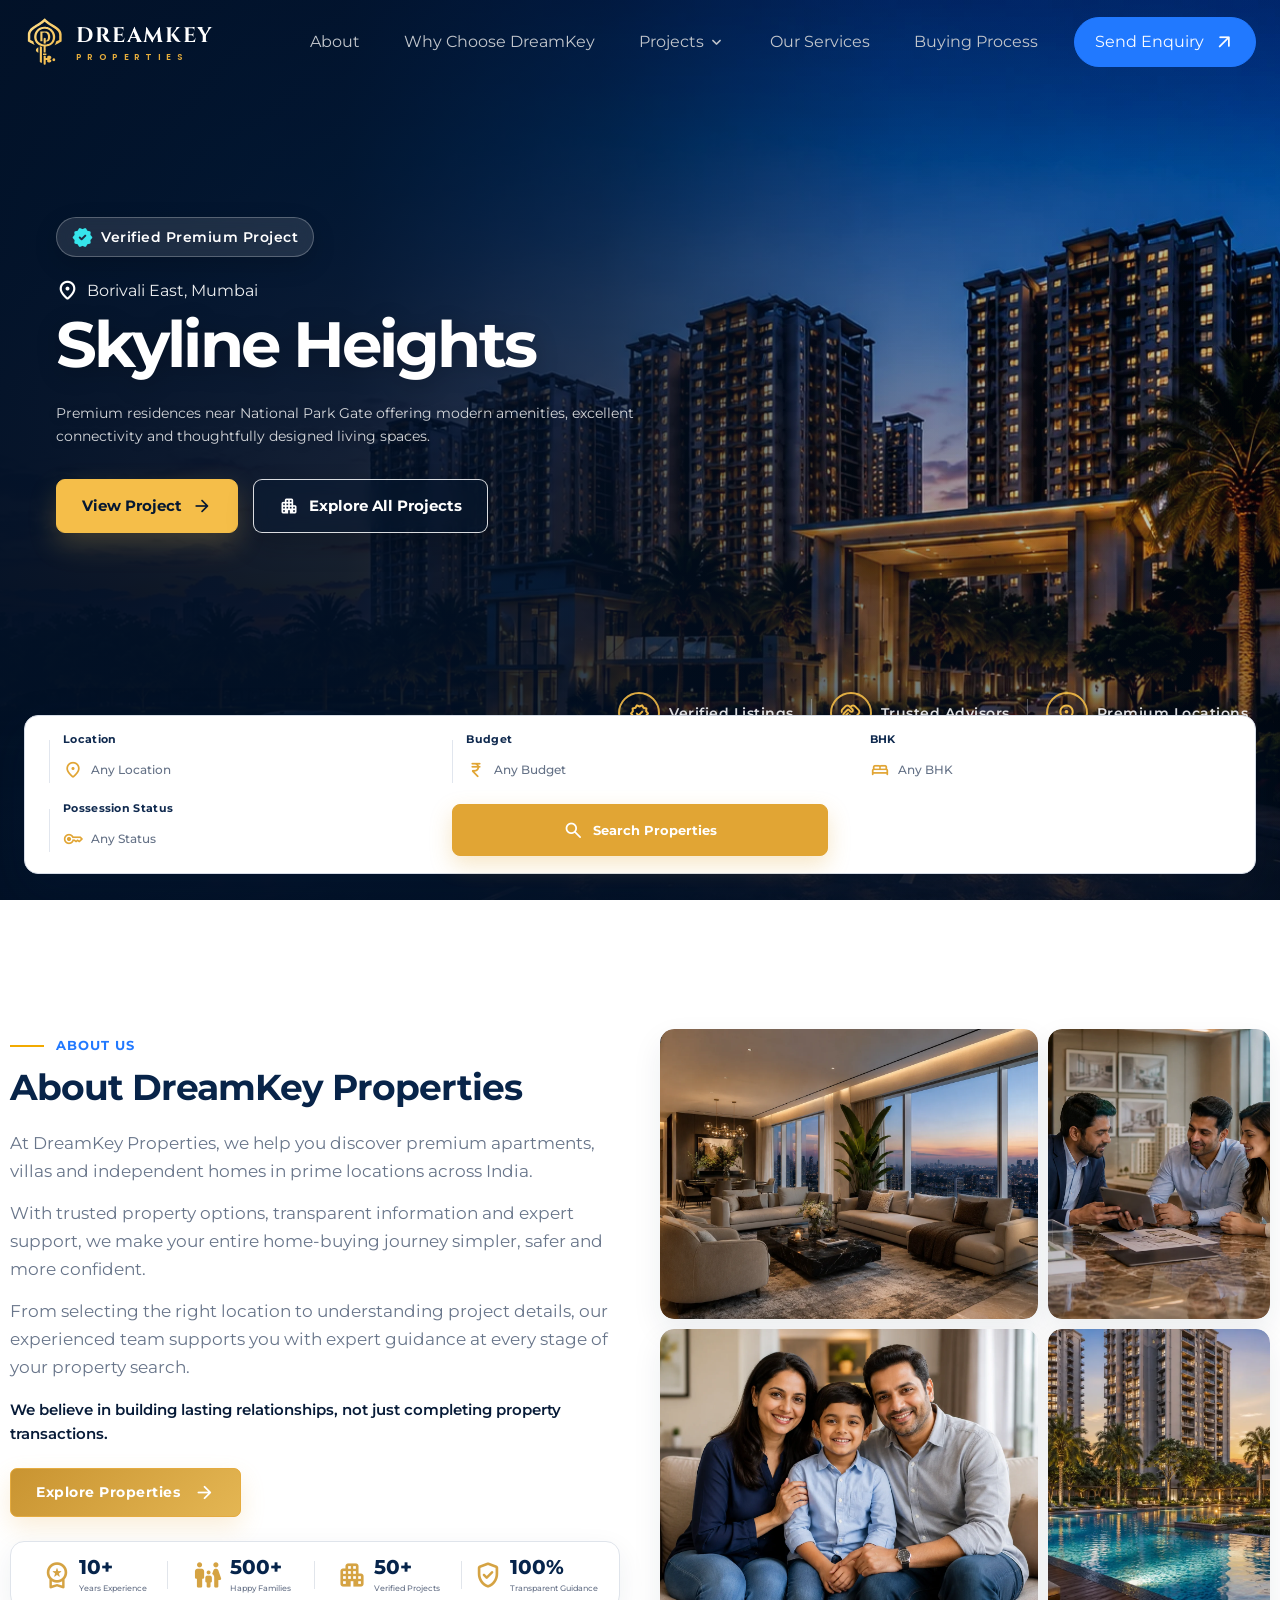
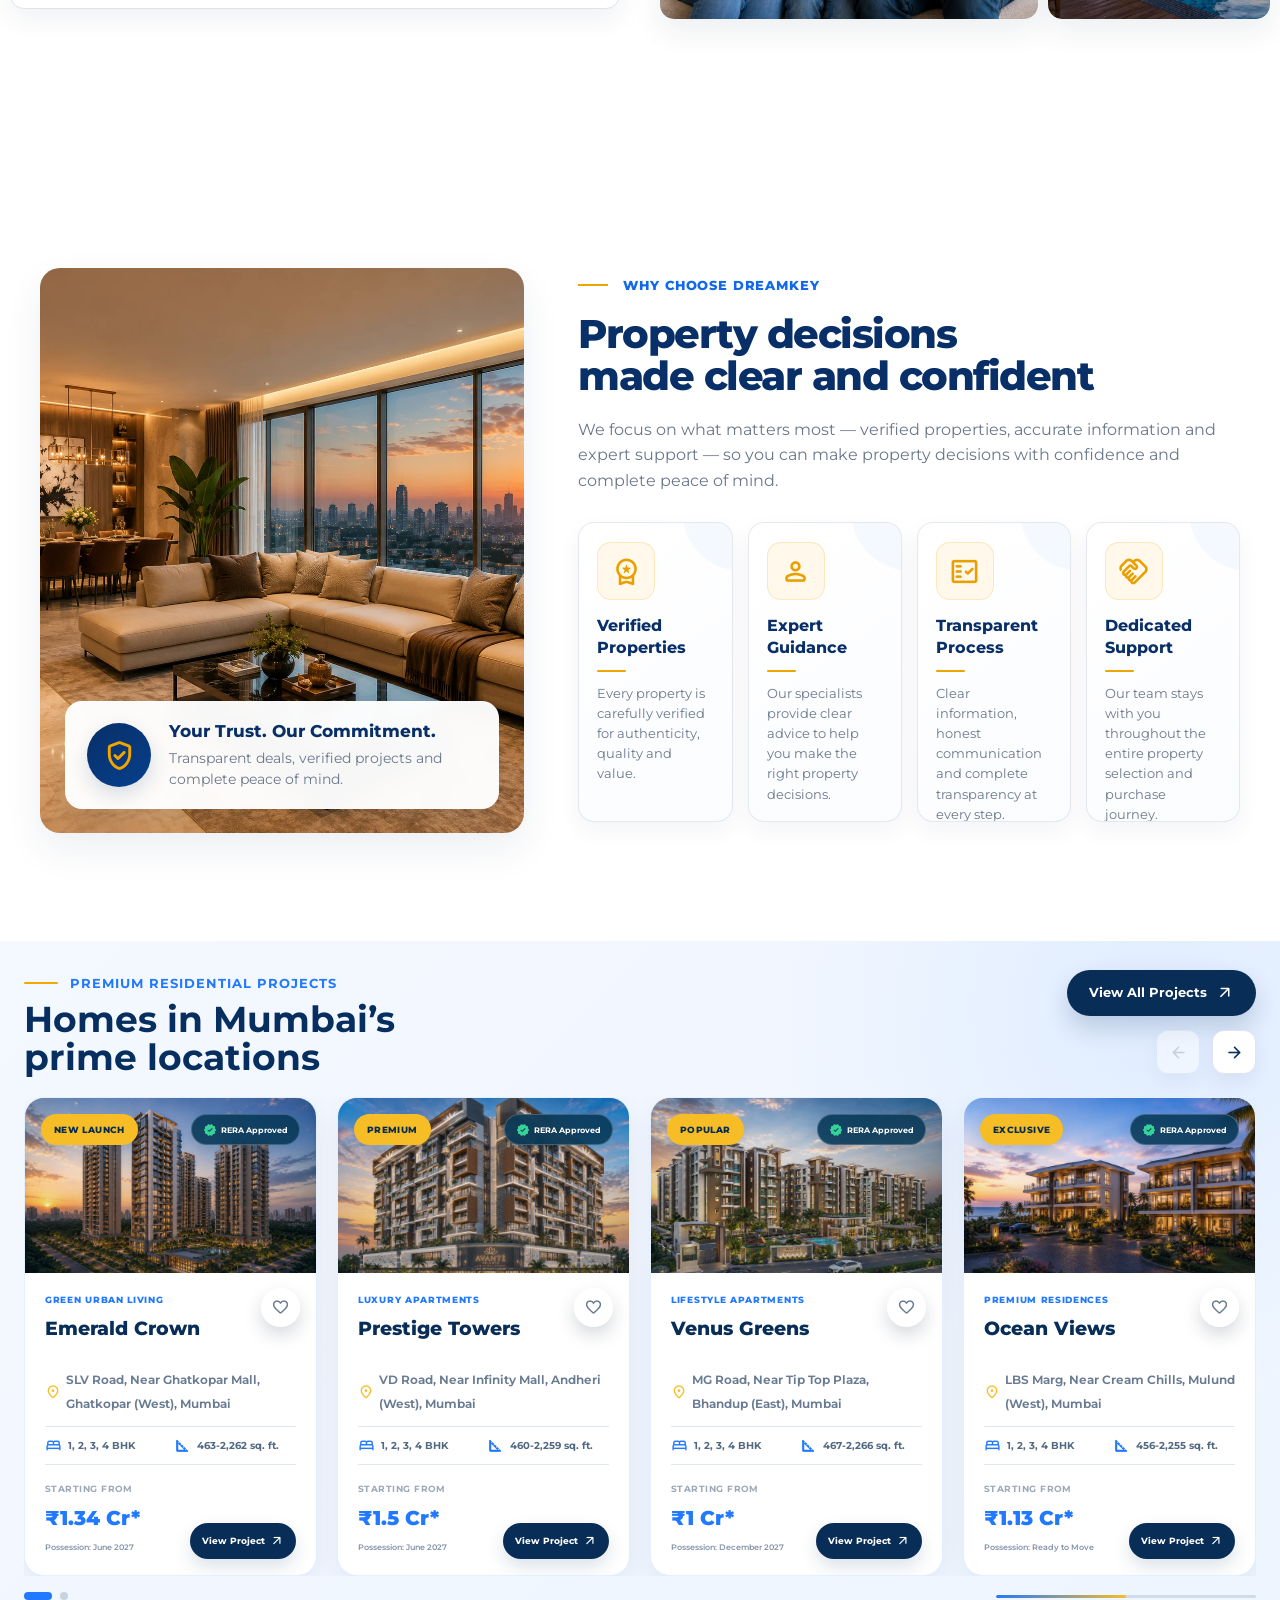
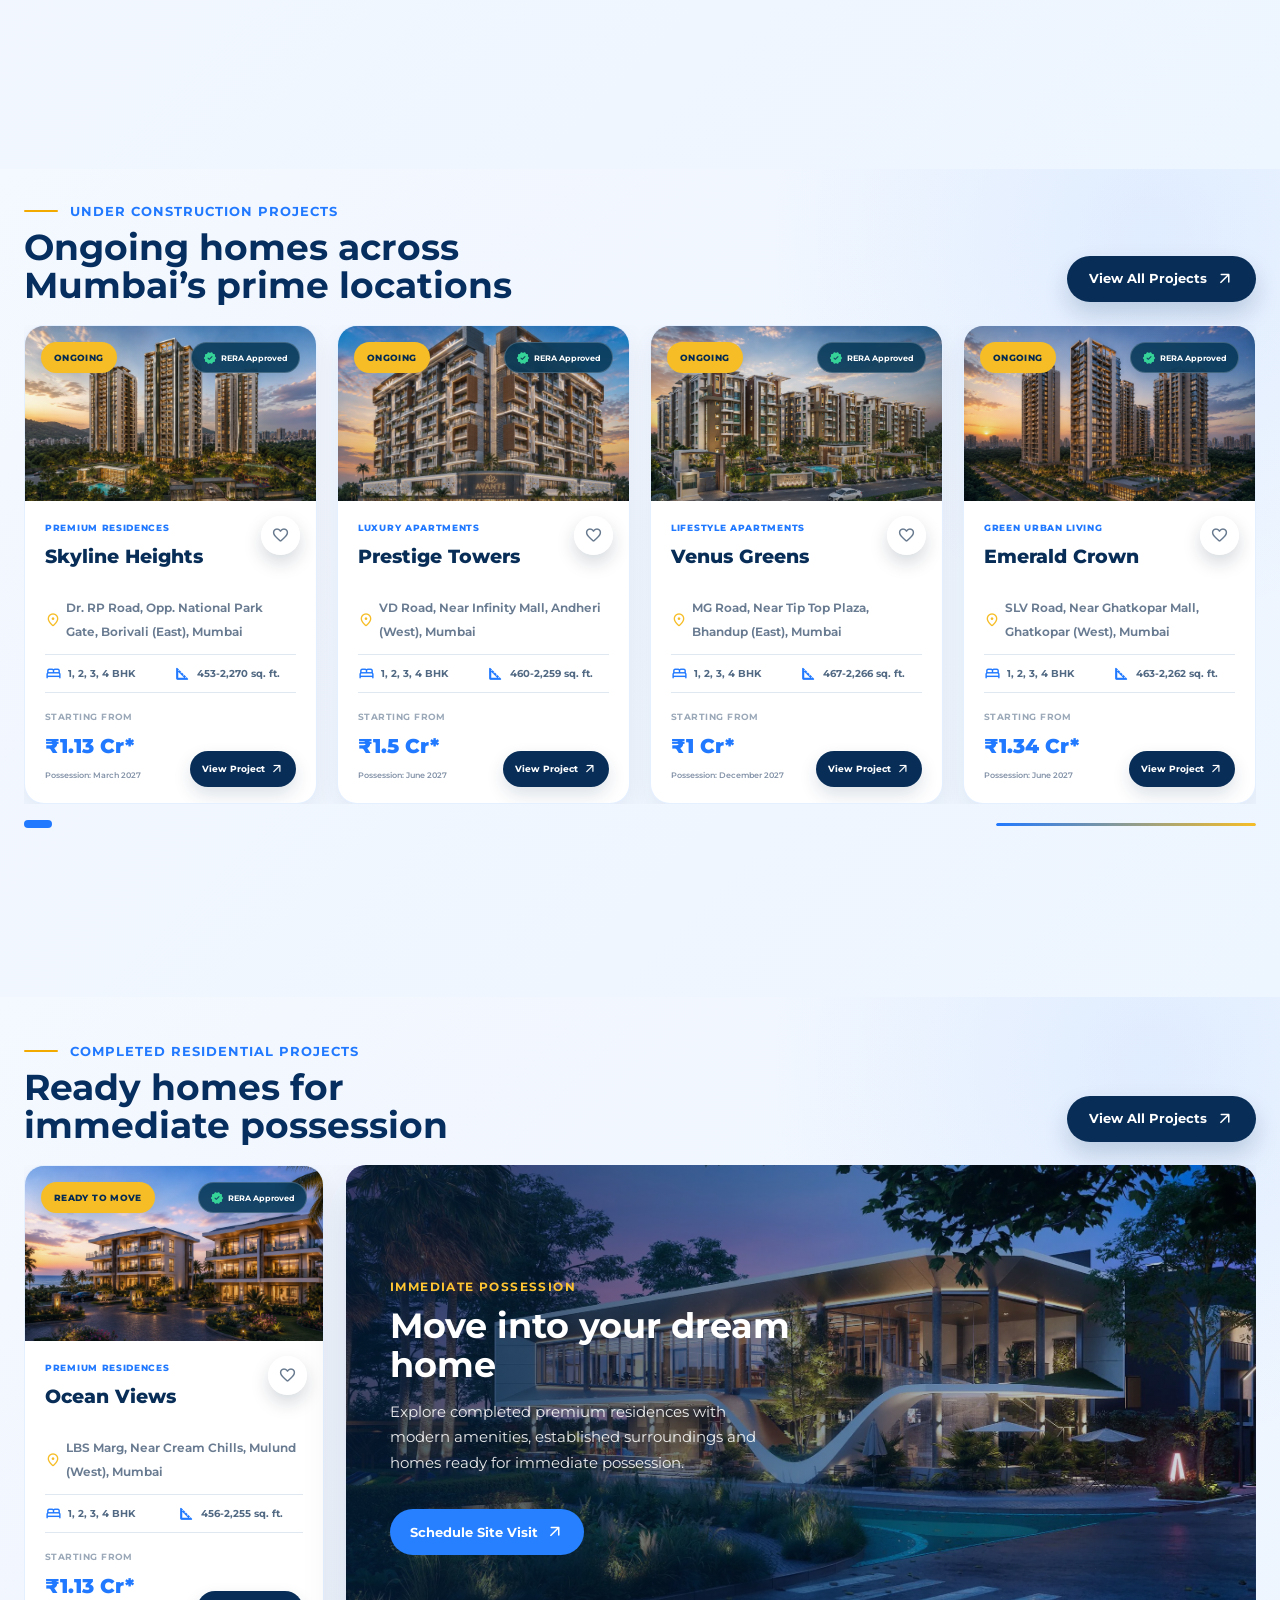
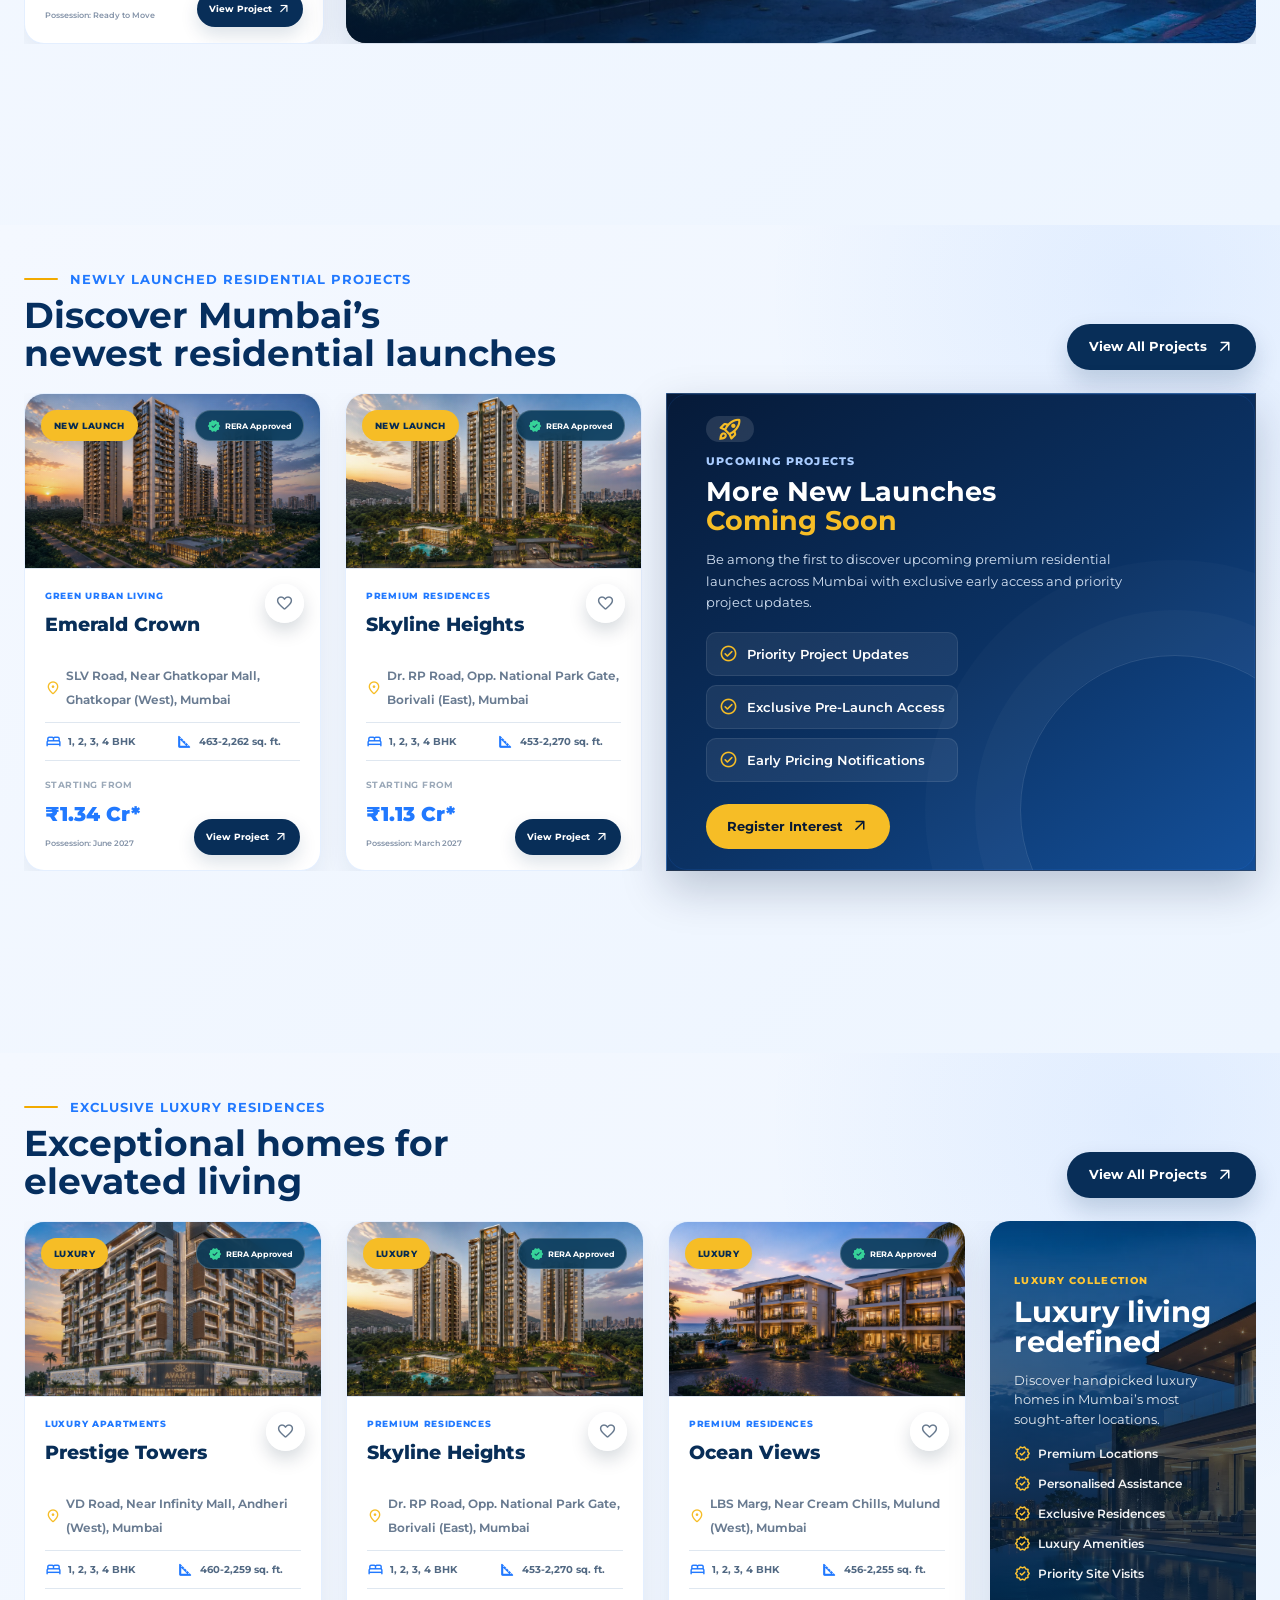
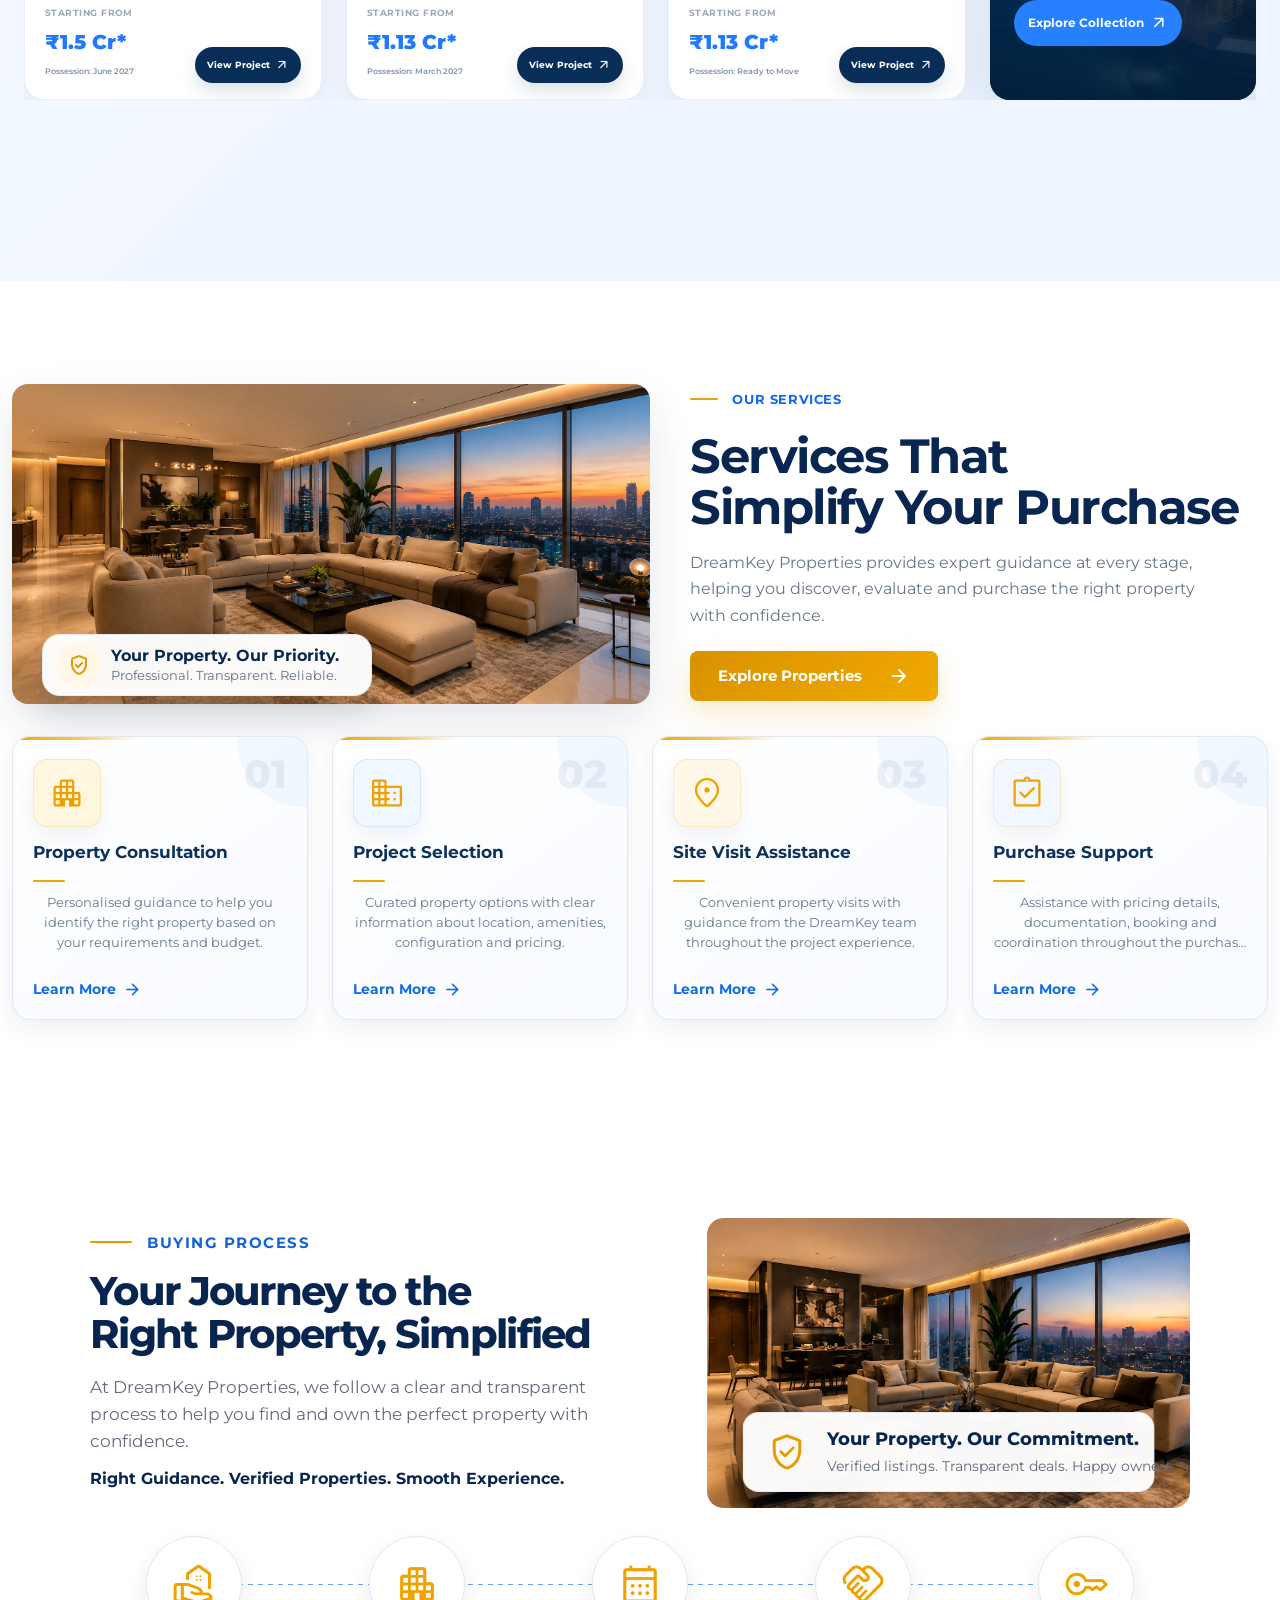
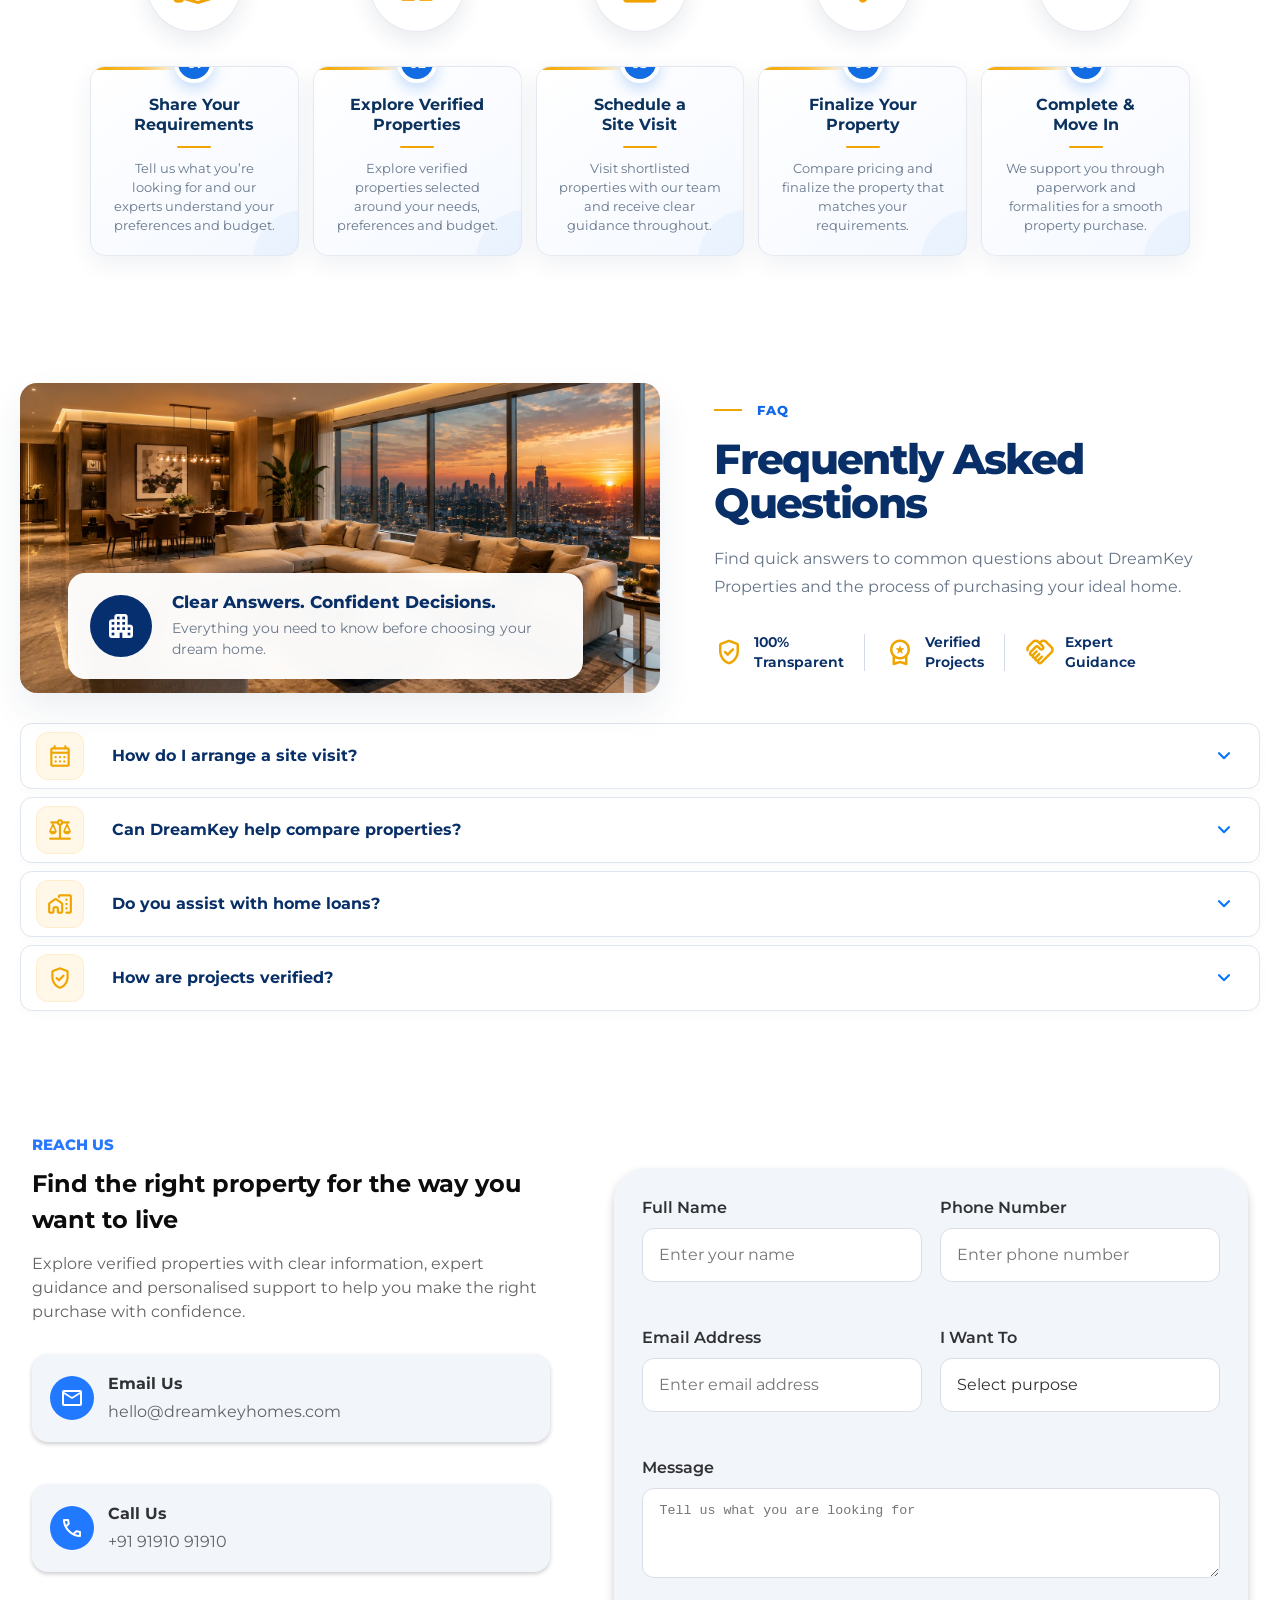
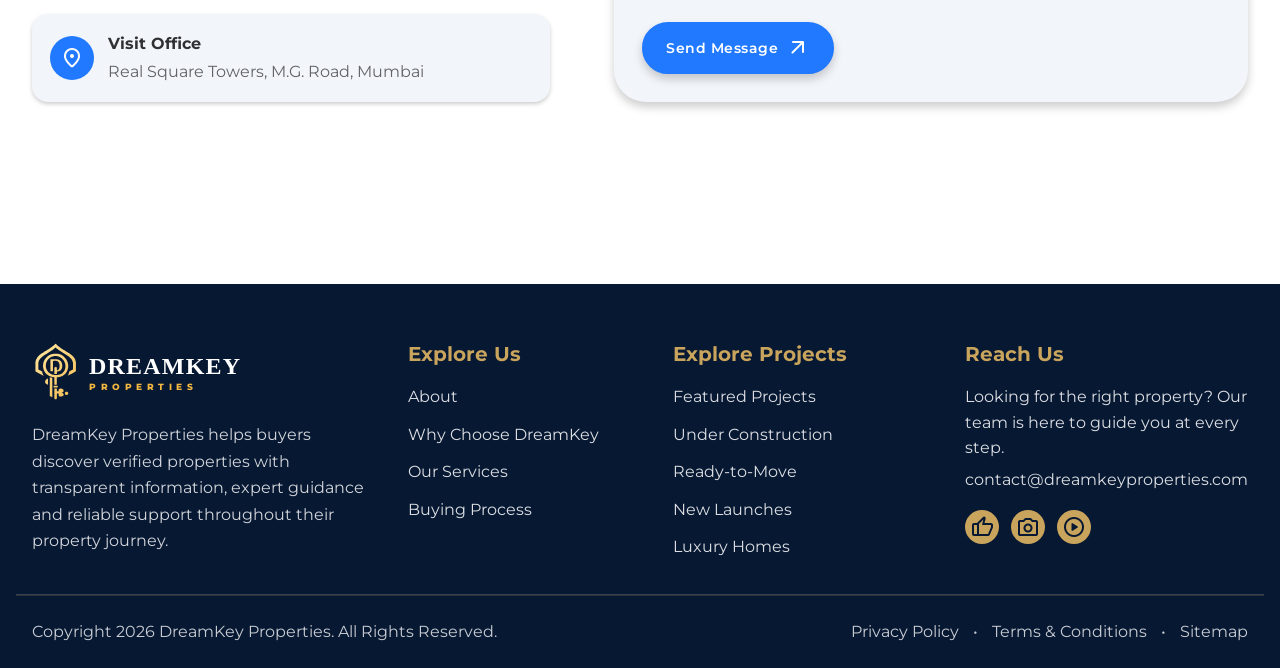
<file: index.html>
<!doctype html>
<html lang="en">
  <head>
    <!-- META STARTED -->
    <meta charset="UTF-8" />
    <meta name="viewport" content="width=device-width, initial-scale=1.0" />

    <title>DreamKey Properties | Premium Homes & Projects</title>

    <meta
      name="title"
      content="DreamKey Properties | Premium Homes & Projects"
    />

    <meta
      name="description"
      content="Explore verified apartments, villas and independent homes with DreamKey Properties. Discover premium residential projects with transparent information and expert guidance."
    />

    <link
      rel="canonical"
      href="https://techglowsolutionsindia.github.io/dreamkey-properties/"
    />
    <!-- META ENDED -->

    <!-- FAVICON STARTED -->
    <link
      rel="icon"
      href="./assets/images/logo/logo-navbar.svg"
      type="image/svg+xml"
    />
    <!-- FAVICON ENDED -->

    <!-- GOOGLE FONTS STARTED -->
    <link rel="preconnect" href="https://fonts.googleapis.com" />
    <link rel="preconnect" href="https://fonts.gstatic.com" crossorigin />

    <link
      href="https://fonts.googleapis.com/css2?family=Cinzel:wght@600;700&family=Montserrat:wght@400;500;600;700;800&family=Poppins:wght@400;500;600;700&family=Material+Symbols+Rounded:opsz,wght,FILL,GRAD@20..48,100..700,0..1,-50..200"
      rel="stylesheet"
    />

    <link
      rel="stylesheet"
      href="https://fonts.googleapis.com/css2?family=Material+Symbols+Rounded:opsz,wght,FILL,GRAD@20..48,100..700,0..1,-50..200"
    />
    <!-- GOOGLE FONTS ENDED -->

    <!-- STYLES STARTED -->
    <link rel="stylesheet" href="./assets/css/style.css" />
    <link rel="stylesheet" href="./assets/css/hero-slider.css" />
    <!-- STYLES ENDED -->

    <!-- SCRIPTS STARTED -->
    <script src="./assets/js/script.js" defer></script>
    <script src="./assets/js/hero-slider.js" defer></script>
    <!-- SCRIPTS ENDED -->
  </head>
  <body>
    <!-- HEADER SECTION STARTED -->
    <header class="header" data-header>
      <div class="container header-container">
        <!-- NAVBAR LOGO STARTED -->
        <a
          href="#home"
          class="navbar-brand"
          aria-label="DreamKey Properties home"
        >
          <img
            src="./assets/images/logo/logo-navbar.svg"
            width="52"
            height="64"
            alt=""
            class="navbar-brand-logo"
          />

          <span class="navbar-brand-text">
            <strong>DREAMKEY</strong>
            <span>PROPERTIES</span>
          </span>
        </a>
        <!-- NAVBAR LOGO ENDED -->

        <!-- MAIN NAVIGATION STARTED -->
        <nav class="navbar" aria-label="Primary navigation" data-navbar>
          <!-- NAVBAR MENU STARTED -->
          <ul class="navbar-list">
            <!-- ABOUT -->
            <li>
              <a href="#about" class="navbar-link">About</a>
            </li>

            <!-- WHY CHOOSE DREAMKEY -->
            <li>
              <a href="#why-us" class="navbar-link">Why Choose DreamKey</a>
            </li>

            <!-- PROJECTS DROPDOWN STARTED -->
            <li class="navbar-dropdown">
              <button
                type="button"
                class="navbar-link navbar-dropdown-toggle"
                aria-expanded="false"
                aria-controls="project-dropdown-menu"
              >
                <span>Projects</span>

                <span class="material-symbols-rounded" aria-hidden="true">
                  keyboard_arrow_down
                </span>
              </button>

              <ul class="navbar-dropdown-menu" id="project-dropdown-menu">
                <li>
                  <a href="#featured-projects" class="navbar-dropdown-link">
                    Featured Projects
                  </a>
                </li>

                <li>
                  <a href="#ongoing-projects" class="navbar-dropdown-link">
                    Under Construction
                  </a>
                </li>

                <li>
                  <a
                    href="#ready-to-move-projects"
                    class="navbar-dropdown-link"
                  >
                    Ready-to-Move
                  </a>
                </li>

                <li>
                  <a href="#new-launches" class="navbar-dropdown-link">
                    New Launches
                  </a>
                </li>

                <li>
                  <a href="#luxury-homes" class="navbar-dropdown-link">
                    Luxury Homes
                  </a>
                </li>
              </ul>
            </li>
            <!-- PROJECTS DROPDOWN ENDED -->

            <!-- OUR SERVICES -->
            <li>
              <a href="#our-services" class="navbar-link">Our Services</a>
            </li>

            <!-- BUYING PROCESS -->
            <li>
              <a href="#buying-process" class="navbar-link">Buying Process</a>
            </li>
          </ul>
          <!-- NAVBAR MENU ENDED -->

          <!-- CTA BUTTON STARTED -->
          <a href="#contact" class="navbar-cta">
            <span>Send Enquiry</span>

            <span class="material-symbols-rounded" aria-hidden="true">
              arrow_outward
            </span>
          </a>
          <!-- CTA BUTTON ENDED -->
        </nav>
        <!-- MAIN NAVIGATION ENDED -->

        <!-- Mobile Navigation Button -->
        <button
          type="button"
          class="nav-toggle-btn icon-btn"
          aria-label="Open navigation menu"
          aria-expanded="false"
          data-nav-toggler
        >
          <span class="material-symbols-rounded open" aria-hidden="true">
            menu
          </span>

          <span class="material-symbols-rounded close" aria-hidden="true">
            close
          </span>
        </button>
      </div>
    </header>
    <!-- HEADER SECTION ENDED -->

    <main>
      <article>
        <!-- ==================================================
     1. HERO SECTION STARTED
================================================== -->
        <section
          id="home"
          class="hero hero-slider"
          aria-label="Featured residential projects"
        >
          <!-- HERO SLIDES STARTED -->
          <div class="hero-slides" data-hero-slides>
            <!-- SKYLINE HEIGHTS SLIDE STARTED -->
            <article
              class="hero-slide active"
              data-hero-slide
              data-project="skyline-heights"
              aria-hidden="false"
            >
              <img
                src="./assets/images/project-details/skyline-heights/hero/skyline-heights-hero.webp"
                alt="Skyline Heights residential project in Borivali East, Mumbai"
                class="hero-background-image"
                width="1920"
                height="1080"
                fetchpriority="high"
              />

              <div class="hero-background-overlay" aria-hidden="true"></div>

              <div class="container hero-container">
                <div class="hero-content">
                  <div class="hero-badge">
                    <span
                      class="material-symbols-rounded hero-badge-icon"
                      aria-hidden="true"
                    >
                      verified
                    </span>

                    <span class="label-medium">Verified Premium Project</span>
                  </div>

                  <p class="hero-project-location">
                    <span class="material-symbols-rounded" aria-hidden="true">
                      location_on
                    </span>

                    <span>Borivali East, Mumbai</span>
                  </p>

                  <h1 class="headline-large hero-title">Skyline Heights</h1>

                  <p class="body-large hero-text">
                    Premium residences near National Park Gate offering modern
                    amenities, excellent connectivity and thoughtfully designed
                    living spaces.
                  </p>

                  <div class="hero-cta-wrapper">
                    <a
                      href="./project-details/skyline-heights.html"
                      class="hero-cta hero-cta-primary"
                    >
                      <span>View Project</span>

                      <span class="material-symbols-rounded" aria-hidden="true">
                        arrow_forward
                      </span>
                    </a>

                    <a
                      href="#featured-projects"
                      class="hero-cta hero-cta-secondary"
                    >
                      <span class="material-symbols-rounded" aria-hidden="true">
                        apartment
                      </span>

                      <span>Explore All Projects</span>
                    </a>
                  </div>
                </div>
              </div>
            </article>
            <!-- SKYLINE HEIGHTS SLIDE ENDED -->

            <!-- PRESTIGE TOWER SLIDE STARTED -->
            <article
              class="hero-slide"
              data-hero-slide
              data-project="prestige-tower"
              aria-hidden="true"
            >
              <img
                src="./assets/images/project-details/prestige-towers/hero/prestige-towers-hero.webp"
                alt="Prestige Tower residential project in Andheri West, Mumbai"
                class="hero-background-image"
                width="1920"
                height="1080"
                loading="lazy"
              />

              <div class="hero-background-overlay" aria-hidden="true"></div>

              <div class="container hero-container">
                <div class="hero-content">
                  <div class="hero-badge">
                    <span
                      class="material-symbols-rounded hero-badge-icon"
                      aria-hidden="true"
                    >
                      verified
                    </span>

                    <span class="label-medium">Verified Premium Project</span>
                  </div>

                  <p class="hero-project-location">
                    <span class="material-symbols-rounded" aria-hidden="true">
                      location_on
                    </span>

                    <span>Andheri West, Mumbai</span>
                  </p>

                  <h2 class="headline-large hero-title">Prestige Towers</h2>

                  <p class="body-large hero-text">
                    Contemporary urban residences near Infinity Mall with
                    premium comforts, excellent connectivity and convenient
                    access to everyday essentials.
                  </p>

                  <div class="hero-cta-wrapper">
                    <a
                      href="./project-details/prestige-towers.html"
                      class="hero-cta hero-cta-primary"
                    >
                      <span>View Project</span>

                      <span class="material-symbols-rounded" aria-hidden="true">
                        arrow_forward
                      </span>
                    </a>

                    <a
                      href="#featured-projects"
                      class="hero-cta hero-cta-secondary"
                    >
                      <span class="material-symbols-rounded" aria-hidden="true">
                        apartment
                      </span>

                      <span>Explore All Projects</span>
                    </a>
                  </div>
                </div>
              </div>
            </article>
            <!-- PRESTIGE TOWER SLIDE ENDED -->

            <!-- VENUS GREENS SLIDE STARTED -->
            <article
              class="hero-slide"
              data-hero-slide
              data-project="venus-greens"
              aria-hidden="true"
            >
              <img
                src="./assets/images/project-details/venus-greens/hero/venus-greens-hero.webp"
                alt="Venus Greens residential project in Bhandup East, Mumbai"
                class="hero-background-image"
                width="1920"
                height="1080"
                loading="lazy"
              />

              <div class="hero-background-overlay" aria-hidden="true"></div>

              <div class="container hero-container">
                <div class="hero-content">
                  <div class="hero-badge">
                    <span
                      class="material-symbols-rounded hero-badge-icon"
                      aria-hidden="true"
                    >
                      verified
                    </span>

                    <span class="label-medium">Verified Premium Project</span>
                  </div>

                  <p class="hero-project-location">
                    <span class="material-symbols-rounded" aria-hidden="true">
                      location_on
                    </span>

                    <span>Bhandup East, Mumbai</span>
                  </p>

                  <h2 class="headline-large hero-title">Venus Greens</h2>

                  <p class="body-large hero-text">
                    Peaceful modern homes near Tip Top Plaza combining green
                    surroundings, comfortable layouts and seamless city
                    connectivity.
                  </p>

                  <div class="hero-cta-wrapper">
                    <a
                      href="./project-details/venus-greens.html"
                      class="hero-cta hero-cta-primary"
                    >
                      <span>View Project</span>

                      <span class="material-symbols-rounded" aria-hidden="true">
                        arrow_forward
                      </span>
                    </a>

                    <a
                      href="#featured-projects"
                      class="hero-cta hero-cta-secondary"
                    >
                      <span class="material-symbols-rounded" aria-hidden="true">
                        apartment
                      </span>

                      <span>Explore All Projects</span>
                    </a>
                  </div>
                </div>
              </div>
            </article>
            <!-- VENUS GREENS SLIDE ENDED -->

            <!-- OCEAN VIEWS SLIDE STARTED -->
            <article
              class="hero-slide"
              data-hero-slide
              data-project="ocean-views"
              aria-hidden="true"
            >
              <img
                src="./assets/images/project-details/ocean-views/hero/ocean-views-hero.webp"
                alt="Ocean Views residential project in Mulund West, Mumbai"
                class="hero-background-image"
                width="1920"
                height="1080"
                loading="lazy"
              />

              <div class="hero-background-overlay" aria-hidden="true"></div>

              <div class="container hero-container">
                <div class="hero-content">
                  <div class="hero-badge">
                    <span
                      class="material-symbols-rounded hero-badge-icon"
                      aria-hidden="true"
                    >
                      verified
                    </span>

                    <span class="label-medium">Verified Premium Project</span>
                  </div>

                  <p class="hero-project-location">
                    <span class="material-symbols-rounded" aria-hidden="true">
                      location_on
                    </span>

                    <span>Mulund West, Mumbai</span>
                  </p>

                  <h2 class="headline-large hero-title">Ocean Views</h2>

                  <p class="body-large hero-text">
                    Elegant residences on LBS Marg offering spacious interiors,
                    lifestyle amenities and convenient access across Mumbai.
                  </p>

                  <div class="hero-cta-wrapper">
                    <a
                      href="./project-details/ocean-views.html"
                      class="hero-cta hero-cta-primary"
                    >
                      <span>View Project</span>

                      <span class="material-symbols-rounded" aria-hidden="true">
                        arrow_forward
                      </span>
                    </a>

                    <a
                      href="#featured-projects"
                      class="hero-cta hero-cta-secondary"
                    >
                      <span class="material-symbols-rounded" aria-hidden="true">
                        apartment
                      </span>

                      <span>Explore All Projects</span>
                    </a>
                  </div>
                </div>
              </div>
            </article>
            <!-- OCEAN VIEWS SLIDE ENDED -->

            <!-- EMERALD CROWN SLIDE STARTED -->
            <article
              class="hero-slide"
              data-hero-slide
              data-project="emerald-crown"
              aria-hidden="true"
            >
              <img
                src="./assets/images/project-details/emerald-crown/hero/emerald-crown-hero.webp"
                alt="Emerald Crown residential project in Ghatkopar West, Mumbai"
                class="hero-background-image"
                width="1920"
                height="1080"
                loading="lazy"
              />

              <div class="hero-background-overlay" aria-hidden="true"></div>

              <div class="container hero-container">
                <div class="hero-content">
                  <div class="hero-badge">
                    <span
                      class="material-symbols-rounded hero-badge-icon"
                      aria-hidden="true"
                    >
                      verified
                    </span>

                    <span class="label-medium">Verified Premium Project</span>
                  </div>

                  <p class="hero-project-location">
                    <span class="material-symbols-rounded" aria-hidden="true">
                      location_on
                    </span>

                    <span>Ghatkopar West, Mumbai</span>
                  </p>

                  <h2 class="headline-large hero-title">Emerald Crown</h2>

                  <p class="body-large hero-text">
                    Refined city residences near Ghatkopar Mall featuring modern
                    amenities, premium design and excellent neighbourhood
                    connectivity.
                  </p>

                  <div class="hero-cta-wrapper">
                    <a
                      href="./project-details/emerald-crown.html"
                      class="hero-cta hero-cta-primary"
                    >
                      <span>View Project</span>

                      <span class="material-symbols-rounded" aria-hidden="true">
                        arrow_forward
                      </span>
                    </a>

                    <a
                      href="#featured-projects"
                      class="hero-cta hero-cta-secondary"
                    >
                      <span class="material-symbols-rounded" aria-hidden="true">
                        apartment
                      </span>

                      <span>Explore All Projects</span>
                    </a>
                  </div>
                </div>
              </div>
            </article>
            <!-- EMERALD CROWN SLIDE ENDED -->
          </div>
          <!-- HERO SLIDES ENDED -->

          <!-- HERO TRUST INFORMATION STARTED -->
          <div class="container hero-trust-container">
            <div class="hero-trust-list">
              <div class="hero-trust-item">
                <span class="material-symbols-rounded" aria-hidden="true">
                  verified
                </span>

                <span class="label-medium">Verified Listings</span>
              </div>

              <div class="hero-trust-item">
                <span class="material-symbols-rounded" aria-hidden="true">
                  handshake
                </span>

                <span class="label-medium">Trusted Advisors</span>
              </div>

              <div class="hero-trust-item">
                <span class="material-symbols-rounded" aria-hidden="true">
                  location_on
                </span>

                <span class="label-medium">Premium Locations</span>
              </div>
            </div>
          </div>
          <!-- HERO TRUST INFORMATION ENDED -->

          <!-- HERO PROPERTY SEARCH STARTED -->
          <div class="container hero-search-container">
            <form
              class="hero-property-search"
              id="property-search-form"
              action="./projects.html"
              method="get"
            >
              <input type="hidden" name="search" value="1" />
              <div class="hero-search-field">
                <label for="search-location">Location</label>

                <div class="hero-search-control">
                  <span class="material-symbols-rounded" aria-hidden="true">
                    location_on
                  </span>

                  <select id="search-location" name="location">
                    <option value="">Any Location</option>
                    <option value="borivali">Borivali East</option>
                    <option value="andheri">Andheri West</option>
                    <option value="bhandup">Bhandup East</option>
                    <option value="mulund">Mulund West</option>
                    <option value="ghatkopar">Ghatkopar West</option>
                  </select>
                </div>
              </div>

              <div class="hero-search-field">
                <label for="search-budget">Budget</label>

                <div class="hero-search-control">
                  <span class="material-symbols-rounded" aria-hidden="true">
                    currency_rupee
                  </span>

                  <select id="search-budget" name="budget">
                    <option value="">Any Budget</option>
                    <option value="under-1cr">Under ₹1 Cr</option>
                    <option value="1cr-1-25cr">₹1 Cr – ₹1.25 Cr</option>
                    <option value="1-25cr-1-5cr">₹1.25 Cr – ₹1.5 Cr</option>
                    <option value="above-1-5cr">Above ₹1.5 Cr</option>
                  </select>
                </div>
              </div>

              <div class="hero-search-field">
                <label for="search-bhk">BHK</label>

                <div class="hero-search-control">
                  <span class="material-symbols-rounded" aria-hidden="true">
                    bed
                  </span>

                  <select id="search-bhk" name="bhk">
                    <option value="">Any BHK</option>
                    <option value="1-bhk">1 BHK</option>
                    <option value="2-bhk">2 BHK</option>
                    <option value="3-bhk">3 BHK</option>
                    <option value="4-bhk">4 BHK</option>
                  </select>
                </div>
              </div>

              <div class="hero-search-field">
                <label for="search-possession">Possession Status</label>

                <div class="hero-search-control">
                  <span class="material-symbols-rounded" aria-hidden="true">
                    key
                  </span>

                  <select id="search-possession" name="possession">
                    <option value="">Any Status</option>
                    <option value="ready-to-move">Ready to Move</option>
                    <option value="under-construction">
                      Under Construction
                    </option>
                    <option value="new-launch">New Launch</option>
                  </select>
                </div>
              </div>

              <button type="submit" class="hero-search-btn">
                <span class="material-symbols-rounded" aria-hidden="true">
                  search
                </span>

                <span>Search Properties</span>
              </button>
            </form>
          </div>
          <!-- HERO PROPERTY SEARCH ENDED -->

          <!-- HERO SLIDER PROGRESS STARTED -->
          <!-- <div class="hero-slider-progress" aria-hidden="true">
            <span data-hero-progress></span>
          </div> -->
          <!-- HERO SLIDER PROGRESS ENDED -->
        </section>
        <!-- ==================================================
     1. HERO SECTION ENDED
================================================== -->

        <!-- ==================================================
   2. ABOUT SECTION STARTED
================================================== -->
        <section
          id="about"
          class="section about-section"
          aria-labelledby="about-title"
        >
          <div class="container about-container">
            <!-- ABOUT CONTENT AREA STARTED -->
            <div class="about-content">
              <span class="section-subtitle">About Us</span>

              <h2 class="section-title headline-small" id="about-title">
                About DreamKey Properties
              </h2>

              <p class="section-text body-large">
                At DreamKey Properties, we help you discover premium apartments,
                villas and independent homes in prime locations across India.
              </p>

              <p class="section-text body-large">
                With trusted property options, transparent information and
                expert support, we make your entire home-buying journey simpler,
                safer and more confident.
              </p>

              <p class="section-text body-large">
                From selecting the right location to understanding project
                details, our experienced team supports you with expert guidance
                at every stage of your property search.
              </p>

              <p class="about-closing-text">
                We believe in building lasting relationships, not just
                completing property transactions.
              </p>

              <a href="#featured-projects" class="about-btn label-medium">
                <span>Explore Properties</span>

                <span class="material-symbols-rounded" aria-hidden="true">
                  arrow_forward
                </span>
              </a>

              <!-- ABOUT STATISTICS STARTED -->
              <div class="about-statistics">
                <div class="about-stat-item">
                  <span
                    class="material-symbols-rounded about-stat-icon"
                    aria-hidden="true"
                  >
                    workspace_premium
                  </span>

                  <div class="about-stat-content">
                    <strong>10+</strong>
                    <span>Years Experience</span>
                  </div>
                </div>

                <div class="about-stat-item">
                  <span
                    class="material-symbols-rounded about-stat-icon"
                    aria-hidden="true"
                  >
                    family_restroom
                  </span>

                  <div class="about-stat-content">
                    <strong>500+</strong>
                    <span>Happy Families</span>
                  </div>
                </div>

                <div class="about-stat-item">
                  <span
                    class="material-symbols-rounded about-stat-icon"
                    aria-hidden="true"
                  >
                    apartment
                  </span>

                  <div class="about-stat-content">
                    <strong>50+</strong>
                    <span>Verified Projects</span>
                  </div>
                </div>

                <div class="about-stat-item">
                  <span
                    class="material-symbols-rounded about-stat-icon"
                    aria-hidden="true"
                  >
                    verified_user
                  </span>

                  <div class="about-stat-content">
                    <strong>100%</strong>
                    <span>Transparent Guidance</span>
                  </div>
                </div>
              </div>
              <!-- ABOUT STATISTICS ENDED -->
            </div>
            <!-- ABOUT CONTENT AREA ENDED -->

            <!-- ABOUT IMAGE COLLAGE STARTED -->
            <div class="about-gallery">
              <figure class="about-gallery-item about-gallery-main">
                <img
                  src="./assets/images/about/about-luxury-interior.webp"
                  width="1200"
                  height="800"
                  loading="lazy"
                  alt="Premium apartment interior offered by DreamKey Properties"
                  class="img-cover"
                />
              </figure>

              <figure class="about-gallery-item about-gallery-consultation">
                <img
                  src="./assets/images/about/about-client-consultation.webp"
                  width="800"
                  height="600"
                  loading="lazy"
                  alt="Property consultant assisting clients during a home consultation"
                  class="img-cover"
                />
              </figure>

              <figure class="about-gallery-item about-gallery-amenities">
                <img
                  src="./assets/images/about/about-happy-indian-family.webp"
                  width="1200"
                  height="600"
                  loading="lazy"
                  alt="Premium residential lifestyle amenities and landscaped pool"
                  class="img-cover"
                />
              </figure>

              <figure class="about-gallery-item about-gallery-project">
                <img
                  src="./assets/images/about/about-lifestyle-amenities.webp"
                  width="800"
                  height="800"
                  loading="lazy"
                  alt="Modern residential development available through DreamKey Properties"
                  class="img-cover"
                />
              </figure>
            </div>
            <!-- ABOUT IMAGE COLLAGE ENDED -->
          </div>
        </section>
        <!-- ==================================================
   2. ABOUT SECTION ENDED
================================================== -->

        <!-- ==================================================
   3. WHY CHOOSE DREAMKEY SECTION STARTED
================================================== -->

        <section
          class="why-dreamkey-section"
          id="why-us"
          aria-labelledby="why-dreamkey-title"
        >
          <div class="why-dreamkey-container">
            <!-- ==================================================
       LEFT IMAGE AREA STARTED
    ================================================== -->

            <div class="why-dreamkey-visual">
              <img
                src="./assets/images/why-choose-dreamkey/why-choose-dreamkey.webp"
                alt="Premium modern residential property interior"
                class="why-dreamkey-image"
                loading="lazy"
              />

              <!-- IMAGE OVERLAY CARD STARTED -->
              <div class="why-dreamkey-trust-card">
                <div class="why-dreamkey-trust-icon">
                  <span class="material-symbols-rounded" aria-hidden="true">
                    verified_user
                  </span>
                </div>

                <div class="why-dreamkey-trust-content">
                  <h3>Your Trust. Our Commitment.</h3>

                  <p>
                    Transparent deals, verified projects and complete peace of
                    mind.
                  </p>
                </div>
              </div>
              <!-- IMAGE OVERLAY CARD ENDED -->
            </div>

            <!-- ==================================================
       LEFT IMAGE AREA ENDED
    ================================================== -->

            <!-- ==================================================
       RIGHT CONTENT STARTED
    ================================================== -->

            <div class="why-dreamkey-content">
              <!-- EYEBROW -->
              <div class="why-dreamkey-eyebrow">
                <span></span>
                <strong>Why Choose DreamKey</strong>
              </div>

              <!-- MAIN TITLE -->
              <h2 class="why-dreamkey-title" id="why-dreamkey-title">
                Property decisions
                <span>made clear and confident</span>
              </h2>

              <!-- DESCRIPTION -->
              <p class="why-dreamkey-description">
                We focus on what matters most — verified properties, accurate
                information and expert support — so you can make property
                decisions with confidence and complete peace of mind.
              </p>

              <!-- ==================================================
         BENEFIT CARDS STARTED
      ================================================== -->

              <div class="why-dreamkey-grid">
                <!-- CARD 01 -->
                <article class="why-dreamkey-card">
                  <div class="why-dreamkey-card-icon">
                    <span class="material-symbols-rounded" aria-hidden="true">
                      workspace_premium
                    </span>
                  </div>

                  <h3>
                    Verified
                    <span>Properties</span>
                  </h3>

                  <span class="why-dreamkey-card-line"></span>

                  <p>
                    Every property is carefully verified for authenticity,
                    quality and value.
                  </p>
                </article>

                <!-- CARD 02 -->
                <article class="why-dreamkey-card">
                  <div class="why-dreamkey-card-icon">
                    <span class="material-symbols-rounded" aria-hidden="true">
                      person
                    </span>
                  </div>

                  <h3>
                    Expert
                    <span>Guidance</span>
                  </h3>

                  <span class="why-dreamkey-card-line"></span>

                  <p>
                    Our specialists provide clear advice to help you make the
                    right property decisions.
                  </p>
                </article>

                <!-- CARD 03 -->
                <article class="why-dreamkey-card">
                  <div class="why-dreamkey-card-icon">
                    <span class="material-symbols-rounded" aria-hidden="true">
                      fact_check
                    </span>
                  </div>

                  <h3>
                    Transparent
                    <span>Process</span>
                  </h3>

                  <span class="why-dreamkey-card-line"></span>

                  <p>
                    Clear information, honest communication and complete
                    transparency at every step.
                  </p>
                </article>

                <!-- CARD 04 -->
                <article class="why-dreamkey-card">
                  <div class="why-dreamkey-card-icon">
                    <span class="material-symbols-rounded" aria-hidden="true">
                      handshake
                    </span>
                  </div>

                  <h3>
                    Dedicated
                    <span>Support</span>
                  </h3>

                  <span class="why-dreamkey-card-line"></span>

                  <p>
                    Our team stays with you throughout the entire property
                    selection and purchase journey.
                  </p>
                </article>
              </div>

              <!-- ==================================================
         BENEFIT CARDS ENDED
      ================================================== -->
            </div>

            <!-- ==================================================
       RIGHT CONTENT ENDED
    ================================================== -->
          </div>
        </section>

        <!-- ==================================================
   3. WHY CHOOSE DREAMKEY SECTION ENDED
================================================== -->

        <!-- ==================================================
   4. FEATURED PROJECTS SECTION STARTED
================================================== -->
        <section
          id="featured-projects"
          class="featured-projects-section"
          data-project-carousel
          aria-labelledby="featured-projects-title"
        >
          <div class="container featured-projects-container">
            <!-- FEATURED PROJECTS HEADER STARTED -->
            <div class="featured-projects-header">
              <div class="featured-projects-heading">
                <span class="featured-projects-eyebrow">
                  Premium Residential Projects
                </span>

                <h2 id="featured-projects-title">
                  Homes in Mumbai’s <br />
                  prime locations
                </h2>
              </div>

              <div class="featured-projects-header-actions">
                <a
                  href="./projects.html?category=featured"
                  class="featured-projects-view-all"
                >
                  <span>View All Projects</span>

                  <span class="material-symbols-rounded" aria-hidden="true">
                    arrow_outward
                  </span>
                </a>

                <div class="featured-projects-navigation">
                  <button
                    type="button"
                    class="featured-projects-header-arrow featured-projects-slider-prev"
                    data-project-carousel-prev
                    aria-label="View previous ongoing project"
                  >
                    <span class="material-symbols-rounded" aria-hidden="true">
                      arrow_back
                    </span>
                  </button>

                  <div class="featured-projects-counter" aria-live="polite">
                    <strong data-project-carousel-current>01</strong>
                    <span></span>
                    <small data-project-carousel-total>01</small>
                  </div>

                  <button
                    type="button"
                    class="featured-projects-header-arrow featured-projects-slider-next"
                    data-project-carousel-next
                    aria-label="View next ongoing project"
                  >
                    <span class="material-symbols-rounded" aria-hidden="true">
                      arrow_forward
                    </span>
                  </button>
                </div>
              </div>
            </div>
            <!-- FEATURED PROJECTS HEADER ENDED -->

            <!-- FEATURED PROJECTS SLIDER STARTED -->
            <div
              class="featured-projects-slider"
              data-project-carousel-slider
              tabindex="0"
              aria-label="DreamKey Properties featured residential projects"
            >
              <div class="featured-projects-slider-viewport">
                <!-- ==================================================
     FEATURED PROJECTS - EXCEL GENERATED CARDS
================================================== -->
                <div
                  class="featured-projects-slider-track"
                  data-homepage-featured-track
                ></div>
              </div>
            </div>
            <!-- FEATURED PROJECTS SLIDER ENDED -->

            <!-- FEATURED PROJECTS PROGRESS STARTED -->
            <div class="featured-projects-progress-area">
              <div
                class="featured-projects-slider-dots"
                data-project-carousel-dots
                aria-label="Featured projects slider navigation"
              ></div>

              <div class="featured-projects-progress">
                <span data-project-carousel-progress></span>
              </div>
            </div>
            <!-- FEATURED PROJECTS PROGRESS ENDED -->
          </div>
        </section>
        <!-- ==================================================
   4. FEATURED PROJECTS SECTION ENDED
================================================== -->

        <!-- ==================================================
     5. ONGOING PROJECTS SECTION STARTED
================================================== -->
        <section
          id="ongoing-projects"
          class="featured-projects-section"
          data-project-carousel
          aria-labelledby="ongoing-projects-title"
        >
          <div class="container featured-projects-container">
            <!-- ONGOING PROJECTS HEADER STARTED -->
            <div class="featured-projects-header">
              <div class="featured-projects-heading">
                <span class="featured-projects-eyebrow">
                  Under Construction Projects
                </span>

                <h2 id="ongoing-projects-title">
                  Ongoing homes across <br />
                  Mumbai’s prime locations
                </h2>
              </div>

              <div class="featured-projects-header-actions">
                <a
                  href="./projects.html?category=ongoing"
                  class="featured-projects-view-all"
                >
                  <span>View All Projects</span>

                  <span class="material-symbols-rounded" aria-hidden="true">
                    arrow_outward
                  </span>
                </a>

                <div class="featured-projects-navigation">
                  <button
                    type="button"
                    class="featured-projects-header-arrow"
                    data-project-carousel-prev
                    aria-label="View previous ongoing project"
                  >
                    <span class="material-symbols-rounded" aria-hidden="true">
                      arrow_back
                    </span>
                  </button>

                  <div class="featured-projects-counter" aria-live="polite">
                    <strong data-project-carousel-current>01</strong>
                    <span></span>
                    <small data-project-carousel-total>01</small>
                  </div>

                  <button
                    type="button"
                    class="featured-projects-header-arrow"
                    data-project-carousel-next
                    aria-label="View next ongoing project"
                  >
                    <span class="material-symbols-rounded" aria-hidden="true">
                      arrow_forward
                    </span>
                  </button>
                </div>
              </div>
            </div>
            <!-- ONGOING PROJECTS HEADER ENDED -->

            <!-- ONGOING PROJECTS SLIDER STARTED -->
            <div
              class="featured-projects-slider"
              data-project-carousel-slider
              tabindex="0"
              aria-label="DreamKey Properties ongoing residential projects"
            >
              <div class="featured-projects-slider-viewport">
                <!-- ==================================================
     ONGOING PROJECTS - EXCEL GENERATED CARDS
================================================== -->
                <div
                  class="featured-projects-slider-track"
                  data-homepage-project-track="ongoing"
                ></div>
              </div>
            </div>
            <!-- ONGOING PROJECTS SLIDER ENDED -->

            <!-- ONGOING PROJECTS PROGRESS STARTED -->
            <div class="featured-projects-progress-area">
              <div
                class="featured-projects-slider-dots"
                data-project-carousel-dots
                aria-label="Ongoing projects slider navigation"
              ></div>

              <div class="featured-projects-progress">
                <span data-project-carousel-progress></span>
              </div>
            </div>
            <!-- ONGOING PROJECTS PROGRESS ENDED -->
          </div>
        </section>
        <!-- ==================================================
     5. ONGOING PROJECTS SECTION ENDED
================================================== -->

        <!-- ==================================================
     6. READY TO MOVE PROJECTS SECTION STARTED
================================================== -->
        <section
          id="ready-to-move-projects"
          class="featured-projects-section"
          aria-labelledby="ready-to-move-projects-title"
        >
          <div class="container featured-projects-container">
            <!-- READY TO MOVE PROJECTS HEADER STARTED -->
            <div class="featured-projects-header">
              <div class="featured-projects-heading">
                <span class="featured-projects-eyebrow">
                  Completed Residential Projects
                </span>

                <h2 id="ready-to-move-projects-title">
                  Ready homes for <br />
                  immediate possession
                </h2>
              </div>

              <div class="featured-projects-header-actions">
                <a
                  href="./projects.html?category=ready-to-move"
                  class="featured-projects-view-all"
                >
                  <span>View All Projects</span>

                  <span class="material-symbols-rounded" aria-hidden="true">
                    arrow_outward
                  </span>
                </a>
              </div>
            </div>
            <!-- READY TO MOVE PROJECTS HEADER ENDED -->

            <!-- READY TO MOVE PROJECTS LIST STARTED -->
            <div
              class="featured-projects-slider"
              aria-label="DreamKey Properties ready-to-move residential projects"
            >
              <div class="featured-projects-slider-viewport">
                <!-- ==================================================
     READY TO MOVE - EXCEL GENERATED CARDS
================================================== -->
                <div
                  class="featured-projects-slider-track"
                  data-homepage-project-track="ready-to-move"
                >
                  <!-- READY TO MOVE PROMOTIONAL BANNER STARTED -->
                  <article class="ready-to-move-banner">
                    <img
                      src="assets/images/featured-projects/ready-to-move-banner.webp"
                      alt="Luxury ready-to-move residential clubhouse with landscaped surroundings"
                      loading="lazy"
                    />

                    <div class="ready-to-move-banner-overlay"></div>

                    <div class="ready-to-move-banner-content">
                      <span class="ready-to-move-banner-label">
                        Immediate Possession
                      </span>

                      <h3>Move into your dream home</h3>

                      <p>
                        Explore completed premium residences with modern
                        amenities, established surroundings and homes ready for
                        immediate possession.
                      </p>

                      <a href="#contact" class="ready-to-move-banner-button">
                        <span>Schedule Site Visit</span>

                        <span
                          class="material-symbols-rounded"
                          aria-hidden="true"
                        >
                          arrow_outward
                        </span>
                      </a>
                    </div>
                  </article>
                  <!-- READY TO MOVE PROMOTIONAL BANNER ENDED -->
                </div>
              </div>
            </div>
            <!-- READY TO MOVE PROJECTS LIST ENDED -->
          </div>
        </section>
        <!-- ==================================================
     6. READY TO MOVE PROJECTS SECTION ENDED
================================================== -->

        <!-- ==================================================
     7. NEW LAUNCHES PROJECTS SECTION STARTED
================================================== -->
        <section
          id="new-launches"
          class="featured-projects-section"
          aria-labelledby="new-launches-title"
        >
          <div class="container featured-projects-container">
            <!-- NEW LAUNCHES PROJECTS HEADER STARTED -->
            <div class="featured-projects-header">
              <div class="featured-projects-heading">
                <span class="featured-projects-eyebrow">
                  Newly Launched Residential Projects
                </span>

                <h2 id="new-launches-title">
                  Discover Mumbai’s <br />
                  newest residential launches
                </h2>
              </div>

              <div class="featured-projects-header-actions">
                <a
                  href="./projects.html?category=new-launches"
                  class="featured-projects-view-all"
                >
                  <span>View All Projects</span>

                  <span class="material-symbols-rounded" aria-hidden="true">
                    arrow_outward
                  </span>
                </a>
              </div>
            </div>
            <!-- NEW LAUNCHES PROJECTS HEADER ENDED -->

            <!-- NEW LAUNCHES CONTENT STARTED -->
            <div class="new-launches-layout">
              <!-- NEW LAUNCHES PROJECT CARDS STARTED -->
              <div
                class="featured-projects-slider"
                aria-label="DreamKey Properties newly launched residential projects"
              >
                <div class="featured-projects-slider-viewport">
                  <!-- ==================================================
               NEW LAUNCHES - EXCEL GENERATED CARDS
          ================================================== -->
                  <div
                    class="featured-projects-slider-track"
                    data-homepage-project-track="new-launches"
                  ></div>
                </div>
              </div>
              <!-- NEW LAUNCHES PROJECT CARDS ENDED -->

              <!-- NEW LAUNCHES PROMOTIONAL PANEL STARTED -->
              <aside
                class="new-launches-promo"
                aria-labelledby="new-launches-promo-title"
              >
                <div class="new-launches-promo-content">
                  <span class="new-launches-promo-icon">
                    <span class="material-symbols-rounded" aria-hidden="true">
                      rocket_launch
                    </span>
                  </span>

                  <span class="new-launches-promo-tag">
                    Upcoming Projects
                  </span>

                  <h3 id="new-launches-promo-title">
                    More New Launches
                    <span>Coming Soon</span>
                  </h3>

                  <p>
                    Be among the first to discover upcoming premium residential
                    launches across Mumbai with exclusive early access and
                    priority project updates.
                  </p>

                  <ul class="new-launches-promo-list">
                    <li>
                      <span class="material-symbols-rounded" aria-hidden="true">
                        check_circle
                      </span>

                      Priority Project Updates
                    </li>

                    <li>
                      <span class="material-symbols-rounded" aria-hidden="true">
                        check_circle
                      </span>

                      Exclusive Pre-Launch Access
                    </li>

                    <li>
                      <span class="material-symbols-rounded" aria-hidden="true">
                        check_circle
                      </span>

                      Early Pricing Notifications
                    </li>
                  </ul>

                  <a href="#contact" class="new-launches-promo-button">
                    <span>Register Interest</span>

                    <span class="material-symbols-rounded" aria-hidden="true">
                      arrow_outward
                    </span>
                  </a>
                </div>
              </aside>
              <!-- NEW LAUNCHES PROMOTIONAL PANEL ENDED -->
            </div>
            <!-- NEW LAUNCHES CONTENT ENDED -->
          </div>
        </section>
        <!-- ==================================================
     7. NEW LAUNCHES PROJECTS SECTION ENDED
================================================== -->

        <!-- ==================================================
     8. LUXURY HOMES SECTION STARTED
================================================== -->
        <section
          id="luxury-homes"
          class="featured-projects-section"
          aria-labelledby="luxury-homes-title"
        >
          <div class="container featured-projects-container">
            <!-- LUXURY HOMES HEADER STARTED -->
            <div class="featured-projects-header">
              <div class="featured-projects-heading">
                <span class="featured-projects-eyebrow">
                  Exclusive Luxury Residences
                </span>

                <h2 id="luxury-homes-title">
                  Exceptional homes for <br />
                  elevated living
                </h2>
              </div>

              <div class="featured-projects-header-actions">
                <a
                  href="./projects.html?category=luxury-homes"
                  class="featured-projects-view-all"
                >
                  <span>View All Projects</span>

                  <span class="material-symbols-rounded" aria-hidden="true">
                    arrow_outward
                  </span>
                </a>
              </div>
            </div>
            <!-- LUXURY HOMES HEADER ENDED -->

            <!-- LUXURY HOMES CONTENT STARTED -->
            <div
              class="featured-projects-slider luxury-homes-slider"
              aria-label="DreamKey Properties luxury residential projects"
            >
              <div class="featured-projects-slider-viewport">
                <div
                  class="featured-projects-slider-track"
                  data-homepage-project-track="luxury-homes"
                >
                  <!-- ==================================================
               LUXURY HOMES - EXCEL GENERATED CARDS
               Prestige Towers
               Skyline Heights
               Ocean Views
          ================================================== -->

                  <!-- LUXURY HOMES PROMOTIONAL BANNER STARTED -->
                  <article class="luxury-homes-banner">
                    <img
                      src="assets/images/featured-projects/luxury-homes-banner.webp"
                      alt="Premium luxury residence with elegant interiors and exclusive amenities"
                      loading="lazy"
                    />

                    <div class="luxury-homes-banner-overlay"></div>

                    <div class="luxury-homes-banner-content">
                      <span class="luxury-homes-banner-label">
                        Luxury Collection
                      </span>

                      <h3>
                        Luxury living
                        <span>redefined</span>
                      </h3>

                      <p>
                        Discover handpicked luxury homes in Mumbai’s most
                        sought-after locations.
                      </p>

                      <ul class="luxury-homes-banner-highlights">
                        <li>
                          <span
                            class="material-symbols-rounded"
                            aria-hidden="true"
                          >
                            verified
                          </span>

                          Premium Locations
                        </li>

                        <li>
                          <span
                            class="material-symbols-rounded"
                            aria-hidden="true"
                          >
                            verified
                          </span>

                          Personalised Assistance
                        </li>

                        <li>
                          <span
                            class="material-symbols-rounded"
                            aria-hidden="true"
                          >
                            verified
                          </span>

                          Exclusive Residences
                        </li>

                        <li>
                          <span
                            class="material-symbols-rounded"
                            aria-hidden="true"
                          >
                            verified
                          </span>

                          Luxury Amenities
                        </li>

                        <li>
                          <span
                            class="material-symbols-rounded"
                            aria-hidden="true"
                          >
                            verified
                          </span>

                          Priority Site Visits
                        </li>
                      </ul>

                      <a
                        href="./projects.html?category=luxury-homes"
                        class="luxury-homes-banner-button"
                      >
                        <span>Explore Collection</span>

                        <span
                          class="material-symbols-rounded"
                          aria-hidden="true"
                        >
                          arrow_outward
                        </span>
                      </a>
                    </div>
                  </article>
                  <!-- LUXURY HOMES PROMOTIONAL BANNER ENDED -->
                </div>
              </div>
            </div>
            <!-- LUXURY HOMES CONTENT ENDED -->
          </div>
        </section>
        <!-- ==================================================
     8. LUXURY HOMES SECTION ENDED
================================================== -->

        <!-- ==================================================
     9. OUR SERVICES SECTION STARTED
================================================== -->
        <section
          class="our-services-section"
          id="our-services"
          aria-labelledby="our-services-title"
        >
          <div class="our-services-container">
            <!-- TOP AREA STARTED -->
            <div class="our-services-top">
              <!-- LEFT VISUAL STARTED -->
              <div class="our-services-visual">
                <img
                  src="./assets/images/services/services-main.webp"
                  alt="Premium residential property represented by DreamKey Properties"
                  class="our-services-image"
                  loading="lazy"
                />

                <!-- IMAGE BADGE -->
                <div class="our-services-image-badge">
                  <div class="our-services-badge-icon">
                    <span class="material-symbols-rounded" aria-hidden="true">
                      verified_user
                    </span>
                  </div>

                  <div class="our-services-badge-content">
                    <strong>Your Property. Our Priority.</strong>
                    <span>Professional. Transparent. Reliable.</span>
                  </div>
                </div>
                <!-- IMAGE BADGE -->
              </div>
              <!-- LEFT VISUAL ENDED -->

              <!-- RIGHT CONTENT STARTED -->
              <div class="our-services-content">
                <div class="our-services-eyebrow">
                  <span></span>
                  <strong>Our Services</strong>
                </div>

                <h2 class="our-services-title" id="our-services-title">
                  Services That
                  <span>Simplify Your Purchase</span>
                </h2>

                <p class="our-services-text">
                  DreamKey Properties provides expert guidance at every stage,
                  helping you discover, evaluate and purchase the right property
                  with confidence.
                </p>

                <a href="#featured-projects" class="our-services-main-btn">
                  <span>Explore Properties</span>

                  <span class="material-symbols-rounded" aria-hidden="true">
                    arrow_forward
                  </span>
                </a>
              </div>
              <!-- RIGHT CONTENT ENDED -->
            </div>
            <!-- TOP AREA ENDED -->

            <!-- SERVICE CARDS STARTED -->
            <div class="our-services-grid">
              <!-- SERVICE CARD 01 -->
              <article class="our-service-card">
                <span class="our-service-number">01</span>

                <div class="our-service-icon">
                  <span class="material-symbols-rounded" aria-hidden="true">
                    apartment
                  </span>
                </div>

                <h3>Property Consultation</h3>

                <span class="our-service-line"></span>

                <p>
                  Personalised guidance to help you identify the right property
                  based on your requirements and budget.
                </p>

                <button
                  class="our-service-learn-more"
                  type="button"
                  data-service="consultation"
                >
                  <span>Learn More</span>

                  <span class="material-symbols-rounded" aria-hidden="true">
                    arrow_forward
                  </span>
                </button>
              </article>

              <!-- SERVICE CARD 02 -->
              <article class="our-service-card">
                <span class="our-service-number">02</span>

                <div class="our-service-icon">
                  <span class="material-symbols-rounded" aria-hidden="true">
                    domain
                  </span>
                </div>

                <h3>Project Selection</h3>

                <span class="our-service-line"></span>

                <p>
                  Curated property options with clear information about
                  location, amenities, configuration and pricing.
                </p>

                <button
                  class="our-service-learn-more"
                  type="button"
                  data-service="selection"
                >
                  <span>Learn More</span>

                  <span class="material-symbols-rounded" aria-hidden="true">
                    arrow_forward
                  </span>
                </button>
              </article>

              <!-- SERVICE CARD 03 -->
              <article class="our-service-card">
                <span class="our-service-number">03</span>

                <div class="our-service-icon">
                  <span class="material-symbols-rounded" aria-hidden="true">
                    location_on
                  </span>
                </div>

                <h3>Site Visit Assistance</h3>

                <span class="our-service-line"></span>

                <p>
                  Convenient property visits with guidance from the DreamKey
                  team throughout the project experience.
                </p>

                <button
                  class="our-service-learn-more"
                  type="button"
                  data-service="visit"
                >
                  <span>Learn More</span>

                  <span class="material-symbols-rounded" aria-hidden="true">
                    arrow_forward
                  </span>
                </button>
              </article>

              <!-- SERVICE CARD 04 -->
              <article class="our-service-card">
                <span class="our-service-number">04</span>

                <div class="our-service-icon">
                  <span class="material-symbols-rounded" aria-hidden="true">
                    assignment_turned_in
                  </span>
                </div>

                <h3>Purchase Support</h3>

                <span class="our-service-line"></span>

                <p>
                  Assistance with pricing details, documentation, booking and
                  coordination throughout the purchase process.
                </p>

                <button
                  class="our-service-learn-more"
                  type="button"
                  data-service="purchase"
                >
                  <span>Learn More</span>

                  <span class="material-symbols-rounded" aria-hidden="true">
                    arrow_forward
                  </span>
                </button>
              </article>
            </div>
            <!-- SERVICE CARDS ENDED -->
          </div>
        </section>
        <!-- ==================================================
     9. OUR SERVICES SECTION ENDED
================================================== -->

        <!-- ==================================================
     10. OUR SERVICES MODAL STARTED
================================================== -->
        <div class="our-services-modal" data-services-modal aria-hidden="true">
          <div
            class="our-services-modal-dialog"
            role="dialog"
            aria-modal="true"
            aria-labelledby="our-services-modal-title"
          >
            <!-- CLOSE BUTTON -->
            <button
              type="button"
              class="our-services-modal-close"
              data-services-modal-close
              aria-label="Close service details"
            >
              <span class="material-symbols-rounded" aria-hidden="true">
                close
              </span>
            </button>

            <!-- MODAL ICON -->
            <div class="our-services-modal-icon">
              <span
                class="material-symbols-rounded"
                data-services-modal-icon
                aria-hidden="true"
              >
                apartment
              </span>
            </div>

            <span class="our-services-modal-eyebrow"> DreamKey Service </span>

            <h3
              class="our-services-modal-title"
              id="our-services-modal-title"
              data-services-modal-title
            >
              Property Consultation
            </h3>

            <p
              class="our-services-modal-description"
              data-services-modal-description
            >
              Get personalised guidance to find the right property.
            </p>

            <div class="our-services-modal-divider"></div>

            <h4>How we help you</h4>

            <ul class="our-services-modal-list" data-services-modal-list></ul>

            <a
              href="#contact"
              class="our-services-modal-btn"
              data-services-modal-cta
            >
              <span data-services-modal-cta-text>
                Get Property Assistance
              </span>

              <span class="material-symbols-rounded" aria-hidden="true">
                arrow_forward
              </span>
            </a>
          </div>
        </div>
        <!-- ==================================================
     10. OUR SERVICES MODAL ENDED
================================================== -->

        <!-- ==================================================
     11. BUYING PROCESS SECTION STARTED
================================================== -->
        <section
          class="buying-process-section"
          id="buying-process"
          aria-labelledby="buying-process-title"
        >
          <div class="buying-process-container">
            <!-- TOP AREA STARTED -->
            <div class="buying-process-top">
              <!-- LEFT CONTENT STARTED -->
              <div class="buying-process-content">
                <div class="buying-process-eyebrow">
                  <span></span>
                  <strong>Buying Process</strong>
                </div>

                <h2 class="buying-process-title" id="buying-process-title">
                  Your Journey to the
                  <span>Right Property, Simplified</span>
                </h2>

                <p class="buying-process-description">
                  At DreamKey Properties, we follow a clear and transparent
                  process to help you find and own the perfect property with
                  confidence.
                </p>

                <p class="buying-process-highlight">
                  Right Guidance. Verified Properties. Smooth Experience.
                </p>
              </div>
              <!-- LEFT CONTENT ENDED -->

              <!-- RIGHT IMAGE STARTED -->
              <div class="buying-process-visual">
                <img
                  src="./assets/images/buying-process/buying-process.webp"
                  alt="Premium modern residential property interior"
                  class="buying-process-image"
                  loading="lazy"
                />

                <!-- IMAGE OVERLAY CARD STARTED -->
                <div class="buying-process-trust-card">
                  <span class="buying-process-trust-icon">
                    <span class="material-symbols-rounded" aria-hidden="true">
                      verified_user
                    </span>
                  </span>

                  <div>
                    <h3>Your Property. Our Commitment.</h3>

                    <p>Verified listings. Transparent deals. Happy owners.</p>
                  </div>
                </div>
                <!-- IMAGE OVERLAY CARD ENDED -->
              </div>
              <!-- RIGHT IMAGE ENDED -->
            </div>
            <!-- TOP AREA ENDED -->

            <!-- PROCESS STEPS STARTED -->
            <div class="buying-process-steps">
              <!-- CONNECTING LINE -->
              <div class="buying-process-line" aria-hidden="true"></div>

              <!-- STEP 01 STARTED -->
              <article class="buying-process-step">
                <div class="buying-process-step-icon">
                  <span class="material-symbols-rounded" aria-hidden="true">
                    real_estate_agent
                  </span>
                </div>

                <div class="buying-process-step-card">
                  <span class="buying-process-number">01</span>

                  <h3>
                    Share Your
                    <span>Requirements</span>
                  </h3>

                  <span class="buying-process-card-line"></span>

                  <p>
                    Tell us what you’re looking for and our experts understand
                    your preferences and budget.
                  </p>
                </div>
              </article>
              <!-- STEP 01 ENDED -->

              <!-- STEP 02 STARTED -->
              <article class="buying-process-step">
                <div class="buying-process-step-icon">
                  <span class="material-symbols-rounded" aria-hidden="true">
                    apartment
                  </span>
                </div>

                <div class="buying-process-step-card">
                  <span class="buying-process-number">02</span>

                  <h3>
                    Explore Verified
                    <span>Properties</span>
                  </h3>

                  <span class="buying-process-card-line"></span>

                  <p>
                    Explore verified properties selected around your needs,
                    preferences and budget.
                  </p>
                </div>
              </article>
              <!-- STEP 02 ENDED -->

              <!-- STEP 03 STARTED -->
              <article class="buying-process-step">
                <div class="buying-process-step-icon">
                  <span class="material-symbols-rounded" aria-hidden="true">
                    calendar_month
                  </span>
                </div>

                <div class="buying-process-step-card">
                  <span class="buying-process-number">03</span>

                  <h3>
                    Schedule a
                    <span>Site Visit</span>
                  </h3>

                  <span class="buying-process-card-line"></span>

                  <p>
                    Visit shortlisted properties with our team and receive clear
                    guidance throughout.
                  </p>
                </div>
              </article>
              <!-- STEP 03 ENDED -->

              <!-- STEP 04 STARTED -->
              <article class="buying-process-step">
                <div class="buying-process-step-icon">
                  <span class="material-symbols-rounded" aria-hidden="true">
                    handshake
                  </span>
                </div>

                <div class="buying-process-step-card">
                  <span class="buying-process-number">04</span>

                  <h3>
                    Finalize Your
                    <span>Property</span>
                  </h3>

                  <span class="buying-process-card-line"></span>

                  <p>
                    Compare pricing and finalize the property that matches your
                    requirements.
                  </p>
                </div>
              </article>
              <!-- STEP 04 ENDED -->

              <!-- STEP 05 STARTED -->
              <article class="buying-process-step">
                <div class="buying-process-step-icon">
                  <span class="material-symbols-rounded" aria-hidden="true">
                    key
                  </span>
                </div>

                <div class="buying-process-step-card">
                  <span class="buying-process-number">05</span>

                  <h3>
                    Complete &amp;
                    <span>Move In</span>
                  </h3>

                  <span class="buying-process-card-line"></span>

                  <p>
                    We support you through paperwork and formalities for a
                    smooth property purchase.
                  </p>
                </div>
              </article>
              <!-- STEP 05 ENDED -->
            </div>
            <!-- PROCESS STEPS ENDED -->
          </div>
        </section>
        <!-- ==================================================
     11. BUYING PROCESS SECTION ENDED
================================================== -->

        <!-- ==================================================
   12. FAQ SECTION STARTED
================================================== -->

        <section
          class="homepage-faq-section"
          id="faq"
          aria-labelledby="homepage-faq-title"
        >
          <div class="homepage-faq-container">
            <!-- FAQ TOP AREA STARTED -->
            <div class="homepage-faq-top">
              <!-- LEFT IMAGE STARTED -->
              <div class="homepage-faq-visual">
                <img
                  src="./assets/images/faq/faq.webp"
                  alt="Luxury modern apartment interior"
                  class="homepage-faq-image"
                  loading="lazy"
                />

                <!-- IMAGE OVERLAY CARD STARTED -->
                <div class="homepage-faq-image-card">
                  <span class="homepage-faq-image-card-icon">
                    <span class="material-symbols-rounded" aria-hidden="true">
                      apartment
                    </span>
                  </span>

                  <div class="homepage-faq-image-card-content">
                    <h3>Clear Answers. Confident Decisions.</h3>

                    <p>
                      Everything you need to know before choosing your dream
                      home.
                    </p>
                  </div>
                </div>
                <!-- IMAGE OVERLAY CARD ENDED -->
              </div>
              <!-- LEFT IMAGE ENDED -->

              <!-- RIGHT CONTENT STARTED -->
              <div class="homepage-faq-content">
                <div class="homepage-faq-eyebrow">
                  <span></span>
                  <strong>FAQ</strong>
                </div>

                <h2 class="homepage-faq-title" id="homepage-faq-title">
                  Frequently Asked
                  <span>Questions</span>
                </h2>

                <p class="homepage-faq-description">
                  Find quick answers to common questions about DreamKey
                  Properties and the process of purchasing your ideal home.
                </p>

                <!-- TRUST POINTS STARTED -->
                <div class="homepage-faq-trust-list">
                  <div class="homepage-faq-trust-item">
                    <span class="homepage-faq-trust-icon">
                      <span class="material-symbols-rounded" aria-hidden="true">
                        verified_user
                      </span>
                    </span>

                    <span>
                      100%<br />
                      Transparent
                    </span>
                  </div>

                  <span class="homepage-faq-trust-divider"></span>

                  <div class="homepage-faq-trust-item">
                    <span class="homepage-faq-trust-icon">
                      <span class="material-symbols-rounded" aria-hidden="true">
                        workspace_premium
                      </span>
                    </span>

                    <span>
                      Verified<br />
                      Projects
                    </span>
                  </div>

                  <span class="homepage-faq-trust-divider"></span>

                  <div class="homepage-faq-trust-item">
                    <span class="homepage-faq-trust-icon">
                      <span class="material-symbols-rounded" aria-hidden="true">
                        handshake
                      </span>
                    </span>

                    <span>
                      Expert<br />
                      Guidance
                    </span>
                  </div>
                </div>
                <!-- TRUST POINTS ENDED -->
              </div>
              <!-- RIGHT CONTENT ENDED -->
            </div>
            <!-- FAQ TOP AREA ENDED -->

            <!-- FAQ ACCORDION STARTED -->
            <div class="homepage-faq-list">
              <!-- FAQ 02 -->
              <article class="homepage-faq-item">
                <button
                  class="homepage-faq-question"
                  type="button"
                  aria-expanded="false"
                >
                  <span class="homepage-faq-question-icon">
                    <span class="material-symbols-rounded" aria-hidden="true">
                      calendar_month
                    </span>
                  </span>

                  <span class="homepage-faq-question-text">
                    How do I arrange a site visit?
                  </span>

                  <span
                    class="material-symbols-rounded homepage-faq-arrow"
                    aria-hidden="true"
                  >
                    keyboard_arrow_down
                  </span>
                </button>

                <div class="homepage-faq-answer">
                  <div class="homepage-faq-answer-inner">
                    <p>
                      Contact our team with your preferred property and suitable
                      date. We will coordinate the visit and guide you
                      throughout the property inspection.
                    </p>
                  </div>
                </div>
              </article>

              <!-- FAQ 03 -->
              <article class="homepage-faq-item">
                <button
                  class="homepage-faq-question"
                  type="button"
                  aria-expanded="false"
                >
                  <span class="homepage-faq-question-icon">
                    <span class="material-symbols-rounded" aria-hidden="true">
                      balance
                    </span>
                  </span>

                  <span class="homepage-faq-question-text">
                    Can DreamKey help compare properties?
                  </span>

                  <span
                    class="material-symbols-rounded homepage-faq-arrow"
                    aria-hidden="true"
                  >
                    keyboard_arrow_down
                  </span>
                </button>

                <div class="homepage-faq-answer">
                  <div class="homepage-faq-answer-inner">
                    <p>
                      Yes. We help you compare shortlisted properties based on
                      location, configuration, amenities, pricing and your
                      personal requirements.
                    </p>
                  </div>
                </div>
              </article>

              <!-- FAQ 04 -->
              <article class="homepage-faq-item">
                <button
                  class="homepage-faq-question"
                  type="button"
                  aria-expanded="false"
                >
                  <span class="homepage-faq-question-icon">
                    <span class="material-symbols-rounded" aria-hidden="true">
                      home_work
                    </span>
                  </span>

                  <span class="homepage-faq-question-text">
                    Do you assist with home loans?
                  </span>

                  <span
                    class="material-symbols-rounded homepage-faq-arrow"
                    aria-hidden="true"
                  >
                    keyboard_arrow_down
                  </span>
                </button>

                <div class="homepage-faq-answer">
                  <div class="homepage-faq-answer-inner">
                    <p>
                      We can guide you through the home-loan process and help
                      you understand available financing options through
                      suitable banking and financial partners.
                    </p>
                  </div>
                </div>
              </article>

              <!-- FAQ 05 -->
              <article class="homepage-faq-item">
                <button
                  class="homepage-faq-question"
                  type="button"
                  aria-expanded="false"
                >
                  <span class="homepage-faq-question-icon">
                    <span class="material-symbols-rounded" aria-hidden="true">
                      verified_user
                    </span>
                  </span>

                  <span class="homepage-faq-question-text">
                    How are projects verified?
                  </span>

                  <span
                    class="material-symbols-rounded homepage-faq-arrow"
                    aria-hidden="true"
                  >
                    keyboard_arrow_down
                  </span>
                </button>

                <div class="homepage-faq-answer">
                  <div class="homepage-faq-answer-inner">
                    <p>
                      We review important project information including
                      developer details, approvals, available documentation,
                      specifications and other relevant property information
                      before presenting it.
                    </p>
                  </div>
                </div>
              </article>
            </div>
            <!-- FAQ ACCORDION ENDED -->
          </div>
        </section>

        <!-- ==================================================
   12. FAQ SECTION ENDED
================================================== -->

        <!-- ==================================================
     13. CONTACT / REACH US SECTION STARTED
================================================== -->
        <section
          id="contact"
          class="section contact-section"
          aria-labelledby="contact-label"
        >
          <div class="container contact-container">
            <!-- CONTACT CONTENT AREA STARTED -->
            <div class="contact-content">
              <span class="section-subtitle">Reach Us</span>

              <h2 class="section-title headline-small" id="contact-label">
                Find the right property for the way you want to live
              </h2>

              <p class="section-text body-large">
                Explore verified properties with clear information, expert
                guidance and personalised support to help you make the right
                purchase with confidence.
              </p>

              <div class="contact-info-list">
                <a
                  href="mailto:hello@dreamkeyhomes.com"
                  class="contact-info-item"
                >
                  <span class="material-symbols-rounded" aria-hidden="true"
                    >mail</span
                  >
                  <div>
                    <strong>Email Us</strong>
                    <span>hello@dreamkeyhomes.com</span>
                  </div>
                </a>

                <a href="tel:+910000000000" class="contact-info-item">
                  <span class="material-symbols-rounded" aria-hidden="true"
                    >call</span
                  >
                  <div>
                    <strong>Call Us</strong>
                    <span>+91 91910 91910</span>
                  </div>
                </a>

                <div class="contact-info-item">
                  <span class="material-symbols-rounded" aria-hidden="true"
                    >location_on</span
                  >
                  <div>
                    <strong>Visit Office</strong>
                    <span>Real Square Towers, M.G. Road, Mumbai</span>
                  </div>
                </div>
              </div>
            </div>
            <!-- CONTACT CONTENT AREA ENDED -->

            <!-- CONTACT FORM AREA STARTED -->
            <form class="contact-form" id="contact-form" novalidate>
              <div class="contact-form-row">
                <label>
                  <span>Full Name</span>
                  <input
                    type="text"
                    name="name"
                    placeholder="Enter your name"
                  />
                  <small class="field-error" data-error-for="name"></small>
                </label>

                <label>
                  <span>Phone Number</span>
                  <input
                    type="tel"
                    name="phone"
                    placeholder="Enter phone number"
                  />
                  <small class="field-error" data-error-for="phone"></small>
                </label>
              </div>

              <div class="contact-form-row">
                <label>
                  <span>Email Address</span>
                  <input
                    type="email"
                    name="email"
                    placeholder="Enter email address"
                  />
                  <small class="field-error" data-error-for="email"></small>
                </label>

                <label>
                  <span>I Want To</span>
                  <select name="purpose">
                    <option value="">Select purpose</option>
                    <option value="property-enquiry">Property Enquiry</option>
                    <option value="site-visit">Book a Site Visit</option>
                    <option value="pricing">Pricing & Availability</option>
                    <option value="callback">Request a Callback</option>
                  </select>
                  <small class="field-error" data-error-for="purpose"></small>
                </label>
              </div>

              <label class="contact-field-full">
                <span>Message</span>
                <textarea
                  name="message"
                  rows="4"
                  placeholder="Tell us what you are looking for"
                ></textarea>
                <small class="field-error" data-error-for="message"></small>
              </label>

              <p
                class="contact-form-message"
                id="contact-form-message"
                aria-live="polite"
              ></p>

              <button type="submit" class="contact-submit-btn label-medium">
                <span>Send Message</span>
                <span class="material-symbols-rounded" aria-hidden="true">
                  arrow_outward
                </span>
              </button>
            </form>
            <!-- CONTACT FORM AREA ENDED -->
          </div>
        </section>
        <!-- ==================================================
     13. CONTACT / REACH US SECTION ENDED
================================================== -->
      </article>
    </main>

    <!-- ==================================================
     FOOTER SECTION STARTED
================================================== -->
    <footer class="footer">
      <div class="container footer-container">
        <!-- FOOTER BRAND AREA STARTED -->
        <div class="footer-brand">
          <a
            href="#home"
            class="footer-logo"
            aria-label="DreamKey Properties home"
          >
            <img
              src="./assets/images/logo/logo-footer.svg"
              width="80"
              height="80"
              loading="lazy"
              alt="DreamKey Properties logo"
            />

            <span class="footer-logo-text">
              <strong>DREAMKEY</strong>
              <small>PROPERTIES</small>
            </span>
          </a>

          <p class="footer-text">
            DreamKey Properties helps buyers discover verified properties with
            transparent information, expert guidance and reliable support
            throughout their property journey.
          </p>
        </div>
        <!-- FOOTER BRAND AREA ENDED -->

        <!-- FOOTER QUICK LINKS STARTED -->
        <div class="footer-column">
          <h3>Explore Us</h3>

          <ul>
            <li>
              <a href="#about">About</a>
            </li>

            <li>
              <a href="#why-us">Why Choose DreamKey</a>
            </li>

            <li>
              <a href="#our-services">Our Services</a>
            </li>

            <li>
              <a href="#buying-process">Buying Process</a>
            </li>
          </ul>
        </div>
        <!-- FOOTER QUICK LINKS ENDED -->

        <!-- FOOTER PROJECT LINKS STARTED -->
        <div class="footer-column">
          <h3>Explore Projects</h3>

          <ul>
            <li>
              <a href="#featured-projects">Featured Projects</a>
            </li>

            <li>
              <a href="#ongoing-projects">Under Construction</a>
            </li>

            <li>
              <a href="#ready-to-move-projects">Ready-to-Move</a>
            </li>

            <li>
              <a href="#new-launches">New Launches</a>
            </li>

            <li>
              <a href="#luxury-homes">Luxury Homes</a>
            </li>
          </ul>
        </div>
        <!-- FOOTER PROJECT LINKS ENDED -->

        <!-- FOOTER CONTACT AREA STARTED -->
        <div class="footer-column footer-contact">
          <h3>Reach Us</h3>

          <p>
            Looking for the right property? Our team is here to guide you at
            every step.
          </p>

          <a href="mailto:contact@dreamkeyproperties.com">
            contact@dreamkeyproperties.com
          </a>

          <div class="footer-social-list">
            <a
              href="https://www.facebook.com/"
              aria-label="Facebook"
              target="_blank"
              rel="noopener noreferrer"
            >
              <span class="material-symbols-rounded" aria-hidden="true">
                thumb_up
              </span>
            </a>

            <a
              href="https://www.instagram.com/"
              aria-label="Instagram"
              target="_blank"
              rel="noopener noreferrer"
            >
              <span class="material-symbols-rounded" aria-hidden="true">
                photo_camera
              </span>
            </a>

            <a
              href="https://www.youtube.com/"
              aria-label="YouTube"
              target="_blank"
              rel="noopener noreferrer"
            >
              <span class="material-symbols-rounded" aria-hidden="true">
                play_circle
              </span>
            </a>
          </div>
        </div>
        <!-- FOOTER CONTACT AREA ENDED -->
      </div>

      <!-- FOOTER BOTTOM AREA STARTED -->
      <div class="container footer-bottom">
        <p>Copyright 2026 DreamKey Properties. All Rights Reserved.</p>

        <ul>
          <li>
            <a href="./privacy-policy.html">Privacy Policy</a>
          </li>

          <li>
            <span>•</span>
          </li>

          <li>
            <a href="./terms-and-conditions.html"> Terms & Conditions </a>
          </li>

          <li>
            <span>•</span>
          </li>

          <li>
            <a href="./sitemap.html">Sitemap</a>
          </li>
        </ul>
      </div>
      <!-- FOOTER BOTTOM AREA ENDED -->
    </footer>
    <!-- ==================================================
     FOOTER SECTION ENDED
================================================== -->
    <script>
      document
        .getElementById("search-btn")
        .addEventListener("click", function () {
          const type = document.getElementById("type").value;
          const location = document.getElementById("location").value;

          // Construct URL dynamically
          const targetURL = `${type}-${location}.html`;

          // Navigate to that page
          window.location.href = targetURL;
        });
    </script>
  </body>
</html>
</file>
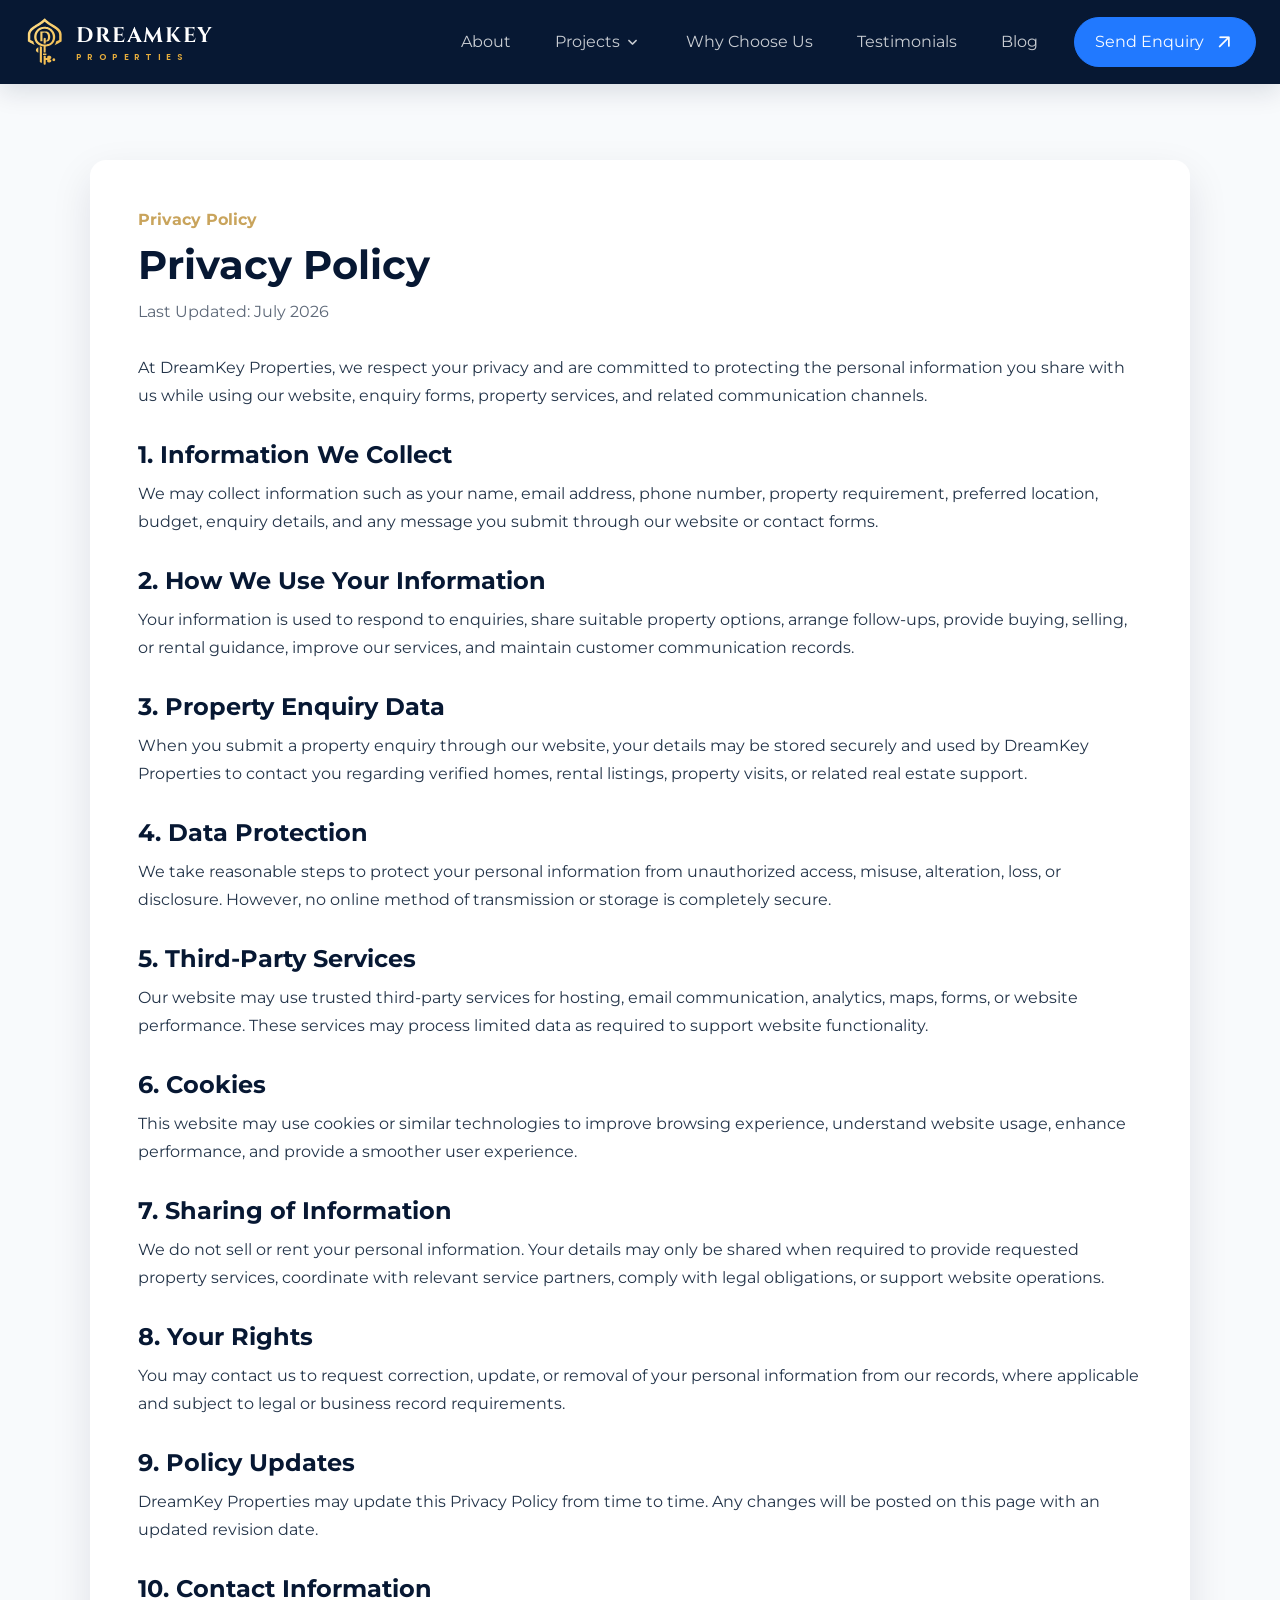
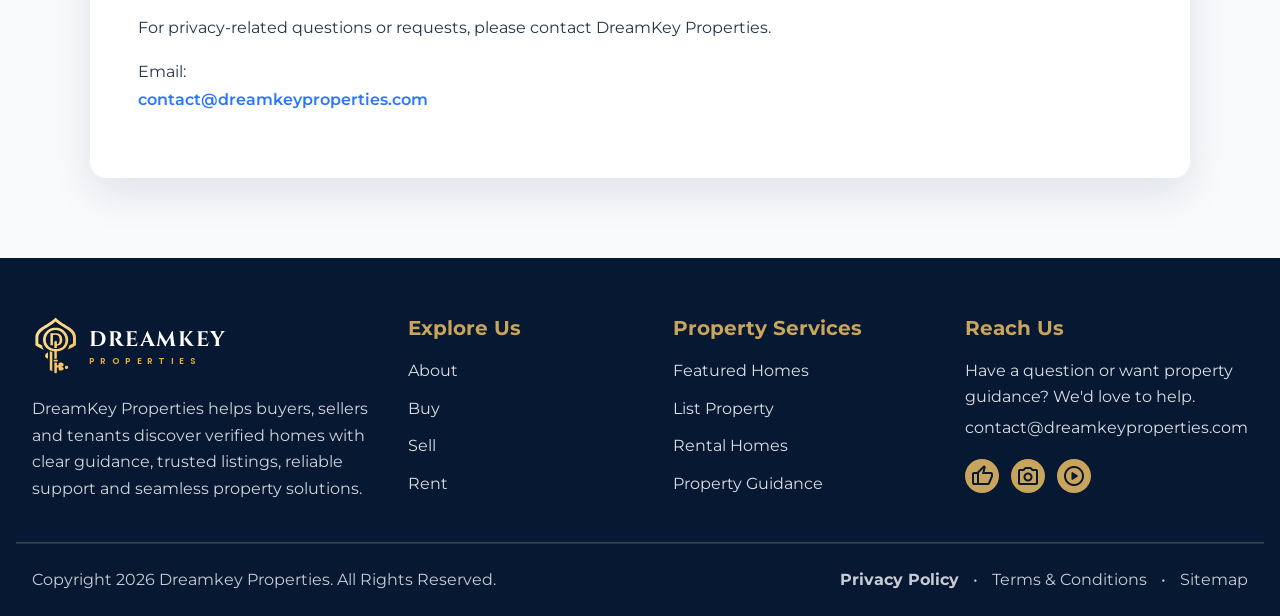
<file: privacy-policy.html>
<!doctype html>
<html lang="en">
  <head>
    <!-- META STARTED -->
    <meta charset="UTF-8" />
    <meta name="viewport" content="width=device-width, initial-scale=1.0" />

    <title>Privacy Policy | DreamKey Properties</title>

    <meta name="title" content="Privacy Policy | DreamKey Properties" />

    <meta
      name="description"
      content="Read the DreamKey Properties privacy policy to understand how we collect, use and protect information shared through our real estate website and enquiry forms."
    />

    <link
      rel="canonical"
      href="https://techglowsolutionsindia.github.io/dreamkey-properties/privacy-policy.html"
    />
    <!-- META ENDED -->

    <!-- FAVICON STARTED -->
    <link
      rel="icon"
      href="./assets/images/logo/logo-navbar.svg"
      type="image/svg+xml"
    />

    <!-- FAVICON ENDED -->

    <!-- GOOGLE FONTS STARTED -->
    <link rel="preconnect" href="https://fonts.googleapis.com" />
    <link rel="preconnect" href="https://fonts.gstatic.com" crossorigin />

    <link
      href="https://fonts.googleapis.com/css2?family=Cinzel:wght@600;700&family=Montserrat:wght@400;500;600;700;800&family=Poppins:wght@400;500;600;700&family=Material+Symbols+Rounded:opsz,wght,FILL,GRAD@20..48,100..700,0..1,-50..200"
      rel="stylesheet"
    />
    <!-- GOOGLE FONTS ENDED -->

    <!-- STYLES STARTED -->
    <link rel="stylesheet" href="./assets/css/style.css" />
    <!-- STYLES ENDED -->

    <!-- SCRIPTS STARTED -->
    <script src="./assets/js/script.js" defer></script>
    <!-- SCRIPTS ENDED -->
  </head>
  <body class="privacy-page">
    <!-- HEADER SECTION STARTED -->
    <header class="header" data-header>
      <div class="container header-container">
        <!-- NAVBAR LOGO STARTED -->
        <a
          href="./index.html#home"
          class="navbar-brand"
          aria-label="DreamKey Properties home"
        >
          <img
            src="./assets/images/logo/logo-navbar.svg"
            width="52"
            height="64"
            alt="DreamKey Properties"
            class="navbar-brand-logo"
          />

          <span class="navbar-brand-text">
            <strong>DREAMKEY</strong>
            <span>PROPERTIES</span>
          </span>
        </a>
        <!-- NAVBAR LOGO ENDED -->

        <!-- MAIN NAVIGATION STARTED -->
        <nav class="navbar" aria-label="Primary navigation" data-navbar>
          <!-- NAVBAR MENU STARTED -->
          <ul class="navbar-list">
            <li>
              <a href="./index.html#about" class="navbar-link"> About </a>
            </li>

            <!-- PROJECTS DROPDOWN STARTED -->
            <li class="navbar-dropdown">
              <button
                type="button"
                class="navbar-link navbar-dropdown-toggle"
                aria-expanded="false"
                aria-controls="project-dropdown-menu"
              >
                <span>Projects</span>

                <span class="material-symbols-rounded" aria-hidden="true">
                  keyboard_arrow_down
                </span>
              </button>

              <ul class="navbar-dropdown-menu" id="project-dropdown-menu">
                <li>
                  <a
                    href="./index.html#featured-projects"
                    class="navbar-dropdown-link"
                  >
                    Featured Projects
                  </a>
                </li>

                <li>
                  <a
                    href="./index.html#under-construction"
                    class="navbar-dropdown-link"
                  >
                    Under Construction
                  </a>
                </li>

                <li>
                  <a
                    href="./index.html#ready-to-move"
                    class="navbar-dropdown-link"
                  >
                    Ready-to-Move
                  </a>
                </li>

                <li>
                  <a
                    href="./index.html#new-launches"
                    class="navbar-dropdown-link"
                  >
                    New Launches
                  </a>
                </li>

                <li>
                  <a
                    href="./index.html#luxury-projects"
                    class="navbar-dropdown-link"
                  >
                    Luxury
                  </a>
                </li>
              </ul>
            </li>
            <!-- PROJECTS DROPDOWN ENDED -->

            <li>
              <a href="./index.html#why-us" class="navbar-link">
                Why Choose Us
              </a>
            </li>

            <li>
              <a href="./index.html#testimonials" class="navbar-link">
                Testimonials
              </a>
            </li>

            <li>
              <a href="./index.html#blog" class="navbar-link"> Blog </a>
            </li>
          </ul>
          <!-- NAVBAR MENU ENDED -->

          <!-- CTA BUTTON STARTED -->
          <a href="./index.html#contact" class="navbar-cta">
            <span> Send Enquiry </span>

            <span class="material-symbols-rounded" aria-hidden="true">
              arrow_outward
            </span>
          </a>
          <!-- CTA BUTTON ENDED -->
        </nav>
        <!-- MAIN NAVIGATION ENDED -->

        <!-- MOBILE NAVIGATION BUTTON STARTED -->
        <button
          type="button"
          class="nav-toggle-btn icon-btn"
          aria-label="Open navigation menu"
          aria-expanded="false"
          data-nav-toggler
        >
          <span class="material-symbols-rounded open" aria-hidden="true">
            menu
          </span>

          <span class="material-symbols-rounded close" aria-hidden="true">
            close
          </span>
        </button>
        <!-- MOBILE NAVIGATION BUTTON ENDED -->
      </div>
    </header>
    <!-- HEADER SECTION ENDED -->

    <main>
      <!-- HOME SCROLL TARGET STARTED -->
      <div id="page-top"></div>
      <!-- HOME SCROLL TARGET ENDED -->
      <section class="policy-page">
        <div class="container">
          <div class="policy-wrapper">
            <p class="policy-label">Privacy Policy</p>

            <h1 class="policy-title">Privacy Policy</h1>

            <p class="policy-updated">Last Updated: July 2026</p>

            <div class="policy-content">
              <p>
                At DreamKey Properties, we respect your privacy and are
                committed to protecting the personal information you share with
                us while using our website, enquiry forms, property services,
                and related communication channels.
              </p>

              <h2>1. Information We Collect</h2>
              <p>
                We may collect information such as your name, email address,
                phone number, property requirement, preferred location, budget,
                enquiry details, and any message you submit through our website
                or contact forms.
              </p>

              <h2>2. How We Use Your Information</h2>
              <p>
                Your information is used to respond to enquiries, share suitable
                property options, arrange follow-ups, provide buying, selling,
                or rental guidance, improve our services, and maintain customer
                communication records.
              </p>

              <h2>3. Property Enquiry Data</h2>
              <p>
                When you submit a property enquiry through our website, your
                details may be stored securely and used by DreamKey Properties
                to contact you regarding verified homes, rental listings,
                property visits, or related real estate support.
              </p>

              <h2>4. Data Protection</h2>
              <p>
                We take reasonable steps to protect your personal information
                from unauthorized access, misuse, alteration, loss, or
                disclosure. However, no online method of transmission or storage
                is completely secure.
              </p>

              <h2>5. Third-Party Services</h2>
              <p>
                Our website may use trusted third-party services for hosting,
                email communication, analytics, maps, forms, or website
                performance. These services may process limited data as required
                to support website functionality.
              </p>

              <h2>6. Cookies</h2>
              <p>
                This website may use cookies or similar technologies to improve
                browsing experience, understand website usage, enhance
                performance, and provide a smoother user experience.
              </p>

              <h2>7. Sharing of Information</h2>
              <p>
                We do not sell or rent your personal information. Your details
                may only be shared when required to provide requested property
                services, coordinate with relevant service partners, comply with
                legal obligations, or support website operations.
              </p>

              <h2>8. Your Rights</h2>
              <p>
                You may contact us to request correction, update, or removal of
                your personal information from our records, where applicable and
                subject to legal or business record requirements.
              </p>

              <h2>9. Policy Updates</h2>
              <p>
                DreamKey Properties may update this Privacy Policy from time to
                time. Any changes will be posted on this page with an updated
                revision date.
              </p>

              <h2>10. Contact Information</h2>
              <p>
                For privacy-related questions or requests, please contact
                DreamKey Properties.
              </p>

              <p>
                Email:
                <a href="mailto:contact@dreamkeyproperties.com">
                  contact@dreamkeyproperties.com
                </a>
              </p>
            </div>
          </div>
        </div>
      </section>
    </main>

    <!-- FOOTER SECTION STARTED -->
    <footer class="footer">
      <div class="container footer-container">
        <!-- FOOTER BRAND AREA STARTED -->
        <div class="footer-brand">
          <a
            href="./index.html#home"
            class="footer-logo"
            aria-label="DreamKey Properties home"
          >
            <img
              src="./assets/images/logo/logo-footer.svg"
              width="52"
              height="64"
              loading="lazy"
              alt=""
            />
            <span class="navbar-brand-text">
              <strong>DREAMKEY</strong>
              <span>PROPERTIES</span>
            </span>
          </a>

          <p class="footer-text">
            DreamKey Properties helps buyers, sellers and tenants discover
            verified homes with clear guidance, trusted listings, reliable
            support and seamless property solutions.
          </p>
        </div>
        <!-- FOOTER BRAND AREA ENDED -->

        <!-- FOOTER QUICK LINKS STARTED -->
        <div class="footer-column">
          <h3>Explore Us</h3>

          <ul>
            <li><a href="./index.html#about">About</a></li>
            <li><a href="./projects.html">Buy</a></li>
            <li><a href="./index.html#contact">Sell</a></li>
            <li><a href="./index.html#contact">Rent</a></li>
          </ul>
        </div>
        <!-- FOOTER QUICK LINKS ENDED -->

        <!-- FOOTER SERVICES LINKS STARTED -->
        <div class="footer-column">
          <h3>Property Services</h3>

          <ul>
            <li><a href="./index.html#featured-projects">Featured Homes</a></li>
            <li><a href="./index.html#contact">List Property</a></li>
            <li><a href="./projects.html">Rental Homes</a></li>
            <li><a href="./index.html#contact">Property Guidance</a></li>
          </ul>
        </div>
        <!-- FOOTER SERVICES LINKS ENDED -->

        <!-- FOOTER CONTACT AREA STARTED -->
        <div class="footer-column footer-contact">
          <h3>Reach Us</h3>

          <p>Have a question or want property guidance? We'd love to help.</p>

          <a href="mailto:contact@dreamkeyproperties.com">
            contact@dreamkeyproperties.com
          </a>

          <div class="footer-social-list">
            <a href="#" aria-label="Facebook">
              <span class="material-symbols-rounded" aria-hidden="true"
                >thumb_up</span
              >
            </a>

            <a href="#" aria-label="Instagram">
              <span class="material-symbols-rounded" aria-hidden="true"
                >photo_camera</span
              >
            </a>

            <a href="#" aria-label="YouTube">
              <span class="material-symbols-rounded" aria-hidden="true"
                >play_circle</span
              >
            </a>
          </div>
        </div>
        <!-- FOOTER CONTACT AREA ENDED -->
      </div>

      <!-- FOOTER BOTTOM AREA STARTED -->
      <div class="container footer-bottom">
        <p>Copyright 2026 Dreamkey Properties. All Rights Reserved.</p>

        <ul>
          <li><span class="footer-current-link">Privacy Policy</span></li>
          <li><span>&bull;</span></li>
          <li>
            <a href="./terms-and-conditions.html">Terms &amp; Conditions</a>
          </li>
          <li><span>&bull;</span></li>
          <li><a href="./sitemap.html">Sitemap</a></li>
        </ul>
      </div>
      <!-- FOOTER BOTTOM AREA ENDED -->
    </footer>
    <!-- FOOTER SECTION ENDED -->

    <!-- SCROLL TO TOP BUTTON STARTED -->
    <button type="button" class="scroll-top-btn" aria-label="Scroll to top">
      ↑
    </button>
    <!-- SCROLL TO TOP BUTTON ENDED -->
  </body>
</html>
</file>
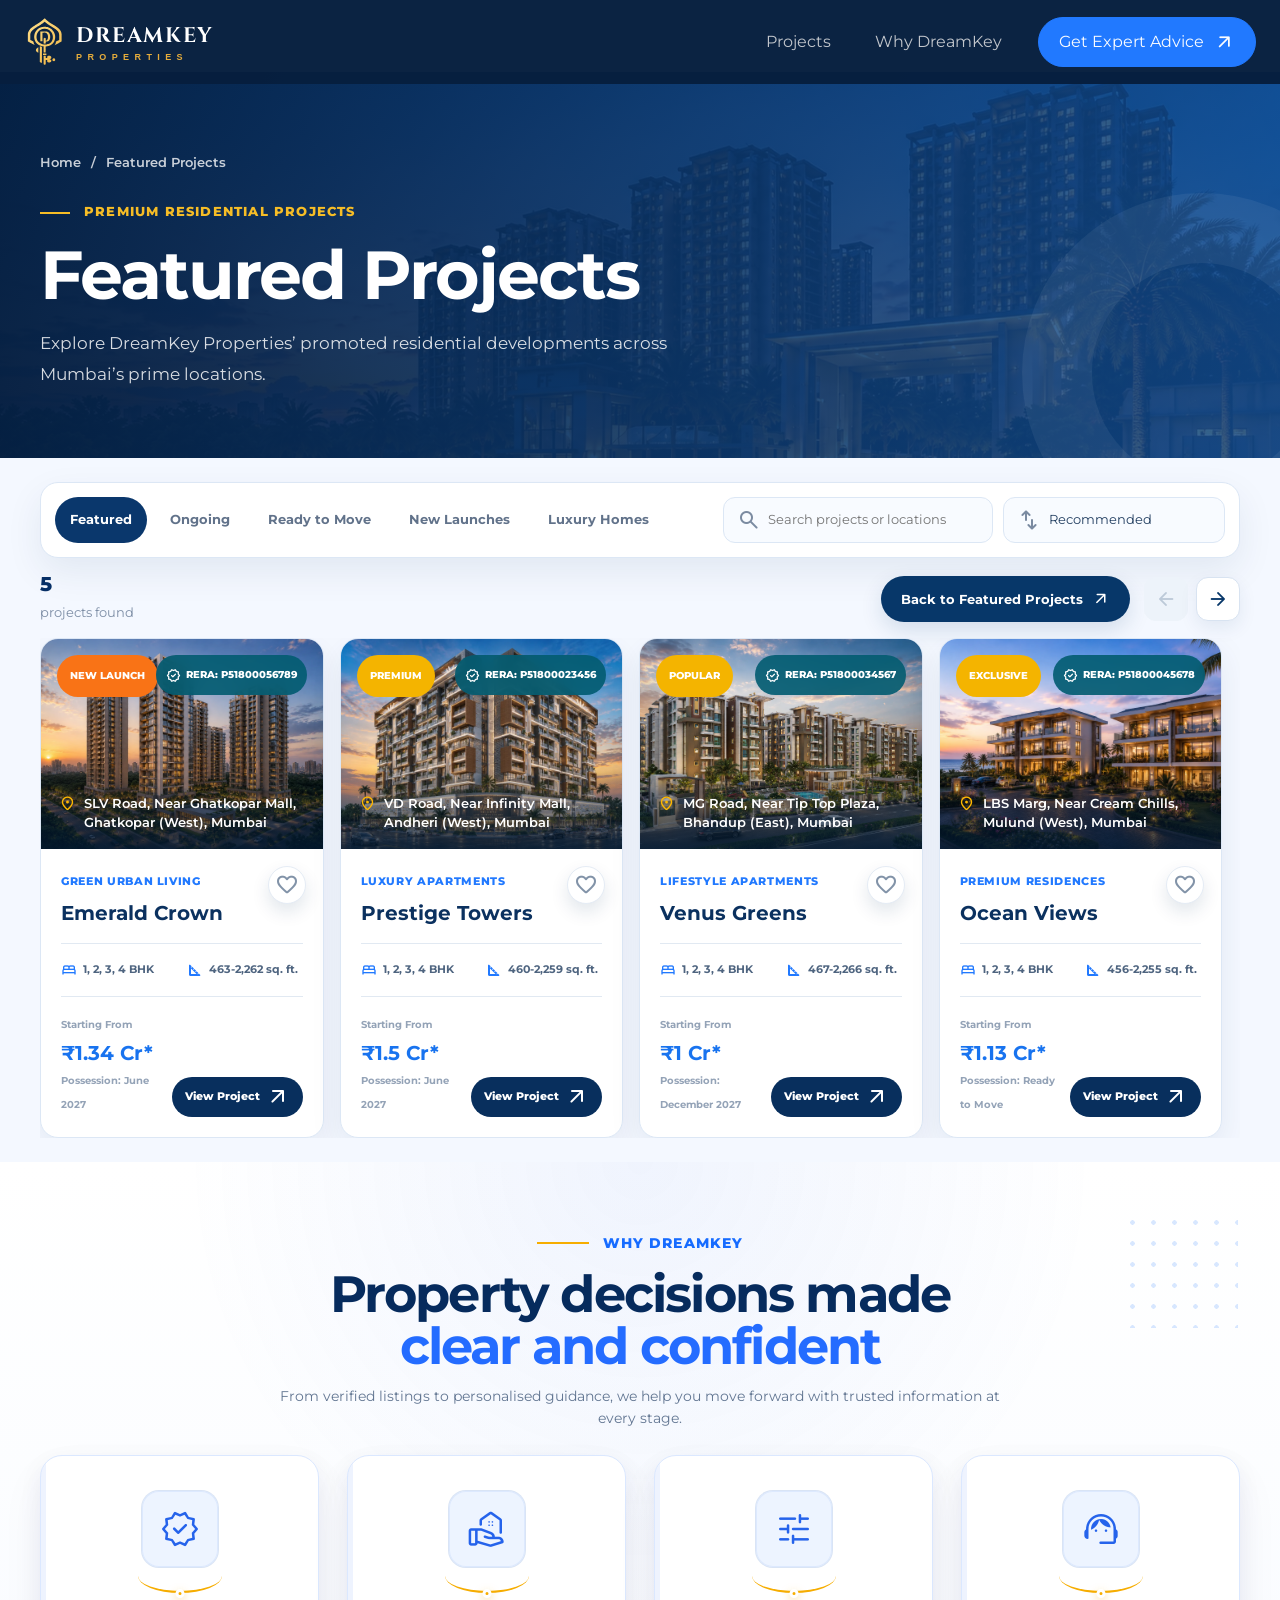
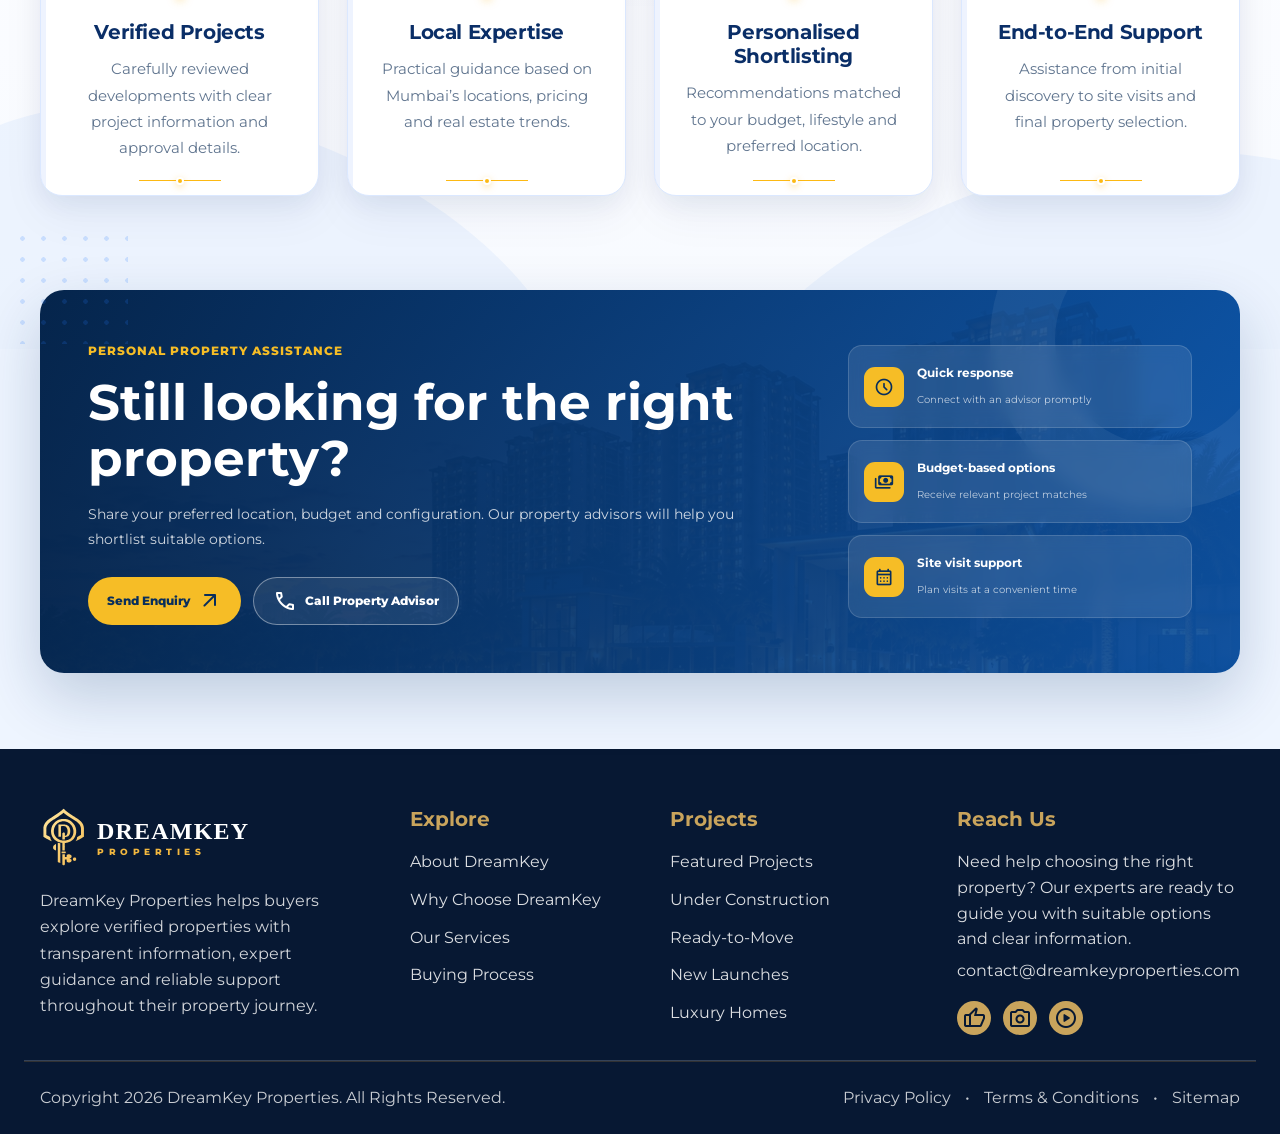
<file: projects.html>
<!doctype html>
<html lang="en">
  <head>
    <meta charset="UTF-8" />
    <meta name="viewport" content="width=device-width, initial-scale=1.0" />
    <title>Projects | DreamKey Properties</title>
    <meta
      name="description"
      content="Browse DreamKey Properties residential projects by category, location, configuration and price."
    />

    <link
      rel="icon"
      href="./assets/images/logo/logo-navbar.svg"
      type="image/svg+xml"
    />

    <link
      rel="canonical"
      href="https://techglowsolutionsindia.github.io/dreamkey-properties/projects.html"
    />
    <link rel="preconnect" href="https://fonts.googleapis.com" />

    <link rel="preconnect" href="https://fonts.gstatic.com" crossorigin />
    <link
      href="https://fonts.googleapis.com/css2?family=Cinzel:wght@600;700&family=Montserrat:wght@400;500;600;700;800&family=Material+Symbols+Rounded:opsz,wght,FILL,GRAD@20..48,100..700,0..1,-50..200"
      rel="stylesheet"
    />

    <link rel="stylesheet" href="./assets/css/style.css" />
    <link rel="stylesheet" href="./assets/css/projects.css" />

    <script src="./assets/js/script.js" defer></script>
    <script src="./assets/js/projects.js" defer></script>
  </head>

  <body class="projects-page">
    <!-- ==================================================
     HEADER SECTION STARTED
================================================== -->
    <header class="header" data-header>
      <div class="container header-container">
        <!-- NAVBAR LOGO STARTED -->
        <a
          href="./index.html#home"
          class="navbar-brand"
          aria-label="DreamKey Properties home"
        >
          <img
            src="./assets/images/logo/logo-navbar.svg"
            width="52"
            height="64"
            alt=""
            class="navbar-brand-logo"
          />

          <span class="navbar-brand-text">
            <strong>DREAMKEY</strong>
            <span>PROPERTIES</span>
          </span>
        </a>
        <!-- NAVBAR LOGO ENDED -->

        <!-- MAIN NAVIGATION STARTED -->
        <nav class="navbar" aria-label="Primary navigation" data-navbar>
          <!-- NAVBAR MENU STARTED -->
          <ul class="navbar-list">
            <!-- PROJECTS -->
            <li>
              <a href="#projects" class="navbar-link active">Projects</a>
            </li>

            <!-- WHY DREAMKEY -->
            <li>
              <a href="#why-us" class="navbar-link">Why DreamKey</a>
            </li>

            <!-- PROPERTY ASSISTANCE -->
            <!-- <li>
              <a href="#property-assistance" class="navbar-link">
                Property Assistance
              </a>
            </li> -->
          </ul>
          <!-- NAVBAR MENU ENDED -->

          <!-- CTA BUTTON STARTED -->
          <a href="#property-assistance" class="navbar-cta">
            <span>Get Expert Advice</span>

            <span class="material-symbols-rounded" aria-hidden="true">
              arrow_outward
            </span>
          </a>
          <!-- CTA BUTTON ENDED -->
        </nav>
        <!-- MAIN NAVIGATION ENDED -->

        <!-- Mobile Navigation Button -->
        <button
          type="button"
          class="nav-toggle-btn icon-btn"
          aria-label="Open navigation menu"
          aria-expanded="false"
          data-nav-toggler
        >
          <span class="material-symbols-rounded open" aria-hidden="true">
            menu
          </span>

          <span class="material-symbols-rounded close" aria-hidden="true">
            close
          </span>
        </button>
      </div>
    </header>
    <!-- ==================================================
     HEADER SECTION ENDED
================================================== -->

    <main>
      <!-- ==================================================
     PROJECT SEARCH SECTION STARTED
================================================== -->
      <section
        class="projects-hero"
        aria-labelledby="projects-page-title"
        id="hero"
      >
        <div class="container projects-hero-container">
          <nav class="projects-breadcrumb" aria-label="Breadcrumb">
            <a href="./index.html#home">Home</a>
            <span>/</span>
            <span data-projects-breadcrumb>Featured Projects</span>
          </nav>

          <span class="projects-eyebrow" data-projects-eyebrow
            >Residential Projects</span
          >
          <h1 id="projects-page-title" data-projects-title>All Projects</h1>
          <p data-projects-description>
            Explore verified residential developments across Mumbai’s prime
            locations.
          </p>
        </div>
      </section>
      <!-- ==================================================
     PROJECT SEARCH SECTION ENDED
================================================== -->

      <!-- ==================================================
     PROJECT PROPERTY SECTION STARTED
================================================== -->
      <section
        class="projects-listing-section"
        aria-label="Project listings"
        id="projects"
      >
        <div class="container projects-listing-container">
          <div class="projects-toolbar">
            <div
              class="projects-category-tabs"
              aria-label="Filter projects by category"
            >
              <a
                href="./projects.html?category=featured"
                data-category-tab="featured"
                >Featured</a
              >
              <a
                href="./projects.html?category=ongoing"
                data-category-tab="ongoing"
                >Ongoing</a
              >
              <a
                href="./projects.html?category=ready-to-move"
                data-category-tab="ready-to-move"
                >Ready to Move</a
              >
              <a
                href="./projects.html?category=new-launches"
                data-category-tab="new-launches"
                >New Launches</a
              >
              <a
                href="./projects.html?category=luxury-homes"
                data-category-tab="luxury-homes"
                >Luxury Homes</a
              >
            </div>

            <div class="projects-toolbar-right">
              <label class="projects-search">
                <span class="material-symbols-rounded" aria-hidden="true"
                  >search</span
                >
                <input
                  type="search"
                  placeholder="Search projects or locations"
                  aria-label="Search projects"
                  data-project-search
                />
              </label>

              <label class="projects-sort">
                <span class="material-symbols-rounded" aria-hidden="true"
                  >swap_vert</span
                >
                <select aria-label="Sort projects" data-project-sort>
                  <option value="default">Recommended</option>
                  <option value="price-low">Price: Low to High</option>
                  <option value="price-high">Price: High to Low</option>
                  <option value="name">Project Name</option>
                </select>
              </label>
            </div>
          </div>

          <!-- ==================================================
               ACTIVE SEARCH FILTERS STARTED
          ================================================== -->
          <div class="projects-active-filters" data-active-filters hidden>
            <div class="projects-active-filters-left">
              <span class="projects-active-filters-label">
                Applied Filters:
              </span>

              <div
                class="projects-filter-chips"
                data-filter-chips
                aria-label="Applied property filters"
              ></div>
            </div>

            <a
              href="./projects.html"
              class="projects-clear-filters"
              aria-label="Clear all property filters"
            >
              <span>Clear Filters</span>

              <span class="material-symbols-rounded" aria-hidden="true">
                restart_alt
              </span>
            </a>
          </div>
          <!-- ==================================================
               ACTIVE SEARCH FILTERS ENDED
          ================================================== -->

          <div class="projects-results-header">
            <!-- PROJECT COUNT STARTED -->
            <div class="projects-results-count">
              <span data-project-count>0</span>
              <span data-project-count-label>projects found</span>
            </div>
            <!-- PROJECT COUNT ENDED -->

            <!-- PROJECT NAVIGATION STARTED -->
            <div class="projects-results-navigation">
              <a
                href="./index.html#featured-projects"
                class="projects-back-link"
                data-projects-back-link
              >
                <span data-projects-back-text>Back to Featured Projects</span>

                <span class="material-symbols-rounded" aria-hidden="true">
                  arrow_outward
                </span>
              </a>

              <div
                class="projects-slider-controls"
                aria-label="Project navigation"
              >
                <button
                  type="button"
                  class="projects-slider-btn"
                  data-projects-prev
                  aria-label="Previous projects"
                  disabled
                >
                  <span class="material-symbols-rounded" aria-hidden="true">
                    arrow_back
                  </span>
                </button>

                <button
                  type="button"
                  class="projects-slider-btn"
                  data-projects-next
                  aria-label="Next projects"
                >
                  <span class="material-symbols-rounded" aria-hidden="true">
                    arrow_forward
                  </span>
                </button>
              </div>
            </div>
            <!-- PROJECT NAVIGATION ENDED -->
          </div>

          <div class="projects-slider-viewport">
            <div class="projects-grid" data-projects-grid></div>
          </div>

          <div class="projects-empty" data-projects-empty hidden>
            <span
              class="material-symbols-rounded projects-empty-icon"
              aria-hidden="true"
            >
              search_off
            </span>

            <h2>No matching projects found</h2>

            <p>
              We couldn't find a property matching all of your selected
              preferences. Try removing one or more filters, or view all
              available projects.
            </p>

            <a href="./projects.html" class="projects-empty-button">
              <span>Show All Projects</span>

              <span class="material-symbols-rounded" aria-hidden="true">
                arrow_forward
              </span>
            </a>
          </div>
        </div>
      </section>

      <!-- ==================================================
     PROJECT PROPERTY SECTION ENDED
================================================== -->

      <!-- ==================================================
     WHY CHOOSE DREAMKEY SECTION STARTED
================================================== -->
      <section
        id="why-us"
        class="projects-why-section"
        aria-labelledby="projects-why-title"
      >
        <!-- DECORATIVE BACKGROUND STARTED -->
        <span
          class="projects-why-pattern projects-why-pattern-top"
          aria-hidden="true"
        ></span>

        <span
          class="projects-why-pattern projects-why-pattern-bottom"
          aria-hidden="true"
        ></span>

        <span
          class="projects-why-shape projects-why-shape-left"
          aria-hidden="true"
        ></span>

        <span
          class="projects-why-shape projects-why-shape-right"
          aria-hidden="true"
        ></span>
        <!-- DECORATIVE BACKGROUND ENDED -->

        <div class="container projects-why-container">
          <!-- SECTION HEADING STARTED -->
          <div class="projects-why-heading" data-reveal>
            <div class="projects-why-eyebrow">
              <span aria-hidden="true"></span>
              <strong>Why DreamKey</strong>
            </div>

            <h2 id="projects-why-title">
              Property decisions made
              <span>clear and confident</span>
            </h2>

            <p>
              From verified listings to personalised guidance, we help you move
              forward with trusted information at every stage.
            </p>
          </div>
          <!-- SECTION HEADING ENDED -->

          <!-- WHY DREAMKEY CARDS STARTED -->
          <div class="projects-why-grid">
            <!-- CARD 01 STARTED -->
            <article class="projects-why-card" data-reveal>
              <div class="projects-why-card-icon-wrap">
                <span class="projects-why-card-icon">
                  <span class="material-symbols-rounded" aria-hidden="true">
                    verified
                  </span>
                </span>

                <span class="projects-why-icon-curve" aria-hidden="true"></span>

                <span class="projects-why-icon-dot" aria-hidden="true"></span>
              </div>

              <div class="projects-why-card-content">
                <h3>Verified Projects</h3>

                <p>
                  Carefully reviewed developments with clear project information
                  and approval details.
                </p>
              </div>

              <span class="projects-why-card-line" aria-hidden="true">
                <span></span>
              </span>
            </article>
            <!-- CARD 01 ENDED -->

            <!-- CARD 02 STARTED -->
            <article class="projects-why-card" data-reveal>
              <div class="projects-why-card-icon-wrap">
                <span class="projects-why-card-icon">
                  <span class="material-symbols-rounded" aria-hidden="true">
                    real_estate_agent
                  </span>
                </span>

                <span class="projects-why-icon-curve" aria-hidden="true"></span>

                <span class="projects-why-icon-dot" aria-hidden="true"></span>
              </div>

              <div class="projects-why-card-content">
                <h3>Local Expertise</h3>

                <p>
                  Practical guidance based on Mumbai’s locations, pricing and
                  real estate trends.
                </p>
              </div>

              <span class="projects-why-card-line" aria-hidden="true">
                <span></span>
              </span>
            </article>
            <!-- CARD 02 ENDED -->

            <!-- CARD 03 STARTED -->
            <article class="projects-why-card" data-reveal>
              <div class="projects-why-card-icon-wrap">
                <span class="projects-why-card-icon">
                  <span class="material-symbols-rounded" aria-hidden="true">
                    tune
                  </span>
                </span>

                <span class="projects-why-icon-curve" aria-hidden="true"></span>

                <span class="projects-why-icon-dot" aria-hidden="true"></span>
              </div>

              <div class="projects-why-card-content">
                <h3>Personalised Shortlisting</h3>

                <p>
                  Recommendations matched to your budget, lifestyle and
                  preferred location.
                </p>
              </div>

              <span class="projects-why-card-line" aria-hidden="true">
                <span></span>
              </span>
            </article>
            <!-- CARD 03 ENDED -->

            <!-- CARD 04 STARTED -->
            <article class="projects-why-card" data-reveal>
              <div class="projects-why-card-icon-wrap">
                <span class="projects-why-card-icon">
                  <span class="material-symbols-rounded" aria-hidden="true">
                    support_agent
                  </span>
                </span>

                <span class="projects-why-icon-curve" aria-hidden="true"></span>

                <span class="projects-why-icon-dot" aria-hidden="true"></span>
              </div>

              <div class="projects-why-card-content">
                <h3>End-to-End Support</h3>

                <p>
                  Assistance from initial discovery to site visits and final
                  property selection.
                </p>
              </div>

              <span class="projects-why-card-line" aria-hidden="true">
                <span></span>
              </span>
            </article>
            <!-- CARD 04 ENDED -->
          </div>
          <!-- WHY DREAMKEY CARDS ENDED -->
        </div>
      </section>
      <!-- ==================================================
     WHY CHOOSE DREAMKEY SECTION ENDED
================================================== -->

      <!-- ==================================================
     PROJECT ENQUIRY CTA SECTION STARTED
================================================== -->

      <section
        class="projects-enquiry-section"
        id="property-assistance"
        aria-labelledby="projects-enquiry-title"
      >
        <div class="container">
          <div class="projects-enquiry-card">
            <div class="projects-enquiry-content">
              <span class="projects-enquiry-eyebrow"
                >Personal Property Assistance</span
              >
              <h2 id="projects-enquiry-title">
                Still looking for the right property?
              </h2>
              <p>
                Share your preferred location, budget and configuration. Our
                property advisors will help you shortlist suitable options.
              </p>

              <div class="projects-enquiry-actions">
                <a href="./index.html#contact" class="projects-enquiry-primary">
                  <span>Send Enquiry</span>
                  <span class="material-symbols-rounded" aria-hidden="true"
                    >arrow_outward</span
                  >
                </a>

                <a href="tel:+919876543210" class="projects-enquiry-secondary">
                  <span class="material-symbols-rounded" aria-hidden="true"
                    >call</span
                  >
                  <span>Call Property Advisor</span>
                </a>
              </div>
            </div>

            <div class="projects-enquiry-details" aria-label="Enquiry benefits">
              <div>
                <span class="material-symbols-rounded" aria-hidden="true"
                  >schedule</span
                >
                <p>
                  <strong>Quick response</strong
                  ><span>Connect with an advisor promptly</span>
                </p>
              </div>
              <div>
                <span class="material-symbols-rounded" aria-hidden="true"
                  >payments</span
                >
                <p>
                  <strong>Budget-based options</strong
                  ><span>Receive relevant project matches</span>
                </p>
              </div>
              <div>
                <span class="material-symbols-rounded" aria-hidden="true"
                  >calendar_month</span
                >
                <p>
                  <strong>Site visit support</strong
                  ><span>Plan visits at a convenient time</span>
                </p>
              </div>
            </div>
          </div>
        </div>
      </section>
      <!-- ==================================================
     PROJECT ENQUIRY CTA SECTION ENDED
================================================== -->
    </main>

    <!-- ==================================================
     FOOTER SECTION STARTED
================================================== -->
    <footer class="footer">
      <div class="container footer-container">
        <!-- FOOTER BRAND AREA STARTED -->
        <div class="footer-brand">
          <a
            href="./index.html#home"
            class="footer-logo"
            aria-label="DreamKey Properties home"
          >
            <img
              src="./assets/images/logo/logo-footer.svg"
              width="80"
              height="80"
              loading="lazy"
              alt="DreamKey Properties logo"
            />

            <span class="footer-logo-text">
              <strong>DREAMKEY</strong>
              <small>PROPERTIES</small>
            </span>
          </a>

          <p class="footer-text">
            DreamKey Properties helps buyers explore verified properties with
            transparent information, expert guidance and reliable support
            throughout their property journey.
          </p>
        </div>
        <!-- FOOTER BRAND AREA ENDED -->

        <!-- FOOTER EXPLORE LINKS STARTED -->
        <div class="footer-column">
          <h3>Explore</h3>

          <ul>
            <li><a href="./index.html#about">About DreamKey</a></li>
            <li><a href="./index.html#why-us">Why Choose DreamKey</a></li>
            <li><a href="./index.html#our-services">Our Services</a></li>
            <li><a href="./index.html#buying-process">Buying Process</a></li>
          </ul>
        </div>
        <!-- FOOTER EXPLORE LINKS ENDED -->

        <!-- FOOTER PROJECT LINKS STARTED -->
        <div class="footer-column">
          <h3>Projects</h3>

          <ul>
            <li>
              <a href="./index.html#featured-projects">Featured Projects</a>
            </li>
            <li>
              <a href="./index.html#ongoing-projects">Under Construction</a>
            </li>
            <li>
              <a href="./index.html#ready-to-move-projects">Ready-to-Move</a>
            </li>
            <li><a href="./index.html#new-launches">New Launches</a></li>
            <li><a href="./index.html#luxury-homes">Luxury Homes</a></li>
          </ul>
        </div>
        <!-- FOOTER PROJECT LINKS ENDED -->

        <!-- FOOTER CONTACT AREA STARTED -->
        <div class="footer-column footer-contact">
          <h3>Reach Us</h3>

          <p>
            Need help choosing the right property? Our experts are ready to
            guide you with suitable options and clear information.
          </p>

          <a href="mailto:contact@dreamkeyproperties.com">
            contact@dreamkeyproperties.com
          </a>

          <div class="footer-social-list">
            <a
              href="https://www.facebook.com/"
              aria-label="Facebook"
              target="_blank"
              rel="noopener noreferrer"
            >
              <span class="material-symbols-rounded" aria-hidden="true">
                thumb_up
              </span>
            </a>

            <a
              href="https://www.instagram.com/"
              aria-label="Instagram"
              target="_blank"
              rel="noopener noreferrer"
            >
              <span class="material-symbols-rounded" aria-hidden="true">
                photo_camera
              </span>
            </a>

            <a
              href="https://www.youtube.com/"
              aria-label="YouTube"
              target="_blank"
              rel="noopener noreferrer"
            >
              <span class="material-symbols-rounded" aria-hidden="true">
                play_circle
              </span>
            </a>
          </div>
        </div>
        <!-- FOOTER CONTACT AREA ENDED -->
      </div>

      <!-- FOOTER BOTTOM AREA STARTED -->
      <div class="container footer-bottom">
        <p>Copyright 2026 DreamKey Properties. All Rights Reserved.</p>

        <ul>
          <li>
            <a href="./privacy-policy.html">Privacy Policy</a>
          </li>

          <li>
            <span>•</span>
          </li>

          <li>
            <a href="./terms-and-conditions.html"> Terms &amp; Conditions </a>
          </li>

          <li>
            <span>•</span>
          </li>

          <li>
            <a href="./sitemap.html">Sitemap</a>
          </li>
        </ul>
      </div>
      <!-- FOOTER BOTTOM AREA ENDED -->
    </footer>
    <!-- ==================================================
     FOOTER SECTION ENDED
================================================== -->
  </body>
</html>
</file>
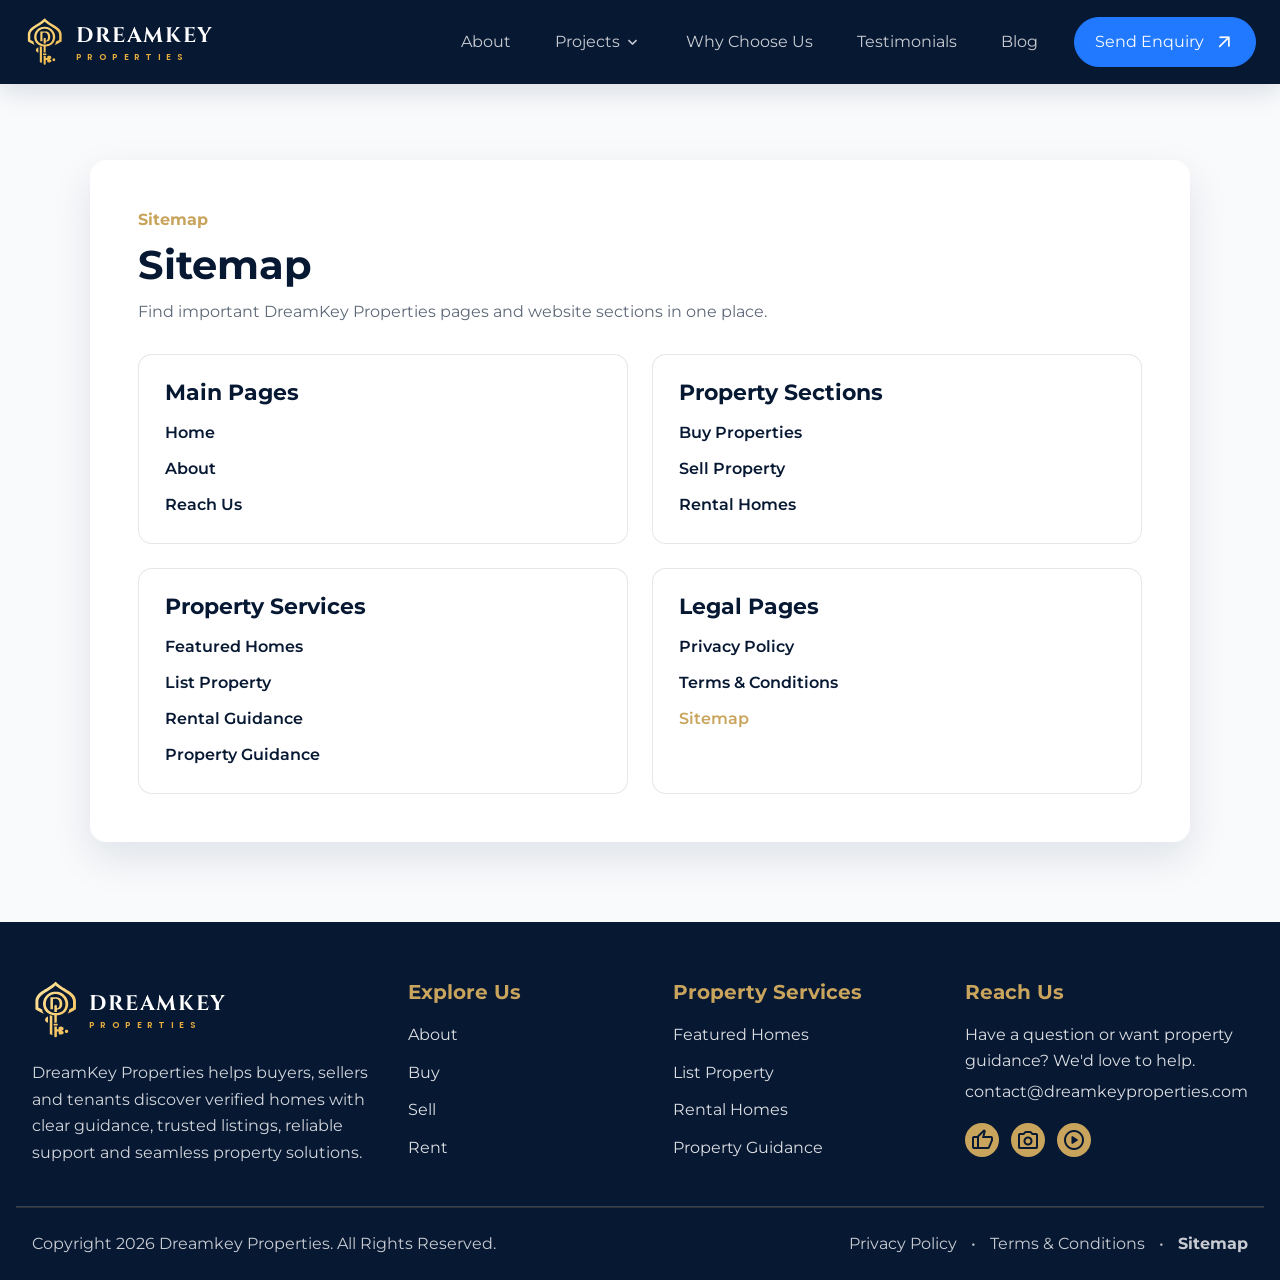
<file: sitemap.html>
<!doctype html>
<html lang="en">
  <head>
    <!-- META STARTED -->
    <meta charset="UTF-8" />
    <meta name="viewport" content="width=device-width, initial-scale=1.0" />

    <title>Sitemap | DreamKey Properties</title>

    <meta name="title" content="Sitemap | DreamKey Properties" />

    <meta
      name="description"
      content="Explore the DreamKey Properties sitemap with quick links to main website sections, property services, and legal pages."
    />
    <!-- META ENDED -->

    <!-- FAVICON STARTED -->
    <link
      rel="icon"
      href="./assets/images/logo/logo-navbar.svg"
      type="image/svg+xml"
    />
    <!-- FAVICON ENDED -->

    <!-- GOOGLE FONTS STARTED -->
    <link rel="preconnect" href="https://fonts.googleapis.com" />
    <link rel="preconnect" href="https://fonts.gstatic.com" crossorigin />

    <link
      href="https://fonts.googleapis.com/css2?family=Cinzel:wght@600;700&family=Montserrat:wght@400;500;600;700;800&family=Poppins:wght@400;500;600;700&family=Material+Symbols+Rounded:opsz,wght,FILL,GRAD@20..48,100..700,0..1,-50..200"
      rel="stylesheet"
    />
    <!-- GOOGLE FONTS ENDED -->

    <!-- STYLES STARTED -->
    <link rel="stylesheet" href="./assets/css/style.css" />
    <!-- STYLES ENDED -->

    <!-- SCRIPTS STARTED -->
    <script src="./assets/js/script.js" defer></script>
    <!-- SCRIPTS ENDED -->
  </head>
  <body class="sitemap-page">
    <!-- HEADER SECTION STARTED -->
    <header class="header" data-header>
      <div class="container header-container">
        <!-- NAVBAR LOGO STARTED -->
        <a
          href="./index.html#home"
          class="navbar-brand"
          aria-label="DreamKey Properties home"
        >
          <img
            src="./assets/images/logo/logo-navbar.svg"
            width="52"
            height="64"
            alt=""
            class="navbar-brand-logo"
          />

          <span class="navbar-brand-text">
            <strong>DREAMKEY</strong>
            <span>PROPERTIES</span>
          </span>
        </a>
        <!-- NAVBAR LOGO ENDED -->

        <!-- MAIN NAVIGATION STARTED -->
        <nav class="navbar" aria-label="Primary navigation" data-navbar>
          <!-- NAVBAR MENU STARTED -->
          <ul class="navbar-list">
            <!-- <li>
              <a href="#home" class="navbar-link active">Home</a>
            </li> -->

            <li>
              <a href="./index.html#about" class="navbar-link">About</a>
            </li>

            <!-- PROJECTS DROPDOWN STARTED -->
            <li class="navbar-dropdown">
              <button
                type="button"
                class="navbar-link navbar-dropdown-toggle"
                aria-expanded="false"
                aria-controls="project-dropdown-menu"
              >
                <span>Projects</span>

                <span class="material-symbols-rounded" aria-hidden="true">
                  keyboard_arrow_down
                </span>
              </button>

              <ul class="navbar-dropdown-menu" id="project-dropdown-menu">
                <li>
                  <a
                    href="./projects.html#featured-projects"
                    class="navbar-dropdown-link"
                  >
                    Featured Projects
                  </a>
                </li>

                <li>
                  <a
                    href="./projects.html#under-construction"
                    class="navbar-dropdown-link"
                  >
                    Under Construction
                  </a>
                </li>

                <li>
                  <a
                    href="./projects.html#ready-to-move"
                    class="navbar-dropdown-link"
                  >
                    Ready-to-Move
                  </a>
                </li>

                <li>
                  <a
                    href="./projects.html#new-launches"
                    class="navbar-dropdown-link"
                  >
                    New Launches
                  </a>
                </li>

                <li>
                  <a
                    href="./projects.html#luxury-projects"
                    class="navbar-dropdown-link"
                  >
                    Luxury
                  </a>
                </li>
              </ul>
            </li>
            <!-- PROJECTS DROPDOWN ENDED -->

            <li>
              <a href="./index.html#why-us" class="navbar-link"
                >Why Choose Us</a
              >
            </li>

            <li>
              <a href="./index.html#testimonials" class="navbar-link"
                >Testimonials</a
              >
            </li>

            <li>
              <a href="./index.html#blog" class="navbar-link">Blog</a>
            </li>
          </ul>
          <!-- NAVBAR MENU ENDED -->

          <!-- CTA BUTTON STARTED -->
          <a href="./index.html#contact" class="navbar-cta">
            <span>Send Enquiry</span>

            <span class="material-symbols-rounded" aria-hidden="true">
              arrow_outward
            </span>
          </a>
          <!-- CTA BUTTON ENDED -->
        </nav>
        <!-- MAIN NAVIGATION ENDED -->

        <!-- Mobile Navigation Button -->
        <button
          type="button"
          class="nav-toggle-btn icon-btn"
          aria-label="Open navigation menu"
          aria-expanded="false"
          data-nav-toggler
        >
          <span class="material-symbols-rounded open" aria-hidden="true">
            menu
          </span>

          <span class="material-symbols-rounded close" aria-hidden="true">
            close
          </span>
        </button>
      </div>
    </header>
    <!-- HEADER SECTION ENDED -->

    <main>
      <!-- HOME SCROLL TARGET STARTED -->
      <div id="page-top"></div>
      <!-- HOME SCROLL TARGET ENDED -->
      <section class="policy-page">
        <div class="container">
          <div class="policy-wrapper">
            <p class="policy-label">Sitemap</p>

            <h1 class="policy-title">Sitemap</h1>

            <p class="policy-updated">
              Find important DreamKey Properties pages and website sections in
              one place.
            </p>

            <div class="sitemap-content">
              <div class="sitemap-grid">
                <div class="sitemap-card">
                  <h2>Main Pages</h2>

                  <ul>
                    <li><a href="./index.html">Home</a></li>
                    <li><a href="./index.html#about">About</a></li>
                    <li><a href="./index.html#contact">Reach Us</a></li>
                  </ul>
                </div>

                <div class="sitemap-card">
                  <h2>Property Sections</h2>

                  <ul>
                    <li>
                      <a href="./index.html#properties">Buy Properties</a>
                    </li>
                    <li>
                      <a href="./index.html#sell-property">Sell Property</a>
                    </li>
                    <li>
                      <a href="./index.html#rent-property">Rental Homes</a>
                    </li>
                  </ul>
                </div>

                <div class="sitemap-card">
                  <h2>Property Services</h2>

                  <ul>
                    <li>
                      <a href="./index.html#properties">Featured Homes</a>
                    </li>
                    <li>
                      <a href="./index.html#sell-property">List Property</a>
                    </li>
                    <li>
                      <a href="./index.html#rent-property">Rental Guidance</a>
                    </li>
                    <li>
                      <a href="./index.html#contact">Property Guidance</a>
                    </li>
                  </ul>
                </div>

                <div class="sitemap-card">
                  <h2>Legal Pages</h2>

                  <ul>
                    <li><a href="./privacy-policy.html">Privacy Policy</a></li>
                    <li>
                      <a href="./terms-and-conditions.html">
                        Terms &amp; Conditions
                      </a>
                    </li>
                    <li><span class="sitemap-current-link">Sitemap</span></li>
                  </ul>
                </div>
              </div>
            </div>
          </div>
        </div>
      </section>
    </main>

    <!-- FOOTER SECTION STARTED -->
    <footer class="footer">
      <div class="container footer-container">
        <!-- FOOTER BRAND AREA STARTED -->
        <div class="footer-brand">
          <a
            href="./index.html#home"
            class="footer-logo"
            aria-label="DreamKey Properties home"
          >
            <img
              src="./assets/images/logo/logo-footer.svg"
              width="52"
              height="64"
              loading="lazy"
              alt=""
            />
            <span class="navbar-brand-text">
              <strong>DREAMKEY</strong>
              <span>PROPERTIES</span>
            </span>
          </a>

          <p class="footer-text">
            DreamKey Properties helps buyers, sellers and tenants discover
            verified homes with clear guidance, trusted listings, reliable
            support and seamless property solutions.
          </p>
        </div>
        <!-- FOOTER BRAND AREA ENDED -->

        <!-- FOOTER QUICK LINKS STARTED -->
        <div class="footer-column">
          <h3>Explore Us</h3>

          <ul>
            <li><a href="./index.html#about">About</a></li>
            <li><a href="./index.html#properties">Buy</a></li>
            <li><a href="./index.html#sell-property">Sell</a></li>
            <li><a href="./index.html#rent-property">Rent</a></li>
          </ul>
        </div>
        <!-- FOOTER QUICK LINKS ENDED -->

        <!-- FOOTER SERVICES LINKS STARTED -->
        <div class="footer-column">
          <h3>Property Services</h3>

          <ul>
            <li><a href="./index.html#properties">Featured Homes</a></li>
            <li><a href="./index.html#sell-property">List Property</a></li>
            <li><a href="./index.html#rent-property">Rental Homes</a></li>
            <li><a href="./index.html#contact">Property Guidance</a></li>
          </ul>
        </div>
        <!-- FOOTER SERVICES LINKS ENDED -->

        <!-- FOOTER CONTACT AREA STARTED -->
        <div class="footer-column footer-contact">
          <h3>Reach Us</h3>

          <p>Have a question or want property guidance? We'd love to help.</p>

          <a href="mailto:contact@dreamkeyproperties.com">
            contact@dreamkeyproperties.com
          </a>

          <div class="footer-social-list">
            <a href="#" aria-label="Facebook">
              <span class="material-symbols-rounded" aria-hidden="true"
                >thumb_up</span
              >
            </a>

            <a href="#" aria-label="Instagram">
              <span class="material-symbols-rounded" aria-hidden="true"
                >photo_camera</span
              >
            </a>

            <a href="#" aria-label="YouTube">
              <span class="material-symbols-rounded" aria-hidden="true"
                >play_circle</span
              >
            </a>
          </div>
        </div>
        <!-- FOOTER CONTACT AREA ENDED -->
      </div>

      <!-- FOOTER BOTTOM AREA STARTED -->
      <div class="container footer-bottom">
        <p>Copyright 2026 Dreamkey Properties. All Rights Reserved.</p>

        <ul>
          <li><a href="./privacy-policy.html">Privacy Policy</a></li>
          <li><span>&bull;</span></li>
          <li>
            <a href="./terms-and-conditions.html">Terms &amp; Conditions</a>
          </li>
          <li><span>&bull;</span></li>
          <li><span class="footer-current-link">Sitemap</span></li>
        </ul>
      </div>
      <!-- FOOTER BOTTOM AREA ENDED -->
    </footer>
    <!-- FOOTER SECTION ENDED -->
    <!-- SCROLL TO TOP BUTTON STARTED -->
    <button type="button" class="scroll-top-btn" aria-label="Scroll to top">
      ↑
    </button>
    <!-- SCROLL TO TOP BUTTON ENDED -->
  </body>
</html>
</file>
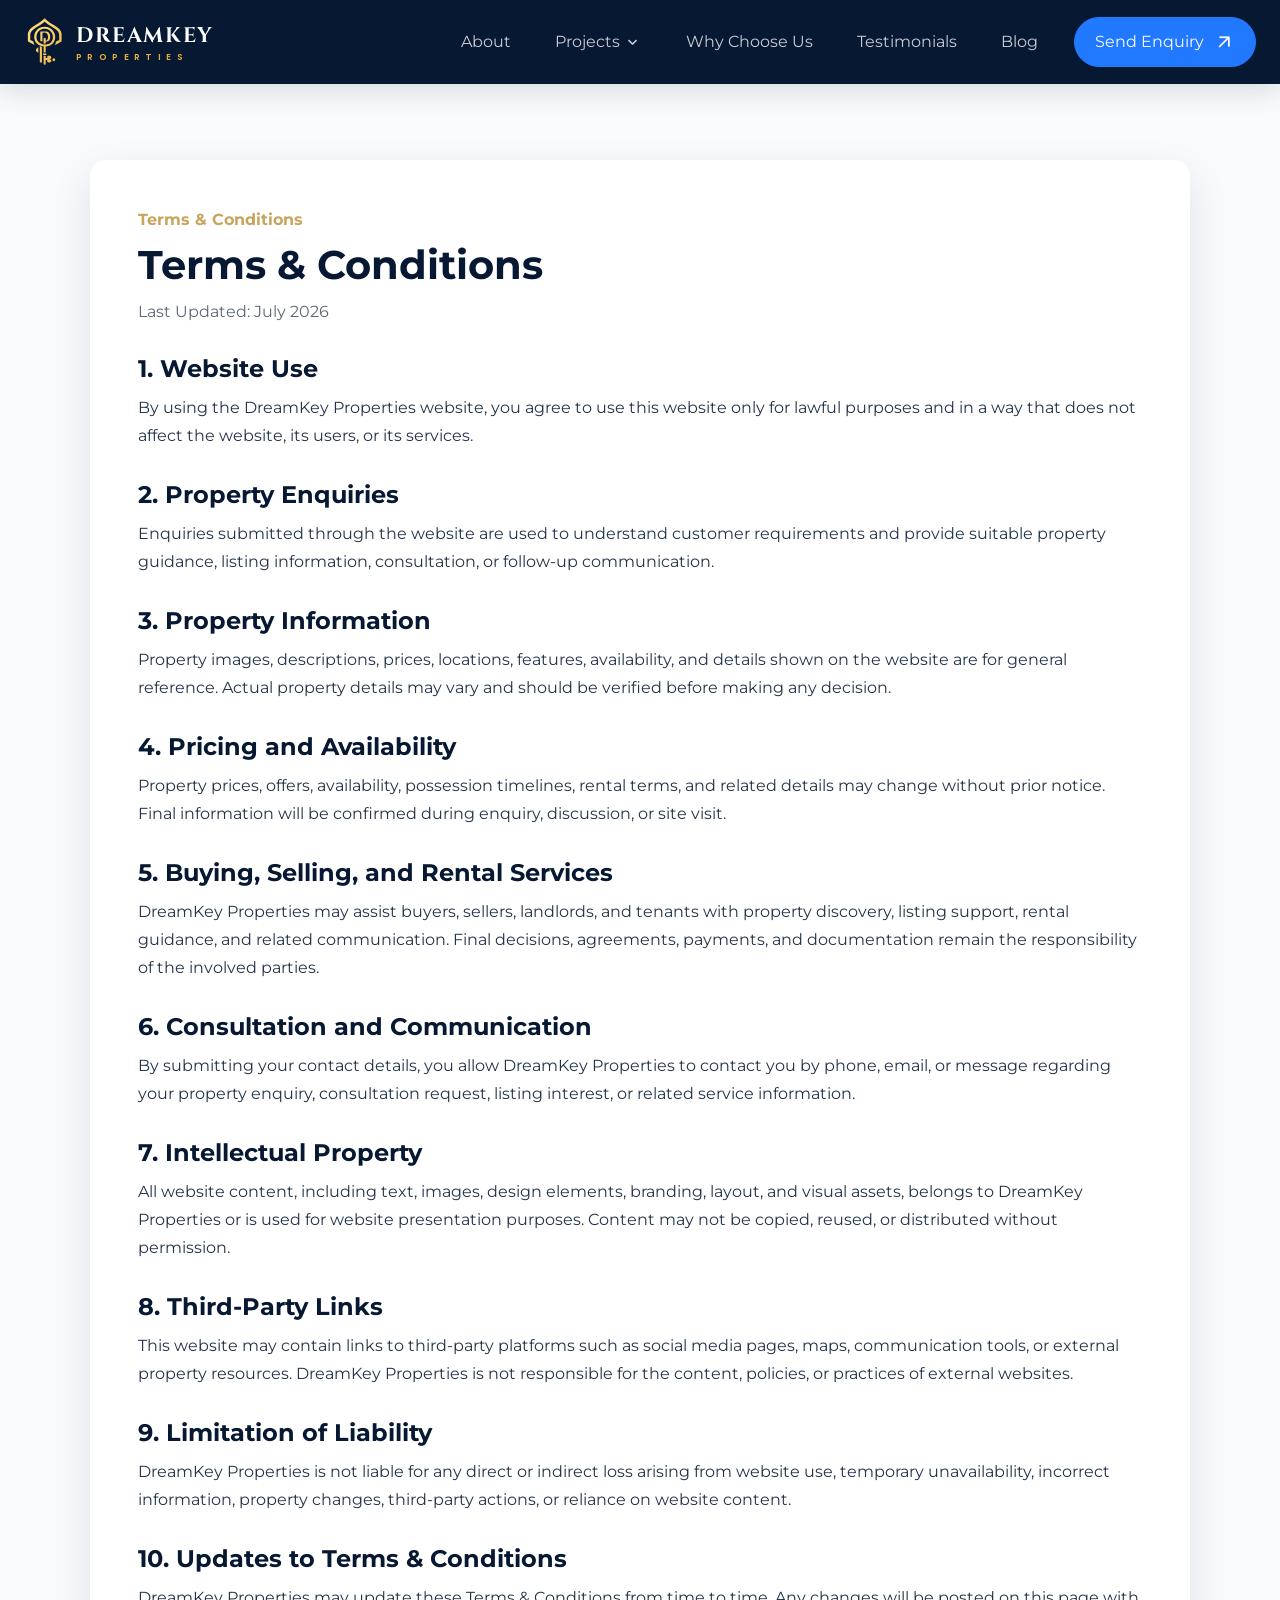
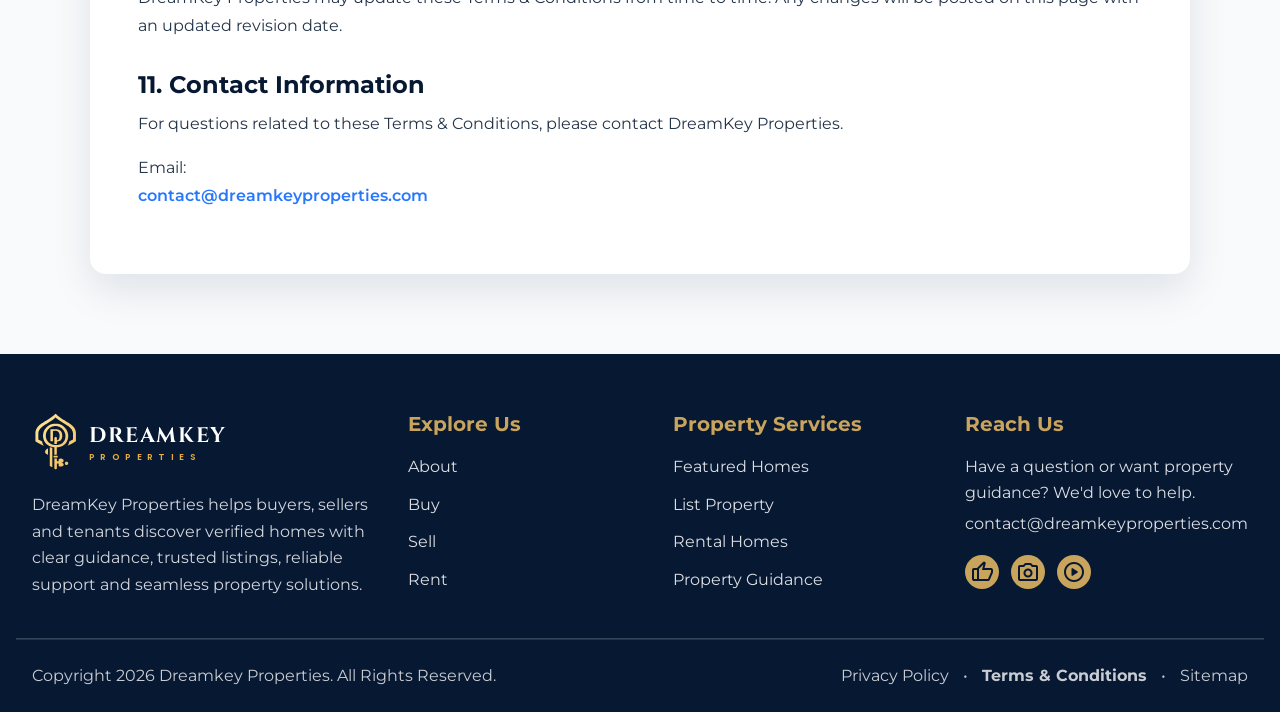
<file: terms-and-conditions.html>
<!doctype html>
<html lang="en">
  <head>
    <!-- META STARTED -->
    <meta charset="UTF-8" />
    <meta name="viewport" content="width=device-width, initial-scale=1.0" />

    <title>Terms &amp; Conditions | DreamKey Properties</title>

    <meta name="title" content="Terms &amp; Conditions | DreamKey Properties" />

    <meta
      name="description"
      content="Read the terms and conditions for using the DreamKey Properties website and real estate enquiry services."
    />

    <link
      rel="canonical"
      href="https://techglowsolutionsindia.github.io/dreamkey-properties/terms-and-conditions.html"
    />
    <!-- META ENDED -->

    <!-- FAVICON STARTED -->
    <link
      rel="icon"
      href="./assets/images/logo/logo-navbar.svg"
      type="image/svg+xml"
    />
    <!-- FAVICON ENDED -->

    <!-- GOOGLE FONTS STARTED -->
    <link rel="preconnect" href="https://fonts.googleapis.com" />
    <link rel="preconnect" href="https://fonts.gstatic.com" crossorigin />

    <link
      href="https://fonts.googleapis.com/css2?family=Cinzel:wght@600;700&family=Montserrat:wght@400;500;600;700;800&family=Poppins:wght@400;500;600;700&family=Material+Symbols+Rounded:opsz,wght,FILL,GRAD@20..48,100..700,0..1,-50..200"
      rel="stylesheet"
    />
    <!-- GOOGLE FONTS ENDED -->

    <!-- STYLES STARTED -->
    <link rel="stylesheet" href="./assets/css/style.css" />
    <!-- STYLES ENDED -->

    <!-- SCRIPTS STARTED -->
    <script src="./assets/js/script.js" defer></script>
    <!-- SCRIPTS ENDED -->
  </head>
  <body class="terms-page">
    <!-- HEADER SECTION STARTED -->
    <header class="header" data-header>
      <div class="container header-container">
        <!-- NAVBAR LOGO STARTED -->
        <a
          href="./index.html#home"
          class="navbar-brand"
          aria-label="DreamKey Properties home"
        >
          <img
            src="./assets/images/logo/logo-navbar.svg"
            width="52"
            height="64"
            alt=""
            class="navbar-brand-logo"
          />

          <span class="navbar-brand-text">
            <strong>DREAMKEY</strong>
            <span>PROPERTIES</span>
          </span>
        </a>
        <!-- NAVBAR LOGO ENDED -->

        <!-- MAIN NAVIGATION STARTED -->
        <nav class="navbar" aria-label="Primary navigation" data-navbar>
          <!-- NAVBAR MENU STARTED -->
          <ul class="navbar-list">
            <!-- <li>
              <a href="#home" class="navbar-link active">Home</a>
            </li> -->

            <li>
              <a href="./index.html#about" class="navbar-link">About</a>
            </li>

            <!-- PROJECTS DROPDOWN STARTED -->
            <li class="navbar-dropdown">
              <button
                type="button"
                class="navbar-link navbar-dropdown-toggle"
                aria-expanded="false"
                aria-controls="project-dropdown-menu"
              >
                <span>Projects</span>

                <span class="material-symbols-rounded" aria-hidden="true">
                  keyboard_arrow_down
                </span>
              </button>

              <ul class="navbar-dropdown-menu" id="project-dropdown-menu">
                <li>
                  <a
                    href="./index.html#featured-projects"
                    class="navbar-dropdown-link"
                  >
                    Featured Projects
                  </a>
                </li>

                <li>
                  <a
                    href="./index.html#under-construction"
                    class="navbar-dropdown-link"
                  >
                    Under Construction
                  </a>
                </li>

                <li>
                  <a
                    href="./index.html#ready-to-move"
                    class="navbar-dropdown-link"
                  >
                    Ready-to-Move
                  </a>
                </li>

                <li>
                  <a
                    href="./index.html#new-launches"
                    class="navbar-dropdown-link"
                  >
                    New Launches
                  </a>
                </li>

                <li>
                  <a
                    href="./index.html#luxury-projects"
                    class="navbar-dropdown-link"
                  >
                    Luxury
                  </a>
                </li>
              </ul>
            </li>
            <!-- PROJECTS DROPDOWN ENDED -->

            <li>
              <a href="./index.html#why-us" class="navbar-link"
                >Why Choose Us</a
              >
            </li>

            <li>
              <a href="./index.html#testimonials" class="navbar-link"
                >Testimonials</a
              >
            </li>

            <li>
              <a href="./index.html#blog" class="navbar-link">Blog</a>
            </li>
          </ul>
          <!-- NAVBAR MENU ENDED -->

          <!-- CTA BUTTON STARTED -->
          <a href="./index.html#contact" class="navbar-cta">
            <span>Send Enquiry</span>

            <span class="material-symbols-rounded" aria-hidden="true">
              arrow_outward
            </span>
          </a>
          <!-- CTA BUTTON ENDED -->
        </nav>
        <!-- MAIN NAVIGATION ENDED -->

        <!-- Mobile Navigation Button -->
        <button
          type="button"
          class="nav-toggle-btn icon-btn"
          aria-label="Open navigation menu"
          aria-expanded="false"
          data-nav-toggler
        >
          <span class="material-symbols-rounded open" aria-hidden="true">
            menu
          </span>

          <span class="material-symbols-rounded close" aria-hidden="true">
            close
          </span>
        </button>
      </div>
    </header>
    <!-- HEADER SECTION ENDED -->

    <main>
      <!-- HOME SCROLL TARGET STARTED -->
      <div id="page-top"></div>
      <!-- HOME SCROLL TARGET ENDED -->
      <section class="policy-page">
        <div class="container">
          <div class="policy-wrapper">
            <p class="policy-label">Terms &amp; Conditions</p>

            <h1 class="policy-title">Terms &amp; Conditions</h1>

            <p class="policy-updated">Last Updated: July 2026</p>

            <div class="policy-content">
              <h2>1. Website Use</h2>

              <p>
                By using the DreamKey Properties website, you agree to use this
                website only for lawful purposes and in a way that does not
                affect the website, its users, or its services.
              </p>

              <h2>2. Property Enquiries</h2>

              <p>
                Enquiries submitted through the website are used to understand
                customer requirements and provide suitable property guidance,
                listing information, consultation, or follow-up communication.
              </p>

              <h2>3. Property Information</h2>

              <p>
                Property images, descriptions, prices, locations, features,
                availability, and details shown on the website are for general
                reference. Actual property details may vary and should be
                verified before making any decision.
              </p>

              <h2>4. Pricing and Availability</h2>

              <p>
                Property prices, offers, availability, possession timelines,
                rental terms, and related details may change without prior
                notice. Final information will be confirmed during enquiry,
                discussion, or site visit.
              </p>

              <h2>5. Buying, Selling, and Rental Services</h2>

              <p>
                DreamKey Properties may assist buyers, sellers, landlords, and
                tenants with property discovery, listing support, rental
                guidance, and related communication. Final decisions,
                agreements, payments, and documentation remain the
                responsibility of the involved parties.
              </p>

              <h2>6. Consultation and Communication</h2>

              <p>
                By submitting your contact details, you allow DreamKey
                Properties to contact you by phone, email, or message regarding
                your property enquiry, consultation request, listing interest,
                or related service information.
              </p>

              <h2>7. Intellectual Property</h2>

              <p>
                All website content, including text, images, design elements,
                branding, layout, and visual assets, belongs to DreamKey
                Properties or is used for website presentation purposes. Content
                may not be copied, reused, or distributed without permission.
              </p>

              <h2>8. Third-Party Links</h2>

              <p>
                This website may contain links to third-party platforms such as
                social media pages, maps, communication tools, or external
                property resources. DreamKey Properties is not responsible for
                the content, policies, or practices of external websites.
              </p>

              <h2>9. Limitation of Liability</h2>

              <p>
                DreamKey Properties is not liable for any direct or indirect
                loss arising from website use, temporary unavailability,
                incorrect information, property changes, third-party actions, or
                reliance on website content.
              </p>

              <h2>10. Updates to Terms &amp; Conditions</h2>

              <p>
                DreamKey Properties may update these Terms &amp; Conditions from
                time to time. Any changes will be posted on this page with an
                updated revision date.
              </p>

              <h2>11. Contact Information</h2>

              <p>
                For questions related to these Terms &amp; Conditions, please
                contact DreamKey Properties.
              </p>

              <p>
                Email:
                <a href="mailto:contact@dreamkeyproperties.com">
                  contact@dreamkeyproperties.com
                </a>
              </p>
            </div>
          </div>
        </div>
      </section>
    </main>

    <!-- FOOTER SECTION STARTED -->
    <footer class="footer">
      <div class="container footer-container">
        <!-- FOOTER BRAND AREA STARTED -->
        <div class="footer-brand">
          <a
            href="./index.html#home"
            class="footer-logo"
            aria-label="DreamKey Properties home"
          >
            <img
              src="./assets/images/logo/logo-footer.svg"
              width="52"
              height="64"
              loading="lazy"
              alt=""
            />
            <span class="navbar-brand-text">
              <strong>DREAMKEY</strong>
              <span>PROPERTIES</span>
            </span>
          </a>

          <p class="footer-text">
            DreamKey Properties helps buyers, sellers and tenants discover
            verified homes with clear guidance, trusted listings, reliable
            support and seamless property solutions.
          </p>
        </div>
        <!-- FOOTER BRAND AREA ENDED -->

        <!-- FOOTER QUICK LINKS STARTED -->
        <div class="footer-column">
          <h3>Explore Us</h3>

          <ul>
            <li><a href="./index.html#about">About</a></li>
            <li><a href="./projects.html">Buy</a></li>
            <li><a href="./index.html#contact">Sell</a></li>
            <li><a href="./index.html#contact">Rent</a></li>
          </ul>
        </div>
        <!-- FOOTER QUICK LINKS ENDED -->

        <!-- FOOTER SERVICES LINKS STARTED -->
        <div class="footer-column">
          <h3>Property Services</h3>

          <ul>
            <li><a href="./index.html#featured-projects">Featured Homes</a></li>
            <li><a href="./index.html#contact">List Property</a></li>
            <li><a href="./projects.html">Rental Homes</a></li>
            <li><a href="./index.html#contact">Property Guidance</a></li>
          </ul>
        </div>
        <!-- FOOTER SERVICES LINKS ENDED -->

        <!-- FOOTER CONTACT AREA STARTED -->
        <div class="footer-column footer-contact">
          <h3>Reach Us</h3>

          <p>Have a question or want property guidance? We'd love to help.</p>

          <a href="mailto:contact@dreamkeyproperties.com">
            contact@dreamkeyproperties.com
          </a>

          <div class="footer-social-list">
            <a href="#" aria-label="Facebook">
              <span class="material-symbols-rounded" aria-hidden="true"
                >thumb_up</span
              >
            </a>

            <a href="#" aria-label="Instagram">
              <span class="material-symbols-rounded" aria-hidden="true"
                >photo_camera</span
              >
            </a>

            <a href="#" aria-label="YouTube">
              <span class="material-symbols-rounded" aria-hidden="true"
                >play_circle</span
              >
            </a>
          </div>
        </div>
        <!-- FOOTER CONTACT AREA ENDED -->
      </div>

      <!-- FOOTER BOTTOM AREA STARTED -->
      <div class="container footer-bottom">
        <p>Copyright 2026 Dreamkey Properties. All Rights Reserved.</p>

        <ul>
          <li><a href="./privacy-policy.html">Privacy Policy</a></li>
          <li><span>&bull;</span></li>
          <li>
            <span class="footer-current-link">Terms &amp; Conditions</span>
          </li>
          <li><span>&bull;</span></li>
          <li><a href="./sitemap.html">Sitemap</a></li>
        </ul>
      </div>
      <!-- FOOTER BOTTOM AREA ENDED -->
    </footer>
    <!-- FOOTER SECTION ENDED -->
    <!-- SCROLL TO TOP BUTTON STARTED -->
    <button type="button" class="scroll-top-btn" aria-label="Scroll to top">
      ↑
    </button>
    <!-- SCROLL TO TOP BUTTON ENDED -->
  </body>
</html>
</file>
<file: assets/css/style.css>
:root {
  --white: #ffffff;
  --yellow: #f6bd26;
  --primary-100: #2179ff;
  --primary-90: #1e6de5;
  --primary-80: #1b61cc;
  --primary-70: #1755b2;
  --primary-40: #0d3166;
  --primary-20: #071833;
  --secondary-100: #21ffff;
  --secondary-20: #073333;
  --neutral-100: #fafcff;
  --neutral-98: #f2f5fa;
  --neutral-95: #e9ecf2;
  --neutral-90: #dadfe5;
  --neutral-80: #c2c6cc;
  --neutral-60: #919499;
  --neutral-50: #797c80;
  --neutral-40: #616366;
  --neutral-30: #494a4d;
  --neutral-20: #303133;
  --neutral-10: #18191a;
  --neutral-5: #0c0c0d;
  --error-100: #ff2134;

  /* Gradient */
  --gradient: linear-gradient(270deg, #0f4392 0%, #001d3d 100%);

  /* FONT-FAMILY */
  --font-primary: "Montserrat", sans-serif;

  /* size */
  --fs-base: 62.5%;
  --fs-headline-large: 3.6rem;
  --fs-headline-medium: 2.8rem;
  --fs-headline-small: 2.4rem;
  --fs-title-large: 2.2rem;
  --fs-title-medium: 2rem;
  --fs-title-small: 1.8rem;
  --fs-body-large: 1.6rem;
  --fs-body-medium: 1.6rem;
  --fs-label-large: 1.6rem;
  --fs-label-medium: 1.4rem;

  /* line-height  */
  --lh-headline-large: 44px;
  --lh-headline-medium: 36px;
  --lh-headline-small: 36px;
  --lh-title-large: 28px;
  --lh-title-medium: 24px;
  --lh-title-small: 24px;
  --lh-body-large: 24px;
  --lh-body-medium: 24px;
  --lh-label-large: 24px;
  --lh-label-medium: 20px;

  /* font-weight */
  --weight-bold: 700;
  --weight-semiBold: 600;
  --weight-regular: 400;

  /* letter-spacing */
  --tracking-n-025: -0.25px;
  --tracking-p-05: 0.5px;

  /* border-radius */
  --radius-small: 8px;
  --radius-medium: 12px;
  --radius-large: 16px;
  --radius-extra-large: 32px;
  --radius-full: 1000px;
  --radius-circle: 50%;

  /* box-shadow */
  --shadow-1: 0px 2px 4px 0px #00000033;
  --shadow-2: 0px 5px 10px 0px #0000000d;
  --shadow-3: 0px 5px 10px 0px #00000033;
  --shadow-4: 0px 10px 20px 0px #0000001a;

  /* transition */
  --transition-easing-quick: cubic-bezier(0, 0.7, 0.3, 1);
  --transition-duration-quick: 200ms;
  --transition-duration-smooth: 500ms;
}

/*-----------------------------------*\
  #RESET
\*-----------------------------------*/
*,
*::before,
*::after {
  margin: 0;
  padding: 0;
  box-sizing: border-box;
}

li {
  list-style: none;
}

a,
img,
span,
input,
select,
button {
  display: block;
}

a {
  color: inherit;
  text-decoration: none;
}

img {
  height: auto;
}

input,
select,
button {
  background: none;
  border: none;
  font: inherit;
}

button {
  cursor: pointer;
}

input,
select {
  width: 100%;
  outline: none;
}

address {
  font-style: normal;
}

select {
  appearance: none;
  -webkit-appearance: none;
  -moz-appearance: none;
}

html {
  font-family: var(--font-primary);
  font-size: var(--fs-base);
  scroll-behavior: smooth;
}

body {
  background-color: var(--neutral-98);
  color: var(--neutral-5);
  font-size: var(--fs-body-medium);
  line-height: var(--lh-body-medium);
}

::-webkit-scrollbar {
  width: 12px;
}

::-webkit-scrollbar-track {
  background-color: var(--neutral-90);
}

::-webkit-scrollbar-thumb {
  background-color: var(--neutral-60);
  border-radius: 4px;
}

/*-----------------------------------*\
  #TYPOGRAPHY
\*-----------------------------------*/
.headline-large {
  font-size: var(--fs-headline-large);
  line-height: var(--lh-headline-large);
  font-weight: var(--weight-bold);
  letter-spacing: var(--tracking-n-025);
}

.headline-medium {
  font-size: var(--fs-headline-medium);
  line-height: var(--lh-headline-medium);
  font-weight: var(--weight-bold);
}

.headline-small {
  font-size: var(--fs-headline-small);
  line-height: var(--lh-headline-small);
  font-weight: var(--weight-bold);
}

.title-large {
  font-size: var(--fs-title-large);
  line-height: var(--lh-title-large);
  font-weight: var(--weight-semiBold);
}

.title-medium {
  font-size: var(--fs-title-medium);
  line-height: var(--lh-title-medium);
  font-weight: var(--weight-semiBold);
}

.title-small {
  font-size: var(--fs-title-small);
  line-height: var(--lh-title-small);
  font-weight: var(--weight-semiBold);
}

.body-large {
  font-size: var(--fs-body-large);
  line-height: var(--lh-body-large);
  font-weight: var(--weight-regular);
}

.body-medium {
  font-size: var(--fs-body-medium);
  line-height: var(--lh-body-medium);
  font-weight: var(--weight-regular);
}

.label-medium {
  font-size: var(--fs-label-medium);
  line-height: var(--lh-label-medium);
  font-weight: var(--weight-semiBold);
  letter-spacing: var(--tracking-p-05);
}

/*-----------------------------------*\
  #REUSED STYLE
\*-----------------------------------*/
.material-symbols-rounded {
  display: block;
  width: 1em;
  height: 1em;
  overflow: hidden;
  font-variation-settings:
    "FILL" 0,
    "wght" 400,
    "GRAD" 0,
    "opsz" 24;
}

.container {
  padding-inline: 16px;
  max-width: 580px;
  width: 100%;
  margin-inline: auto;
}

.section {
  padding-block-end: 60px;
}

.title-wrapper {
  margin-block-end: 32px;
}

.img-holder {
  aspect-ratio: var(--width) / var(--height);
  background-color: var(--neutral-80);
  overflow: hidden;
}

.img-cover {
  width: 100%;
  height: 100%;
  object-fit: cover;
}

/*-----------------------------------*\
  #COMPONENT
\*-----------------------------------*/
.btn {
  display: flex;
  justify-content: center;
  align-items: center;
  gap: 12px;
  height: 48px;
  padding-inline: 24px;
  border-radius: var(--radius-full);
  width: fit-content;
  transition: var(--transition-duration-quick) var(--transition-easing-quick);
}

.btn-fill {
  background-color: var(--primary-100);
  color: var(--neutral-100);
}

.btn-fill:where(:hover, :focus) {
  background-color: var(--primary-90);
  box-shadow: var(--shadow-1);
}

.btn-fill:where(:active, :focus-visible) {
  background-color: var(--primary-80);
}

.btn-outline {
  color: var(--primary-100);
  box-shadow: inset 0 0 0 2px var(--primary-100);
}

.btn-outline:where(:hover, :focus, :focus-visible) {
  color: var(--neutral-100);
}

.btn-outline:hover {
  background-color: var(--primary-100);
}

.btn-outline:focus {
  background-color: var(--primary-90);
}

.btn-outline:where(:active, :focus-visible) {
  background-color: var(--primary-80);
}

.icon-btn {
  height: 40px;
  width: 40px;
  display: grid;
  place-items: center;
  background-color: var(--neutral-100);
  color: var(--neutral-10);
  border-radius: var(--radius-small);
  box-shadow: var(--shadow-3);
  transition: var(--transition-duration-quick) var(--transition-easing-quick);
}

.icon-btn:where(:hover, :focus-visible) {
  background-color: var(--neutral-90);
}

.badge {
  height: 32px;
  max-width: max-content;
  display: grid;
  place-items: center;
  padding-inline: 16px;
  background-color: var(--secondary-100);
  border-radius: var(--radius-small);
  box-shadow: var(--shadow-3);
}

.card {
  border-radius: var(--radius-large);
  overflow: hidden;
  box-shadow: var(--shadow-2);
  transition: var(--transition-duration-quick) var(--transition-easing-quick);
}

.card:where(:hover, :focus-within) {
  box-shadow: var(--shadow-4);
}

.card-banner {
  position: relative;
}

.card-banner .img-cover {
  transition: var(--transition-duration-smooth) var(--transition-easing-quick);
}

.card:where(:hover, :focus-within) .img-cover {
  scale: 1.05;
  rotate: 2deg;
}

.card :where(.badge, .icon-btn) {
  position: absolute;
  top: 20px;
}

.card .badge {
  left: 20px;
}

.card .icon-btn {
  right: 20px;
  opacity: 0;
  visibility: hidden;
  scale: 0.8;
  transition: var(--transition-duration-quick) var(--transition-easing-quick);
}

.fav-btn {
  color: var(--error-100);
}

.material-symbols-rounded {
  font-variation-settings:
    "FILL" 0,
    "wght" 400,
    "GRAD" 0,
    "opsz" 24;
}

.fav-btn.active .material-symbols-rounded {
  font-variation-settings:
    "FILL" 1,
    "wght" 400,
    "GRAD" 0,
    "opsz" 24;
}

.card:where(:hover, :focus-within) .icon-btn {
  scale: 1;
  opacity: 1;
  visibility: visible;
}

.card-content {
  padding: 20px 20px 24px;
}

.card-title {
  margin-block: 8px;
  color: var(--neutral-20);
  white-space: nowrap;
  overflow: hidden;
  text-overflow: ellipsis;
  transition: var(--transition-duration-quick) var(--transition-easing-quick);
}

.card-title:where(:hover, :focus-visible) {
  color: var(--primary-100);
}

.card-text {
  color: var(--neutral-40);
}

.card-meta-list {
  padding-block-start: 16px;
  margin-block-start: 16px;
  border-block-start: 1px solid var(--neutral-90);
  display: flex;
  justify-content: space-between;
  align-items: center;
  flex-wrap: wrap;
  gap: 12px;
}

.card .meta-item {
  display: flex;
  align-items: center;
  gap: 4px;
  color: var(--neutral-20);
}

/*-----------------------------------*\
  #HEADER / NAVBAR
\*-----------------------------------*/

.header {
  position: fixed;
  top: 0;
  left: 0;
  width: 100%;
  height: 84px;
  z-index: 1000;
  transition:
    height var(--transition-duration-quick) var(--transition-easing-quick),
    background-color var(--transition-duration-quick)
      var(--transition-easing-quick),
    box-shadow var(--transition-duration-quick) var(--transition-easing-quick),
    backdrop-filter var(--transition-duration-quick)
      var(--transition-easing-quick);
}

/* Sticky navbar after scrolling */
.header.active {
  height: 72px;
  background-color: rgba(7, 24, 51, 0.96);
  box-shadow: 0 10px 30px rgba(0, 0, 0, 0.16);
  backdrop-filter: blur(14px);
  -webkit-backdrop-filter: blur(14px);
  animation: header-slide-down 350ms ease forwards;
}

@keyframes header-slide-down {
  from {
    transform: translateY(-100%);
  }

  to {
    transform: translateY(0);
  }
}

/* =========================================
   HEADER CONTENT VERTICAL ALIGNMENT
   ========================================= */

.header-container {
  position: relative;
  height: 100%;
  display: flex;
  justify-content: space-between;
  align-items: center;
  padding-block: 0;
}

/* =========================================
   HEADER LOGO
   ========================================= */

.header .logo {
  display: inline-flex;
  align-items: center;
  flex-shrink: 0;
  position: relative;
  z-index: 5;
}

/* =========================================
   HEADER LOGO VERTICAL ALIGNMENT
   ========================================= */

.logo-image {
  width: 145px;
  height: auto;
  object-fit: contain;
  transform: translateY(2px);
  transition:
    transform var(--transition-duration-quick) var(--transition-easing-quick),
    opacity var(--transition-duration-quick) var(--transition-easing-quick);
}

/* =========================================
   HEADER LOGO HOVER EFFECT
   ========================================= */

.header .logo:hover .logo-image {
  transform: translateY(2px) scale(1.03);
}

.header .logo:focus-visible {
  outline: 2px solid var(--primary-100);
  outline-offset: 6px;
  border-radius: var(--radius-small);
}

/* =========================================
   MOBILE NAVIGATION BUTTON
   ========================================= */

.nav-toggle-btn {
  position: relative;
  z-index: 6;
  background-color: rgba(255, 255, 255, 0.12);
  color: var(--neutral-100);
  box-shadow: none;
}

.nav-toggle-btn:where(:hover, :focus-visible) {
  background-color: rgba(255, 255, 255, 0.22);
}

.nav-toggle-btn .close,
.nav-toggle-btn.active .open {
  display: none;
}

.nav-toggle-btn .open,
.nav-toggle-btn.active .close {
  display: block;
}

/* =========================================
   MOBILE NAVBAR PANEL
   ========================================= */

.navbar {
  position: absolute;
  top: calc(100% - 4px);
  right: 16px;
  width: min(320px, calc(100vw - 32px));
  padding: 14px;
  background-color: var(--neutral-100);
  border: 1px solid var(--neutral-90);
  border-radius: var(--radius-large);
  box-shadow: var(--shadow-4);
  opacity: 0;
  visibility: hidden;
  transform: translateY(-12px) scale(0.97);
  transform-origin: top right;
  transition:
    opacity var(--transition-duration-quick) var(--transition-easing-quick),
    visibility var(--transition-duration-quick) var(--transition-easing-quick),
    transform var(--transition-duration-quick) var(--transition-easing-quick);
  z-index: 4;
}

.navbar.active {
  opacity: 1;
  visibility: visible;
  transform: translateY(0) scale(1);
}

.navbar,
.navbar-list,
.navbar-wrapper {
  display: grid;
}

.navbar-list {
  gap: 4px;
}

.navbar-link {
  position: relative;
  padding: 12px 14px;
  color: var(--neutral-30);
  border-radius: var(--radius-small);
  transition:
    color var(--transition-duration-quick) var(--transition-easing-quick),
    background-color var(--transition-duration-quick)
      var(--transition-easing-quick);
}

.navbar-link:where(:hover, :focus-visible),
.navbar-link.active {
  color: var(--primary-100);
  background-color: var(--neutral-95);
}

/* =========================================
   NAVBAR CTA BUTTON
   ========================================= */

.navbar-wrapper {
  margin-top: 10px;
  padding-top: 12px;
  border-top: 1px solid var(--neutral-90);
}

.navbar-cta {
  min-height: 48px;
  padding-inline: 18px;
  display: inline-flex;
  justify-content: center;
  align-items: center;
  gap: 8px;
  color: var(--neutral-100);
  background-color: var(--primary-100);
  border: 1px solid var(--primary-100);
  border-radius: var(--radius-full);
  box-shadow: 0 8px 20px rgba(33, 121, 255, 0.24);
  transition:
    color var(--transition-duration-quick) var(--transition-easing-quick),
    background-color var(--transition-duration-quick)
      var(--transition-easing-quick),
    border-color var(--transition-duration-quick) var(--transition-easing-quick),
    transform var(--transition-duration-quick) var(--transition-easing-quick),
    box-shadow var(--transition-duration-quick) var(--transition-easing-quick);
}

.navbar-cta:hover {
  background-color: var(--primary-80);
  border-color: var(--primary-80);
  transform: translateY(-2px);
  box-shadow: 0 12px 24px rgba(33, 121, 255, 0.32);
}

.navbar-cta:active {
  transform: translateY(0);
}

.navbar-cta:focus-visible {
  outline: 3px solid rgba(33, 121, 255, 0.3);
  outline-offset: 3px;
}

.navbar-cta-icon {
  font-size: 1.9rem;
  transition: transform var(--transition-duration-quick)
    var(--transition-easing-quick);
}

.navbar-cta:hover .navbar-cta-icon {
  transform: translate(3px, -3px);
}

/*-----------------------------------*\
  #FEATURE
\*-----------------------------------*/
.feature-banner {
  aspect-ratio: 3/2;
  overflow: hidden;
  border-radius: var(--radius-extra-large);
  margin-block: 3.5rem;
}

.feature-content {
  padding: 24px 16px 0;
}

.feature-content .feature-text {
  margin-block: 16px;
}

.feature-text,
.feature-item {
  color: var(--neutral-30);
}

.feature-list {
  display: grid;
  gap: 12px;
}

.feature-item {
  display: flex;
  align-items: center;
  gap: 8px;
}

.feature-icon {
  color: var(--primary-100);
  font-size: 2.2rem;
}

/*-----------------------------------*\
  #VIDEO
\*-----------------------------------*/

.video-card {
  height: 260px;
  border-radius: 32px;
  background:
    linear-gradient(0deg, #0000004d, #0000004d), url("../images/video-card.png");
  background-repeat: no-repeat;
  background-size: cover;
  display: grid;
  place-items: center;
}

.play-btn {
  width: 72px;
  height: 72px;
  display: grid;
  place-items: center;
  background-color: var(--neutral-100);
  color: var(--primary-100);
  border-radius: var(--radius-circle);
  animation: pulse 1.5s var(--transition-easing-quick) forwards infinite;
}

@keyframes pulse {
  0% {
    box-shadow: 0 0 0 0 #ffffff80;
  }
  100% {
    box-shadow: 0 0 0 20px #ffffff00;
  }
}

.play-btn .material-symbols-rounded {
  font-size: 4rem;
  font-variation-settings: "FILL" 1;
}

/*-----------------------------------*\
  #STORY
\*-----------------------------------*/
.story .section-subtitle {
  color: var(--primary-100);
}

.story .section-title {
  margin-block: 12px;
}

.avatar-list {
  display: flex;
}

.avatar {
  position: relative;
  width: 60px;
  height: 46px;
  border-radius: var(--radius-full);
  border: 3px solid var(--neutral-98);
  overflow: hidden;
}

.avatar:not(:first-child) {
  margin-inline-start: -10px;
}

.avatar .overlay-content {
  position: absolute;
  inset: 0;
  display: grid;
  place-items: center;
  background-color: #000000bf;
  color: var(--neutral-100);
}

.story .title-wrapper {
  display: grid;
  gap: 16px;
}

.story-list {
  display: grid;
  gap: 16px;
}

.story-card {
  position: relative;
  height: 360px;
  background-repeat: no-repeat;
  background-size: cover;
  background-position: center;
  border-radius: var(--radius-large);
  overflow: hidden;
  transition: var(--transition-duration-quick) var(--transition-easing-quick);
}

.story-card:where(:hover, :focus-visible) {
  scale: 0.99;
}

.story-card .overlay-content {
  position: absolute;
  inset: 0;
  background: linear-gradient(180deg, #00000000 33.33%, #000000cc 100%);
  color: var(--white);
  display: flex;
  justify-content: space-between;
  align-items: flex-end;
  padding: 24px;
}

.story-card .rating-wrapper {
  display: flex;
  align-items: center;
  margin-block-start: 8px;
}

.story-card .rating-text {
  margin-inline-start: 12px;
  color: var(--neutral-80);
}

.story-card .material-symbols-rounded {
  font-variation-settings: "FILL" 1;
  color: var(--yellow);
}

.story-card .card-avatar {
  width: 56px;
  height: 56px;
  border-radius: var(--radius-circle);
  box-shadow: var(--shadow-3);
  overflow: hidden;
}

.footer {
  background-color: var(--primary-20);
  color: var(--neutral-90);
}

.footer-top .container {
  padding-block: 60px;
  display: grid;
  gap: 24px;
}

.footer-text {
  margin-block: 16px;
}

.footer-list-title {
  margin-block-end: 16px;
}

.footer-list {
  display: grid;
  gap: 16px;
}

.footer-link {
  transition: var(--transition-duration-quick) var(--transition-easing-quick);
}

.footer-link:where(:hover, :focus-visible) {
  color: var(--primary-100);
}

.social-list {
  display: flex;
  gap: 16px;
}

.footer-bottom {
  border-block-start: 1px solid var(--neutral-20);
}

.footer-bottom .container {
  padding-block: 20px;
  display: grid;
  justify-content: center;
}

/* =========================================
   DESKTOP HEADER / NAVBAR
   ========================================= */

.nav-toggle-btn {
  display: none;
}

/* =========================================
   DESKTOP HEADER / NAVBAR — RIGHT ALIGNED
   ========================================= */

.navbar {
  all: unset;
  flex: 1;
  display: flex;
  justify-content: flex-end;
  align-items: center;
  margin-left: 36px;
}

.navbar-list {
  all: unset;
  display: flex;
  justify-content: flex-end;
  align-items: center;
  gap: 4px;
  margin-left: auto;
}

.navbar-wrapper {
  all: unset;
  display: flex;
  align-items: center;
  margin-left: 18px;
}

.navbar-link {
  position: relative;
  padding: 12px 16px;
  color: var(--neutral-80);
  border-radius: var(--radius-full);
  white-space: nowrap;
  transition:
    color var(--transition-duration-quick) var(--transition-easing-quick),
    background-color var(--transition-duration-quick)
      var(--transition-easing-quick);
}

.navbar-link:where(:hover, :focus-visible) {
  color: var(--neutral-100);
  background-color: rgba(255, 255, 255, 0.08);
}

.navbar-link.active {
  color: var(--neutral-100);
  background-color: transparent;
}

/* Active navigation underline */
.navbar-link.active::after {
  content: "";
  position: absolute;
  left: 50%;
  bottom: 4px;
  width: 18px;
  height: 2px;
  border-radius: var(--radius-full);
  background-color: var(--primary-100);
  transform: translateX(-50%);
}

.navbar-cta {
  min-height: 46px;
  padding-inline: 20px;
  color: var(--neutral-100);
  background-color: var(--primary-100);
  border-color: var(--primary-100);
  box-shadow: none;
}

.navbar-cta:hover {
  color: var(--primary-100);
  background-color: var(--neutral-100);
  border-color: var(--neutral-100);
  box-shadow: 0 10px 24px rgba(0, 0, 0, 0.15);
}

/* =========================================
   DESKTOP LOGO SIZE
   ========================================= */

.logo-image {
  width: 155px;
}

/* =========================================
   DESKTOP HERO SECTION
   ========================================= */

.hero {
  min-height: calc(100vh - 84px);
  padding-block: 106px 34px;
}

.hero-container {
  grid-template-columns: minmax(0, 0.9fr) minmax(0, 1.1fr);
  gap: 34px;
}

.hero-content {
  min-width: 0;
}

.hero-visual {
  min-width: 0;
}

.hero-title {
  max-width: 570px;
}

.hero-text {
  max-width: 560px;
}

.search-bar {
  width: calc(100% + 150px);
  min-width: 760px;
  grid-template-columns: 150px 190px minmax(230px, 1fr) max-content;
}

.search-item .search-item-field {
  height: 80px;
  padding: 40px 48px 14px 20px;
}

.search-item .label {
  top: 13px;
  left: 20px;
}

.search-item .material-symbols-rounded {
  display: block;
  right: 18px;
}

.hero-banner {
  height: clamp(500px, 62vh, 640px);
}

.property .section-text {
  max-width: 640px;
}

/* =========================================
   LARGE DESKTOP NAVBAR
   ========================================= */

.logo-image {
  width: 165px;
}

.navbar {
  margin-left: 64px;
}

.navbar-list {
  gap: 8px;
}

.navbar-link {
  padding-inline: 18px;
}

.navbar-wrapper {
  margin-left: 36px;
}

.navbar-cta {
  min-height: 48px;
  padding-inline: 24px;
}

/* PROPERTIES SECTION RESPONSIVE WIDTH STARTED */

#properties {
  width: 100%;
  padding-block: 60px;
}

#properties > .container {
  width: 100%;
  margin-inline: auto;
}

#properties .title-wrapper {
  display: block;
  margin-block-end: 32px;
}

#properties .property-list > .card {
  width: 100%;
  min-width: 0;
}

/* PROPERTIES SECTION RESPONSIVE WIDTH ENDED */

/* TABLET PROPERTIES SECTION STARTED */

@media (min-width: 768px) and (max-width: 991px) {
  #properties .property-list {
    grid-template-columns: repeat(2, minmax(0, 1fr));
  }
}

/* TABLET PROPERTIES SECTION ENDED */

/* DESKTOP PROPERTIES SECTION STARTED */

@media (min-width: 992px) {
  #properties > .container {
    width: calc(100% - 48px);
    max-width: 1360px;
    padding-inline: 0;
  }

  #properties .property-list {
    grid-template-columns: repeat(4, minmax(0, 1fr));
  }
}

/* DESKTOP PROPERTIES SECTION ENDED */

/* MOBILE PROPERTIES SECTION STARTED */

@media (max-width: 767px) {
  #properties {
    padding-block: 48px;
  }

  #properties > .container {
    padding-inline: 16px;
  }

  #properties .property-list {
    grid-template-columns: 1fr;
  }
}

/* MOBILE PROPERTIES SECTION ENDED */

/* DESKTOP PROPERTIES SECTION WIDTH FIX STARTED */

@media (min-width: 992px) {
  html body #properties.section-property .container {
    width: calc(100% - 96px) !important;
    max-width: 1280px !important;
    margin-inline: auto !important;
    padding-inline: 0 !important;
  }

  html body #properties.section-property .property-list {
    width: 100% !important;
    max-width: 1280px !important;
    margin-inline: auto !important;
    grid-template-columns: repeat(4, minmax(0, 1fr)) !important;
    gap: 16px !important;
  }

  html body #properties.section-property .title-wrapper {
    width: 100% !important;
    max-width: 1280px !important;
    margin-inline: auto !important;
    margin-bottom: 32px !important;
  }
}

/* DESKTOP PROPERTIES SECTION WIDTH FIX ENDED */

/* PROPERTIES SECTION ANCHOR POSITION STARTED */

#properties {
  scroll-margin-top: 90px;
}

/* PROPERTIES SECTION ANCHOR POSITION ENDED */

/* PROPERTY SLIDER FINAL STARTED */

#properties .property-slider {
  position: relative;
  width: calc(100% - 120px);
  max-width: 1280px;
  margin-inline: auto;
  padding-bottom: 46px;
  outline: none;
}

#properties .property-slider-viewport {
  width: 100%;
  overflow: hidden !important;
}

#properties .property-list {
  display: flex !important;
  gap: 16px !important;
  margin: 0 !important;
  padding: 0 !important;
  will-change: transform;
  transition: transform 350ms ease !important;
}

#properties .property-list > .card {
  flex: 0 0 calc((100% - 48px) / 4) !important;
  width: calc((100% - 48px) / 4) !important;
  min-width: calc((100% - 48px) / 4) !important;
  max-width: calc((100% - 48px) / 4) !important;
  margin: 0 !important;
}

#properties .property-arrow {
  position: absolute;
  top: 38%;
  z-index: 20;
  width: 44px;
  height: 44px;
  display: grid;
  place-items: center;
  color: var(--white);
  background-color: var(--primary-100);
  border-radius: var(--radius-circle);
  box-shadow: var(--shadow-4);
  transform: translateY(-50%);
}

#properties .property-prev {
  left: -32px;
}

#properties .property-next {
  right: -32px;
}

#properties .property-arrow:disabled {
  opacity: 0.3;
  cursor: not-allowed;
}

#properties .property-slider-dots {
  position: absolute;
  left: 50%;
  bottom: 4px;
  display: flex;
  align-items: center;
  justify-content: center;
  gap: 8px;
  transform: translateX(-50%);
}

#properties .property-slider-dot {
  width: 9px;
  height: 9px;
  padding: 0;
  background-color: var(--neutral-80);
  border-radius: var(--radius-full);
}

#properties .property-slider-dot.active {
  width: 28px;
  background-color: var(--primary-100);
}

@media (max-width: 991px) {
  #properties .property-list > .card {
    flex-basis: calc((100% - 16px) / 2) !important;
    width: calc((100% - 16px) / 2) !important;
    min-width: calc((100% - 16px) / 2) !important;
    max-width: calc((100% - 16px) / 2) !important;
  }
}

@media (max-width: 600px) {
  #properties .property-list > .card {
    flex-basis: 100% !important;
    width: 100% !important;
    min-width: 100% !important;
    max-width: 100% !important;
  }

  #properties .property-prev {
    left: 6px;
  }

  #properties .property-next {
    right: 6px;
  }
}

/* PROPERTY SLIDER FINAL ENDED */

/* PROPERTY SECTION SINGLE SCREEN FIT STARTED */

@media (min-width: 992px) {
  #properties {
    padding-block: 34px 24px !important;
  }

  html body #properties.section-property .title-wrapper {
    margin-bottom: 22px !important;
  }

  #properties .section-subtitle {
    margin-bottom: 8px;
  }

  #properties .section-title {
    margin-top: 0;
    margin-bottom: 10px;
    font-size: 38px;
    line-height: 1.12;
  }

  #properties .section-text {
    margin-bottom: 0;
    font-size: 18px;
    line-height: 1.45;
  }

  #properties .property-slider {
    padding-bottom: 28px;
  }

  #properties .card-banner .img-holder {
    aspect-ratio: 16 / 9;
    height: 205px;
  }

  #properties .card-content {
    padding: 16px 20px 18px;
  }

  #properties .card-title {
    margin-block: 6px;
  }

  #properties .card-text {
    line-height: 1.35;
  }

  #properties .card-meta-list {
    padding-block-start: 12px;
    margin-block-start: 12px;
  }

  #properties .property-arrow {
    top: 44%;
  }

  #properties .property-slider-dots {
    bottom: 0;
  }
}

/* PROPERTY SECTION SINGLE SCREEN FIT ENDED */

/* PROPERTY CARD HEIGHT TUNE STARTED */

@media (min-width: 992px) {
  #properties .card-banner .img-holder {
    height: 225px;
    aspect-ratio: auto;
  }
}

/* PROPERTY CARD HEIGHT TUNE ENDED */

/* MOVE PROPERTY SECTION CONTENT UP */

#properties {
  padding-top: 30px !important;
}

/* HERO CONTENT LOGO ALIGNMENT STARTED */

@media (min-width: 992px) {
  .hero-content {
    padding-left: 30px;
  }
}

/* HERO CONTENT LOGO ALIGNMENT ENDED */

/* SELL PROPERTY SECTION STARTED */

.sell-property {
  padding-block: 70px;
  background-color: var(--neutral-98);
  scroll-margin-top: 90px;
}

.sell-property-container {
  display: grid;
  gap: 36px;
  align-items: center;
}

.sell-property .section-title {
  margin-block: 12px 14px;
}

.sell-property .section-text {
  max-width: 620px;
  color: var(--neutral-40);
}

.sell-feature-list {
  display: grid;
  gap: 18px;
  margin-block: 28px 30px;
}

.sell-feature-item {
  display: flex;
  gap: 14px;
  align-items: flex-start;
}

.sell-feature-item > .material-symbols-rounded {
  width: 44px;
  height: 44px;
  display: grid;
  place-items: center;
  flex-shrink: 0;
  color: var(--primary-100);
  background-color: var(--primary-95);
  border-radius: var(--radius-circle);
}

.sell-feature-item p {
  margin-block-start: 6px;
  color: var(--neutral-40);
}

.sell-property-btn {
  width: fit-content;
  min-height: 52px;
  padding-inline: 22px;
  display: inline-flex;
  align-items: center;
  gap: 8px;
  color: var(--white);
  background-color: var(--primary-100);
  border-radius: var(--radius-full);
  box-shadow: var(--shadow-3);
}

.sell-property-banner {
  aspect-ratio: 4 / 3;
  border-radius: var(--radius-extra-large);
  overflow: hidden;
  box-shadow: var(--shadow-3);
}

@media (min-width: 992px) {
  .sell-property {
    padding-block: 90px;
  }

  .sell-property-container {
    grid-template-columns: minmax(0, 0.9fr) minmax(0, 1.1fr);
    gap: 56px;
  }
}

/* SELL PROPERTY SECTION ENDED */
/* SELL SECTION POLISH STARTED */

.sell-property {
  padding-block: 55px 80px !important;
}

.sell-property-container {
  align-items: center;
}

.sell-property-content {
  transform: translateY(-18px);
}

.sell-property-banner {
  animation: sell-image-reveal 800ms ease forwards;
  transition:
    transform 350ms ease,
    box-shadow 350ms ease;
}

.sell-property-banner:hover {
  transform: translateY(-8px) scale(1.015);
  box-shadow: var(--shadow-4);
}

.sell-property-banner img {
  transition: transform 500ms ease;
}

.sell-property-banner:hover img {
  transform: scale(1.045);
}

@keyframes sell-image-reveal {
  from {
    opacity: 0;
    transform: translateX(36px) scale(0.96);
  }

  to {
    opacity: 1;
    transform: translateX(0) scale(1);
  }
}

/* SELL SECTION POLISH ENDED */

/* MOVE SELL SECTION UP */

#sell-property {
  padding-top: 50px !important;
}

.sell-property-visual {
  position: relative;
}

.sell-stats {
  position: absolute;
  top: -34px;
  left: 50%;
  z-index: 5;
  width: calc(100% - 48px);
  display: grid;
  grid-template-columns: repeat(3, 1fr);
  gap: 14px;
  transform: translateX(-50%);
}

.sell-stats div {
  padding: 14px;
  background-color: var(--white);
  border-radius: var(--radius-medium);
  box-shadow: var(--shadow-2);
}

.sell-stats strong,
.sell-stats span {
  display: block;
}

.sell-stats strong {
  color: var(--neutral-10);
}

.sell-stats span {
  margin-top: 4px;
  color: var(--neutral-40);
  font-size: 1.3rem;
}

@media (max-width: 767px) {
  .sell-stats {
    position: static;
    width: 100%;
    grid-template-columns: 1fr;
    margin-bottom: 18px;
    transform: none;
  }
}

.sell-stats div {
  transition:
    transform 250ms ease,
    box-shadow 250ms ease;
}

.sell-stats div:hover {
  transform: translateY(-6px);
  box-shadow: var(--shadow-4);
}

.sell-stats div {
  position: relative;
  overflow: hidden;
  transition:
    transform 250ms ease,
    box-shadow 250ms ease;
}

.sell-stats div::before {
  content: "";
  position: absolute;
  inset: 0 0 auto;
  height: 3px;
  background-color: var(--primary-100);
  transform: scaleX(0);
  transform-origin: left;
  transition: transform 250ms ease;
}

.sell-stats div:hover {
  transform: translateY(-6px);
  box-shadow: var(--shadow-4);
}

.sell-stats div:hover::before {
  transform: scaleX(1);
}

/* SELL BUTTON REVERSE HOVER STARTED */

.sell-property-btn {
  border: 2px solid var(--primary-100);
  transition:
    background-color 250ms ease,
    color 250ms ease,
    transform 250ms ease,
    box-shadow 250ms ease;
}

.sell-property-btn:hover,
.sell-property-btn:focus-visible {
  color: var(--primary-100);
  background-color: var(--white);
  transform: translateY(-4px);
  box-shadow: var(--shadow-4);
}

.sell-property-btn:hover .material-symbols-rounded,
.sell-property-btn:focus-visible .material-symbols-rounded {
  color: var(--primary-100);
}

/* SELL BUTTON REVERSE HOVER ENDED */

/* RENT PROPERTY SECTION STARTED */

.rent-property {
  padding-block: 70px;
  background-color: var(--white);
  scroll-margin-top: 90px;
}

.rent-property-container {
  display: grid;
  gap: 40px;
  align-items: center;
}

.rent-property-visual {
  position: relative;
}

.rent-property-banner {
  aspect-ratio: 4 / 3;
  border-radius: var(--radius-extra-large);
  overflow: hidden;
  box-shadow: var(--shadow-3);
  animation: rent-image-reveal 800ms ease forwards;
}

.rent-property-banner img {
  transition: transform 500ms ease;
}

.rent-property-banner:hover img {
  transform: scale(1.045);
}

.rent-floating-card {
  position: absolute;
  left: 24px;
  bottom: 24px;
  z-index: 5;
  min-width: 230px;
  padding: 16px;
  display: flex;
  align-items: center;
  gap: 12px;
  background-color: var(--white);
  border-radius: var(--radius-large);
  box-shadow: var(--shadow-4);
}

.rent-floating-card > .material-symbols-rounded {
  width: 46px;
  height: 46px;
  display: grid;
  place-items: center;
  color: var(--white);
  background-color: var(--primary-100);
  border-radius: var(--radius-circle);
}

.rent-floating-card strong,
.rent-floating-card span {
  display: block;
}

.rent-floating-card strong {
  color: var(--neutral-10);
}

.rent-floating-card span {
  margin-top: 3px;
  color: var(--neutral-40);
}

.rent-property .section-title {
  margin-block: 12px 14px;
}

.rent-property .section-text {
  max-width: 620px;
  color: var(--neutral-40);
}

.rent-feature-list {
  display: grid;
  gap: 18px;
  margin-block: 28px 30px;
}

.rent-feature-item {
  display: flex;
  gap: 14px;
  align-items: flex-start;
}

.rent-feature-item > .material-symbols-rounded {
  width: 44px;
  height: 44px;
  display: grid;
  place-items: center;
  flex-shrink: 0;
  color: var(--primary-100);
  background-color: var(--primary-95);
  border-radius: var(--radius-circle);
}

.rent-feature-item p {
  margin-block-start: 6px;
  color: var(--neutral-40);
}

.rent-property-btn {
  width: fit-content;
  min-height: 52px;
  padding-inline: 22px;
  display: inline-flex;
  align-items: center;
  gap: 8px;
  color: var(--primary-100);
  background-color: var(--white);
  border: 2px solid var(--primary-100);
  border-radius: var(--radius-full);
  box-shadow: var(--shadow-2);
  transition:
    background-color 250ms ease,
    color 250ms ease,
    transform 250ms ease,
    box-shadow 250ms ease;
}

.rent-property-btn:hover,
.rent-property-btn:focus-visible {
  color: var(--white);
  background-color: var(--primary-100);
  transform: translateY(-4px);
  box-shadow: var(--shadow-4);
}

@keyframes rent-image-reveal {
  from {
    opacity: 0;
    transform: translateX(-36px) scale(0.96);
  }

  to {
    opacity: 1;
    transform: translateX(0) scale(1);
  }
}

@media (min-width: 992px) {
  .rent-property {
    padding-block: 80px;
  }

  .rent-property-container {
    grid-template-columns: minmax(0, 1.1fr) minmax(0, 0.9fr);
    gap: 56px;
  }
}

/* RENT PROPERTY SECTION ENDED */

/* MOVE RENT SECTION UP */

#rent-property {
  padding-top: 65px !important;
}

/* ABOUT / FEATURE SECTION SPLIT LAYOUT STARTED */

@media (min-width: 992px) {
  .feature {
    padding-block: 48px;
  }

  .feature .container {
    display: grid;
    grid-template-columns: minmax(0, 1fr) minmax(0, 0.9fr);
    align-items: center;
    gap: 56px;
    width: calc(100% - 96px);
    max-width: 1280px;
  }

  .feature-banner {
    margin-block: 0 !important;
    aspect-ratio: 4 / 3;
    border-radius: var(--radius-extra-large);
    box-shadow: var(--shadow-2);
  }

  .feature-content {
    padding: 0 !important;
  }

  .feature-content .headline-medium {
    max-width: 460px;
    line-height: 1.15;
  }

  .feature-content .feature-text {
    margin: 18px 0 22px !important;
    max-width: 520px;
    line-height: 1.55;
  }

  .feature-list {
    grid-template-columns: 1fr 1fr;
    gap: 14px 24px;
  }

  .feature-2 .container {
    grid-template-columns: minmax(0, 0.9fr) minmax(0, 1fr);
  }

  .feature-2 .feature-content {
    order: 1;
  }

  .feature-2 .feature-banner {
    order: 2;
  }

  .video {
    padding-block: 32px 70px;
  }

  .video .container {
    width: calc(100% - 96px);
    max-width: 1280px;
  }

  .video-card {
    height: 320px;
    border-radius: var(--radius-extra-large);
  }
}

/* ABOUT / FEATURE SECTION SPLIT LAYOUT ENDED */

/* ABOUT SECTION WIDTH MATCH FIX */

@media (min-width: 992px) {
  .feature .container,
  .video .container {
    width: calc(100% - 48px) !important;
    max-width: 1360px !important;
    margin-inline: auto !important;
  }

  .feature .container {
    gap: 56px;
  }
}

#properties {
  scroll-margin-top: 75px;
}

@media (min-width: 992px) {
  .hero-container {
    transform: translateY(4px);
  }
}

@media (min-width: 992px) {
  .properties-container {
    transform: translateY(4px);
  }
}

/* MOVE PROPERTIES CONTENT DOWN */

#properties {
  padding-top: 43px !important;
}

/* CONTACT / REACH US SECTION STARTED */

.contact-section {
  padding-block: 75px;
  background-color: var(--white);
  scroll-margin-top: 120px;
}

.contact-container {
  display: grid;
  gap: 42px;
  align-items: start;
}

.contact-section .section-title {
  margin-block: 12px 14px;
}

.contact-section .section-text {
  max-width: 620px;
  color: var(--neutral-40);
}

.contact-info-list {
  display: grid;
  gap: 16px;
  margin-block-start: 30px;
}

.contact-info-item {
  padding: 18px;
  display: flex;
  gap: 14px;
  align-items: flex-start;
  color: var(--neutral-20);
  background-color: var(--neutral-98);
  border-radius: var(--radius-large);
  box-shadow: var(--shadow-1);
  transition:
    transform 250ms ease,
    box-shadow 250ms ease;
}

.contact-info-item:hover {
  transform: translateY(-5px);
  box-shadow: var(--shadow-3);
}

.contact-info-item > .material-symbols-rounded {
  width: 44px;
  height: 44px;
  display: grid;
  place-items: center;
  flex-shrink: 0;
  color: var(--white);
  background-color: var(--primary-100);
  border-radius: var(--radius-circle);
}

.contact-info-item strong,
.contact-info-item span {
  display: block;
}

.contact-info-item span {
  margin-top: 4px;
  color: var(--neutral-40);
}

.contact-form {
  padding: 28px;
  display: grid;
  gap: 18px;
  background-color: var(--neutral-98);
  border-radius: var(--radius-extra-large);
  box-shadow: var(--shadow-3);
}

.contact-form-row {
  display: grid;
  gap: 18px;
}

.contact-form label {
  display: grid;
  gap: 8px;
}

.contact-form label > span {
  color: var(--neutral-20);
  font-weight: var(--weight-semiBold);
}

.contact-form input,
.contact-form select,
.contact-form textarea {
  width: 100%;
  padding: 14px 16px;
  color: var(--neutral-20);
  background-color: var(--white);
  border: 1px solid var(--neutral-90);
  border-radius: var(--radius-medium);
  outline: none;
}

.contact-form input:focus,
.contact-form select:focus,
.contact-form textarea:focus {
  border-color: var(--primary-100);
}

.contact-submit-btn {
  width: fit-content;
  min-height: 52px;
  padding-inline: 22px;
  display: inline-flex;
  align-items: center;
  gap: 8px;
  color: var(--white);
  background-color: var(--primary-100);
  border: 2px solid var(--primary-100);
  border-radius: var(--radius-full);
  box-shadow: var(--shadow-3);
  transition:
    background-color 250ms ease,
    color 250ms ease,
    transform 250ms ease,
    box-shadow 250ms ease;
}

.contact-submit-btn:hover,
.contact-submit-btn:focus-visible {
  color: var(--primary-100);
  background-color: var(--white);
  transform: translateY(-4px);
  box-shadow: var(--shadow-4);
}

@media (min-width: 768px) {
  .contact-form-row {
    grid-template-columns: 1fr 1fr;
  }
}

@media (min-width: 992px) {
  .contact-container {
    width: calc(100% - 48px);
    max-width: 1360px;
    grid-template-columns: minmax(0, 0.9fr) minmax(0, 1.1fr);
    gap: 64px;
  }
}

/* CONTACT / REACH US SECTION ENDED */

/* CONTACT FORM MESSAGE STARTED */

.contact-form-message {
  display: none;
  padding: 12px 14px;
  border-radius: var(--radius-medium);
  font-weight: var(--weight-semiBold);
}

.contact-form-message.success {
  display: block;
  color: #0f5132;
  background-color: #d1e7dd;
}

.contact-form-message.error {
  display: block;
  color: #842029;
  background-color: #f8d7da;
}

.field-error {
  min-height: 18px;
  color: #b42318;
  font-size: 1.25rem;
  line-height: 1.3;
}

.contact-form .is-invalid {
  border-color: #b42318;
}

/* CONTACT FORM MESSAGE ENDED */

/* CONTACT ANCHOR POSITION FIX */

#contact {
  scroll-margin-top: 53px;
}

/* CONTACT FORM LAYOUT FIX STARTED */

.contact-form {
  display: grid !important;
  grid-template-columns: 1fr !important;
  gap: 18px !important;
}

.contact-form-row {
  display: grid !important;
  grid-template-columns: 1fr 1fr !important;
  gap: 18px !important;
}

.contact-field-full {
  width: 100%;
}

.contact-submit-btn {
  justify-self: start;
  width: fit-content !important;
  min-width: 190px;
  border-radius: var(--radius-full) !important;
}

@media (max-width: 767px) {
  .contact-form-row {
    grid-template-columns: 1fr !important;
  }
}

/* CONTACT FORM LAYOUT FIX ENDED */

/* CONTACT FORM VERTICAL CENTER FIX */

@media (min-width: 992px) {
  .contact-container {
    align-items: center !important;
  }

  .contact-form {
    align-self: center !important;
  }
}

.contact-form {
  transform: translateY(16px);
}

/* FOOTER SECTION STARTED */

.footer {
  color: var(--white);
  background-color: #071833;
}

.footer-container {
  display: grid;
  gap: 40px;
  padding-block: 58px 24px;
  border-bottom: 1px solid rgba(255, 255, 255, 0.18);
}

.footer-logo {
  display: inline-flex;
  margin-block-end: 0;
}

.footer-text {
  margin-block-start: 13px;
}

.footer-logo img {
  width: 165px;
  height: auto;
}

.footer-text {
  max-width: 360px;
  color: rgba(255, 255, 255, 0.82);
  line-height: 1.65;
}

.footer-column h3 {
  margin-block-end: 18px;
  color: #c9a45c;
  font-size: 2rem;
  font-weight: var(--weight-bold);
}

.footer-column ul {
  display: grid;
  gap: 12px;
}

.footer-column a,
.footer-contact p {
  color: rgba(255, 255, 255, 0.86);
  line-height: 1.6;
  transition: color 200ms ease;
}

.footer-column a:hover {
  color: #c9a45c;
}

.footer-contact p {
  max-width: 320px;
  margin-block-end: 6px;
}

.footer-social-list {
  display: flex;
  align-items: center;
  gap: 12px;
  margin-block-start: 18px;
}

.footer-social-list a {
  width: 34px;
  height: 34px;
  display: grid;
  place-items: center;
  color: #071833;
  background-color: #c9a45c;
  border-radius: var(--radius-circle);
}

.footer-bottom {
  padding-block: 24px;
  display: flex;
  align-items: center;
  justify-content: space-between;
  gap: 24px;
}

.footer-bottom p,
.footer-bottom a,
.footer-bottom span {
  color: rgba(255, 255, 255, 0.78);
}

.footer-bottom ul {
  display: flex;
  align-items: center;
  gap: 14px;
}

.footer-bottom a:hover {
  color: #c9a45c;
}

@media (min-width: 768px) {
  .footer-container {
    grid-template-columns: 1.2fr 0.8fr 0.9fr 1fr;
  }
}

@media (min-width: 992px) {
  .footer-container,
  .footer-bottom {
    width: calc(100% - 48px);
    max-width: 1360px;
  }
}

@media (max-width: 767px) {
  .footer-bottom {
    align-items: flex-start;
    flex-direction: column;
  }

  .footer-bottom ul {
    flex-wrap: wrap;
  }
}

/* FOOTER SECTION ENDED */

/* Makes section sub-headings active and strong without changing layout spacing */
.section-subtitle {
  color: #2878ff;
  font-size: 1.5rem;
  font-weight: 800;
  line-height: 1.2;
  letter-spacing: 0;
  text-transform: uppercase;
}

/* Removes the earlier decorative dot from section sub-headings */
.section-subtitle::before {
  content: none;
}

/* Above code are the best working */
/* Adds a slight 3D tilt and image zoom to Buy property cards */
.section-property .card {
  overflow: hidden;
  background-color: #ffffff;
  border: 1px solid rgba(7, 24, 51, 0.1);
  border-radius: 18px;
  box-shadow: 0 12px 28px rgba(7, 24, 51, 0.08);
  transform-style: preserve-3d;
  transition:
    transform 260ms ease,
    box-shadow 260ms ease;
}

.section-property .card:hover {
  transform: perspective(900px) rotateX(2deg) rotateY(-2deg) translateY(-8px);
  box-shadow: 0 24px 52px rgba(7, 24, 51, 0.18);
}

.section-property .card-banner {
  overflow: hidden;
}

.section-property .card .img-cover {
  transition:
    transform 520ms ease,
    filter 520ms ease;
}

.section-property .card:hover .img-cover {
  transform: scale(1.08);
  filter: brightness(1.05) saturate(1.08);
}

.section-property .card-content {
  padding: 24px;
}

.section-property .card .title-large {
  color: #2878ff;
  font-weight: 800;
}

.section-property .card-meta-list {
  margin-block-start: 18px;
  padding-block-start: 16px;
  border-block-start: 1px solid rgba(7, 24, 51, 0.08);
}

/* Forces extra space above the Buy section slider dots */
.section-property .property-slider-dots {
  margin-block-start: 44px !important;
}

/* Improves the Testimonials section with stronger cards and smoother interaction */
.testimonials-section .story-card {
  position: relative;
  overflow: hidden;
  border-radius: 18px;
  box-shadow: 0 14px 34px rgba(7, 24, 51, 0.14);
  transition:
    transform 240ms ease,
    box-shadow 240ms ease;
}

/* Adds lift animation to testimonial cards */
.testimonials-section .story-card:hover {
  transform: translateY(-7px);
  box-shadow: 0 24px 52px rgba(7, 24, 51, 0.22);
}

/* Adds a darker overlay so customer text is readable */
.testimonials-section .story-card::before {
  content: "";
  position: absolute;
  inset: 0;
  background: linear-gradient(
    to top,
    rgba(7, 24, 51, 0.82),
    rgba(7, 24, 51, 0.18)
  );
  z-index: 1;
}

/* Keeps testimonial content above the image overlay */
.testimonials-section .story-card .overlay-content {
  position: relative;
  z-index: 2;
}

/* Styles testimonial review text */
.testimonials-section .testimonial-text {
  max-width: 280px;
  margin-block: 8px 12px;
  color: rgba(255, 255, 255, 0.82);
  font-size: 1.4rem;
  line-height: 1.55;
}

/* Makes star ratings more noticeable */
.testimonials-section .rating-wrapper .material-symbols-rounded {
  color: #c9a45c;
}

/* Makes rating number readable */
.testimonials-section .rating-text {
  color: #ffffff;
}

/* Adds subtle interaction to customer avatars */
.testimonials-section .avatar {
  transition:
    transform 180ms ease,
    box-shadow 180ms ease;
}

/* Lifts avatar slightly on hover */
.testimonials-section .avatar:hover {
  transform: translateY(-3px);
  box-shadow: 0 10px 20px rgba(7, 24, 51, 0.16);
}

/* Reduces extra spacing between testimonial heading area and cards */
.testimonials-section .story-list {
  margin-block-start: 36px;
}

/* Improves testimonial text readability over images */
.testimonials-section .story-card::before {
  background: linear-gradient(
    to top,
    rgba(7, 24, 51, 0.9),
    rgba(7, 24, 51, 0.35)
  );
}

/* Fixes Testimonials layout by overriding old story-card sizing and grid rules */
.testimonials-section .story-list {
  display: grid !important;
  grid-template-columns: repeat(3, minmax(0, 1fr)) !important;
  gap: 26px !important;
  margin-block-start: 42px !important;
  padding: 0 !important;
}

/* Makes each testimonial card equal size and stops old full-width card behavior */
.testimonials-section .story-card {
  width: 100% !important;
  min-height: 390px !important;
  height: 390px !important;
  grid-column: auto !important;
  grid-row: auto !important;
  border-radius: 18px !important;
  overflow: hidden !important;
  background-size: cover !important;
  background-position: center !important;
  box-shadow: 0 16px 36px rgba(7, 24, 51, 0.16) !important;
  transition:
    transform 260ms ease,
    box-shadow 260ms ease,
    filter 260ms ease !important;
}

/* Adds a smooth premium hover animation */
.testimonials-section .story-card:hover {
  transform: translateY(-8px) scale(1.015) !important;
  box-shadow: 0 26px 56px rgba(7, 24, 51, 0.24) !important;
}

/* Adds dark overlay so text remains readable */
.testimonials-section .story-card::before {
  content: "" !important;
  position: absolute !important;
  inset: 0 !important;
  background: linear-gradient(
    to top,
    rgba(7, 24, 51, 0.92),
    rgba(7, 24, 51, 0.42),
    rgba(7, 24, 51, 0.12)
  ) !important;
  z-index: 1 !important;
}

/* Places content neatly at the bottom of each testimonial card */
.testimonials-section .story-card .overlay-content {
  position: relative !important;
  z-index: 2 !important;
  height: 100% !important;
  padding: 26px !important;
  display: flex !important;
  align-items: flex-end !important;
  justify-content: space-between !important;
  gap: 16px !important;
}

/* Keeps testimonial text readable and compact */
.testimonials-section .testimonial-text {
  max-width: 245px !important;
  margin-block: 10px 14px !important;
  color: rgba(255, 255, 255, 0.88) !important;
  font-size: 1.4rem !important;
  line-height: 1.55 !important;
}

/* Makes customer name clear */
.testimonials-section .story-card .title-small {
  color: #ffffff !important;
  font-weight: 800 !important;
}

/* Makes star rating premium and visible */
.testimonials-section .rating-wrapper .material-symbols-rounded {
  color: #c9a45c !important;
  font-size: 2rem !important;
}

/* Makes rating number visible */
.testimonials-section .rating-text {
  color: #ffffff !important;
  font-weight: 800 !important;
}

/* Styles customer avatar as a clean floating circle */
.testimonials-section .card-avatar {
  width: 56px !important;
  height: 56px !important;
  min-width: 56px !important;
  border: 3px solid #ffffff !important;
  border-radius: 50% !important;
  overflow: hidden !important;
  box-shadow: 0 8px 20px rgba(7, 24, 51, 0.28) !important;
  transition: transform 220ms ease !important;
}

/* Adds avatar hover movement with the card */
.testimonials-section .story-card:hover .card-avatar {
  transform: scale(1.1) !important;
}

/* Shows two testimonial cards per row on tablet */
@media (max-width: 991px) {
  .testimonials-section .story-list {
    grid-template-columns: repeat(2, minmax(0, 1fr)) !important;
  }
}

/* Shows one testimonial card per row on mobile */
@media (max-width: 575px) {
  .testimonials-section .story-list {
    grid-template-columns: 1fr !important;
  }

  .testimonials-section .story-card {
    height: 360px !important;
  }
}

/* Moves the Testimonials section content lower below the fixed navbar */
.testimonials-section {
  padding-block-start: 90px !important;
}

/* TESTIMONIALS SLIDER STARTED */

.testimonials-title-wrapper {
  grid-template-columns: 1fr !important;
}

.testimonials-section .testimonials-intro {
  max-width: 760px;
  margin-block: 10px 0;
  color: var(--neutral-40);
}

.testimonials-slider {
  position: relative;
  width: calc(100% - 110px);
  margin-inline: auto;
  padding-bottom: 46px;
  outline: none;
}

.testimonials-slider-viewport {
  width: 100%;
  overflow: hidden;
}

.testimonials-section .story-list {
  display: flex !important;
  gap: 26px !important;
  margin-block-start: 42px !important;
  padding: 0 !important;
  will-change: transform;
  transition: transform 420ms cubic-bezier(0.22, 0.61, 0.36, 1) !important;
}

.testimonials-section .story-card {
  flex: 0 0 calc((100% - 52px) / 3) !important;
  width: calc((100% - 52px) / 3) !important;
  min-width: calc((100% - 52px) / 3) !important;
  max-width: calc((100% - 52px) / 3) !important;
  min-height: 390px !important;
  height: 390px !important;
  grid-column: auto !important;
  grid-row: auto !important;
}

.testimonial-arrow {
  position: absolute;
  top: 52%;
  z-index: 20;
  width: 44px;
  height: 44px;
  display: grid;
  place-items: center;
  color: var(--white);
  background-color: var(--primary-100);
  border-radius: var(--radius-circle);
  box-shadow: var(--shadow-4);
  transform: translateY(-50%);
  transition:
    background-color 220ms ease,
    opacity 220ms ease,
    transform 220ms ease;
}

.testimonial-arrow:hover:not(:disabled),
.testimonial-arrow:focus-visible:not(:disabled) {
  background-color: var(--primary-80);
  transform: translateY(-50%) scale(1.08);
}

.testimonial-prev {
  left: -32px;
}

.testimonial-next {
  right: -32px;
}

.testimonial-arrow:disabled {
  opacity: 0.35;
  cursor: not-allowed;
  transform: translateY(-50%);
}

.testimonial-slider-dots {
  position: absolute;
  left: 50%;
  bottom: 0;
  display: flex;
  align-items: center;
  justify-content: center;
  gap: 8px;
  transform: translateX(-50%);
}

.testimonial-slider-dot {
  width: 9px;
  height: 9px;
  padding: 0;
  background-color: var(--neutral-80);
  border-radius: var(--radius-full);
  transition:
    width 220ms ease,
    background-color 220ms ease;
}

.testimonial-slider-dot.active {
  width: 28px;
  background-color: var(--primary-100);
}

@media (max-width: 991px) {
  .testimonials-slider {
    width: calc(100% - 72px);
  }

  .testimonials-section .story-card {
    flex-basis: calc((100% - 26px) / 2) !important;
    width: calc((100% - 26px) / 2) !important;
    min-width: calc((100% - 26px) / 2) !important;
    max-width: calc((100% - 26px) / 2) !important;
  }
}

@media (max-width: 575px) {
  .testimonials-slider {
    width: 100%;
  }

  .testimonials-section .story-card {
    flex-basis: 100% !important;
    width: 100% !important;
    min-width: 100% !important;
    max-width: 100% !important;
    height: 360px !important;
  }

  .testimonial-prev {
    left: 8px;
  }

  .testimonial-next {
    right: 8px;
  }
}

/* TESTIMONIALS SLIDER ENDED */

/* TESTIMONIALS WIDTH FIX STARTED */

.testimonials-section .container {
  width: calc(100% - 48px);
  max-width: 1360px;
}

.testimonials-slider {
  width: 100% !important;
  max-width: 1360px !important;
  margin-inline: auto !important;
  padding-bottom: 46px;
}

.testimonials-slider-viewport {
  width: 100% !important;
  overflow: hidden !important;
}

.testimonials-section .story-list {
  gap: 26px !important;
}

.testimonials-section .story-card {
  flex: 0 0 calc((100% - 52px) / 3) !important;
  width: calc((100% - 52px) / 3) !important;
  min-width: calc((100% - 52px) / 3) !important;
  max-width: calc((100% - 52px) / 3) !important;
}

.testimonial-prev {
  left: -22px !important;
}

.testimonial-next {
  right: -22px !important;
}

@media (max-width: 991px) {
  .testimonials-section .story-card {
    flex: 0 0 calc((100% - 26px) / 2) !important;
    width: calc((100% - 26px) / 2) !important;
    min-width: calc((100% - 26px) / 2) !important;
    max-width: calc((100% - 26px) / 2) !important;
  }

  .testimonial-prev {
    left: 8px !important;
  }

  .testimonial-next {
    right: 8px !important;
  }
}

@media (max-width: 575px) {
  .testimonials-section .container {
    width: 100%;
    padding-inline: 16px;
  }

  .testimonials-section .story-card {
    flex: 0 0 100% !important;
    width: 100% !important;
    min-width: 100% !important;
    max-width: 100% !important;
  }
}

/* TESTIMONIALS WIDTH FIX ENDED */

.testimonial-prev {
  left: -22px !important;
}

.testimonial-next {
  right: -22px !important;
}

/* TESTIMONIALS SCREEN FIT FIX STARTED */

.testimonials-section {
  padding-block-start: 28px !important;
  padding-block-end: 32px !important;
}

.testimonials-section .title-wrapper {
  margin-block-end: 18px !important;
}

.testimonials-section .section-title {
  margin-block: 8px 10px !important;
  font-size: 4rem;
  line-height: 1.18;
}

.testimonials-section .testimonials-intro {
  margin-block: 0 !important;
  max-width: 760px;
  line-height: 1.55;
}

.testimonials-section .story-list {
  margin-block-start: 18px !important;
}

.testimonials-section .story-card {
  height: 340px !important;
  min-height: 340px !important;
}

.testimonials-section .story-card .overlay-content {
  padding: 22px !important;
}

.testimonials-section .testimonial-text {
  margin-block: 7px 10px !important;
  line-height: 1.45 !important;
}

.testimonials-slider {
  padding-bottom: 30px !important;
}

.testimonial-arrow {
  top: 58% !important;
}

@media (max-width: 991px) {
  .testimonials-section .section-title {
    font-size: 3.4rem;
  }

  .testimonials-section .story-card {
    height: 340px !important;
    min-height: 340px !important;
  }
}

@media (max-width: 575px) {
  .testimonials-section {
    padding-block-start: 24px !important;
  }

  .testimonials-section .section-title {
    font-size: 3rem;
    line-height: 1.2;
  }

  .testimonials-section .story-card {
    height: 330px !important;
    min-height: 330px !important;
  }
}

/* TESTIMONIALS SCREEN FIT FIX ENDED */

/* TESTIMONIALS FINAL POSITION AND HEIGHT FIX STARTED */

#testimonials {
  scroll-margin-top: 22px !important;
}

.testimonials-section {
  padding-block-start: 58px !important;
  padding-block-end: 56px !important;
}

.testimonials-section .title-wrapper {
  margin-block-end: 28px !important;
}

.testimonials-section .section-title {
  margin-block: 10px 14px !important;
  font-size: 4rem;
  line-height: 1.2;
}

.testimonials-section .testimonials-intro {
  margin-block: 0 !important;
  max-width: 760px;
  line-height: 1.55;
}

.testimonials-section .story-list {
  margin-block-start: 28px !important;
}

.testimonials-section .story-card {
  height: 390px !important;
  min-height: 390px !important;
}

.testimonials-section .story-card .overlay-content {
  padding: 26px !important;
}

.testimonials-slider {
  padding-bottom: 44px !important;
}

.testimonial-arrow {
  top: 58% !important;
}

@media (max-width: 991px) {
  #testimonials {
    scroll-margin-top: 88px !important;
  }

  .testimonials-section .story-card {
    height: 370px !important;
    min-height: 370px !important;
  }
}

@media (max-width: 575px) {
  #testimonials {
    scroll-margin-top: 82px !important;
  }

  .testimonials-section {
    padding-block-start: 44px !important;
  }

  .testimonials-section .section-title {
    font-size: 3rem;
    line-height: 1.2;
  }

  .testimonials-section .story-card {
    height: 360px !important;
    min-height: 360px !important;
  }
}

/* TESTIMONIALS FINAL POSITION AND HEIGHT FIX ENDED */

/* TESTIMONIALS FINAL POSITION AND HEIGHT FIX STARTED */

#testimonials {
  scroll-margin-top: 92px !important;
}

.testimonials-section {
  padding-block-start: 58px !important;
  padding-block-end: 56px !important;
}

.testimonials-section .title-wrapper {
  margin-block-end: 16px !important;
}

.testimonials-section .section-title {
  margin-block: 10px 14px !important;
  font-size: 4rem;
  line-height: 1.2;
}

.testimonials-section .testimonials-intro {
  margin-block: 0 !important;
  max-width: 760px;
  line-height: 1.55;
}

.testimonials-section .story-list {
  margin-block-start: 10px !important;
}

.testimonials-section .story-card {
  height: 390px !important;
  min-height: 390px !important;
}

.testimonials-section .story-card .overlay-content {
  padding: 26px !important;
}

.testimonials-slider {
  padding-bottom: 44px !important;
}

.testimonial-arrow {
  top: 58% !important;
}

@media (max-width: 991px) {
  #testimonials {
    scroll-margin-top: 88px !important;
  }

  .testimonials-section .story-card {
    height: 370px !important;
    min-height: 370px !important;
  }
}

@media (max-width: 575px) {
  #testimonials {
    scroll-margin-top: 82px !important;
  }

  .testimonials-section {
    padding-block-start: 44px !important;
  }

  .testimonials-section .section-title {
    font-size: 3rem;
    line-height: 1.2;
  }

  .testimonials-section .story-card {
    height: 360px !important;
    min-height: 360px !important;
  }
}

.testimonials-section {
  padding-block-start: 3px !important;
  padding-block-end: 56px !important;
}

/* TESTIMONIALS FINAL POSITION AND HEIGHT FIX ENDED */

/* WHY CHOOSE US SECTION STARTED */

.why-choose-us {
  position: relative;
  padding-block: 86px;
  background: linear-gradient(180deg, #ffffff 0%, var(--neutral-98) 100%);
  scroll-margin-top: 90px;
  overflow: hidden;
}

.why-choose-us::before {
  content: "";
  position: absolute;
  top: 90px;
  right: -120px;
  width: 340px;
  height: 340px;
  background: radial-gradient(
    circle,
    rgba(33, 121, 255, 0.14),
    transparent 68%
  );
  pointer-events: none;
}

.why-choose-us::after {
  content: "";
  position: absolute;
  left: -120px;
  bottom: 40px;
  width: 320px;
  height: 320px;
  background: radial-gradient(
    circle,
    rgba(33, 255, 255, 0.12),
    transparent 68%
  );
  pointer-events: none;
}

.why-choose-container {
  position: relative;
  z-index: 2;
  display: grid;
  gap: 42px;
}

.why-choose-content {
  max-width: 800px;
}

.why-choose-us .section-title {
  margin-block: 12px 14px;
}

.why-choose-us .section-text {
  max-width: 760px;
  color: var(--neutral-40);
}

.why-choose-grid {
  counter-reset: why-card;
  display: grid;
  grid-template-columns: 1fr;
  gap: 24px;
}

.why-choose-card {
  counter-increment: why-card;
  position: relative;
  min-height: 260px;
  padding: 30px;
  overflow: hidden;
  isolation: isolate;
  background: linear-gradient(
    180deg,
    rgba(255, 255, 255, 0.96),
    rgba(242, 245, 250, 0.92)
  );
  border: 1px solid rgba(33, 121, 255, 0.12);
  border-radius: 24px;
  box-shadow: 0 16px 36px rgba(7, 24, 51, 0.09);
  transition:
    transform 320ms ease,
    box-shadow 320ms ease,
    border-color 320ms ease;
}

.why-choose-card::before {
  content: "";
  position: absolute;
  inset: 0;
  z-index: -2;
  background:
    linear-gradient(135deg, rgba(33, 121, 255, 0.1), transparent 46%),
    linear-gradient(315deg, rgba(33, 255, 255, 0.1), transparent 42%);
  opacity: 0;
  transition: opacity 320ms ease;
}

.why-choose-card::after {
  content: counter(why-card, decimal-leading-zero);
  position: absolute;
  right: 24px;
  top: 18px;
  color: rgba(33, 121, 255, 0.1);
  font-size: 5.2rem;
  line-height: 1;
  font-weight: 800;
  transition:
    color 320ms ease,
    transform 320ms ease;
}

.why-choose-card:hover {
  transform: translateY(-10px);
  border-color: rgba(33, 121, 255, 0.34);
  box-shadow: 0 28px 62px rgba(7, 24, 51, 0.18);
}

.why-choose-card:hover::before {
  opacity: 1;
}

.why-choose-card:hover::after {
  color: rgba(33, 121, 255, 0.16);
  transform: translateY(-5px) scale(1.06);
}

.why-choose-card > .material-symbols-rounded {
  position: relative;
  width: 62px;
  height: 62px;
  display: grid;
  place-items: center;
  margin-block-end: 24px;
  color: var(--white);
  background: linear-gradient(135deg, var(--primary-100), var(--primary-40));
  border-radius: 18px;
  font-size: 3rem;
  box-shadow: 0 16px 30px rgba(33, 121, 255, 0.28);
  transition:
    transform 320ms ease,
    border-radius 320ms ease,
    box-shadow 320ms ease;
}

.why-choose-card > .material-symbols-rounded::after {
  content: "";
  position: absolute;
  inset: -8px;
  border: 1px solid rgba(33, 121, 255, 0.24);
  border-radius: inherit;
  opacity: 0;
  transform: scale(0.82);
  transition:
    opacity 320ms ease,
    transform 320ms ease;
}

.why-choose-card:hover > .material-symbols-rounded {
  border-radius: var(--radius-circle);
  transform: translateY(-6px) rotate(-8deg) scale(1.08);
  box-shadow: 0 22px 42px rgba(33, 121, 255, 0.36);
}

.why-choose-card:hover > .material-symbols-rounded::after {
  opacity: 1;
  transform: scale(1);
}

.why-choose-card h3 {
  margin-block-end: 10px;
  color: var(--neutral-10);
  font-weight: 800;
  transition:
    color 280ms ease,
    transform 280ms ease;
}

.why-choose-card p {
  color: var(--neutral-40);
  transition: transform 280ms ease;
}

.why-choose-card:hover h3,
.why-choose-card:hover p {
  transform: translateY(-5px);
}

@media (min-width: 768px) {
  .why-choose-grid {
    grid-template-columns: repeat(2, minmax(0, 1fr));
  }
}

@media (min-width: 992px) {
  .why-choose-us {
    padding-block: 88px;
  }

  .why-choose-container {
    width: calc(100% - 48px);
    max-width: 1360px;
  }

  .why-choose-grid {
    grid-template-columns: repeat(4, minmax(0, 1fr));
  }
}

@media (max-width: 575px) {
  .why-choose-us {
    padding-block: 64px;
  }

  .why-choose-card {
    min-height: 240px;
    padding: 26px;
    border-radius: 20px;
  }

  .why-choose-card::after {
    font-size: 4.4rem;
  }
}

/* WHY CHOOSE US SECTION ENDED */

/* SERVICES SECTION STARTED */

.services-section {
  position: relative;
  padding-block: 82px;
  background-color: var(--neutral-98);
  scroll-margin-top: 90px;
  overflow: hidden;
}

.services-container {
  position: relative;
  z-index: 2;
  display: grid;
  gap: 40px;
}

.services-content {
  max-width: 780px;
}

.services-section .section-title {
  margin-block: 12px 14px;
}

.services-section .section-text {
  color: var(--neutral-40);
}

.services-grid {
  display: grid;
  grid-template-columns: 1fr;
  gap: 24px;
  counter-reset: service-card;
}

.service-card {
  counter-increment: service-card;
  position: relative;
  min-height: 340px;
  padding: 24px;
  display: flex;
  flex-direction: column;
  justify-content: flex-end;
  isolation: isolate;
  overflow: hidden;
  color: var(--white);
  background-image: var(--service-image);
  background-size: cover;
  background-position: center;
  border-radius: 22px;
  box-shadow: 0 18px 42px rgba(7, 24, 51, 0.14);
  transform: translateY(0);
  transition:
    transform 320ms ease,
    box-shadow 320ms ease,
    background-position 700ms ease;
}

.service-card:nth-child(1) {
  --service-image: url("../images/property-1.png");
}

.service-card:nth-child(2) {
  --service-image: url("../images/feature-banner-1.png");
}

.service-card:nth-child(3) {
  --service-image: url("../images/property-4.png");
}

.service-card:nth-child(4) {
  --service-image: url("../images/feature-banner-2.png");
}

.service-card::before {
  content: "";
  position: absolute;
  inset: 0;
  z-index: -2;
  background:
    linear-gradient(180deg, rgba(7, 24, 51, 0.08), rgba(7, 24, 51, 0.72)),
    linear-gradient(135deg, rgba(33, 121, 255, 0.62), transparent 48%);
  transition: opacity 320ms ease;
}

.service-card::after {
  content: counter(service-card, decimal-leading-zero);
  position: absolute;
  top: 22px;
  right: 22px;
  z-index: 2;
  color: rgba(255, 255, 255, 0.24);
  font-size: 5rem;
  line-height: 1;
  font-weight: 800;
  transform: translateY(0) scale(1);
  transition:
    color 320ms ease,
    transform 320ms ease;
}

.service-card:hover {
  transform: translateY(-10px);
  background-position: center top;
  box-shadow: 0 30px 68px rgba(7, 24, 51, 0.26);
}

.service-card:hover::before {
  opacity: 0.98;
}

.service-card:hover::after {
  color: rgba(255, 255, 255, 0.38);
  transform: translateY(-4px) scale(1.08);
}

.service-card > .material-symbols-rounded {
  position: absolute;
  top: 24px;
  left: 24px;
  width: 54px;
  height: 54px;
  display: grid;
  place-items: center;
  color: var(--primary-100);
  background-color: var(--white);
  border-radius: var(--radius-circle);
  font-size: 2.9rem;
  box-shadow: 0 14px 30px rgba(7, 24, 51, 0.24);
  transform: translateY(0) rotate(0deg);
  transition:
    transform 320ms ease,
    box-shadow 320ms ease;
}

.service-card:hover > .material-symbols-rounded {
  transform: translateY(-6px) rotate(-6deg) scale(1.08);
  box-shadow: 0 20px 40px rgba(7, 24, 51, 0.34);
}

.service-card h3,
.service-card p,
.service-link {
  position: relative;
  z-index: 2;
}

.service-card h3 {
  margin-block-end: 10px;
  color: var(--white);
  font-weight: 800;
  transform: translateY(0);
  transition: transform 280ms ease;
}

.service-card p {
  max-width: 320px;
  color: rgba(255, 255, 255, 0.86);
  transform: translateY(0);
  transition: transform 280ms ease;
}

.service-card h3::before {
  content: "";
  position: absolute;
  left: 0;
  bottom: -7px;
  width: 44px;
  height: 3px;
  background-color: var(--secondary-100);
  border-radius: var(--radius-full);
  transform: scaleX(0);
  transform-origin: left;
  transition: transform 280ms ease;
}

.service-card:hover h3,
.service-card:hover p,
.service-card:hover .service-link {
  transform: translateY(-6px);
}

.service-card:hover h3::before {
  transform: scaleX(1);
}

.service-link {
  width: fit-content;
  margin-block-start: 24px;
  display: inline-flex;
  align-items: center;
  gap: 8px;
  color: var(--white);
  transition:
    color 220ms ease,
    transform 280ms ease;
}

.service-link .material-symbols-rounded {
  font-size: 1.9rem;
  transition: transform 220ms ease;
}

.service-link:hover,
.service-link:focus-visible {
  color: var(--secondary-100);
}

.service-link:hover .material-symbols-rounded,
.service-link:focus-visible .material-symbols-rounded {
  transform: translate(5px, -5px);
}

@media (min-width: 768px) {
  .services-grid {
    grid-template-columns: repeat(2, minmax(0, 1fr));
  }
}

@media (min-width: 992px) {
  .services-container {
    width: calc(100% - 48px);
    max-width: 1360px;
  }

  .services-grid {
    grid-template-columns: repeat(4, minmax(0, 1fr));
  }
}

@media (max-width: 575px) {
  .services-section {
    padding-block: 64px;
  }

  .service-card {
    min-height: 315px;
    border-radius: 18px;
  }

  .service-card::after {
    font-size: 4.2rem;
  }
}

/* SERVICES SECTION ENDED */

/* DESKTOP FULL IMAGE HERO SECTION STARTED */

.hero {
  position: relative;
  width: 100%;
  min-height: 100svh !important;
  padding: 84px 0 0 !important;
  display: flex;
  align-items: stretch;
  color: var(--white);
  background: #071833;
  overflow: hidden;
  isolation: isolate;
}

.hero-background-image {
  position: absolute;
  inset: 0;
  z-index: -3;
  width: 100%;
  height: 100%;
  object-fit: cover;
  object-position: center;
}

.hero-background-overlay {
  position: absolute;
  inset: 0;
  z-index: -2;
  background:
    linear-gradient(
      90deg,
      rgba(3, 19, 42, 0.94) 0%,
      rgba(3, 19, 42, 0.82) 37%,
      rgba(3, 19, 42, 0.42) 67%,
      rgba(3, 19, 42, 0.2) 100%
    ),
    linear-gradient(
      180deg,
      rgba(3, 19, 42, 0.2) 0%,
      rgba(3, 19, 42, 0.12) 68%,
      rgba(3, 19, 42, 0.72) 100%
    );
  pointer-events: none;
}

.hero-container {
  position: relative;
  width: calc(100% - 96px) !important;
  max-width: 1440px !important;
  min-height: calc(100svh - 84px) !important;
  margin-inline: auto !important;
  padding: 64px 0 68px !important;
  display: flex !important;
  align-items: center !important;
  transform: none !important;
}

.hero-content {
  position: relative;
  z-index: 3;
  width: 100%;
  max-width: 720px;
  padding-left: 0 !important;
}

.hero-badge {
  width: fit-content;
  min-height: 40px;
  padding-inline: 15px;
  display: inline-flex;
  align-items: center;
  gap: 9px;
  color: var(--white);
  background-color: rgba(255, 255, 255, 0.12);
  border: 1px solid rgba(255, 255, 255, 0.24);
  border-radius: var(--radius-full);
  box-shadow: 0 8px 24px rgba(0, 0, 0, 0.16);
  backdrop-filter: blur(10px);
  -webkit-backdrop-filter: blur(10px);
}

.hero-badge-icon {
  color: var(--secondary-100);
  font-size: 2rem;
  font-variation-settings:
    "FILL" 1,
    "wght" 600,
    "GRAD" 0,
    "opsz" 24;
}

.hero-title {
  max-width: 680px !important;
  margin-block-start: 24px;
  color: var(--white);
  font-size: clamp(4.6rem, 5vw, 7rem) !important;
  line-height: 1.08 !important;
  letter-spacing: -1.6px;
  text-shadow: 0 4px 24px rgba(0, 0, 0, 0.24);
}

.hero-text {
  max-width: 620px !important;
  margin-block: 22px 32px;
  color: rgba(255, 255, 255, 0.86);
  font-size: 1.8rem;
  line-height: 1.7;
  text-shadow: 0 2px 12px rgba(0, 0, 0, 0.2);
}

/* HERO CTA BUTTONS STARTED */

.hero-cta-wrapper {
  display: flex;
  align-items: center;
  flex-wrap: wrap;
  gap: 16px;
}

.hero-cta {
  min-height: 54px;
  padding-inline: 23px;
  display: inline-flex;
  justify-content: center;
  align-items: center;
  gap: 10px;
  border: 2px solid transparent;
  border-radius: var(--radius-small);
  font-size: 1.5rem;
  line-height: 1;
  font-weight: var(--weight-bold);
  box-shadow: 0 12px 28px rgba(0, 0, 0, 0.2);
  transition:
    color 250ms ease,
    background-color 250ms ease,
    border-color 250ms ease,
    transform 250ms ease,
    box-shadow 250ms ease;
}

.hero-cta .material-symbols-rounded {
  font-size: 2rem;
  transition: transform 250ms ease;
}

.hero-cta-primary {
  color: #071833;
  background: linear-gradient(135deg, #f3c66a, #c99b3f);
  border-color: #e7b957;
}

.hero-cta-primary:hover,
.hero-cta-primary:focus-visible {
  color: #071833;
  background: #ffffff;
  border-color: #ffffff;
  transform: translateY(-4px);
  box-shadow: 0 18px 34px rgba(0, 0, 0, 0.28);
}

.hero-cta-primary:hover .material-symbols-rounded,
.hero-cta-primary:focus-visible .material-symbols-rounded {
  transform: translateX(5px);
}

.hero-cta-secondary {
  color: var(--white);
  background-color: rgba(7, 24, 51, 0.28);
  border-color: rgba(255, 255, 255, 0.7);
  backdrop-filter: blur(9px);
  -webkit-backdrop-filter: blur(9px);
}

.hero-cta-secondary:hover,
.hero-cta-secondary:focus-visible {
  color: #071833;
  background-color: var(--white);
  border-color: var(--white);
  transform: translateY(-4px);
  box-shadow: 0 18px 34px rgba(0, 0, 0, 0.28);
}

.hero-cta-secondary:hover .material-symbols-rounded,
.hero-cta-secondary:focus-visible .material-symbols-rounded {
  transform: translateY(-2px);
}

.hero-cta:focus-visible {
  outline: 3px solid rgba(255, 255, 255, 0.42);
  outline-offset: 4px;
}

/* HERO CTA BUTTONS ENDED */

/* HERO TRUST INFORMATION STARTED */

.hero-trust-list {
  margin-block-start: 36px;
  display: flex;
  align-items: center;
  flex-wrap: wrap;
  gap: 18px 34px;
}

.hero-trust-item {
  position: relative;
  display: flex;
  align-items: center;
  gap: 10px;
  color: rgba(255, 255, 255, 0.9);
}

.hero-trust-item:not(:last-child)::after {
  content: "";
  position: absolute;
  top: 50%;
  right: -18px;
  width: 1px;
  height: 30px;
  background-color: rgba(255, 255, 255, 0.24);
  transform: translateY(-50%);
}

.hero-trust-item .material-symbols-rounded {
  width: 42px;
  height: 42px;
  display: grid;
  place-items: center;
  color: #e5b652;
  border: 2px solid rgba(229, 182, 82, 0.78);
  border-radius: var(--radius-circle);
  font-size: 2.1rem;
  font-variation-settings:
    "FILL" 0,
    "wght" 500,
    "GRAD" 0,
    "opsz" 24;
}

/* HERO TRUST INFORMATION ENDED */

/* Hide elements belonging to the previous Hero layout */
.hero-visual,
.hero-image-frame,
.hero-image-slider,
.hero-location-card,
.hero-property-card,
.hero .bg-pattern,
.hero .search-bar {
  display: none !important;
}

/* DESKTOP FULL IMAGE HERO SECTION ENDED */

/* TABLET FULL IMAGE HERO SECTION STARTED */

@media (min-width: 768px) and (max-width: 991px) {
  .hero {
    min-height: 820px !important;
    padding-top: 84px !important;
  }

  .hero-container {
    width: calc(100% - 64px) !important;
    min-height: 736px !important;
    padding-block: 72px 64px !important;
  }

  .hero-content {
    max-width: 650px;
  }

  .hero-title {
    max-width: 620px !important;
    font-size: 5.5rem !important;
  }

  .hero-background-image {
    object-position: 62% center;
  }

  .hero-background-overlay {
    background:
      linear-gradient(
        90deg,
        rgba(3, 19, 42, 0.94) 0%,
        rgba(3, 19, 42, 0.78) 58%,
        rgba(3, 19, 42, 0.36) 100%
      ),
      linear-gradient(180deg, rgba(3, 19, 42, 0.12), rgba(3, 19, 42, 0.6));
  }
}

/* TABLET FULL IMAGE HERO SECTION ENDED */

/* MOBILE FULL IMAGE HERO SECTION STARTED */

@media (max-width: 767px) {
  .hero {
    min-height: 100svh !important;
    padding-top: 78px !important;
  }

  .hero-container {
    width: 100% !important;
    min-height: calc(100svh - 78px) !important;
    padding: 54px 20px 48px !important;
    align-items: center !important;
  }

  .hero-content {
    max-width: 100%;
  }

  .hero-background-image {
    object-position: 66% center;
  }

  .hero-background-overlay {
    background:
      linear-gradient(
        90deg,
        rgba(3, 19, 42, 0.96) 0%,
        rgba(3, 19, 42, 0.82) 72%,
        rgba(3, 19, 42, 0.58) 100%
      ),
      linear-gradient(
        180deg,
        rgba(3, 19, 42, 0.18) 0%,
        rgba(3, 19, 42, 0.58) 100%
      );
  }

  .hero-badge {
    min-height: 36px;
    padding-inline: 12px;
  }

  .hero-badge .label-medium {
    font-size: 1.2rem;
  }

  .hero-title {
    max-width: 520px !important;
    margin-block-start: 20px;
    font-size: clamp(4rem, 12vw, 5.2rem) !important;
    line-height: 1.08 !important;
    letter-spacing: -1px;
  }

  .hero-text {
    max-width: 520px !important;
    margin-block: 20px 28px;
    font-size: 1.6rem;
    line-height: 1.6;
  }

  .hero-cta-wrapper {
    align-items: stretch;
    flex-direction: column;
    gap: 12px;
  }

  .hero-cta {
    width: 100%;
    min-height: 52px;
  }

  .hero-trust-list {
    margin-block-start: 30px;
    align-items: flex-start;
    flex-direction: column;
    gap: 13px;
  }

  .hero-trust-item:not(:last-child)::after {
    display: none;
  }

  .hero-trust-item .material-symbols-rounded {
    width: 36px;
    height: 36px;
    font-size: 1.8rem;
  }
}

/* MOBILE FULL IMAGE HERO SECTION ENDED */

/* HERO SECTION IMPROVEMENTS STARTED */

#home.hero {
  position: relative;
  width: 100%;
  min-height: calc(100svh - 86px);
  display: flex;
  align-items: center;
  overflow: visible;
  isolation: isolate;
  background-color: #071a35;
}

/* Keep the property image bright and properly positioned */
#home .hero-background-image {
  position: absolute;
  inset: 0;
  z-index: -3;
  width: 100%;
  height: 100%;
  display: block;
  object-fit: cover;
  object-position: center center;
  filter: brightness(1.08) contrast(1.04) saturate(1.08);
  transform: scale(1.01);
}

/* Dark only the text area while keeping buildings visible */
#home .hero-background-overlay {
  position: absolute;
  inset: 0;
  z-index: -2;
  pointer-events: none;
  background:
    linear-gradient(
      90deg,
      rgba(3, 18, 40, 0.93) 0%,
      rgba(3, 18, 40, 0.86) 25%,
      rgba(3, 18, 40, 0.58) 44%,
      rgba(3, 18, 40, 0.22) 63%,
      rgba(3, 18, 40, 0.05) 82%,
      rgba(3, 18, 40, 0.02) 100%
    ),
    linear-gradient(
      180deg,
      rgba(3, 18, 40, 0.12) 0%,
      rgba(3, 18, 40, 0.02) 55%,
      rgba(3, 18, 40, 0.28) 100%
    );
}

/* Use the same container alignment as the navbar */
#home .hero-container {
  position: relative;
  z-index: 1;
  width: 100%;
  min-height: calc(100svh - 86px);
  display: flex;
  align-items: center;
  margin-inline: auto;
}

/* Remove old offsets that were pushing content left */
#home .hero-content {
  width: min(100%, 650px);
  max-width: 650px;
  margin: 0;
  padding: 72px 0 62px;
  transform: none;
}

/* Hero badge */
#home .hero-badge {
  width: fit-content;
  display: inline-flex;
  align-items: center;
  gap: 9px;
  margin-bottom: 25px;
  padding: 9px 16px;
  color: #ffffff;
  background: rgba(255, 255, 255, 0.1);
  border: 1px solid rgba(255, 255, 255, 0.26);
  border-radius: 999px;
  backdrop-filter: blur(10px);
  -webkit-backdrop-filter: blur(10px);
}

#home .hero-badge-icon {
  color: #35e6eb;
  font-size: 21px;
}

/* Hero title */
#home .hero-title {
  max-width: 610px;
  margin: 0;
  color: #ffffff;
  font-size: clamp(3.4rem, 5vw, 5.4rem);
  line-height: 0.99;
  letter-spacing: -0.045em;
  text-wrap: balance;
}

/* Hero description */
#home .hero-text {
  max-width: 610px;
  margin: 27px 0 0;
  color: rgba(255, 255, 255, 0.82);
  font-size: 1.17rem;
  line-height: 1.65;
}

/* Hero CTA buttons */
#home .hero-cta-wrapper {
  display: flex;
  align-items: center;
  flex-wrap: wrap;
  gap: 16px;
  margin-top: 31px;
}

#home .hero-cta {
  min-height: 54px;
  display: inline-flex;
  align-items: center;
  justify-content: center;
  gap: 11px;
  padding: 0 25px;
  border-radius: 9px;
  font-weight: 700;
  text-decoration: none;
  transition:
    transform 0.3s ease,
    background-color 0.3s ease,
    border-color 0.3s ease,
    box-shadow 0.3s ease;
}

#home .hero-cta-primary {
  color: #06182e;
  background: #f2bd4c;
  border: 1px solid #f2bd4c;
  box-shadow: 0 12px 28px rgba(242, 189, 76, 0.2);
}

#home .hero-cta-primary:hover {
  color: #06182e;
  background: #ffd16b;
  border-color: #ffd16b;
  transform: translateY(-3px);
  box-shadow: 0 16px 34px rgba(242, 189, 76, 0.3);
}

#home .hero-cta-secondary {
  color: #ffffff;
  background: rgba(5, 24, 50, 0.38);
  border: 1px solid rgba(255, 255, 255, 0.85);
  backdrop-filter: blur(8px);
  -webkit-backdrop-filter: blur(8px);
}

#home .hero-cta-secondary:hover {
  color: #ffffff;
  background: rgba(255, 255, 255, 0.12);
  border-color: #ffffff;
  transform: translateY(-3px);
}

/* Increase spacing below CTA buttons */
#home .hero-trust-list {
  display: flex;
  align-items: center;
  flex-wrap: wrap;
  gap: 0;
  margin-top: 36px;
}

#home .hero-trust-item {
  position: relative;
  display: flex;
  align-items: center;
  gap: 10px;
  padding-right: 21px;
  margin-right: 21px;
  color: rgba(255, 255, 255, 0.88);
  white-space: nowrap;
}

#home .hero-trust-item:not(:last-child)::after {
  content: "";
  position: absolute;
  top: 50%;
  right: 0;
  width: 1px;
  height: 31px;
  background: rgba(255, 255, 255, 0.24);
  transform: translateY(-50%);
}

#home .hero-trust-item:last-child {
  padding-right: 0;
  margin-right: 0;
}

#home .hero-trust-item > .material-symbols-rounded {
  width: 42px;
  height: 42px;
  display: grid;
  place-items: center;
  flex-shrink: 0;
  color: #f2bd4c;
  font-size: 22px;
  border: 2px solid rgba(242, 189, 76, 0.92);
  border-radius: 50%;
}

/* HERO SECTION IMPROVEMENTS ENDED */

/* TABLET HERO SECTION STARTED */

@media (max-width: 1024px) {
  #home.hero,
  #home .hero-container {
    min-height: calc(100svh - 76px);
  }

  #home .hero-background-image {
    object-position: 58% center;
  }

  #home .hero-background-overlay {
    background:
      linear-gradient(
        90deg,
        rgba(3, 18, 40, 0.94) 0%,
        rgba(3, 18, 40, 0.82) 38%,
        rgba(3, 18, 40, 0.48) 66%,
        rgba(3, 18, 40, 0.16) 100%
      ),
      linear-gradient(
        180deg,
        rgba(3, 18, 40, 0.08) 0%,
        rgba(3, 18, 40, 0.25) 100%
      );
  }

  #home .hero-content {
    max-width: 590px;
    padding-block: 65px;
  }

  #home .hero-title {
    font-size: clamp(3.1rem, 7vw, 4.8rem);
  }
}

/* TABLET HERO SECTION ENDED */

/* MOBILE HERO SECTION STARTED */

@media (max-width: 767px) {
  #home.hero,
  #home .hero-container {
    min-height: auto;
  }

  #home.hero {
    align-items: flex-end;
  }

  #home .hero-background-image {
    object-position: 67% center;
    filter: brightness(0.94) contrast(1.04) saturate(1.04);
    transform: none;
  }

  #home .hero-background-overlay {
    background: linear-gradient(
      180deg,
      rgba(3, 18, 40, 0.22) 0%,
      rgba(3, 18, 40, 0.62) 35%,
      rgba(3, 18, 40, 0.95) 75%,
      rgba(3, 18, 40, 0.98) 100%
    );
  }

  #home .hero-container {
    align-items: flex-end;
  }

  #home .hero-content {
    width: 100%;
    max-width: none;
    padding: 150px 0 45px;
  }

  #home .hero-badge {
    margin-bottom: 19px;
    padding: 8px 13px;
  }

  #home .hero-title {
    max-width: 100%;
    font-size: clamp(2.7rem, 12vw, 4rem);
    line-height: 1.03;
  }

  #home .hero-text {
    max-width: 100%;
    margin-top: 20px;
    font-size: 1rem;
    line-height: 1.6;
  }

  #home .hero-cta-wrapper {
    align-items: stretch;
    flex-direction: column;
    margin-top: 25px;
  }

  #home .hero-cta {
    width: 100%;
    min-height: 53px;
  }

  #home .hero-trust-list {
    align-items: flex-start;
    flex-direction: column;
    gap: 14px;
    margin-top: 29px;
  }

  #home .hero-trust-item {
    padding-right: 0;
    margin-right: 0;
  }

  #home .hero-trust-item:not(:last-child)::after {
    display: none;
  }

  #home .hero-trust-item > .material-symbols-rounded {
    width: 37px;
    height: 37px;
    font-size: 20px;
  }
}

/* MOBILE HERO SECTION ENDED */

/* HEADER AND HERO ALIGNMENT STARTED */

.header .container,
#home .container {
  width: min(100% - 48px, 1320px);
  margin-inline: auto;
}

.header-container,
#home .hero-container {
  padding-inline: 0;
}

#home .hero-content {
  margin-left: 0;
  padding-left: 0;
  transform: none;
}

/* HEADER AND HERO ALIGNMENT ENDED */

/* HERO VISIBLE LOGO ALIGNMENT STARTED */

@media (min-width: 768px) {
  #home .hero-content {
    padding-left: 5px;
  }
}

/* HERO VISIBLE LOGO ALIGNMENT ENDED */

/* DESKTOP HEADER AND HERO FINAL ALIGNMENT STARTED */

@media (min-width: 1025px) {
  .header .header-container,
  #home .hero-container {
    width: 100% !important;
    max-width: 1310px !important;
    margin-inline: auto !important;
    padding-inline: 24px !important;
  }

  #home.hero {
    min-height: calc(100svh - 86px) !important;
    display: flex !important;
    align-items: center !important;
  }

  #home .hero-container {
    min-height: calc(100svh - 86px) !important;
    display: flex !important;
    align-items: center !important;
  }

  #home .hero-content {
    width: 720px !important;
    max-width: 720px !important;
    margin: 0 !important;
    padding: 20px 0 !important;
    transform: none !important;
  }

  #home .hero-title {
    width: 100% !important;
    max-width: 620px !important;
  }

  #home .hero-text {
    width: 100% !important;
    max-width: 620px !important;
  }

  #home .hero-trust-list {
    width: max-content !important;
    max-width: none !important;
    display: flex !important;
    align-items: center !important;
    flex-direction: row !important;
    flex-wrap: nowrap !important;
    gap: 0 !important;
    margin-top: 34px !important;
    white-space: nowrap !important;
  }

  #home .hero-trust-item {
    display: flex !important;
    align-items: center !important;
    flex: 0 0 auto !important;
    padding-right: 18px !important;
    margin-right: 18px !important;
    white-space: nowrap !important;
  }

  #home .hero-trust-item:last-child {
    padding-right: 0 !important;
    margin-right: 0 !important;
  }

  #home .hero-trust-item .label-medium {
    white-space: nowrap !important;
  }
}

/* DESKTOP HEADER AND HERO FINAL ALIGNMENT ENDED */

/* ABOUT SECTION STARTED */

.about-section {
  position: relative;
  padding-block: 90px;
  background: #ffffff;
  overflow: hidden;
}

.about-container {
  display: grid;
  grid-template-columns: minmax(0, 1fr) minmax(520px, 1.05fr);
  align-items: center;
  gap: 62px;
}

.about-content {
  min-width: 0;
}

.about-section .section-subtitle {
  display: inline-block;
  margin-bottom: 13px;
  color: #c99532;
  font-size: 0.78rem;
  font-weight: 800;
  letter-spacing: 0.16em;
  line-height: 1.2;
  text-transform: uppercase;
}

.about-section .section-title {
  max-width: 620px;
  margin: 0 0 20px;
  color: #071b38;
  font-size: clamp(2.3rem, 3.2vw, 3.6rem);
  line-height: 1.1;
  letter-spacing: -0.035em;
}

.about-section .section-text {
  max-width: 650px;
  margin: 0 0 11px;
  color: #667085;
  font-size: 1rem;
  line-height: 1.75;
}

.about-closing-text {
  max-width: 650px;
  margin: 15px 0 0;
  color: #24324a;
  font-size: 1rem;
  font-weight: 600;
  line-height: 1.65;
}

.about-btn {
  width: fit-content;
  min-height: 52px;
  display: inline-flex;
  align-items: center;
  justify-content: center;
  gap: 11px;
  margin-top: 25px;
  padding-inline: 24px;
  color: #ffffff;
  background: linear-gradient(135deg, #c99431, #e4b653);
  border: 1px solid transparent;
  border-radius: 8px;
  box-shadow: 0 12px 26px rgba(201, 148, 49, 0.2);
  text-decoration: none;
  transition:
    transform 0.3s ease,
    box-shadow 0.3s ease;
}

.about-btn:hover {
  color: #ffffff;
  transform: translateY(-3px);
  box-shadow: 0 16px 32px rgba(201, 148, 49, 0.28);
}

.about-btn .material-symbols-rounded {
  font-size: 20px;
  transition: transform 0.3s ease;
}

.about-btn:hover .material-symbols-rounded {
  transform: translateX(4px);
}

/* ABOUT STATISTICS STARTED */

.about-statistics {
  display: grid;
  grid-template-columns: repeat(4, minmax(0, 1fr));
  margin-top: 30px;
  padding: 22px 14px;
  background: #ffffff;
  border: 1px solid #e4e7ec;
  border-radius: 16px;
  box-shadow: 0 14px 38px rgba(16, 24, 40, 0.09);
}

.about-stat-item {
  position: relative;
  min-width: 0;
  display: flex;
  align-items: center;
  justify-content: center;
  gap: 10px;
  padding-inline: 13px;
}

.about-stat-item:not(:last-child)::after {
  content: "";
  position: absolute;
  top: 8%;
  right: 0;
  width: 1px;
  height: 84%;
  background: #e4e7ec;
}

.about-stat-item > .material-symbols-rounded {
  flex-shrink: 0;
  color: #d5a343;
  font-size: 30px;
}

.about-stat-content {
  min-width: 0;
  display: flex;
  flex-direction: column;
}

.about-stat-content strong {
  color: #071b38;
  font-family: var(--font-secondary);
  font-size: clamp(1.45rem, 2vw, 2rem);
  line-height: 1.1;
}

.about-stat-content span {
  margin-top: 5px;
  color: #667085;
  font-size: 0.71rem;
  font-weight: 600;
  line-height: 1.35;
}

/* ABOUT STATISTICS ENDED */

/* ABOUT IMAGE COLLAGE STARTED */

.about-gallery {
  height: 550px;
  display: grid;
  grid-template-columns: minmax(0, 1.7fr) minmax(190px, 1fr);
  grid-template-rows: 1fr 1fr;
  gap: 10px;
}

.about-gallery-item {
  position: relative;
  margin: 0;
  overflow: hidden;
  background: #e9edf3;
  border-radius: 13px;
  box-shadow: 0 10px 30px rgba(7, 27, 56, 0.12);
}

.about-gallery-item img {
  width: 100%;
  height: 100%;
  object-fit: cover;
  transition:
    transform 0.6s ease,
    filter 0.6s ease;
}

.about-gallery-item:hover img {
  transform: scale(1.045);
  filter: brightness(1.04);
}

.about-gallery-main {
  grid-column: 1;
  grid-row: 1;
}

.about-gallery-consultation {
  grid-column: 2;
  grid-row: 1;
}

.about-gallery-amenities {
  grid-column: 1;
  grid-row: 2;
}

.about-gallery-project {
  grid-column: 2;
  grid-row: 2;
}

/* ABOUT IMAGE COLLAGE ENDED */

/* ABOUT SECTION ENDED */

/* TABLET ABOUT SECTION STARTED */

@media (max-width: 1100px) {
  .about-section {
    padding-block: 75px;
  }

  .about-container {
    grid-template-columns: 1fr;
    gap: 45px;
  }

  .about-content {
    max-width: 850px;
  }

  .about-section .section-title,
  .about-section .section-text,
  .about-closing-text {
    max-width: 760px;
  }

  .about-gallery {
    width: 100%;
    height: 590px;
  }

  .about-statistics {
    max-width: 850px;
  }
}

/* TABLET ABOUT SECTION ENDED */

/* SMALL TABLET ABOUT SECTION STARTED */

@media (max-width: 767px) {
  .about-section {
    padding-block: 60px;
  }

  .about-container {
    gap: 35px;
  }

  .about-section .section-title {
    font-size: clamp(2.15rem, 8vw, 3rem);
  }

  .about-statistics {
    grid-template-columns: repeat(2, minmax(0, 1fr));
    gap: 0;
    padding: 10px;
  }

  .about-stat-item {
    justify-content: flex-start;
    min-height: 92px;
    padding: 16px;
  }

  .about-stat-item:nth-child(2)::after {
    display: none;
  }

  .about-stat-item:nth-child(1),
  .about-stat-item:nth-child(2) {
    border-bottom: 1px solid #e4e7ec;
  }

  .about-stat-item > .material-symbols-rounded {
    font-size: 28px;
  }

  .about-gallery {
    height: 500px;
    grid-template-columns: 1.35fr 1fr;
    gap: 8px;
  }
}

/* SMALL TABLET ABOUT SECTION ENDED */

/* MOBILE ABOUT SECTION STARTED */

@media (max-width: 520px) {
  .about-btn {
    width: 100%;
  }

  .about-statistics {
    grid-template-columns: 1fr;
  }

  .about-stat-item {
    min-height: 82px;
  }

  .about-stat-item:not(:last-child) {
    border-bottom: 1px solid #e4e7ec;
  }

  .about-stat-item::after {
    display: none;
  }

  .about-gallery {
    height: auto;
    grid-template-columns: 1fr 1fr;
    grid-template-rows: 220px 155px 190px;
  }

  .about-gallery-main {
    grid-column: 1 / -1;
    grid-row: 1;
  }

  .about-gallery-consultation {
    grid-column: 1;
    grid-row: 2;
  }

  .about-gallery-project {
    grid-column: 2;
    grid-row: 2;
  }

  .about-gallery-amenities {
    grid-column: 1 / -1;
    grid-row: 3;
  }
}

/* MOBILE ABOUT SECTION ENDED */

/* ABOUT SECTION STARTED */

.about-section {
  min-height: calc(100svh - var(--header-height, 80px));
  padding-block: 34px;
  background-color: var(--white, #ffffff);
  scroll-margin-top: var(--header-height, 80px);
  overflow: hidden;
}

.about-container {
  display: grid;
  grid-template-columns: minmax(0, 1fr) minmax(500px, 1.08fr);
  align-items: start;
  gap: 60px;
}

.about-closing-text {
  max-width: 680px;
  margin: 1px 0 24px;
  color: #13233d;
  font-size: 14px;
  font-weight: 600;
  line-height: 1.65;
}

.about-btn {
  display: inline-flex;
  align-items: center;
  justify-content: center;
  gap: 14px;
  min-height: 52px;
  padding: 13px 26px;
  border: 1px solid #e5ab3f;
  border-radius: 7px;
  background-color: #e5ab3f;
  color: #ffffff;
  font-size: 14px;
  font-weight: 700;
  text-decoration: none;
  box-shadow: 0 10px 24px rgba(229, 171, 63, 0.2);
  transition:
    background-color 0.3s ease,
    border-color 0.3s ease,
    transform 0.3s ease,
    box-shadow 0.3s ease;
}

.about-btn .material-symbols-rounded {
  font-size: 21px;
  transition: transform 0.3s ease;
}

.about-btn:hover {
  border-color: #c98d24;
  background-color: #c98d24;
  transform: translateY(-2px);
  box-shadow: 0 13px 28px rgba(201, 141, 36, 0.25);
}

.about-btn:hover .material-symbols-rounded {
  transform: translateX(4px);
}

/* ABOUT CONTENT AREA ENDED */

/* ABOUT STATISTICS STARTED */

.about-statistics {
  display: grid;
  grid-template-columns: repeat(4, minmax(0, 1fr));
  width: 100%;
  margin-top: 29px;
  padding: 18px 10px;
  border: 1px solid #dfe4eb;
  border-radius: 14px;
  background-color: #ffffff;
  box-shadow: 0 9px 28px rgba(16, 41, 75, 0.07);
}

.about-stat-item {
  position: relative;
  display: flex;
  align-items: center;
  justify-content: center;
  gap: 10px;
  min-width: 0;
  padding-inline: 12px;
}

.about-stat-item:not(:last-child)::after {
  position: absolute;
  top: 4px;
  right: 0;
  width: 1px;
  height: calc(100% - 8px);
  background-color: #e1e5eb;
  content: "";
}

.about-stat-icon {
  flex-shrink: 0;
  color: #e4a62f;
  font-size: 30px;
  font-variation-settings:
    "FILL" 0,
    "wght" 500,
    "GRAD" 0,
    "opsz" 30;
}

.about-stat-content {
  display: flex;
  min-width: 0;
  flex-direction: column;
  align-items: flex-start;
}

.about-stat-content strong {
  color: #06244b;
  font-size: 23px;
  font-weight: 750;
  line-height: 1.05;
  white-space: nowrap;
}

.about-stat-content span {
  margin-top: 5px;
  color: #667187;
  font-size: 9px;
  font-weight: 500;
  line-height: 1.25;
  white-space: nowrap;
}

/* ABOUT STATISTICS ENDED */

/* ABOUT IMAGE COLLAGE STARTED */

.about-gallery {
  display: grid;
  grid-template-columns: minmax(0, 1.68fr) minmax(0, 1fr);
  grid-template-rows: 268px 268px;
  gap: 10px;
  width: 100%;
}

.about-gallery-item {
  position: relative;
  width: 100%;
  height: 100%;
  margin: 0;
  border-radius: 12px;
  background-color: #e8ebef;
  overflow: hidden;
  box-shadow: 0 12px 30px rgba(12, 34, 63, 0.08);
}

.about-gallery-main {
  grid-column: 1;
  grid-row: 1;
}

.about-gallery-consultation {
  grid-column: 2;
  grid-row: 1;
}

.about-gallery-amenities {
  grid-column: 1;
  grid-row: 2;
}

.about-gallery-project {
  grid-column: 2;
  grid-row: 2;
}

.about-gallery-item img {
  display: block;
  width: 100%;
  height: 100%;
  object-fit: cover;
  transition: transform 0.5s ease;
}

.about-gallery-main img {
  object-position: center;
}

.about-gallery-consultation img {
  object-position: center;
}

.about-gallery-amenities img {
  object-position: center;
}

.about-gallery-project img {
  object-position: center;
}

.about-gallery-item:hover img {
  transform: scale(1.035);
}

/* ABOUT IMAGE COLLAGE ENDED */

/* ABOUT SECTION ENDED */

/* ABOUT SECTION RESPONSIVE STARTED */

@media (max-width: 1300px) {
  .about-container {
    grid-template-columns: minmax(0, 1fr) minmax(460px, 1fr);
    gap: 40px;
  }

  .about-content {
    padding-top: 55px;
  }

  .about-gallery {
    grid-template-rows: 245px 245px;
  }

  .about-stat-item {
    gap: 7px;
    padding-inline: 7px;
  }

  .about-stat-icon {
    font-size: 26px;
  }

  .about-stat-content strong {
    font-size: 20px;
  }

  .about-stat-content span {
    font-size: 8px;
  }
}

@media (max-width: 1100px) {
  .about-section {
    min-height: auto;
    padding-block: 70px;
  }

  .about-container {
    grid-template-columns: 1fr;
    gap: 46px;
  }

  .about-content {
    padding-top: 0;
  }

  .about-content .section-title,
  .about-content .section-text,
  .about-closing-text {
    max-width: 760px;
  }

  .about-gallery {
    grid-template-rows: 300px 300px;
  }
}

@media (max-width: 767px) {
  .about-section {
    padding-block: 54px;
  }

  .about-container {
    gap: 36px;
  }

  .about-content .section-title {
    margin-bottom: 17px;
    font-size: clamp(30px, 9vw, 40px);
    letter-spacing: -0.8px;
  }

  .about-content .section-text {
    font-size: 14px;
    line-height: 1.7;
  }

  .about-closing-text {
    margin-bottom: 22px;
    font-size: 13px;
  }

  .about-btn {
    min-height: 49px;
    padding: 12px 21px;
  }

  .about-statistics {
    grid-template-columns: repeat(2, minmax(0, 1fr));
    gap: 0;
    padding: 8px;
  }

  .about-stat-item {
    justify-content: flex-start;
    min-height: 78px;
    padding: 14px;
  }

  .about-stat-item:nth-child(2)::after {
    display: none;
  }

  .about-stat-item:nth-child(-n + 2)::before {
    position: absolute;
    right: 12px;
    bottom: 0;
    left: 12px;
    height: 1px;
    background-color: #e1e5eb;
    content: "";
  }

  .about-stat-icon {
    font-size: 28px;
  }

  .about-stat-content strong {
    font-size: 21px;
  }

  .about-stat-content span {
    font-size: 9px;
  }

  .about-gallery {
    grid-template-columns: 1.4fr 1fr;
    grid-template-rows: 220px 205px;
    gap: 8px;
  }

  .about-gallery-item {
    border-radius: 9px;
  }
}

@media (max-width: 520px) {
  .about-gallery {
    grid-template-columns: 1fr 0.82fr;
    grid-template-rows: 185px 170px;
  }

  .about-stat-item {
    padding-inline: 9px;
  }

  .about-stat-icon {
    font-size: 24px;
  }

  .about-stat-content strong {
    font-size: 18px;
  }

  .about-stat-content span {
    font-size: 7.5px;
  }
}

/* ABOUT SECTION RESPONSIVE ENDED */

/* ABOUT SECTION FINAL SIZE ADJUSTMENTS STARTED */

.about-section {
  padding-block: 24px;
}

.about-closing-text {
  margin-top: 0;
  margin-bottom: 21px;
  font-size: 13px;
}

.about-btn {
  min-height: 48px;
  padding: 11px 24px;
  font-size: 13px;
}

.about-statistics {
  margin-top: 24px;
  padding-block: 15px;
}

/* ABOUT SECTION FINAL SIZE ADJUSTMENTS ENDED */

/* ABOUT CONTENT VERTICAL ALIGNMENT STARTED */

.about-content {
  display: flex;
  flex-direction: column;
  align-items: flex-start;
  align-self: center;
  padding-top: 0;
}

/* ABOUT CONTENT VERTICAL ALIGNMENT ENDED */

/* ABOUT SECTION TYPOGRAPHY STARTED */

.about-content .section-subtitle {
  display: inline-block;
  margin-bottom: 16px;
  color: #2878f0;
  font-size: 15px;
  font-weight: 700;
  line-height: 1.2;
  letter-spacing: 0;
  text-transform: uppercase;
}

.about-content .section-title {
  max-width: 680px;
  margin: 0 0 20px;
  color: #082449;
  font-size: clamp(36px, 2.5vw, 42px);
  font-weight: 700;
  line-height: 1.18;
  letter-spacing: -1px;
}

.about-content .section-text {
  max-width: 680px;
  margin: 0 0 14px;
  color: #68758a;
  font-size: 17px;
  font-weight: 400;
  line-height: 1.65;
}

.about-closing-text {
  max-width: 680px;
  margin: 3px 0 24px;
  color: #071b38;
  font-size: 15px;
  font-weight: 600;
  line-height: 1.6;
}

/* ABOUT SECTION TYPOGRAPHY ENDED */

/* ABOUT BUTTON AND STATISTICS SPACING STARTED */

.about-btn {
  min-height: 49px;
  padding: 12px 25px;
  font-size: 14px;
}

.about-statistics {
  margin-top: 24px;
}

/* ABOUT BUTTON AND STATISTICS SPACING ENDED */

/* ABOUT CONTENT MOVE DOWNWARD STARTED */

#about .container {
  transform: translateY(51px);
}

/* ABOUT CONTENT MOVE DOWNWARD ENDED */

/* NAVBAR LOGO STARTED */

.navbar-brand {
  display: inline-flex;
  align-items: center;
  flex-shrink: 0;
  gap: 10px;
  color: #ffffff;
  text-decoration: none;
}

.navbar-brand-logo {
  display: block;
  width: 44px;
  height: 54px;
  flex-shrink: 0;
  object-fit: contain;
}

.navbar-brand-text {
  display: flex;
  flex-direction: column;
  align-items: flex-start;
  line-height: 1;
}

.navbar-brand-text strong {
  color: #ffffff;
  font-family: "Cinzel", serif;
  font-size: 21px;
  font-weight: 700;
  line-height: 1;
  letter-spacing: 1.6px;
  white-space: nowrap;
}

.navbar-brand-text > span {
  margin-top: 6px;
  color: #e6ad3c;
  font-family: "Poppins", sans-serif;
  font-size: 9px;
  font-weight: 600;
  line-height: 1;
  letter-spacing: 5.4px;
  white-space: nowrap;
}

.navbar-brand:hover {
  color: #ffffff;
}

/* NAVBAR LOGO ENDED */

/* MOBILE NAVBAR LOGO STARTED */

@media (max-width: 767px) {
  .navbar-brand {
    gap: 7px;
  }

  .navbar-brand-logo {
    width: 35px;
    height: 43px;
  }

  .navbar-brand-text strong {
    font-size: 16px;
    letter-spacing: 1.1px;
  }

  .navbar-brand-text > span {
    margin-top: 4px;
    font-size: 7px;
    letter-spacing: 3.8px;
  }
}

/* MOBILE NAVBAR LOGO ENDED */ /* MOBILE NAVBAR LOGO STARTED */

@media (max-width: 767px) {
  .navbar-brand {
    gap: 7px;
  }

  .navbar-brand-logo {
    width: 35px;
    height: 43px;
  }

  .navbar-brand-text strong {
    font-size: 16px;
    letter-spacing: 1.1px;
  }

  .navbar-brand-text > span {
    margin-top: 4px;
    font-size: 7px;
    letter-spacing: 3.8px;
  }
}

/* MOBILE NAVBAR LOGO ENDED */

/* NAVBAR LOGO FINAL ALIGNMENT STARTED */

.navbar-brand-logo {
  width: 42px;
  height: 50px;
}

.navbar-brand-text {
  transform: translateY(2px);
}

/* NAVBAR LOGO FINAL ALIGNMENT ENDED */

/* NAVBAR CTA AND MENU ALIGNMENT STARTED */

.navbar-cta {
  display: inline-flex;
  align-items: center;
  justify-content: center;
  gap: 10px;
  min-height: 50px;
  padding: 12px 22px;
  border-radius: 999px;
  white-space: nowrap;
  flex-shrink: 0;
}

.navbar-cta > span:first-child {
  white-space: nowrap;
}

.navbar-cta .material-symbols-rounded {
  flex-shrink: 0;
  font-size: 21px;
}

.navbar-list {
  display: flex;
  align-items: center;
}

.navbar-link {
  display: inline-flex;
  align-items: center;
  min-height: 48px;
  white-space: nowrap;
}

/* NAVBAR CTA AND MENU ALIGNMENT ENDED */

/* DESKTOP NAVBAR LAYOUT FIX STARTED */

@media (min-width: 1281px) {
  .navbar-brand {
    flex-shrink: 0;
  }

  .navbar-link {
    display: inline-flex;
    align-items: center;
    min-height: auto;
    padding-block: 10px;
    font-size: 16px;
    white-space: nowrap;
  }

  .navbar-cta {
    display: inline-flex;
    width: auto;
    min-height: 50px;
    flex-shrink: 0;
    align-items: center;
    justify-content: center;
    gap: 9px;
    padding: 12px 20px;
    white-space: nowrap;
  }

  .navbar-cta > span:first-child {
    white-space: nowrap;
  }
}

/* DESKTOP NAVBAR LAYOUT FIX ENDED */

/* NAVBAR CTA TEXT FIX STARTED */

.navbar-cta {
  width: auto;
  min-width: 145px;
  padding-inline: 20px;
  flex-shrink: 0;
  white-space: nowrap;
}

.navbar-cta > span:first-child {
  white-space: nowrap;
}

.navbar-cta .material-symbols-rounded {
  flex-shrink: 0;
}

/* NAVBAR CTA TEXT FIX ENDED */

/* FEATURED PROJECTS SECTION STARTED */

.featured-projects-section {
  position: relative;
  padding: 86px 0 78px;
  background:
    radial-gradient(
      circle at 96% 4%,
      rgba(33, 121, 255, 0.11),
      transparent 29%
    ),
    linear-gradient(135deg, #f8fbff 0%, #eef5ff 54%, #ffffff 100%);
  overflow: hidden;
}

.featured-projects-section::before,
.featured-projects-section::after {
  position: absolute;
  width: 360px;
  height: 360px;
  border: 1px solid rgba(33, 121, 255, 0.12);
  border-radius: 50%;
  content: "";
  pointer-events: none;
}

.featured-projects-section::before {
  top: -170px;
  right: -130px;
}

.featured-projects-section::after {
  bottom: -190px;
  left: -155px;
}

.featured-projects-container {
  position: relative;
  z-index: 1;
}

.featured-projects-header {
  margin-bottom: 34px;
  display: flex;
  align-items: flex-end;
  justify-content: space-between;
  gap: 42px;
}

.featured-projects-heading {
  max-width: 760px;
}

.featured-projects-eyebrow {
  margin-bottom: 13px;
  color: #2179ff;
  display: inline-flex;
  align-items: center;
  gap: 12px;
  font-size: 1.15rem;
  font-weight: 800;
  letter-spacing: 0.12em;
  line-height: 1;
  text-transform: uppercase;
}

.featured-projects-eyebrow::before {
  width: 34px;
  height: 2px;
  background: #f6bd26;
  border-radius: 20px;
  content: "";
}

.featured-projects-heading p {
  max-width: 720px;
  margin: 0;
  color: #697b91;
  font-size: 1.48rem;
  line-height: 1.75;
}

.featured-projects-header-actions {
  flex-shrink: 0;
  display: flex;
  flex-direction: column;
  align-items: flex-end;
  gap: 17px;
}

.featured-projects-view-all {
  min-height: 48px;
  padding: 0 22px;
  color: #ffffff;
  background: #082e58;
  border-radius: 999px;
  display: inline-flex;
  align-items: center;
  justify-content: center;
  gap: 9px;
  font-size: 1.28rem;
  font-weight: 700;
  box-shadow: 0 12px 25px rgba(8, 46, 88, 0.18);
  transition:
    color 0.3s ease,
    background-color 0.3s ease,
    box-shadow 0.3s ease,
    transform 0.3s ease;
}

.featured-projects-view-all .material-symbols-rounded {
  font-size: 1.8rem;
}

.featured-projects-view-all:hover,
.featured-projects-view-all:focus-visible {
  color: #ffffff;
  background: #2179ff;
  box-shadow: 0 14px 28px rgba(33, 121, 255, 0.24);
  transform: translateY(-2px);
}

.featured-projects-navigation {
  display: flex;
  align-items: center;
  gap: 14px;
}

.featured-projects-header-arrow {
  width: 46px;
  height: 46px;
  padding: 0;
  color: #082e58;
  background: #ffffff;
  border: 1px solid #dce6f2;
  border-radius: 12px;
  display: grid;
  place-items: center;
  box-shadow: 0 8px 20px rgba(8, 46, 88, 0.07);
  transition:
    color 0.3s ease,
    background-color 0.3s ease,
    border-color 0.3s ease,
    transform 0.3s ease;
}

.featured-projects-header-arrow .material-symbols-rounded {
  font-size: 1.9rem;
}

.featured-projects-header-arrow:hover:not(:disabled),
.featured-projects-header-arrow:focus-visible:not(:disabled) {
  color: #ffffff;
  background: #2179ff;
  border-color: #2179ff;
  transform: translateY(-2px);
}

.featured-projects-header-arrow:disabled {
  color: #b8c4d1;
  background: rgba(255, 255, 255, 0.68);
  cursor: not-allowed;
  opacity: 0.7;
}

.featured-projects-counter {
  min-width: 78px;
  color: #9aa8b8;
  display: flex;
  align-items: center;
  justify-content: center;
  gap: 8px;
  font-size: 1.1rem;
  font-weight: 800;
}

.featured-projects-counter strong {
  color: #2179ff;
  font-size: 1.24rem;
}

.featured-projects-counter span {
  width: 20px;
  height: 1px;
  background: #cbd5e1;
}

.featured-projects-counter small {
  font-size: 1.02rem;
  font-weight: 800;
}

.featured-projects-slider {
  position: relative;
  width: 100%;
  outline: none;
}

.featured-projects-slider:focus-visible {
  outline: 3px solid rgba(33, 121, 255, 0.28);
  outline-offset: 8px;
  border-radius: 16px;
}

.featured-projects-slider-viewport {
  width: 100%;
  overflow: hidden;
}

.featured-projects-slider-track {
  display: flex;
  align-items: stretch;
  gap: 20px;
  transition: transform 0.62s cubic-bezier(0.22, 1, 0.36, 1);
  will-change: transform;
}

.featured-project-card {
  position: relative;
  flex: 0 0 calc((100% - 60px) / 4);
  min-width: 0;
  overflow: hidden;
  background: #ffffff;
  border: 1px solid rgba(209, 220, 233, 0.9);
  border-radius: 20px;
  display: flex;
  flex-direction: column;
  box-shadow: 0 14px 35px rgba(8, 46, 88, 0.08);
  transition:
    border-color 0.35s ease,
    box-shadow 0.35s ease,
    transform 0.35s ease;
}

.featured-project-card::after {
  position: absolute;
  right: 0;
  bottom: 0;
  left: 0;
  height: 3px;
  background: linear-gradient(90deg, #2179ff, #f6bd26);
  content: "";
  transform: scaleX(0);
  transform-origin: left;
  transition: transform 0.35s ease;
}

.featured-project-card:hover {
  border-color: rgba(33, 121, 255, 0.28);
  box-shadow: 0 22px 48px rgba(8, 46, 88, 0.14);
  transform: translateY(-7px);
}

.featured-project-card:hover::after {
  transform: scaleX(1);
}

.featured-project-image-wrap {
  position: relative;
  height: 245px;
  overflow: hidden;
  background: #dce6f2;
}

.featured-project-image {
  position: absolute;
  inset: 0;
  display: block;
}

.featured-project-image::after {
  position: absolute;
  inset: 0;
  background: linear-gradient(
    180deg,
    rgba(5, 27, 51, 0.04) 24%,
    rgba(5, 27, 51, 0.38) 100%
  );
  content: "";
  pointer-events: none;
}

.featured-project-image img {
  width: 100%;
  height: 100%;
  object-fit: cover;
  transition: transform 0.65s ease;
}

.featured-project-card:hover .featured-project-image img {
  transform: scale(1.055);
}

.featured-project-badge,
.featured-project-rera {
  position: absolute;
  z-index: 2;
  min-height: 31px;
  border-radius: 999px;
  display: inline-flex;
  align-items: center;
  justify-content: center;
  pointer-events: none;
}

.featured-project-badge {
  top: 16px;
  left: 16px;
  padding: 0 13px;
  color: #062b52;
  background: #f6bd26;
  font-size: 0.9rem;
  font-weight: 800;
  letter-spacing: 0.04em;
  text-transform: uppercase;
  box-shadow: 0 8px 16px rgba(6, 43, 82, 0.12);
}

.featured-project-rera {
  top: 16px;
  right: 16px;
  padding: 0 11px;
  color: #ffffff;
  background: rgba(5, 55, 87, 0.88);
  border: 1px solid rgba(255, 255, 255, 0.2);
  gap: 4px;
  font-size: 0.82rem;
  font-weight: 700;
  backdrop-filter: blur(8px);
  -webkit-backdrop-filter: blur(8px);
}

.featured-project-rera .material-symbols-rounded {
  color: #36d399;
  font-size: 1.4rem;
  font-variation-settings: "FILL" 1;
}

.featured-project-save {
  position: absolute;
  top: 21px;
  right: 20px;
  z-index: 3;
  width: 38px;
  height: 38px;
  padding: 0;
  color: #67798e;
  background: rgba(255, 255, 255, 0.94);
  border-radius: 50%;
  display: grid;
  place-items: center;
  box-shadow: 0 8px 18px rgba(5, 27, 51, 0.17);
  transition:
    color 0.3s ease,
    background-color 0.3s ease,
    transform 0.3s ease;
}

.featured-project-save .material-symbols-rounded {
  font-size: 1.9rem;
  font-variation-settings: "FILL" 0;
}

.featured-project-save:hover,
.featured-project-save:focus-visible {
  color: #ff4d64;
  transform: scale(1.08);
}

.featured-project-save.is-saved {
  color: #ffffff;
  background: #ff4d64;
}

.featured-project-save.is-saved .material-symbols-rounded {
  font-variation-settings: "FILL" 1;
}

.featured-project-content {
  position: relative;
  flex: 1;
  padding: 23px 20px 21px;
  display: flex;
  flex-direction: column;
}

.featured-project-category {
  margin-bottom: 8px;
  color: #2179ff;
  display: block;
  font-size: 0.9rem;
  font-weight: 800;
  letter-spacing: 0.06em;
  text-transform: uppercase;
}

.featured-project-content h3 {
  min-height: 49px;
  margin: 0 0 8px;
  padding-right: 44px;
  color: #082e58;
  font-size: 1.9rem;
  font-weight: 800;
  line-height: 1.3;
}

.featured-project-location {
  margin: 0 0 12px;
  color: #697b91;
  display: flex;
  align-items: center;
  gap: 5px;
  font-size: 1.18rem;
  font-weight: 650;
}

.featured-project-location .material-symbols-rounded {
  flex: 0 0 auto;
  color: #f6bd26;
  font-size: 1.6rem;
}

.featured-project-description {
  min-height: 60px;
  margin: 0 0 19px;
  color: #7d8b9d;
  font-size: 1.1rem;
  line-height: 1.7;
}

.featured-project-specifications {
  padding: 17px 0;
  border-top: 1px solid #e6edf5;
  border-bottom: 1px solid #e6edf5;
  display: grid;
  grid-template-columns: repeat(2, minmax(0, 1fr));
  gap: 13px;
}

.featured-project-specifications > div {
  min-width: 0;
  display: flex;
  align-items: flex-start;
  gap: 8px;
}

.featured-project-specifications .material-symbols-rounded {
  flex: 0 0 auto;
  margin-top: 2px;
  color: #2179ff;
  font-size: 1.85rem;
}

.featured-project-specifications small {
  margin-bottom: 4px;
  color: #9aa8b8;
  display: block;
  font-size: 0.76rem;
  font-weight: 800;
  letter-spacing: 0.04em;
  text-transform: uppercase;
}

.featured-project-specifications strong {
  overflow: hidden;
  color: #31455e;
  display: block;
  font-size: 1.02rem;
  font-weight: 750;
  line-height: 1.35;
  text-overflow: ellipsis;
  white-space: nowrap;
}

.featured-project-possession {
  margin: 15px 0 18px;
  padding: 12px 13px;
  color: #697b91;
  background: #f2f6fb;
  border-radius: 10px;
  display: flex;
  align-items: center;
  justify-content: space-between;
  gap: 12px;
  font-size: 0.92rem;
}

.featured-project-possession > span {
  display: flex;
  align-items: center;
  gap: 6px;
}

.featured-project-possession .material-symbols-rounded {
  color: #2179ff;
  font-size: 1.55rem;
}

.featured-project-possession strong {
  color: #30465e;
  font-size: 0.92rem;
  font-weight: 750;
  text-align: right;
}

.featured-project-footer {
  margin-top: auto;
  display: flex;
  align-items: flex-end;
  justify-content: space-between;
  gap: 14px;
}

.featured-project-price span {
  margin-bottom: 5px;
  color: #9aa8b8;
  display: block;
  font-size: 0.76rem;
  font-weight: 800;
  letter-spacing: 0.05em;
  text-transform: uppercase;
}

.featured-project-price strong {
  color: #2179ff;
  display: block;
  font-size: 1.78rem;
  font-weight: 850;
  line-height: 1;
}

.featured-project-button {
  min-height: 40px;
  padding: 0 14px;
  color: #ffffff;
  background: #082e58;
  border-radius: 999px;
  display: inline-flex;
  align-items: center;
  justify-content: center;
  gap: 5px;
  font-size: 0.92rem;
  font-weight: 750;
  white-space: nowrap;
  transition:
    color 0.3s ease,
    background-color 0.3s ease,
    transform 0.3s ease;
}

.featured-project-button .material-symbols-rounded {
  font-size: 1.4rem;
}

.featured-project-button:hover,
.featured-project-button:focus-visible {
  color: #ffffff;
  background: #2179ff;
  transform: translateY(-2px);
}

.featured-projects-progress-area {
  margin-top: 30px;
  display: flex;
  align-items: center;
  justify-content: space-between;
  gap: 24px;
}

.featured-projects-slider-dots {
  min-height: 12px;
  display: flex;
  align-items: center;
  gap: 8px;
}

.featured-projects-slider-dot {
  width: 8px;
  height: 8px;
  padding: 0;
  background: #bdc8d3;
  border-radius: 999px;
  transition:
    width 0.3s ease,
    background-color 0.3s ease;
}

.featured-projects-slider-dot.is-active {
  width: 28px;
  background: #2179ff;
}

.featured-projects-progress {
  width: min(260px, 35%);
  height: 3px;
  overflow: hidden;
  background: rgba(8, 46, 88, 0.13);
  border-radius: 20px;
}

.featured-projects-progress span {
  width: 0;
  height: 100%;
  background: linear-gradient(90deg, #2179ff, #f6bd26);
  border-radius: inherit;
  display: block;
  transition: width 0.45s ease;
}

@media (max-width: 1199px) {
  .featured-project-card {
    flex-basis: calc((100% - 40px) / 3);
  }

  .featured-projects-heading h2 {
    font-size: 4rem;
  }
}

@media (max-width: 991px) {
  .featured-projects-section {
    padding: 75px 0 68px;
  }

  .featured-projects-header {
    align-items: flex-start;
  }

  .featured-project-card {
    flex-basis: calc((100% - 20px) / 2);
  }

  .featured-project-image-wrap {
    height: 255px;
  }
}

@media (max-width: 767px) {
  .featured-projects-section {
    padding: 65px 0 58px;
  }

  .featured-projects-header {
    margin-bottom: 30px;
    flex-direction: column;
    gap: 25px;
  }

  .featured-projects-heading h2 {
    font-size: 3.4rem;
  }

  .featured-projects-header-actions {
    width: 100%;
    flex-direction: row;
    align-items: center;
    justify-content: space-between;
  }

  .featured-project-card {
    flex-basis: 100%;
  }

  .featured-project-image-wrap {
    height: 275px;
  }

  .featured-projects-progress-area {
    align-items: flex-start;
    flex-direction: column;
  }

  .featured-projects-progress {
    width: 100%;
  }
}

@media (max-width: 480px) {
  .featured-projects-heading h2 {
    font-size: 3rem;
  }

  .featured-projects-heading p {
    font-size: 1.4rem;
  }

  .featured-projects-header-actions {
    align-items: stretch;
    flex-direction: column;
  }

  .featured-projects-view-all {
    width: 100%;
  }

  .featured-projects-navigation {
    justify-content: space-between;
  }

  .featured-project-image-wrap {
    height: 235px;
  }

  .featured-project-rera {
    top: 57px;
    right: 14px;
  }

  .featured-project-content {
    padding: 21px 17px 19px;
  }

  .featured-project-content h3,
  .featured-project-description {
    min-height: 0;
  }

  .featured-project-specifications {
    grid-template-columns: 1fr;
  }

  .featured-project-footer {
    align-items: stretch;
    flex-direction: column;
  }

  .featured-project-button {
    width: 100%;
  }
}

/* FEATURED PROJECTS SECTION ENDED */

/* PROPERTIES FOR SALE SECTION STARTED */

.properties-sale-section {
  width: 100%;
  min-height: calc(100vh - 80px);
  padding: 70px 0;
  background: #ffffff;
  display: flex;
  align-items: center;
}

.properties-sale-container {
  width: min(1320px, calc(100% - 48px));
  margin-inline: auto;
}

/* Properties heading */

.properties-sale-heading {
  display: grid;
  grid-template-columns: minmax(50px, 1fr) auto minmax(50px, 1fr);
  align-items: center;
  gap: 28px;
  margin-bottom: 38px;
}

.properties-heading-line {
  width: 100%;
  height: 1px;
  background: #d8dde4;
}

.properties-heading-content {
  display: flex;
  align-items: center;
  justify-content: center;
  gap: 18px;
  text-align: center;
}

.properties-heading-accent {
  width: 42px;
  height: 3px;
  border-radius: 30px;
  background: #e3a92f;
}

.properties-sale-subtitle {
  display: block;
  margin-bottom: 7px;
  color: #c58a1c;
  font-size: 0.72rem;
  font-weight: 700;
  letter-spacing: 0.14em;
  text-transform: uppercase;
}

.properties-heading-content h2 {
  margin: 0;
  color: #092a4b;
  font-family: "Playfair Display", serif;
  font-size: clamp(2rem, 3vw, 2.8rem);
  font-weight: 700;
  line-height: 1.15;
  text-transform: capitalize;
}

/* Properties grid */

.properties-sale-grid {
  display: grid;
  grid-template-columns: repeat(4, minmax(0, 1fr));
  gap: 22px;
}

/* Property card */

.property-sale-card {
  min-width: 0;
  overflow: hidden;
  background: #ffffff;
  border: 1px solid #e3e7ec;
  border-radius: 12px;
  box-shadow: 0 10px 30px rgba(8, 39, 70, 0.07);
  transition:
    transform 0.35s ease,
    border-color 0.35s ease,
    box-shadow 0.35s ease;
}

.property-sale-card:hover {
  transform: translateY(-8px);
  border-color: rgba(225, 165, 48, 0.45);
  box-shadow: 0 18px 42px rgba(8, 39, 70, 0.14);
}

/* Property image */

.property-sale-image {
  position: relative;
  height: 220px;
  overflow: hidden;
  display: block;
  background: #e8ebee;
}

.property-sale-image img {
  width: 100%;
  height: 100%;
  display: block;
  object-fit: cover;
  transition: transform 0.55s ease;
}

.property-sale-card:hover .property-sale-image img {
  transform: scale(1.06);
}

.property-sale-image::after {
  content: "";
  position: absolute;
  inset: 0;
  background: linear-gradient(to top, rgba(3, 29, 53, 0.28), transparent 45%);
  pointer-events: none;
}

/* Property badge */

.property-sale-badge {
  position: absolute;
  top: 14px;
  left: 14px;
  z-index: 2;
  padding: 7px 12px;
  color: #082746;
  background: #f2bd50;
  border-radius: 50px;
  font-size: 0.66rem;
  font-weight: 800;
  letter-spacing: 0.05em;
  text-transform: uppercase;
}

/* Favourite button */

.property-favourite-button {
  position: absolute;
  top: 14px;
  right: 14px;
  z-index: 2;
  width: 38px;
  height: 38px;
  padding: 0;
  color: #092a4b;
  background: rgba(255, 255, 255, 0.92);
  border: 0;
  border-radius: 50%;
  cursor: pointer;
  display: grid;
  place-items: center;
  box-shadow: 0 5px 15px rgba(8, 39, 70, 0.16);
  transition:
    color 0.3s ease,
    background 0.3s ease,
    transform 0.3s ease;
}

.property-favourite-button .material-symbols-rounded {
  font-size: 1.2rem;
  font-variation-settings: "FILL" 0;
}

.property-favourite-button:hover,
.property-favourite-button.is-favourite {
  color: #ffffff;
  background: #d99b28;
  transform: scale(1.08);
}

.property-favourite-button.is-favourite .material-symbols-rounded {
  font-variation-settings: "FILL" 1;
}

/* Property content */

.property-sale-content {
  padding: 21px;
}

.property-sale-location {
  margin-bottom: 10px;
  color: #707b86;
  display: flex;
  align-items: center;
  gap: 6px;
  font-size: 0.77rem;
  font-weight: 500;
}

.property-sale-location .material-symbols-rounded {
  color: #d79a27;
  font-size: 1.05rem;
}

.property-sale-content h3 {
  min-height: 48px;
  margin: 0 0 15px;
  color: #082746;
  font-size: 1.1rem;
  font-weight: 750;
  line-height: 1.4;
}

.property-sale-features {
  padding-bottom: 15px;
  margin-bottom: 15px;
  border-bottom: 1px solid #e9ecf0;
  display: flex;
  align-items: center;
  flex-wrap: wrap;
  gap: 15px;
}

.property-sale-features > span {
  color: #66717c;
  display: inline-flex;
  align-items: center;
  gap: 5px;
  font-size: 0.76rem;
  font-weight: 600;
}

.property-sale-features .material-symbols-rounded {
  color: #c88c1f;
  font-size: 1.05rem;
}

.property-sale-price {
  margin-bottom: 18px;
}

.property-sale-price span {
  display: block;
  margin-bottom: 4px;
  color: #8a929b;
  font-size: 0.68rem;
  font-weight: 600;
  letter-spacing: 0.04em;
  text-transform: uppercase;
}

.property-sale-price strong {
  color: #082746;
  font-size: 1.15rem;
  font-weight: 800;
}

/* Property details button */

.property-sale-button {
  min-height: 43px;
  padding: 9px 15px;
  color: #082746;
  background: transparent;
  border: 1px solid #d5dbe1;
  border-radius: 6px;
  display: flex;
  align-items: center;
  justify-content: center;
  gap: 9px;
  font-size: 0.79rem;
  font-weight: 700;
  text-decoration: none;
  transition:
    color 0.3s ease,
    background 0.3s ease,
    border-color 0.3s ease;
}

.property-sale-button .material-symbols-rounded {
  font-size: 1rem;
  transition: transform 0.3s ease;
}

.property-sale-button:hover {
  color: #ffffff;
  background: #082746;
  border-color: #082746;
}

.property-sale-button:hover .material-symbols-rounded {
  transform: translate(2px, -2px);
}

/* Properties main button */

.properties-sale-cta {
  margin-top: 35px;
  display: flex;
  justify-content: center;
}

.properties-view-all-button {
  min-width: 230px;
  min-height: 52px;
  padding: 13px 25px;
  color: #ffffff;
  background: #082746;
  border: 1px solid #082746;
  border-radius: 6px;
  box-shadow: 0 8px 22px rgba(8, 39, 70, 0.17);
  display: inline-flex;
  align-items: center;
  justify-content: center;
  gap: 13px;
  font-size: 0.88rem;
  font-weight: 700;
  text-decoration: none;
  transition:
    color 0.3s ease,
    background 0.3s ease,
    border-color 0.3s ease,
    transform 0.3s ease;
}

.properties-view-all-button .material-symbols-rounded {
  font-size: 1.15rem;
  transition: transform 0.3s ease;
}

.properties-view-all-button:hover {
  color: #082746;
  background: #f2bd50;
  border-color: #f2bd50;
  transform: translateY(-3px);
}

.properties-view-all-button:hover .material-symbols-rounded {
  transform: translateX(4px);
}

/* Properties tablet */

@media (max-width: 1100px) {
  .properties-sale-section {
    min-height: auto;
  }

  .properties-sale-grid {
    grid-template-columns: repeat(2, minmax(0, 1fr));
  }

  .property-sale-image {
    height: 250px;
  }

  .property-sale-content h3 {
    min-height: auto;
  }
}

/* Properties mobile */

@media (max-width: 650px) {
  .properties-sale-section {
    padding: 60px 0;
  }

  .properties-sale-container {
    width: min(100% - 30px, 1320px);
  }

  .properties-sale-heading {
    grid-template-columns: 1fr;
    gap: 0;
    margin-bottom: 30px;
  }

  .properties-heading-line {
    display: none;
  }

  .properties-heading-content {
    gap: 10px;
  }

  .properties-heading-accent {
    width: 25px;
  }

  .properties-heading-content h2 {
    font-size: 2rem;
  }

  .properties-sale-grid {
    grid-template-columns: 1fr;
  }

  .property-sale-image {
    height: 235px;
  }

  .properties-view-all-button {
    width: 100%;
  }
}

/* PROPERTIES FOR SALE SECTION ENDED */

/* FEATURED PROJECT COMPACT CARD STARTED */

.featured-projects-section .featured-project-card {
  height: auto !important;
  min-height: 0 !important;
}

.featured-projects-section .featured-project-image-wrap,
.featured-projects-section .featured-project-image {
  height: 190px !important;
}

.featured-projects-section .featured-project-image img {
  width: 100%;
  height: 100%;
  object-fit: cover;
}

.featured-projects-section .featured-project-content {
  position: relative;
  padding: 20px !important;
}

.featured-projects-section .featured-project-category {
  display: block;
  margin-bottom: 7px;
}

.featured-projects-section .featured-project-content h3 {
  margin: 0 48px 14px 0 !important;
  line-height: 1.25;
}

.featured-projects-section .featured-project-location {
  margin: 0 0 17px !important;
}

.featured-projects-section .featured-project-details {
  display: flex;
  align-items: center;
  gap: 18px;
  padding: 14px 0;
  border-top: 1px solid #e1e8f0;
  border-bottom: 1px solid #e1e8f0;
}

.featured-projects-section .featured-project-details > span {
  display: flex;
  align-items: center;
  gap: 6px;
  color: #54677f;
  font-size: 12px;
  font-weight: 700;
  white-space: nowrap;
}

.featured-projects-section .featured-project-details .material-symbols-rounded {
  color: #2179ff;
  font-size: 19px;
}

.featured-projects-section .featured-project-footer {
  display: flex;
  align-items: flex-end;
  justify-content: space-between;
  gap: 12px;
  margin-top: 17px !important;
  padding-top: 0 !important;
}

.featured-projects-section .featured-project-price {
  display: flex;
  flex-direction: column;
  gap: 3px;
}

.featured-projects-section .featured-project-price span {
  font-size: 9px;
  font-weight: 700;
  text-transform: uppercase;
}

.featured-projects-section .featured-project-price strong {
  line-height: 1.1;
}

.featured-projects-section .featured-project-price small {
  color: #8493a8;
  font-size: 9px;
  font-weight: 600;
}

.featured-projects-section .featured-project-button {
  min-height: 40px;
  padding: 0 14px;
}

/* Hide old card elements if any remain */

.featured-projects-section .featured-project-description,
.featured-projects-section .featured-project-specifications,
.featured-projects-section .featured-project-possession {
  display: none !important;
}

/* FEATURED PROJECT COMPACT CARD ENDED */

/* FEATURED PROJECT CORRECTED CARD LAYOUT STARTED */

.featured-projects-section .featured-project-card {
  display: flex;
  flex-direction: column;
  height: auto !important;
  min-height: 0 !important;
  overflow: hidden;
}

.featured-projects-section .featured-project-image-wrap {
  position: relative;
  width: 100%;
  height: 185px !important;
  min-height: 185px !important;
  overflow: hidden;
}

.featured-projects-section .featured-project-image {
  position: relative;
  display: block;
  width: 100%;
  height: 100%;
}

.featured-projects-section .featured-project-image img {
  display: block;
  width: 100%;
  height: 100%;
  object-fit: cover;
}

.featured-projects-section .featured-project-content {
  position: relative;
  display: flex;
  flex: 1;
  flex-direction: column;
  padding: 20px !important;
}

.featured-projects-section .featured-project-category {
  display: block;
  margin: 0 45px 7px 0 !important;
}

.featured-projects-section .featured-project-content h3 {
  min-height: 50px;
  margin: 0 45px 11px 0 !important;
  line-height: 1.25;
}

.featured-projects-section .featured-project-save {
  top: 20px !important;
  right: 20px !important;
}

.featured-projects-section .featured-project-location {
  margin: 0 0 15px !important;
}

.featured-projects-section .featured-project-details {
  display: grid;
  grid-template-columns: repeat(2, minmax(0, 1fr));
  gap: 10px;
  margin: 0;
  padding: 13px 0;
  border-top: 1px solid #dfe7f0;
  border-bottom: 1px solid #dfe7f0;
}

.featured-projects-section .featured-project-details > span {
  display: flex;
  align-items: center;
  gap: 6px;
  min-width: 0;
  color: #526983;
  font-size: 11px;
  font-weight: 700;
  line-height: 1.4;
}

.featured-projects-section .featured-project-details .material-symbols-rounded {
  flex-shrink: 0;
  color: #2179ff;
  font-size: 19px;
}

.featured-projects-section .featured-project-footer {
  display: flex;
  align-items: flex-end;
  justify-content: space-between;
  gap: 10px;
  margin-top: 17px !important;
  padding: 0 !important;
}

.featured-projects-section .featured-project-price {
  display: flex;
  flex-direction: column;
  min-width: 0;
}

.featured-projects-section .featured-project-price > span {
  margin-bottom: 5px;
  font-size: 9px;
}

.featured-projects-section .featured-project-price strong {
  line-height: 1.1;
}

.featured-projects-section .featured-project-price small {
  margin-top: 5px;
  color: #8493a8;
  font-size: 9px;
  font-weight: 600;
  white-space: nowrap;
}

.featured-projects-section .featured-project-button {
  flex-shrink: 0;
  min-height: 40px;
  padding: 0 14px;
  white-space: nowrap;
}

/* FEATURED PROJECT CORRECTED CARD LAYOUT ENDED */

/* NAVBAR PROPERTY DROPDOWN STARTED */

.navbar-dropdown {
  position: relative;
}

.navbar-dropdown-toggle {
  display: flex;
  align-items: center;
  gap: 3px;
  border: 0;
  background: transparent;
  font-family: inherit;
  cursor: pointer;
}

.navbar-dropdown-toggle .material-symbols-rounded {
  font-size: 19px;
  transition: transform 0.3s ease;
}

.navbar-dropdown:hover .navbar-dropdown-toggle .material-symbols-rounded,
.navbar-dropdown.active .navbar-dropdown-toggle .material-symbols-rounded {
  transform: rotate(180deg);
}

.navbar-dropdown-menu {
  position: absolute;
  top: calc(100% + 22px);
  left: 50%;
  z-index: 1000;
  width: 230px;
  margin: 0;
  padding: 10px;
  list-style: none;
  background: #ffffff;
  border: 1px solid rgba(15, 48, 85, 0.1);
  border-radius: 14px;
  box-shadow: 0 18px 45px rgba(6, 40, 78, 0.16);
  opacity: 0;
  visibility: hidden;
  transform: translate(-50%, 12px);
  transition:
    opacity 0.25s ease,
    visibility 0.25s ease,
    transform 0.25s ease;
}

.navbar-dropdown-menu::before {
  position: absolute;
  top: -8px;
  left: 50%;
  width: 16px;
  height: 16px;
  background: #ffffff;
  border-top: 1px solid rgba(15, 48, 85, 0.1);
  border-left: 1px solid rgba(15, 48, 85, 0.1);
  content: "";
  transform: translateX(-50%) rotate(45deg);
}

.navbar-dropdown:hover .navbar-dropdown-menu,
.navbar-dropdown:focus-within .navbar-dropdown-menu,
.navbar-dropdown.active .navbar-dropdown-menu {
  opacity: 1;
  visibility: visible;
  transform: translate(-50%, 0);
}

.navbar-dropdown-menu li {
  width: 100%;
}

.navbar-dropdown-link {
  position: relative;
  z-index: 1;
  display: block;
  width: 100%;
  padding: 11px 13px;
  color: #52657d;
  border-radius: 9px;
  font-size: 13px;
  font-weight: 600;
  line-height: 1.4;
  text-decoration: none;
  transition:
    color 0.25s ease,
    background-color 0.25s ease,
    padding-left 0.25s ease;
}

.navbar-dropdown-link:hover,
.navbar-dropdown-link.active {
  padding-left: 18px;
  color: #2179ff;
  background: #edf5ff;
}

/* NAVBAR PROPERTY DROPDOWN ENDED */

/* WEBSITE CONTENT ALIGNMENT STARTED */

:root {
  --website-content-width: 1260px;
  --website-side-space: 24px;
}

.about-container,
.featured-projects-container,
.property-for-sale-container,
.ongoing-projects-container,
.ready-to-move-container,
.new-launch-container,
.premium-property-container {
  width: calc(100% - 48px) !important;
  max-width: var(--website-content-width) !important;
  margin-right: auto !important;
  margin-left: auto !important;
  padding-right: 0 !important;
  padding-left: 0 !important;
}

/* WEBSITE CONTENT ALIGNMENT ENDED */

/* WEBSITE HORIZONTAL OVERFLOW FIX STARTED */

html,
body {
  width: 100%;
  max-width: 100%;
  overflow-x: hidden;
}

.featured-projects-section,
.featured-projects-slider,
.featured-projects-slider-viewport {
  max-width: 100%;
  overflow-x: hidden;
}

/* WEBSITE HORIZONTAL OVERFLOW FIX ENDED */

/* WEBSITE CONTENT ALIGNMENT RESPONSIVE STARTED */

@media (max-width: 767px) {
  .about-container,
  .featured-projects-container,
  .property-for-sale-container,
  .ongoing-projects-container,
  .ready-to-move-container,
  .new-launch-container,
  .premium-property-container {
    width: calc(100% - 32px) !important;
  }
}

/* WEBSITE CONTENT ALIGNMENT RESPONSIVE ENDED */

/* FEATURED PROJECTS SCREEN FIT STARTED */

@media (min-width: 1200px) {
  .featured-projects-section {
    min-height: calc(100vh - 72px);
    padding-top: 22px !important;
    padding-bottom: 18px !important;
  }

  .featured-projects-section .featured-projects-container {
    display: flex;
    flex-direction: column;
  }

  .featured-projects-section .featured-projects-header {
    align-items: flex-end;
    margin-bottom: 20px !important;
  }

  .featured-projects-section .featured-projects-heading {
    max-width: 650px;
  }

  .featured-projects-section .featured-projects-eyebrow {
    margin-bottom: 10px !important;
  }

  .featured-projects-section .featured-projects-heading h2 {
    margin: 0 !important;
    color: #062f5f !important;
    font-size: clamp(36px, 2.7vw, 44px) !important;
    line-height: 1.08 !important;
  }

  .featured-projects-section .featured-projects-heading p {
    display: none !important;
  }

  .featured-projects-section .featured-projects-header-actions {
    gap: 14px !important;
    padding-bottom: 3px;
  }

  .featured-projects-section .featured-projects-view-all {
    min-height: 46px !important;
    padding: 0 22px !important;
  }

  .featured-projects-section .featured-projects-navigation {
    gap: 13px !important;
  }

  .featured-projects-section .featured-projects-header-arrow {
    width: 44px !important;
    height: 44px !important;
  }

  .featured-projects-section .featured-project-image-wrap {
    height: 160px !important;
    min-height: 160px !important;
  }

  .featured-projects-section .featured-project-content {
    padding: 15px 20px 16px !important;
  }

  .featured-projects-section .featured-project-category {
    margin-bottom: 6px !important;
  }

  .featured-projects-section .featured-project-content h3 {
    min-height: 42px !important;
    margin: 0 45px 8px 0 !important;
    font-size: 19px !important;
    line-height: 1.18 !important;
  }

  .featured-projects-section .featured-project-save {
    top: 15px !important;
    right: 16px !important;
    width: 39px !important;
    height: 39px !important;
  }

  .featured-projects-section .featured-project-location {
    margin-bottom: 10px !important;
  }

  .featured-projects-section .featured-project-details {
    gap: 7px !important;
    padding: 10px 0 !important;
  }

  .featured-projects-section .featured-project-details > span {
    font-size: 10px !important;
  }

  .featured-projects-section
    .featured-project-details
    .material-symbols-rounded {
    font-size: 17px !important;
  }

  .featured-projects-section .featured-project-footer {
    margin-top: 12px !important;
  }

  .featured-projects-section .featured-project-price > span {
    margin-bottom: 3px !important;
  }

  .featured-projects-section .featured-project-price strong {
    font-size: 18px !important;
  }

  .featured-projects-section .featured-project-price small {
    margin-top: 3px !important;
    font-size: 8px !important;
  }

  .featured-projects-section .featured-project-button {
    min-height: 36px !important;
    padding: 0 12px !important;
    font-size: 9px !important;
  }

  .featured-projects-section .featured-projects-progress-area {
    margin-top: 12px !important;
  }
}

/* FEATURED PROJECTS SCREEN FIT ENDED */

/* FEATURED PROJECTS NAVBAR SCROLL OFFSET STARTED */

.featured-projects-section {
  scroll-margin-top: 68px !important;
}

/* FEATURED PROJECTS NAVBAR SCROLL OFFSET ENDED */

/* FEATURED PROJECTS DECORATIVE CIRCLES REMOVAL STARTED */

.featured-projects-section::before,
.featured-projects-section::after,
.featured-projects-section .featured-projects-container::before,
.featured-projects-section .featured-projects-container::after {
  display: none !important;
  content: none !important;
}

/* FEATURED PROJECTS DECORATIVE CIRCLES REMOVAL ENDED */

/* FEATURED PROJECTS DOTS RESTORE STARTED */

.featured-projects-section .featured-projects-progress-area {
  display: flex !important;
  align-items: center;
  justify-content: space-between;
  margin-top: 14px !important;
}

.featured-projects-section .featured-projects-slider-dots {
  display: flex !important;
  align-items: center;
  gap: 8px;
}

.featured-projects-section .featured-projects-slider-dots button {
  display: block;
  width: 8px;
  height: 8px;
  padding: 0;
  border: 0;
  border-radius: 50%;
  background: #c9d3df;
  cursor: pointer;
}

.featured-projects-section .featured-projects-slider-dots button.active,
.featured-projects-section
  .featured-projects-slider-dots
  button[aria-current="true"] {
  width: 28px;
  border-radius: 10px;
  background: #2179ff;
}

.featured-projects-section .featured-projects-progress {
  display: block !important;
}

/* FEATURED PROJECTS DOTS RESTORE ENDED */

.featured-projects-section .featured-projects-counter {
  display: none !important;
}

/* ABOUT BUTTON GAP REDUCTION STARTED */

.about-closing-text {
  margin-bottom: 22px !important;
}

.about-content .btn,
.about-content .about-btn,
.about-content .about-button {
  margin-top: 0 !important;
}

/* ABOUT BUTTON GAP REDUCTION ENDED */

/* ABOUT AND FEATURED SUBHEADING STYLE STARTED */

.about-section .section-subtitle,
.featured-projects-eyebrow {
  display: inline-flex;
  align-items: center;
  gap: 12px;
  margin-bottom: 14px;
  color: #2179ff;
  font-size: 13px !important;
  font-weight: 700;
  line-height: 1;
  letter-spacing: 1px;
  text-transform: uppercase;
}

.about-section .section-subtitle::before,
.featured-projects-eyebrow::before {
  width: 34px;
  height: 2px;
  background: #f2aa00;
  content: "";
  flex-shrink: 0;
}

/* ABOUT AND FEATURED SUBHEADING STYLE ENDED */

/* FEATURED PROJECTS COUNTER REMOVAL STARTED */

.featured-projects-section .featured-projects-counter {
  display: none !important;
}

.featured-projects-section .featured-projects-navigation {
  gap: 12px !important;
}

/* FEATURED PROJECTS COUNTER REMOVAL ENDED */

/* FEATURED PROJECT CARD IMAGE HEIGHT STARTED */

@media (min-width: 1200px) {
  .featured-projects-section .featured-project-image-wrap {
    height: 175px !important;
    min-height: 175px !important;
  }
}

/* FEATURED PROJECT CARD IMAGE HEIGHT ENDED */

/* FEATURED PROJECTS CARD ENHANCEMENT STARTED */

.featured-projects-section .featured-project-card {
  position: relative;
  border: 1px solid rgba(33, 121, 255, 0.12);
  box-shadow: 0 10px 28px rgba(8, 48, 91, 0.07);
  transition:
    transform 0.35s ease,
    box-shadow 0.35s ease,
    border-color 0.35s ease;
}

.featured-projects-section .featured-project-card:hover {
  border-color: rgba(33, 121, 255, 0.35);
  box-shadow: 0 18px 42px rgba(8, 48, 91, 0.14);
  transform: translateY(-7px);
}

.featured-projects-section .featured-project-image img {
  transition: transform 0.55s ease;
}

.featured-projects-section
  .featured-project-card:hover
  .featured-project-image
  img {
  transform: scale(1.045);
}

.featured-projects-section .featured-project-image::after {
  position: absolute;
  inset: 0;
  background: linear-gradient(
    180deg,
    rgba(4, 36, 72, 0.02) 45%,
    rgba(4, 36, 72, 0.22) 100%
  );
  content: "";
  pointer-events: none;
}

.featured-projects-section .featured-project-category {
  letter-spacing: 0.7px;
}

.featured-projects-section .featured-project-price strong {
  display: inline-block;
  color: #2179ff;
  font-size: 20px !important;
  transition: transform 0.3s ease;
}

.featured-projects-section
  .featured-project-card:hover
  .featured-project-price
  strong {
  transform: translateX(3px);
}

.featured-projects-section .featured-project-button {
  box-shadow: 0 8px 18px rgba(5, 48, 91, 0.14);
  transition:
    background-color 0.3s ease,
    transform 0.3s ease,
    box-shadow 0.3s ease;
}

.featured-projects-section .featured-project-button:hover {
  background: #2179ff;
  box-shadow: 0 10px 22px rgba(33, 121, 255, 0.28);
  transform: translateY(-2px);
}

.featured-projects-section .featured-project-save {
  transition:
    color 0.3s ease,
    background-color 0.3s ease,
    transform 0.3s ease;
}

.featured-projects-section .featured-project-save:hover {
  color: #ffffff;
  background: #2179ff;
  transform: scale(1.08);
}

.featured-projects-section .featured-project-badge,
.featured-projects-section .featured-project-rera {
  box-shadow: 0 6px 16px rgba(5, 48, 91, 0.14);
}

/* FEATURED PROJECTS CARD ENHANCEMENT ENDED */

/* FEATURED PROJECTS BACKGROUND ENHANCEMENT STARTED */

.featured-projects-section {
  background:
    radial-gradient(
      circle at 90% 8%,
      rgba(33, 121, 255, 0.08),
      transparent 28%
    ),
    linear-gradient(135deg, #f4f8ff 0%, #edf5ff 100%);
}

/* FEATURED PROJECTS BACKGROUND ENHANCEMENT ENDED */

/* ABOUT SECTION NAVBAR SCROLL OFFSET STARTED */

#about {
  scroll-margin-top: 72px !important;
}

/* ABOUT SECTION NAVBAR SCROLL OFFSET ENDED */

/* ABOUT SECTION CONTENT MOVE DOWN STARTED */

@media (min-width: 992px) {
  #about .about-container {
    transform: translateY(58px);
  }
}

/* ABOUT SECTION CONTENT MOVE DOWN ENDED */

/* FEATURED PROJECTS CONTENT MOVE DOWN STARTED */

@media (min-width: 992px) {
  .featured-projects-section .featured-projects-container {
    transform: translateY(15px);
  }
}

/* FEATURED PROJECTS CONTENT MOVE DOWN ENDED */

/* FOOTER LOGO SIZE FIX STARTED */

/* Reduces the footer logo image only */
footer img,
.footer img,
.site-footer img {
  width: 40px !important;
  height: auto !important;
  max-width: 40px !important;
}

/* FOOTER LOGO SIZE FIX ENDED */

/* FOOTER LOGO MATCH NAVBAR SIZE STARTED */

.footer .footer-logo {
  display: inline-flex !important;
  align-items: center !important;
  gap: 9px !important;
  text-decoration: none !important;
}

.footer .footer-logo img {
  width: 48px !important;
  height: auto !important;
  max-width: 48px !important;
}

.footer .footer-logo-text {
  display: grid !important;
  gap: 4px !important;
  line-height: 1 !important;
}

.footer .footer-logo-text strong {
  color: #ffffff !important;
  font-family: Georgia, "Times New Roman", serif !important;
  font-size: 24px !important;
  font-weight: 700 !important;
  letter-spacing: 1.2px !important;
}

.footer .footer-logo-text small {
  color: #f3b83f !important;
  font-size: 9px !important;
  font-weight: 800 !important;
  letter-spacing: 4.5px !important;
}

/* FOOTER LOGO MATCH NAVBAR SIZE ENDED */
/* TESTIMONIALS AND REACH US WIDTH FIX STARTED */

/* Makes Testimonials width match navbar logo-to-CTA boundary */
#testimonials .container,
.testimonials .container,
.testimonials-container {
  width: calc(100% - 32px) !important;
  max-width: 1260px !important;
  margin-left: auto !important;
  margin-right: auto !important;
}

/* Keeps testimonial cards inside the same wider boundary */
#testimonials .testimonials-slider,
.testimonials .testimonials-slider,
.testimonials-wrapper {
  max-width: 1260px !important;
  margin-left: auto !important;
  margin-right: auto !important;
  overflow: hidden !important;
}

/* Keeps Reach Us width matching Testimonials */
#contact .container,
.contact .container,
.contact-container {
  width: calc(100% - 32px) !important;
  max-width: 1260px !important;
  margin-left: auto !important;
  margin-right: auto !important;
}

/* TESTIMONIALS AND REACH US WIDTH FIX ENDED */

/* FOOTER WIDTH ALIGNMENT STARTED */

/* Aligns footer content with navbar logo and CTA button */
.footer .container,
.footer-container {
  width: calc(100% - 32px) !important;
  max-width: 1260px !important;
  margin-left: auto !important;
  margin-right: auto !important;
}

/* Keeps footer bottom row aligned to the same width */
.footer-bottom {
  width: calc(100% - 32px) !important;
  max-width: 1260px !important;
  margin-left: auto !important;
  margin-right: auto !important;
}

/* FOOTER WIDTH ALIGNMENT ENDED */

#about .container {
  transform: translateY(55px);
}

.featured-projects-section .container {
  transform: translateY(13px);
}

/* PRIVACY POLICY CSS STARTED JULY 2026 */

.policy-page {
  padding-block: 150px 80px;
  background-color: #f4f7fb;
}

.policy-wrapper {
  max-width: 1040px;
  margin-inline: auto;
  padding: 48px;
  background-color: #ffffff;
  border-radius: 16px;
  box-shadow: 0 16px 40px rgba(7, 24, 51, 0.1);
}

.policy-label {
  color: #c9a45c;
  font-weight: 700;
  margin-block-end: 10px;
}

.policy-title {
  color: #071833;
  font-size: 4rem;
  line-height: 1.15;
  margin-block-end: 12px;
}

.policy-updated {
  color: #5d6878;
  margin-block-end: 30px;
}

.policy-content p {
  color: #233449;
  line-height: 1.75;
  margin-block-end: 16px;
}

.policy-content h2 {
  color: #071833;
  font-size: 2.4rem;
  line-height: 1.25;
  margin-block: 30px 10px;
}

.policy-content a {
  color: #2878ff;
  font-weight: 600;
}

@media (max-width: 767px) {
  .policy-page {
    padding-block: 120px 56px;
  }

  .policy-wrapper {
    padding: 28px 20px;
    border-radius: 12px;
  }

  .policy-title {
    font-size: 3rem;
  }

  .policy-content h2 {
    font-size: 2rem;
  }
}
.privacy-page .header,
body:has(.policy-page) .header {
  background-color: #071833;
  box-shadow: 0 8px 24px rgba(7, 24, 51, 0.12);
}

.privacy-page .navbar-link,
body:has(.policy-page) .navbar-link {
  color: rgba(255, 255, 255, 0.78);
}

.privacy-page .navbar-link.active,
.privacy-page .navbar-link:hover,
body:has(.policy-page) .navbar-link.active,
body:has(.policy-page) .navbar-link:hover {
  color: #ffffff;
}

.privacy-page .logo-image,
body:has(.policy-page) .logo-image {
  opacity: 1;
}
.footer-current-link {
  color: rgba(255, 255, 255, 0.55);
  cursor: default;
  pointer-events: none;
}

.footer-current-link {
  color: #c9a45c;
  font-weight: 700;
  cursor: default;
}

/* PRIVACY POLICY CSS ENDED JULY 2026 */

/* TERMS AND CONDITIONS STARTED JULY 2026 */

.policy-page {
  padding-block: 150px 80px;
  background-color: #f4f7fb;
}

.policy-wrapper {
  max-width: 1040px;
  margin-inline: auto;
  padding: 48px;
  background-color: #ffffff;
  border-radius: 16px;
  box-shadow: 0 16px 40px rgba(7, 24, 51, 0.1);
}

.policy-label {
  color: #c9a45c;
  font-weight: 700;
  margin-block-end: 10px;
}

.policy-title {
  color: #071833;
  font-size: 4rem;
  line-height: 1.15;
  margin-block-end: 12px;
}

.policy-updated {
  color: #5d6878;
  margin-block-end: 30px;
}

.policy-content p {
  color: #233449;
  line-height: 1.75;
  margin-block-end: 16px;
}

.policy-content h2 {
  color: #071833;
  font-size: 2.4rem;
  line-height: 1.25;
  margin-block: 30px 10px;
}

.policy-content a {
  color: #2878ff;
  font-weight: 600;
}

@media (max-width: 767px) {
  .policy-page {
    padding-block: 120px 56px;
  }

  .policy-wrapper {
    padding: 28px 20px;
    border-radius: 12px;
  }

  .policy-title {
    font-size: 3rem;
  }

  .policy-content h2 {
    font-size: 2rem;
  }
}
.privacy-page .header,
body:has(.policy-page) .header {
  background-color: #071833;
  box-shadow: 0 8px 24px rgba(7, 24, 51, 0.12);
}

.privacy-page .navbar-link,
body:has(.policy-page) .navbar-link {
  color: rgba(255, 255, 255, 0.78);
}

.privacy-page .navbar-link.active,
.privacy-page .navbar-link:hover,
body:has(.policy-page) .navbar-link.active,
body:has(.policy-page) .navbar-link:hover {
  color: #ffffff;
}

.privacy-page .logo-image,
body:has(.policy-page) .logo-image {
  opacity: 1;
}
.footer-current-link {
  color: rgba(255, 255, 255, 0.55);
  cursor: default;
  pointer-events: none;
}

.footer-current-link {
  color: #c9a45c;
  font-weight: 700;
  cursor: default;
}

/* TERMS AND CONDITIONS ENDED JULY 2026 */

/* SITEMAP STARTED JULY 2026 */

.policy-page {
  padding-block: 150px 80px;
  background-color: #f4f7fb;
}

/* Policy Page Container Started */
.policy-page > .container {
  width: calc(100% - 48px);
  max-width: 1200px;
}

/* Main Content Box Started */
.policy-wrapper {
  width: 100%;
  max-width: 1100px;
  margin-inline: auto;
  padding: 48px;
  background-color: #ffffff;
  border-radius: 16px;
  box-shadow: 0 16px 40px rgba(7, 24, 51, 0.1);
}

.policy-label {
  color: #c9a45c;
  font-weight: 700;
  margin-block-end: 10px;
}

.policy-title {
  color: #071833;
  font-size: 4rem;
  line-height: 1.15;
  margin-block-end: 12px;
}

.policy-updated {
  color: #5d6878;
  margin-block-end: 30px;
}

.policy-content p {
  color: #233449;
  line-height: 1.75;
  margin-block-end: 16px;
}

.policy-content h2 {
  color: #071833;
  font-size: 2.4rem;
  line-height: 1.25;
  margin-block: 30px 10px;
}

.policy-content a {
  color: #2878ff;
  font-weight: 600;
}

@media (max-width: 767px) {
  .policy-page {
    padding-block: 120px 56px;
  }

  .policy-wrapper {
    padding: 28px 20px;
    border-radius: 12px;
  }

  .policy-title {
    font-size: 3rem;
  }

  .policy-content h2 {
    font-size: 2rem;
  }
}
.privacy-page .header,
body:has(.policy-page) .header {
  background-color: #071833;
  box-shadow: 0 8px 24px rgba(7, 24, 51, 0.12);
}

.privacy-page .navbar-link,
body:has(.policy-page) .navbar-link {
  color: rgba(255, 255, 255, 0.78);
}

.privacy-page .navbar-link.active,
.privacy-page .navbar-link:hover,
body:has(.policy-page) .navbar-link.active,
body:has(.policy-page) .navbar-link:hover {
  color: #ffffff;
}

.privacy-page .logo-image,
body:has(.policy-page) .logo-image {
  opacity: 1;
}
.footer-current-link {
  color: rgba(255, 255, 255, 0.55);
  cursor: default;
  pointer-events: none;
}

.footer-current-link {
  color: #c9a45c;
  font-weight: 700;
  cursor: default;
}
.sitemap-grid {
  display: grid;
  grid-template-columns: repeat(2, 1fr);
  gap: 24px;
}

.sitemap-card {
  padding: 26px;
  border: 1px solid rgba(7, 24, 51, 0.1);
  border-radius: 14px;
  background-color: #ffffff;
}

.sitemap-card h2 {
  color: #071833;
  font-size: 2.2rem;
  margin-block-end: 16px;
}

.sitemap-card ul {
  display: grid;
  gap: 12px;
}

.sitemap-card a,
.sitemap-current-link {
  color: #233449;
  font-weight: 600;
}

.sitemap-card a:hover {
  color: #2878ff;
}

.sitemap-current-link {
  color: #c9a45c;
  cursor: default;
}

@media (max-width: 767px) {
  .sitemap-grid {
    grid-template-columns: 1fr;
  }

  .sitemap-card {
    padding: 22px;
  }
}
.sitemap-card a {
  color: #071833;
  font-weight: 600;
  transition: color 200ms ease;
}

.sitemap-card a:hover {
  color: #2878ff;
}

/* SITEMAP ENDED JULY 2026 */

/* ================================
   POLICY / TERMS / SITEMAP PAGES
================================ */

/* Page section spacing */
.policy-page {
  padding-block: 160px 80px;
  background-color: #f8fafc;
}

/* Main content box */
.policy-wrapper {
  max-width: 1100px;
  margin-inline: auto;
  padding: 48px;
  background-color: #ffffff;
  border-radius: 16px;
  box-shadow: 0 16px 40px rgba(7, 24, 51, 0.1);
}

/* Label text */
.policy-label {
  color: #c9a45c;
  font-weight: 700;
  margin-bottom: 10px;
}

/* Page title */
.policy-title {
  color: #071833;
  font-size: 4rem;
  line-height: 1.15;
  margin-bottom: 12px;
}

/* Updated date */
.policy-updated {
  color: #5d6878;
  margin-bottom: 30px;
}

/* Content text */
.policy-content p {
  color: #233449;
  line-height: 1.75;
  margin-bottom: 16px;
}

/* Section headings */
.policy-content h2 {
  color: #071833;
  font-size: 2.4rem;
  line-height: 1.25;
  margin: 30px 0 10px;
}

/* Links */
.policy-content a {
  color: #2878ff;
  font-weight: 600;
}

/* ================================
   DARK HEADER FOR POLICY PAGES
================================ */

body:has(.policy-page) .header {
  background-color: #071833;
  box-shadow: 0 8px 24px rgba(7, 24, 51, 0.12);
}

body:has(.policy-page) .navbar-link {
  color: rgba(255, 255, 255, 0.78);
}

body:has(.policy-page) .navbar-link:hover,
body:has(.policy-page) .navbar-link.active {
  color: #ffffff;
}

/* NAVBAR MENU TO CTA GAP STARTED */
.navbar-list {
  margin-right: 18px;
}
/* NAVBAR MENU TO CTA GAP ENDED */

/* SCROLL TO TOP BUTTON STARTED */
.scroll-top-btn {
  position: fixed;
  right: 30px;
  bottom: 30px;

  width: 48px;
  height: 48px;

  display: grid;
  place-items: center;

  border: none;
  border-radius: 50%;

  background: #18324d;
  color: #ffffff;

  font-size: 28px;
  font-weight: 700;
  line-height: 1;

  cursor: pointer;

  opacity: 0;
  visibility: hidden;

  transform: translateY(20px);
  transition: 0.3s ease;

  z-index: 9999;
}

.scroll-top-btn.active {
  opacity: 1;
  visibility: visible;
  transform: translateY(0);
}
/* SCROLL TO TOP BUTTON ENDED */

/* Moves the why-investment section content up visually */
.featured-projects-section .container {
  transform: translateY(4px);
}

/* ==================================================
   REUSABLE HOMEPAGE PROJECT CAROUSELS
================================================== */

.project-carousel-section {
  scroll-margin-top: 72px;
}

.project-carousel-section + .project-carousel-section {
  border-top: 1px solid rgba(13, 49, 102, 0.08);
}

.project-carousel-section:nth-of-type(even) {
  background:
    radial-gradient(circle at 4% 4%, rgba(246, 189, 38, 0.08), transparent 26%),
    linear-gradient(135deg, #ffffff 0%, #f8fbff 54%, #eef5ff 100%);
}

.project-carousel-section .featured-projects-header-arrow:disabled {
  cursor: not-allowed;
}

.project-carousel-section
  .featured-project-save.is-saved
  .material-symbols-rounded {
  font-variation-settings:
    "FILL" 1,
    "wght" 400,
    "GRAD" 0,
    "opsz" 24;
}

/* ==================================================
   ONGOING PROJECTS
   HIDE SLIDER CONTROLS
================================================== */

#ongoing-projects .featured-projects-navigation {
  display: none;
}

/* Hide the bottom progress */
#ongoing-projects .featured-projects-progress-area {
  display: none;
}

/* Since the navigation disappears, move the button to the far right. */
#ongoing-projects .featured-projects-header-actions {
  justify-content: flex-end;
  align-items: center;
  padding-top: 28px;
}

/* ==================================================
   READY TO MOVE — PROJECT CARD + PROMOTIONAL BANNER
================================================== */

#ready-to-move-projects .featured-projects-slider-track {
  display: grid;
  grid-template-columns: 300px minmax(0, 1fr);
  gap: 22px;
  align-items: start;
  transform: none !important;
}

/* Keep the project card at the same height as Featured cards */
#ready-to-move-projects .featured-project-card {
  width: 100%;
  min-width: 0;
  height: 478px;
}

/* Keep the project image height equal to Featured cards */
#ready-to-move-projects .featured-project-image-wrap,
#ready-to-move-projects .featured-project-image {
  height: 174px;
}

#ready-to-move-projects .featured-project-image img {
  width: 100%;
  height: 100%;
  object-fit: cover;
}

/* Make banner height exactly match the project card */
#ready-to-move-projects .ready-to-move-banner {
  position: relative;
  height: 478px;
  min-height: 0;
  overflow: hidden;
  border-radius: 20px;
  isolation: isolate;
  box-shadow: 0 18px 45px rgba(4, 37, 75, 0.14);
}

#ready-to-move-projects .ready-to-move-banner > img {
  width: 100%;
  height: 100%;
  min-height: 0;
  display: block;
  object-fit: cover;
}

#ready-to-move-projects .ready-to-move-banner-overlay {
  position: absolute;
  inset: 0;
  z-index: 1;
  background: linear-gradient(
    90deg,
    rgba(3, 28, 57, 0.74) 0%,
    rgba(3, 28, 57, 0.52) 42%,
    rgba(3, 28, 57, 0.12) 100%
  );
}

#ready-to-move-projects .ready-to-move-banner-content {
  position: absolute;
  z-index: 2;
  left: 44px;
  bottom: 88px;
  width: min(470px, calc(100% - 88px));
  color: #ffffff;
}

/* Reduce the heading width slightly */
#ready-to-move-projects .ready-to-move-banner-title {
  max-width: 500px;
}

#ready-to-move-projects .ready-to-move-banner-label {
  display: inline-flex;
  margin-bottom: 14px;
  font-size: 12px;
  font-weight: 700;
  line-height: 1;
  letter-spacing: 1.4px;
  text-transform: uppercase;
  color: #ffc533;
}

#ready-to-move-projects .ready-to-move-banner-content h3 {
  margin: 0 0 14px;
  max-width: 400px;
  font-size: clamp(26px, 2.7vw, 40px);
  line-height: 1.12;
  color: #ffffff;
}

#ready-to-move-projects .ready-to-move-banner-content p {
  margin: 0 0 34px;
  max-width: 390px;
  font-size: 15px;
  line-height: 1.7;
  color: rgba(255, 255, 255, 0.9);
}

#ready-to-move-projects .ready-to-move-banner-button {
  display: inline-flex;
  align-items: center;
  justify-content: center;
  gap: 8px;
  min-height: 46px;
  padding: 0 20px;
  border-radius: 999px;
  background: #2680ff;
  color: #ffffff;
  font-size: 13px;
  font-weight: 700;
  text-decoration: none;
  transition:
    transform 0.25s ease,
    background-color 0.25s ease;
}

#ready-to-move-projects .ready-to-move-banner-button:hover {
  transform: translateY(-2px);
  background: #126ee8;
}

#ready-to-move-projects .ready-to-move-banner-button .material-symbols-rounded {
  font-size: 18px;
}

/* TABLET */
@media (max-width: 900px) {
  #ready-to-move-projects .featured-projects-slider-track {
    grid-template-columns: minmax(0, 1fr);
  }

  #ready-to-move-projects .ready-to-move-banner > img {
    min-height: 420px;
  }

  #ready-to-move-projects .ready-to-move-banner-content {
    left: 30px;
    bottom: 30px;
    width: calc(100% - 60px);
  }
}

/* MOBILE */
@media (max-width: 575px) {
  #ready-to-move-projects .ready-to-move-banner {
    border-radius: 16px;
  }

  #ready-to-move-projects .ready-to-move-banner > img {
    min-height: 390px;
  }

  #ready-to-move-projects .ready-to-move-banner-content {
    left: 22px;
    bottom: 24px;
    width: calc(100% - 44px);
  }

  #ready-to-move-projects .ready-to-move-banner-content h3 {
    font-size: 28px;
  }

  #ready-to-move-projects .ready-to-move-banner-content p {
    font-size: 14px;
  }
}

/* ==================================================
   READY-TO-MOVE — MOVE COMPLETE CONTENT DOWN
================================================== */

#ready-to-move-projects .featured-projects-container {
  padding-top: 12px;
}

/* ==================================================
   NEW LAUNCHES PROJECTS
================================================== */

#new-launches .featured-projects-header-actions {
  justify-content: flex-end;
  align-items: center;
  padding-top: 28px;
}

/* Keep two cards in the same four-column card width */
#new-launches .featured-projects-slider-track {
  display: grid;
  grid-template-columns: repeat(4, minmax(0, 1fr));
  gap: 22px;
  transform: none !important;
}

#new-launches .featured-project-card {
  width: 100%;
  min-width: 0;
}

/* TABLET */
@media (max-width: 1100px) {
  #new-launches .featured-projects-slider-track {
    grid-template-columns: repeat(2, minmax(0, 1fr));
  }
}

/* MOBILE */
@media (max-width: 650px) {
  #new-launches .featured-projects-slider-track {
    grid-template-columns: minmax(0, 1fr);
  }

  #new-launches .featured-projects-header-actions {
    padding-top: 0;
  }
}

/* Move the card group about 20–30px to the right. */
#new-launches .featured-projects-slider {
  padding-left: 24px;
}

/* ==================================================
   NEW LAUNCHES — MOVE CONTENT SLIGHTLY DOWN
================================================== */

#new-launches > .container {
  position: relative;
  top: 12px; /* Adjust between 15px–30px if needed */
}

/* ==================================================
   NEW LAUNCHES PROMOTIONAL BLOCK
================================================== */

#new-launches .featured-projects-slider {
  display: grid;
  grid-template-columns: auto 1fr;
  gap: 34px;
  align-items: stretch;
}

#new-launches .featured-projects-slider-track {
  display: grid;
  grid-template-columns: repeat(2, minmax(290px, 1fr));
  gap: 22px;
}

.new-launches-promo {
  display: flex;
}

.new-launches-promo-content {
  width: 100%;
  min-height: 470px;

  padding: 42px;

  border-radius: 26px;

  background: linear-gradient(135deg, #ffffff 0%, #f5f9ff 100%);

  border: 1px solid rgba(32, 94, 255, 0.08);

  box-shadow: 0 20px 45px rgba(17, 40, 85, 0.08);

  display: flex;
  flex-direction: column;
  justify-content: center;
}

.new-launches-promo-tag {
  display: inline-flex;
  align-items: center;
  gap: 8px;

  color: #1f66ff;

  font-size: 0.82rem;
  font-weight: 700;

  letter-spacing: 0.08em;

  text-transform: uppercase;

  margin-bottom: 18px;
}

.new-launches-promo-tag .material-symbols-rounded {
  font-size: 20px;
}

.new-launches-promo h3 {
  font-size: 3rem;

  line-height: 1.05;

  margin-bottom: 22px;

  color: #0c3269;
}

.new-launches-promo h3 span {
  display: block;

  color: #1f66ff;
}

.new-launches-promo p {
  max-width: 470px;

  font-size: 1.05rem;

  line-height: 1.8;

  color: #5b6b83;

  margin-bottom: 28px;
}

.new-launches-promo-list {
  display: grid;

  gap: 16px;

  margin-bottom: 36px;
}

.new-launches-promo-list li {
  display: flex;

  align-items: center;

  gap: 12px;

  font-weight: 600;

  color: #21324b;
}

.new-launches-promo-list .material-symbols-rounded {
  color: #1f66ff;
}

.new-launches-promo-button {
  display: inline-flex;

  align-items: center;

  gap: 10px;

  width: max-content;

  padding: 16px 28px;

  border-radius: 999px;

  background: #1f66ff;

  color: #fff;

  font-weight: 700;

  text-decoration: none;

  transition: 0.3s;
}

.new-launches-promo-button:hover {
  transform: translateY(-2px);
}

@media (max-width: 1100px) {
  #new-launches .featured-projects-slider {
    grid-template-columns: 1fr;
  }

  .new-launches-promo-content {
    min-height: auto;
  }
}

/* ==================================================
   NEW LAUNCHES — FINAL TWO CARDS + PROMO PANEL FIX
================================================== */

@media (min-width: 1101px) {
  /* Main horizontal layout */
  #new-launches .new-launches-layout {
    width: 100% !important;
    display: grid !important;
    grid-template-columns: 618px minmax(0, 1fr) !important;
    gap: 24px !important;
    align-items: stretch !important;
  }

  /* Left cards wrapper */
  #new-launches .featured-projects-slider {
    width: 618px !important;
    min-width: 618px !important;
    max-width: 618px !important;
    display: block !important;
    padding: 0 !important;
    margin: 0 !important;
  }

  #new-launches .featured-projects-slider-viewport {
    width: 618px !important;
    overflow: visible !important;
  }

  /* Exactly two normal-width cards */
  #new-launches .featured-projects-slider-track {
    width: 618px !important;
    display: grid !important;
    grid-template-columns: repeat(2, 297px) !important;
    gap: 24px !important;
    transform: none !important;
  }

  #new-launches .featured-project-card {
    width: 297px !important;
    min-width: 297px !important;
    max-width: 297px !important;
    height: 478px !important;
    margin: 0 !important;
  }

  /* Keep card images equal to other sections */
  #new-launches .featured-project-image-wrap,
  #new-launches .featured-project-image {
    height: 174px !important;
  }

  #new-launches .featured-project-image img {
    width: 100% !important;
    height: 100% !important;
    object-fit: cover !important;
  }

  /* Right promotional panel */
  #new-launches .new-launches-promo {
    width: 100% !important;
    min-width: 0 !important;
    height: 478px !important;
    display: block !important;
    margin: 0 !important;
  }

  #new-launches .new-launches-promo-content {
    width: 100% !important;
    height: 100% !important;
    min-height: 0 !important;
    box-sizing: border-box !important;
    padding: 34px 38px !important;
    border: 1px solid rgba(36, 124, 255, 0.12) !important;
    border-radius: 20px !important;

    background: transparent !important;
    box-shadow: 0 18px 42px rgba(7, 42, 88, 0.09) !important;

    display: flex !important;
    flex-direction: column !important;
    justify-content: center !important;
    align-items: flex-start !important;
  }
}

/* ==================================================
   NEW LAUNCHES PROMO CONTENT
================================================== */

#new-launches .new-launches-promo-icon {
  width: 48px;
  height: 48px;
  margin-bottom: 14px;
  border-radius: 14px;
  background: #e9f2ff;
  color: #247cff;
  display: inline-flex;
  align-items: center;
  justify-content: center;
}

#new-launches .new-launches-promo-icon .material-symbols-rounded {
  font-size: 26px;
}

#new-launches .new-launches-promo-tag {
  margin-bottom: 10px;
  color: #247cff;
  font-size: 11px;
  font-weight: 800;
  line-height: 1;
  letter-spacing: 1.2px;
  text-transform: uppercase;
}

#new-launches .new-launches-promo h3 {
  margin: 0 0 14px;
  color: #07376d;
  font-size: clamp(27px, 2.1vw, 35px);
  line-height: 1.08;
}

#new-launches .new-launches-promo h3 span {
  display: block;
  color: #247cff;
}

#new-launches .new-launches-promo p {
  max-width: 430px;
  margin: 0 0 18px;
  color: #65758d;
  font-size: 13px;
  line-height: 1.65;
}

#new-launches .new-launches-promo-list {
  display: grid;
  gap: 9px;
  margin: 0 0 22px;
  padding: 0;
  list-style: none;
}

#new-launches .new-launches-promo-list li {
  display: flex;
  align-items: center;
  gap: 9px;
  color: #263a55;
  font-size: 13px;
  font-weight: 600;
}

#new-launches .new-launches-promo-list .material-symbols-rounded {
  color: #247cff;
  font-size: 19px;
}

#new-launches .new-launches-promo-button {
  width: max-content;
  min-height: 45px;
  padding: 0 21px;
  border-radius: 999px;
  background: #247cff;
  color: #ffffff;
  display: inline-flex;
  align-items: center;
  justify-content: center;
  gap: 8px;
  font-size: 13px;
  font-weight: 700;
  text-decoration: none;
}

#new-launches .new-launches-promo-button:hover {
  transform: translateY(-2px);
}

#new-launches .new-launches-promo-button .material-symbols-rounded {
  font-size: 18px;
}

/* ==================================================
   TABLET
================================================== */

@media (min-width: 651px) and (max-width: 1100px) {
  #new-launches .new-launches-layout {
    display: grid !important;
    grid-template-columns: 1fr !important;
    gap: 24px !important;
  }

  #new-launches .featured-projects-slider,
  #new-launches .featured-projects-slider-viewport,
  #new-launches .featured-projects-slider-track {
    width: 100% !important;
    max-width: none !important;
  }

  #new-launches .featured-projects-slider-track {
    display: grid !important;
    grid-template-columns: repeat(2, minmax(0, 1fr)) !important;
    gap: 20px !important;
    transform: none !important;
  }

  #new-launches .featured-project-card {
    width: 100% !important;
    min-width: 0 !important;
    max-width: none !important;
  }

  #new-launches .new-launches-promo {
    width: 100% !important;
    height: auto !important;
  }

  #new-launches .new-launches-promo-content {
    min-height: 380px !important;
  }
}

/* ==================================================
   MOBILE
================================================== */

@media (max-width: 650px) {
  #new-launches .new-launches-layout {
    display: grid !important;
    grid-template-columns: 1fr !important;
    gap: 20px !important;
  }

  #new-launches .featured-projects-slider,
  #new-launches .featured-projects-slider-viewport,
  #new-launches .featured-projects-slider-track {
    width: 100% !important;
  }

  #new-launches .featured-projects-slider-track {
    display: grid !important;
    grid-template-columns: 1fr !important;
    gap: 18px !important;
    transform: none !important;
  }

  #new-launches .featured-project-card {
    width: 100% !important;
    min-width: 0 !important;
    max-width: none !important;
    height: auto !important;
  }

  #new-launches .new-launches-promo {
    height: auto !important;
  }

  #new-launches .new-launches-promo-content {
    min-height: 0 !important;
    padding: 28px 24px !important;
  }
}

/* ==================================================
   LUXURY HOMES — FINAL CARD + BANNER LAYOUT
================================================== */

@media (min-width: 1101px) {
  /* Keep one normal-width project card and one wide banner */
  #luxury-homes .featured-projects-slider-track {
    display: grid !important;
    grid-template-columns: 300px minmax(0, 1fr) !important;
    gap: 22px !important;
    align-items: start !important;
    width: 100% !important;
    transform: none !important;
  }

  /* Match the project card dimensions used in other sections */
  #luxury-homes .featured-project-card {
    width: 300px !important;
    min-width: 300px !important;
    max-width: 300px !important;
    height: 478px !important;
    margin: 0 !important;
  }

  #luxury-homes .featured-project-image-wrap,
  #luxury-homes .featured-project-image {
    height: 174px !important;
  }

  #luxury-homes .featured-project-image img {
    width: 100% !important;
    height: 100% !important;
    object-fit: cover !important;
  }

  /* Banner must exactly match the card height */
  #luxury-homes .luxury-homes-banner {
    position: relative !important;

    width: 100% !important;
    height: 478px !important;
    min-height: 0 !important;
    overflow: hidden !important;
    border-radius: 20px !important;
    isolation: isolate !important;
    box-shadow: 0 18px 45px rgba(4, 37, 75, 0.14) !important;
  }

  #luxury-homes .luxury-homes-banner > img {
    position: absolute !important;
    inset: 0 !important;
    width: 100% !important;
    height: 100% !important;
    min-height: 0 !important;
    display: block !important;
    object-fit: cover !important;
    object-position: center center !important;
  }
}

/* ==================================================
   LUXURY HOMES — OVERLAY
================================================== */

#luxury-homes .luxury-homes-banner-overlay {
  position: absolute;
  inset: 0;
  z-index: 1;

  background: linear-gradient(
    90deg,
    rgba(3, 24, 48, 0.86) 0%,
    rgba(3, 24, 48, 0.66) 42%,
    rgba(3, 24, 48, 0.18) 100%
  );
}

/* ==================================================
   LUXURY HOMES — CONTENT
================================================== */

#luxury-homes .luxury-homes-banner-content {
  position: absolute;
  z-index: 2;
  left: 44px;
  bottom: 42px;
  width: min(440px, calc(100% - 88px));
  color: #ffffff;
}

#luxury-homes .luxury-homes-banner-label {
  display: inline-flex;
  margin-bottom: 12px;

  color: #ffc533;
  font-size: 11px;
  font-weight: 800;
  line-height: 1;
  letter-spacing: 1.3px;
  text-transform: uppercase;
}

#luxury-homes .luxury-homes-banner-content h3 {
  margin: 0 0 13px;
  max-width: 390px;

  color: #ffffff;
  font-size: clamp(30px, 2.7vw, 40px);
  line-height: 1.08;
}

#luxury-homes .luxury-homes-banner-content h3 span {
  display: block;
}

#luxury-homes .luxury-homes-banner-content p {
  margin: 0 0 17px;
  max-width: 410px;

  color: rgba(255, 255, 255, 0.88);
  font-size: 14px;
  line-height: 1.65;
}

#luxury-homes .luxury-homes-banner-highlights {
  display: grid;
  gap: 12px;
  margin: 0 0 20px;
  padding: 0;
  list-style: none;
}

#luxury-homes .luxury-homes-banner-highlights li {
  display: flex;
  align-items: center;
  gap: 8px;

  color: rgba(255, 255, 255, 0.94);
  font-size: 13px;
  font-weight: 600;
}

#luxury-homes .luxury-homes-banner-highlights .material-symbols-rounded {
  color: #ffc533;
  font-size: 18px;
}

#luxury-homes .luxury-homes-banner-button {
  display: inline-flex;
  align-items: center;
  justify-content: center;
  gap: 8px;

  min-height: 46px;
  padding: 0 21px;

  border-radius: 999px;
  background: #2680ff;
  color: #ffffff;

  font-size: 13px;
  font-weight: 700;
  text-decoration: none;

  transition:
    transform 0.25s ease,
    background-color 0.25s ease;
}

#luxury-homes .luxury-homes-banner-button:hover {
  background: #126ee8;
  transform: translateY(-2px);
}

#luxury-homes .luxury-homes-banner-button .material-symbols-rounded {
  font-size: 18px;
}

/* ==================================================
   TABLET
================================================== */

@media (min-width: 651px) and (max-width: 1100px) {
  #luxury-homes .featured-projects-slider-track {
    display: grid !important;
    grid-template-columns: 1fr !important;
    gap: 22px !important;
    transform: none !important;
  }

  #luxury-homes .featured-project-card {
    width: 100% !important;
    min-width: 0 !important;
    max-width: none !important;
    height: auto !important;
  }

  #luxury-homes .luxury-homes-banner {
    height: 430px !important;
  }
}

/* ==================================================
   MOBILE
================================================== */

@media (max-width: 650px) {
  #luxury-homes .featured-projects-slider-track {
    display: grid !important;
    grid-template-columns: 1fr !important;
    gap: 18px !important;
    transform: none !important;
  }

  #luxury-homes .featured-project-card {
    width: 100% !important;
    min-width: 0 !important;
    max-width: none !important;
    height: auto !important;
  }

  #luxury-homes .luxury-homes-banner {
    height: 430px !important;
    border-radius: 16px !important;
  }

  #luxury-homes .luxury-homes-banner-content {
    left: 22px;
    bottom: 24px;
    width: calc(100% - 44px);
  }

  #luxury-homes .luxury-homes-banner-content h3 {
    font-size: 29px;
  }

  #luxury-homes .luxury-homes-banner-highlights {
    display: none;
  }
}

/* Move the banner content slightly upward by about 8px. */
#luxury-homes .luxury-homes-banner-content {
  bottom: 50px;
}

/* ==================================================
   LUXURY HOMES — MOVE ENTIRE SECTION CONTENT DOWN
================================================== */

@media (min-width: 1101px) {
  #luxury-homes .featured-projects-container {
    position: relative;
    top: 12px; /* Increase or decrease this value */
  }
}

/* ==================================================
   CONTACT / REACH US — REDUCE TOP GAP
================================================== */

#contact.contact-section {
  padding-top: 45px !important;
}

/* ==================================================
   OUR SERVICES SECTION
================================================== */

.our-services-section {
  position: relative;
  padding: 72px 0 82px;
  background: #ffffff;
  overflow: hidden;
}

.our-services-container {
  width: min(92%, 1380px);
  margin-inline: auto;
}

/* ==================================================
   TOP AREA
================================================== */

.our-services-top {
  display: grid;
  grid-template-columns: 0.88fr 1.12fr;
  align-items: center;
  gap: 70px;
  margin-bottom: 40px;
}

/* ==================================================
   LEFT CONTENT
================================================== */

.our-services-content {
  max-width: 570px;
}

.our-services-eyebrow {
  display: flex;
  align-items: center;
  gap: 14px;
  margin-bottom: 20px;
}

.our-services-eyebrow > span {
  width: 28px;
  height: 2px;
  background: #e9a11b;
  border-radius: 50px;
}

.our-services-eyebrow strong {
  color: #1267e8;
  font-size: 13px;
  font-weight: 700;
  letter-spacing: 0.6px;
  text-transform: uppercase;
}

.our-services-title {
  margin: 0 0 22px;
  color: #082650;
  font-size: clamp(42px, 3.8vw, 58px);
  line-height: 1.05;
  letter-spacing: -1.8px;
  font-weight: 700;
}

.our-services-title span {
  display: block;
}

.our-services-text {
  max-width: 555px;
  margin: 0 0 32px;
  color: #66758a;
  font-size: 16px;
  line-height: 1.8;
}

.our-services-main-btn {
  display: inline-flex;
  align-items: center;
  justify-content: center;
  gap: 26px;

  min-height: 54px;
  padding: 0 28px;

  border-radius: 8px;

  background: linear-gradient(135deg, #d99200 0%, #f1a900 100%);

  color: #ffffff;

  font-size: 15px;
  font-weight: 700;
  text-decoration: none;

  box-shadow: 0 12px 30px rgba(220, 148, 0, 0.2);

  transition:
    transform 0.25s ease,
    box-shadow 0.25s ease;
}

.our-services-main-btn:hover {
  transform: translateY(-3px);
  box-shadow: 0 17px 35px rgba(220, 148, 0, 0.28);
}

.our-services-main-btn .material-symbols-rounded {
  font-size: 22px;
}

/* ==================================================
   RIGHT IMAGE
================================================== */

.our-services-visual {
  position: relative;
}

.our-services-image {
  display: block;
  width: 100%;
  height: 395px;

  object-fit: cover;
  object-position: center;

  border-radius: 16px;

  box-shadow: 0 18px 45px rgba(18, 39, 70, 0.11);
}

/* ==================================================
   IMAGE BADGE
================================================== */

.our-services-image-badge {
  position: absolute;
  left: 30px;
  bottom: 8px;

  display: flex;
  align-items: center;
  gap: 16px;

  min-width: 445px;

  padding: 15px 20px;

  background: rgba(255, 255, 255, 0.97);

  border: 1px solid rgba(230, 234, 240, 0.9);
  border-radius: 18px;

  box-shadow: 0 14px 34px rgba(15, 33, 61, 0.14);

  backdrop-filter: blur(8px);
}

.our-services-badge-icon {
  width: 58px;
  height: 58px;

  flex-shrink: 0;

  display: grid;
  place-items: center;

  border-radius: 50%;

  background: #fff7e8;
  color: #e09a00;
}

.our-services-badge-icon .material-symbols-rounded {
  font-size: 34px;
}

.our-services-badge-content strong {
  display: block;

  margin-bottom: 5px;

  color: #082650;

  font-size: 16px;
  font-weight: 700;
}

.our-services-badge-content span {
  color: #647287;

  font-size: 13px;
}

/* ==================================================
   SERVICE GRID
================================================== */

.our-services-grid {
  display: grid;
  grid-template-columns: repeat(4, 1fr);
  gap: 24px;
}

/* ==================================================
   SERVICE CARD
================================================== */

.our-service-card {
  position: relative;

  min-height: 315px;

  display: flex;
  flex-direction: column;
  align-items: center;

  padding: 28px 24px 24px;

  text-align: center;

  background: linear-gradient(145deg, #dceafe 0%, #ccd9e9 46%, #b8c6d9 100%);

  border-radius: 16px;

  overflow: hidden;

  box-shadow: 0 12px 30px rgba(23, 43, 70, 0.08);

  transition:
    transform 0.3s ease,
    box-shadow 0.3s ease;
}

.our-service-card:hover {
  transform: translateY(-7px);

  box-shadow: 0 20px 42px rgba(23, 43, 70, 0.15);
}

/* CARD NUMBER */

.our-service-number {
  position: absolute;
  top: 16px;
  right: 16px;

  color: rgba(255, 255, 255, 0.35);

  font-size: 40px;
  line-height: 1;
  font-weight: 700;
}

/* CARD ICON */

.our-service-icon {
  width: 82px;
  height: 82px;

  display: grid;
  place-items: center;

  margin-bottom: 18px;

  border-radius: 50%;

  background: #fff8e9;
  color: #df9500;

  box-shadow: 0 8px 20px rgba(21, 41, 67, 0.06);
}

.our-service-icon .material-symbols-rounded {
  font-size: 42px;

  font-variation-settings:
    "FILL" 0,
    "wght" 400,
    "GRAD" 0,
    "opsz" 48;
}

/* CARD TITLE */

.our-service-card h3 {
  margin: 0;

  color: #061f49;

  font-size: 18px;
  line-height: 1.35;
  font-weight: 700;
}

/* CARD GOLD LINE */

.our-service-line {
  display: block;

  width: 40px;
  height: 2px;

  margin: 14px 0;

  border-radius: 20px;

  background: #e7a014;
}

/* CARD DESCRIPTION */

.our-service-card p {
  max-width: 260px;

  margin: 0;

  color: #53647c;

  font-size: 14px;
  line-height: 1.65;
}

/* LEARN MORE BUTTON */

.our-service-learn-more {
  margin-top: auto;

  display: inline-flex;
  align-items: center;

  gap: 15px;

  padding: 18px 8px 0;

  border: 0;

  background: transparent;

  color: #0960e8;

  font-family: inherit;
  font-size: 14px;
  font-weight: 700;

  cursor: pointer;

  transition:
    gap 0.25s ease,
    color 0.25s ease;
}

.our-service-learn-more:hover {
  gap: 21px;

  color: #003fb6;
}

.our-service-learn-more .material-symbols-rounded {
  font-size: 22px;
}

/* ==================================================
   SERVICES MODAL
================================================== */

.our-services-modal {
  position: fixed;
  inset: 0;

  z-index: 99999;

  display: grid;
  place-items: center;

  padding: 22px;

  background: rgba(3, 19, 44, 0.66);

  backdrop-filter: blur(7px);
  -webkit-backdrop-filter: blur(7px);

  opacity: 0;
  visibility: hidden;
  pointer-events: none;

  transition:
    opacity 0.25s ease,
    visibility 0.25s ease;
}

.our-services-modal.active {
  opacity: 1;
  visibility: visible;
  pointer-events: auto;
}

/* ==================================================
   MODAL BOX
================================================== */

.our-services-modal-dialog {
  position: relative;

  width: min(100%, 560px);
  max-height: calc(100vh - 44px);

  overflow-y: auto;

  padding: 40px;

  background: #ffffff;

  border-radius: 22px;

  box-shadow: 0 30px 85px rgba(0, 15, 42, 0.34);

  transform: translateY(20px) scale(0.97);

  opacity: 0;

  transition:
    transform 0.3s ease,
    opacity 0.3s ease;
}

.our-services-modal.active .our-services-modal-dialog {
  transform: translateY(0) scale(1);

  opacity: 1;
}

/* CLOSE */

.our-services-modal-close {
  position: absolute;
  top: 16px;
  right: 16px;

  width: 42px;
  height: 42px;

  display: grid;
  place-items: center;

  border: 1px solid #e5eaf0;
  border-radius: 50%;

  background: #ffffff;
  color: #102b52;

  cursor: pointer;

  transition:
    transform 0.2s ease,
    background 0.2s ease;
}

.our-services-modal-close:hover {
  transform: rotate(6deg);

  background: #f5f7fb;
}

/* MODAL ICON */

.our-services-modal-icon {
  width: 72px;
  height: 72px;

  display: grid;
  place-items: center;

  margin-bottom: 20px;

  border-radius: 50%;

  background: #fff6e4;
  color: #dd9300;
}

.our-services-modal-icon .material-symbols-rounded {
  font-size: 38px;
}

/* MODAL CONTENT */

.our-services-modal-eyebrow {
  display: block;

  margin-bottom: 8px;

  color: #1268e8;

  font-size: 12px;
  font-weight: 700;

  letter-spacing: 0.8px;
  text-transform: uppercase;
}

.our-services-modal-title {
  margin: 0 0 13px;

  color: #072650;

  font-size: 29px;
  line-height: 1.2;
}

.our-services-modal-description {
  margin: 0;

  color: #627187;

  font-size: 15px;
  line-height: 1.7;
}

.our-services-modal-divider {
  height: 1px;

  margin: 24px 0;

  background: #e9edf2;
}

.our-services-modal-dialog h4 {
  margin: 0 0 16px;

  color: #092650;

  font-size: 17px;
}

/* MODAL LIST */

.our-services-modal-list {
  display: grid;
  gap: 11px;

  margin: 0 0 28px;
  padding: 0;

  list-style: none;
}

.our-services-modal-list li {
  position: relative;

  padding-left: 29px;

  color: #58687e;

  font-size: 14px;
  line-height: 1.55;
}

.our-services-modal-list li::before {
  content: "check";

  position: absolute;
  left: 0;
  top: 1px;

  width: 20px;
  height: 20px;

  display: grid;
  place-items: center;

  border-radius: 50%;

  background: #eaf2ff;
  color: #1268e8;

  font-family: "Material Symbols Rounded";
  font-size: 14px;
}

/* MODAL CTA */

.our-services-modal-btn {
  width: 100%;
  min-height: 52px;

  display: flex;
  align-items: center;
  justify-content: center;

  gap: 16px;

  padding: 12px 20px;

  border-radius: 9px;

  background: #082753;
  color: #ffffff;

  font-size: 14px;
  font-weight: 700;
  text-decoration: none;

  transition:
    transform 0.25s ease,
    background 0.25s ease;
}

.our-services-modal-btn:hover {
  transform: translateY(-2px);

  background: #0b3470;
}

/* BODY LOCK */

body.our-services-modal-open {
  overflow: hidden;
}

/* ==================================================
   RESPONSIVE
================================================== */

@media (max-width: 1100px) {
  .our-services-top {
    grid-template-columns: 1fr;
    gap: 40px;
  }

  .our-services-content {
    max-width: 700px;
  }

  .our-services-grid {
    grid-template-columns: repeat(2, 1fr);
  }

  .our-services-image {
    height: 410px;
  }
}

@media (max-width: 768px) {
  .our-services-section {
    padding: 60px 0 70px;
  }

  .our-services-container {
    width: min(90%, 1380px);
  }

  .our-services-title {
    font-size: 40px;
    letter-spacing: -1px;
  }

  .our-services-main-btn {
    width: 100%;
  }

  .our-services-image {
    height: 330px;
  }

  .our-services-image-badge {
    left: 16px;
    right: 16px;
    bottom: 16px;

    min-width: 0;
  }

  .our-services-grid {
    grid-template-columns: 1fr;
    gap: 20px;
  }

  .our-service-card {
    min-height: 320px;
  }

  .our-services-modal-dialog {
    padding: 34px 24px 28px;
  }
}

@media (max-width: 480px) {
  .our-services-title {
    font-size: 34px;
  }

  .our-services-text {
    font-size: 15px;
  }

  .our-services-image-badge {
    padding: 12px 14px;
  }

  .our-services-badge-icon {
    width: 48px;
    height: 48px;
  }

  .our-services-badge-icon .material-symbols-rounded {
    font-size: 28px;
  }

  .our-services-badge-content strong {
    font-size: 14px;
  }

  .our-services-badge-content span {
    font-size: 12px;
  }

  .our-services-modal-title {
    font-size: 25px;
  }
}

/* ==================================================
   OUR SERVICES — DESKTOP LAYOUT FIX
   ADD THIS AT VERY BOTTOM OF CSS FILE
================================================== */

@media (min-width: 1101px) {
  /* ----------------------------------------------
     FORCE CORRECT SECTION WIDTH
  ---------------------------------------------- */

  #our-services .our-services-container {
    width: 100% !important;
    max-width: 1256px !important;

    margin-left: auto !important;
    margin-right: auto !important;

    padding-left: 0 !important;
    padding-right: 0 !important;
  }

  /* ----------------------------------------------
     TOP TWO-COLUMN AREA
  ---------------------------------------------- */

  #our-services .our-services-top {
    width: 100% !important;

    display: grid !important;

    grid-template-columns:
      minmax(0, 0.82fr)
      minmax(0, 1.18fr) !important;

    align-items: center !important;

    column-gap: 70px !important;

    margin-bottom: 40px !important;
  }

  /* ----------------------------------------------
     LEFT CONTENT
  ---------------------------------------------- */

  #our-services .our-services-content {
    width: 100% !important;
    max-width: 560px !important;
  }

  #our-services .our-services-title {
    width: 100% !important;
    max-width: 560px !important;

    margin-bottom: 22px !important;

    font-size: 52px !important;
    line-height: 1.05 !important;
    letter-spacing: -1.5px !important;
  }

  #our-services .our-services-title span {
    display: block !important;
    white-space: nowrap;
  }

  #our-services .our-services-text {
    width: 100% !important;
    max-width: 550px !important;

    font-size: 16px !important;
    line-height: 1.75 !important;
  }

  /* ----------------------------------------------
     RIGHT IMAGE
  ---------------------------------------------- */

  #our-services .our-services-visual {
    position: relative !important;

    width: 100% !important;
    max-width: none !important;

    min-width: 0 !important;
  }

  #our-services .our-services-image {
    display: block !important;

    width: 100% !important;
    max-width: none !important;

    height: 360px !important;

    object-fit: cover !important;
    object-position: center !important;

    border-radius: 16px !important;
  }

  /* ----------------------------------------------
     IMAGE FLOATING BADGE
  ---------------------------------------------- */

  #our-services .our-services-image-badge {
    left: 30px !important;
    bottom: 8px !important;

    width: auto !important;
    min-width: 410px !important;
    max-width: 460px !important;

    padding: 14px 20px !important;
  }

  /* ----------------------------------------------
     FOUR SERVICE CARDS
  ---------------------------------------------- */

  #our-services .our-services-grid {
    width: 100% !important;

    display: grid !important;

    grid-template-columns: repeat(4, minmax(0, 1fr)) !important;

    gap: 24px !important;
  }

  #our-services .our-service-card {
    width: 100% !important;
    min-width: 0 !important;
    max-width: none !important;

    min-height: 310px !important;

    padding: 28px 22px 24px !important;
  }

  #our-services .our-service-card p {
    max-width: 255px !important;
  }
}

/* ==================================================
   OUR SERVICES — HEADING WIDTH FIX
================================================== */

@media (min-width: 1101px) {
  #our-services .our-services-title {
    max-width: 500px !important;
    font-size: 48px !important;
    line-height: 1.08 !important;
  }

  #our-services .our-services-title span {
    display: block !important;
    white-space: normal !important;
  }
}

/* ==================================================
   OUR SERVICES — 2-LINE HEADING + NARROWER IMAGE
================================================== */

@media (min-width: 1101px) {
  #our-services .our-services-top {
    grid-template-columns:
      minmax(0, 1fr)
      minmax(0, 0.92fr) !important;

    column-gap: 32px !important;
  }

  #our-services .our-services-content {
    max-width: 620px !important;
  }

  #our-services .our-services-title {
    width: 100% !important;
    max-width: 620px !important;

    font-size: 48px !important;
    line-height: 1.07 !important;
  }

  #our-services .our-services-title span {
    display: block !important;
    white-space: nowrap !important;
  }

  #our-services .our-services-visual {
    width: 100% !important;
    max-width: 700px !important;

    justify-self: end !important;
  }

  #our-services .our-services-image {
    width: 100% !important;
    height: 360px !important;

    object-fit: cover !important;
  }
}

/* ==================================================
   OUR SERVICES — REDUCE SPACE BETWEEN TEXT & IMAGE
================================================== */

@media (min-width: 1101px) {
  #our-services .our-services-top {
    display: grid !important;

    /* LEFT COLUMN | RIGHT IMAGE COLUMN */
    grid-template-columns: 530px 1fr !important;

    column-gap: 72px !important;

    align-items: center !important;
  }

  #our-services .our-services-content {
    width: 530px !important;
    max-width: 530px !important;
  }

  #our-services .our-services-visual {
    width: 100% !important;
    max-width: none !important;
    justify-self: stretch !important;
  }
}

/* ==================================================
   OUR SERVICES — FIT COMPLETE SECTION IN ONE SCREEN
================================================== */

@media (min-width: 1101px) {
  #our-services {
    min-height: calc(100vh - 72px) !important;
    padding-top: 38px !important;
    padding-bottom: 38px !important;
  }

  #our-services .our-services-top {
    margin-bottom: 32px !important;
  }

  #our-services .our-services-image {
    height: 320px !important;
  }

  #our-services .our-services-title {
    margin-bottom: 16px !important;
  }

  #our-services .our-services-text {
    margin-bottom: 22px !important;
    line-height: 1.65 !important;
  }

  #our-services .our-services-main-btn {
    min-height: 50px !important;
  }

  #our-services .our-service-card {
    min-height: 260px !important;
    padding: 22px 20px 18px !important;
  }

  #our-services .our-service-icon {
    width: 68px !important;
    height: 68px !important;
    margin-bottom: 14px !important;
  }

  #our-services .our-service-icon .material-symbols-rounded {
    font-size: 36px !important;
  }

  #our-services .our-service-card h3 {
    font-size: 17px !important;
  }

  #our-services .our-service-line {
    margin: 10px 0 !important;
  }

  #our-services .our-service-card p {
    font-size: 13px !important;
    line-height: 1.55 !important;
  }

  #our-services .our-service-learn-more {
    padding-top: 12px !important;
  }
}

/* ==================================================
   OUR SERVICES — IMAGE LEFT / CONTENT RIGHT
================================================== */

@media (min-width: 1101px) {
  #our-services .our-services-top {
    display: grid !important;
    grid-template-columns: 1.05fr 0.95fr !important;
    column-gap: 40px !important;
    align-items: center !important;
  }

  #our-services .our-services-visual {
    width: 100% !important;
    max-width: none !important;
    justify-self: stretch !important;
  }

  #our-services .our-services-image {
    width: 100% !important;
    height: 320px !important;
    object-fit: cover !important;
    object-position: center !important;
  }

  #our-services .our-services-content {
    width: 100% !important;
    max-width: 560px !important;
    justify-self: start !important;
  }

  #our-services .our-services-title {
    max-width: 560px !important;
    font-size: 48px !important;
    line-height: 1.07 !important;
  }

  #our-services .our-services-title span {
    display: block !important;
    white-space: nowrap !important;
  }

  #our-services .our-services-text {
    max-width: 540px !important;
  }

  #our-services .our-services-image-badge {
    left: 30px !important;
    right: auto !important;
    bottom: 8px !important;
  }
}

/* ==================================================
   OUR SERVICES — SMALLER IMAGE BADGE
================================================== */

@media (min-width: 1101px) {
  #our-services .our-services-image-badge {
    width: 330px !important;
    max-width: 330px !important;
    min-width: 0 !important;

    left: 30px !important;
    right: auto !important;
    bottom: 8px !important;

    padding: 8px 14px !important;

    display: flex !important;
    align-items: center !important;
    justify-content: flex-start !important;
    gap: 10px !important;

    box-sizing: border-box !important;
  }

  #our-services .our-services-badge-icon {
    width: 44px !important;
    height: 44px !important;
    min-width: 44px !important;
    flex: 0 0 44px !important;
  }

  #our-services .our-services-badge-icon .material-symbols-rounded {
    font-size: 24px !important;
  }

  #our-services .our-services-badge-content {
    width: auto !important;
    flex: 0 1 auto !important;

    display: flex !important;
    flex-direction: column !important;
    align-items: flex-start !important;

    gap: 2px !important;
    margin: 0 !important;
    padding: 0 !important;
  }

  #our-services .our-services-badge-content strong {
    margin: 0 !important;
    padding: 0 !important;
    line-height: 1.2 !important;
    white-space: nowrap !important;
  }

  #our-services .our-services-badge-content span {
    margin: 0 !important;
    padding: 0 !important;
    line-height: 1.25 !important;
    white-space: nowrap !important;
  }
}

/* ==================================================
   CONTACT SECTION — INCREASE SECTION HEIGHT
================================================== */

@media (min-width: 1101px) {
  #contact {
    min-height: calc(100vh - 72px) !important;
    padding-top: 140px !important;
    padding-bottom: 140px !important;
  }
}

/* ==================================================
   CONTACT — GAP BETWEEN CONTACT INFO CARDS
================================================== */

#contact .contact-info-list {
  display: flex !important;
  flex-direction: column !important;
  gap: 42px !important;
}

#contact .contact-info-item {
  margin: 0 !important;
}

/* ==================================================
   CONTACT SECTION — MOVE CONTENT SLIGHTLY DOWN
================================================== */

@media (min-width: 1101px) {
  #contact .contact-container {
    position: relative !important;
    top: 35px !important;
  }
}

/* ==================================================
   BUYING PROCESS SECTION
================================================== */

.buying-process-section {
  position: relative;
  width: 100%;
  padding: 72px 0 76px;
  background: #ffffff;
  overflow: hidden;
}

/* ==================================================
   MAIN CONTAINER
================================================== */

.buying-process-container {
  width: calc(100% - 330px) !important;
  max-width: 1260px !important;

  margin-inline: auto !important;
  padding-inline: 0 !important;
}

/* ==================================================
   TOP AREA
================================================== */

.buying-process-top {
  display: grid;
  grid-template-columns: minmax(0, 0.92fr) minmax(0, 1.08fr);
  align-items: center;
  gap: 70px;

  width: 100%;
  margin-bottom: 42px;
}

/* ==================================================
   LEFT CONTENT
================================================== */

.buying-process-content {
  width: 100%;
  max-width: 640px;
}

.buying-process-eyebrow {
  display: flex;
  align-items: center;
  gap: 15px;

  margin: 0 0 28px;

  color: #1263d6;
  font-size: 15px;
  font-weight: 700;
  line-height: 1;
  letter-spacing: 1.5px;
  text-transform: uppercase;
}

.buying-process-eyebrow > span {
  display: block;

  width: 42px;
  height: 2px;

  flex-shrink: 0;

  background: #e89b00;
  border-radius: 10px;
}

.buying-process-eyebrow strong {
  font: inherit;
}

/* ==================================================
   TITLE
================================================== */

.buying-process-title {
  width: 100%;
  max-width: 640px;

  margin: 0 0 23px;

  color: #082550;

  font-size: clamp(42px, 3.25vw, 56px);
  font-weight: 750;
  line-height: 1.08;
  letter-spacing: -1.7px;
}

.buying-process-title span {
  display: block;
  white-space: nowrap;
}

/* ==================================================
   DESCRIPTION
================================================== */

.buying-process-description {
  max-width: 610px;

  margin: 0 0 16px;

  color: #626a7e;

  font-size: 18px;
  font-weight: 400;
  line-height: 1.7;
}

.buying-process-highlight {
  margin: 0;

  color: #082550;

  font-size: 17px;
  font-weight: 700;
  line-height: 1.5;
}

/* ==================================================
   RIGHT IMAGE AREA
================================================== */

.buying-process-visual {
  position: relative;

  width: 100%;
  height: 345px;

  overflow: hidden;

  border-radius: 15px;
}

.buying-process-image {
  display: block;

  width: 100% !important;
  height: 100% !important;

  object-fit: cover;
  object-position: center;

  border-radius: inherit;
}

/* ==================================================
   IMAGE TRUST CARD
================================================== */

.buying-process-trust-card {
  position: absolute;

  left: 50%;
  bottom: 18px;

  transform: translateX(-50%);

  width: min(470px, calc(100% - 70px));

  display: flex;
  align-items: center;
  gap: 19px;

  padding: 18px 25px;

  background: rgba(255, 255, 255, 0.97);

  border: 1px solid rgba(9, 36, 77, 0.07);
  border-radius: 16px;

  box-shadow: 0 12px 30px rgba(9, 36, 77, 0.13);

  z-index: 2;
}

.buying-process-trust-icon {
  display: grid;
  place-items: center;

  flex: 0 0 auto;

  color: #e89b00;
}

.buying-process-trust-icon .material-symbols-rounded {
  font-size: 42px;

  font-variation-settings:
    "FILL" 0,
    "wght" 500,
    "GRAD" 0,
    "opsz" 48;
}

.buying-process-trust-card div {
  min-width: 0;
}

.buying-process-trust-card h3 {
  margin: 0 0 4px;

  color: #082550;

  font-size: 18px;
  font-weight: 750;
  line-height: 1.3;

  white-space: nowrap;
}

.buying-process-trust-card p {
  margin: 0;

  color: #60697a;

  font-size: 14px;
  font-weight: 400;
  line-height: 1.45;

  white-space: nowrap;
}

/* ==================================================
   PROCESS STEPS
================================================== */

.buying-process-steps {
  position: relative;

  width: 100%;

  display: grid;
  grid-template-columns: repeat(5, minmax(0, 1fr));

  column-gap: 12px;
  align-items: start;
}

/* ==================================================
   CONNECTING DOTTED LINE
================================================== */

.buying-process-line {
  position: absolute;

  top: 53px;
  left: 7.3%;
  right: 7.3%;

  height: 1px;

  background-image: repeating-linear-gradient(
    to right,
    #397bdd 0,
    #397bdd 5px,
    transparent 5px,
    transparent 10px
  );

  z-index: 0;
}

/* ==================================================
   INDIVIDUAL STEP
================================================== */

.buying-process-step {
  position: relative;
  z-index: 1;

  width: 100%;
  min-width: 0;

  display: flex;
  flex-direction: column;
  align-items: center;
}

/* ==================================================
   ICON CIRCLE
================================================== */

.buying-process-step-icon {
  position: relative;
  z-index: 2;

  width: 106px;
  height: 106px;

  flex: 0 0 106px;

  display: grid;
  place-items: center;

  margin: 0 0 38px;

  background: #ffffff;

  border: 1px solid #e6ebf3;
  border-radius: 50%;

  color: #e89b00;

  box-shadow:
    0 8px 25px rgba(16, 45, 84, 0.08),
    0 2px 5px rgba(16, 45, 84, 0.03);

  transition:
    transform 0.3s ease,
    box-shadow 0.3s ease;
}

.buying-process-step-icon .material-symbols-rounded {
  font-size: 49px;

  font-variation-settings:
    "FILL" 0,
    "wght" 500,
    "GRAD" 0,
    "opsz" 48;
}

/* ==================================================
   STEP CARD
================================================== */

.buying-process-step-card {
  position: relative;

  width: 100% !important;
  max-width: none !important;
  min-width: 0;

  min-height: 230px;

  padding: 31px 22px 24px;

  text-align: center;

  background: linear-gradient(180deg, #f2f6fc 0%, #f7f9fd 100%);

  border: 1px solid #edf1f7;
  border-radius: 13px;

  box-sizing: border-box;

  transition:
    transform 0.3s ease,
    box-shadow 0.3s ease,
    background 0.3s ease;
}

/* ==================================================
   STEP NUMBER
================================================== */

.buying-process-number {
  position: absolute;

  top: -26px;
  left: 50%;

  transform: translateX(-50%);

  width: 43px;
  height: 43px;

  display: grid;
  place-items: center;

  background: #216bd7;

  border: 4px solid #ffffff;
  border-radius: 50%;

  color: #ffffff;

  font-size: 14px;
  font-weight: 700;
  line-height: 1;

  box-shadow: 0 5px 14px rgba(33, 107, 215, 0.22);
}

/* ==================================================
   STEP TITLE
================================================== */

.buying-process-step-card h3 {
  margin: 0;

  color: #071f49;

  font-size: 17px;
  font-weight: 750;
  line-height: 1.28;
}

.buying-process-step-card h3 span {
  display: block;
}

/* ==================================================
   ORANGE LINE
================================================== */

.buying-process-card-line {
  display: block;

  width: 40px;
  height: 2px;

  margin: 13px auto 14px;

  background: #e89b00;

  border-radius: 5px;
}

/* ==================================================
   STEP DESCRIPTION
================================================== */

.buying-process-step-card p {
  margin: 0;

  color: #596274;

  font-size: 13.5px;
  font-weight: 400;
  line-height: 1.55;
}

/* ==================================================
   HOVER
================================================== */

.buying-process-step:hover .buying-process-step-icon {
  transform: translateY(-5px);

  box-shadow:
    0 14px 30px rgba(16, 45, 84, 0.12),
    0 4px 8px rgba(16, 45, 84, 0.04);
}

.buying-process-step:hover .buying-process-step-card {
  transform: translateY(-4px);

  background: #ffffff;

  box-shadow: 0 14px 30px rgba(16, 45, 84, 0.08);
}

/* ==================================================
   DESKTOP - SMALLER SCREENS
================================================== */

@media (max-width: 1300px) {
  .buying-process-container {
    width: calc(100% - 70px) !important;
  }

  .buying-process-top {
    grid-template-columns: 0.95fr 1.05fr;
    gap: 45px;
  }

  .buying-process-title {
    font-size: 44px;
  }

  .buying-process-title span {
    white-space: normal;
  }

  .buying-process-step-card h3 {
    font-size: 16px;
  }

  .buying-process-step-card p {
    font-size: 13px;
  }
}

/* ==================================================
   TABLET
================================================== */

@media (max-width: 1050px) {
  .buying-process-container {
    width: calc(100% - 50px) !important;
  }

  .buying-process-top {
    grid-template-columns: 1fr;
    gap: 38px;
  }

  .buying-process-content {
    max-width: 700px;
  }

  .buying-process-visual {
    height: 400px;
  }

  .buying-process-steps {
    grid-template-columns: repeat(3, 1fr);
    gap: 55px 20px;
  }

  .buying-process-line {
    display: none;
  }
}

/* ==================================================
   MOBILE
================================================== */

@media (max-width: 700px) {
  .buying-process-section {
    padding: 55px 0;
  }

  .buying-process-container {
    width: calc(100% - 30px) !important;
  }

  .buying-process-top {
    margin-bottom: 48px;
  }

  .buying-process-title {
    font-size: 36px;
    line-height: 1.12;
  }

  .buying-process-description {
    font-size: 16px;
  }

  .buying-process-highlight {
    font-size: 15px;
  }

  .buying-process-visual {
    height: 330px;
  }

  .buying-process-trust-card {
    width: calc(100% - 28px);

    padding: 15px 17px;
  }

  .buying-process-trust-card h3,
  .buying-process-trust-card p {
    white-space: normal;
  }

  .buying-process-trust-card h3 {
    font-size: 15px;
  }

  .buying-process-trust-card p {
    font-size: 12px;
  }

  .buying-process-steps {
    grid-template-columns: 1fr;
    gap: 50px;
  }

  .buying-process-step {
    width: 100%;
    max-width: 420px;

    margin-inline: auto;
  }

  .buying-process-step-card {
    min-height: auto;

    padding: 31px 25px 25px;
  }

  .buying-process-step-card h3 {
    font-size: 19px;
  }

  .buying-process-step-card p {
    font-size: 14px;
  }
}

/* ==================================================
   BUYING PROCESS RESPONSIVE WIDTH
================================================== */

@media (max-width: 1400px) {
  .buying-process-container {
    width: calc(100% - 180px) !important;
  }
}

@media (max-width: 1100px) {
  .buying-process-container {
    width: calc(100% - 80px) !important;
  }
}

@media (max-width: 700px) {
  .buying-process-container {
    width: calc(100% - 30px) !important;
  }
}

/* ==================================================
   BUYING PROCESS - SINGLE SCREEN HEIGHT FIX
================================================== */

.buying-process-section {
  padding: 44px 0 42px !important;
}

/* TOP AREA */

.buying-process-top {
  gap: 56px !important;
  margin-bottom: 28px !important;
}

/* EYEBROW */

.buying-process-eyebrow {
  margin-bottom: 20px !important;
}

/* TITLE */

.buying-process-title {
  margin-bottom: 18px !important;

  font-size: clamp(40px, 3vw, 52px) !important;
  line-height: 1.07 !important;
}

/* DESCRIPTION */

.buying-process-description {
  margin-bottom: 12px !important;

  font-size: 17px !important;
  line-height: 1.6 !important;
}

/* HIGHLIGHT */

.buying-process-highlight {
  font-size: 16px !important;
}

/* RIGHT IMAGE */

.buying-process-visual {
  height: 310px !important;
}

/* IMAGE FLOATING CARD */

.buying-process-trust-card {
  bottom: 16px !important;

  padding: 15px 23px !important;
}

/* ==================================================
   PROCESS STEPS
================================================== */

.buying-process-step-icon {
  width: 96px !important;
  height: 96px !important;
  flex-basis: 96px !important;

  margin-bottom: 34px !important;
}

.buying-process-step-icon .material-symbols-rounded {
  font-size: 44px !important;
}

/* DOTTED LINE */

.buying-process-line {
  top: 48px !important;
}

/* CARD */

.buying-process-step-card {
  min-height: 190px !important;

  padding: 28px 20px 18px !important;
}

/* NUMBER BADGE */

.buying-process-number {
  top: -24px !important;

  width: 40px !important;
  height: 40px !important;
}

/* CARD TITLE */

.buying-process-step-card h3 {
  font-size: 16px !important;
  line-height: 1.25 !important;
}

/* ORANGE LINE */

.buying-process-card-line {
  margin: 11px auto 11px !important;
}

/* CARD TEXT */

.buying-process-step-card p {
  font-size: 13px !important;
  line-height: 1.45 !important;
}

/* ==================================================
   BUYING PROCESS - TOP CONTENT BALANCE FIX
================================================== */

.buying-process-top {
  grid-template-columns: minmax(0, 1fr) minmax(0, 0.94fr) !important;
  column-gap: 40px !important;
}

/* RIGHT IMAGE - SLIGHTLY NARROWER */

.buying-process-visual {
  width: 94% !important;
  justify-self: end !important;
}

/* ==================================================
   OUR SERVICES - CARD DESIGN OPTION 5
   COMPACT PREMIUM REAL ESTATE STYLE
   CARD HEIGHT WILL NOT INCREASE
================================================== */

.our-services-grid {
  display: grid;
  grid-template-columns: repeat(4, 1fr);
  gap: 22px;
  margin-top: 32px;
}

/* ==================================================
   MAIN CARD
================================================== */

.our-service-card {
  position: relative;

  height: 284px;
  min-height: 0;

  padding: 24px 24px 20px;

  display: flex;
  flex-direction: column;
  align-items: flex-start;

  background: linear-gradient(145deg, #ffffff 0%, #f7faff 100%);

  border: 1px solid rgba(13, 49, 93, 0.1);

  border-radius: 18px;

  overflow: hidden;

  box-shadow: 0 9px 25px rgba(13, 49, 93, 0.07);

  transition:
    transform 0.35s ease,
    box-shadow 0.35s ease,
    border-color 0.35s ease;
}

/* TOP GOLD ACCENT */
.our-service-card::before {
  content: "";

  position: absolute;

  top: 0;
  left: 0;

  width: 100%;
  height: 3px;

  background: linear-gradient(90deg, #efa500 0%, #ffc94d 55%, transparent 100%);

  transform: scaleX(0.42);
  transform-origin: left;

  transition: transform 0.4s ease;
}

/* DECORATIVE CORNER */
.our-service-card::after {
  content: "";

  position: absolute;

  top: -65px;
  right: -65px;

  width: 135px;
  height: 135px;

  border-radius: 50%;

  background: rgba(21, 111, 226, 0.045);

  transition:
    transform 0.4s ease,
    background 0.4s ease;
}

/* ==================================================
   NUMBER
================================================== */

.our-service-number {
  position: absolute;

  top: 18px;
  right: 20px;

  z-index: 1;

  font-size: 39px;
  line-height: 1;

  font-weight: 800;

  color: rgba(13, 49, 93, 0.065);

  transition:
    color 0.35s ease,
    transform 0.35s ease;
}

/* ==================================================
   ICON
================================================== */

.our-service-icon {
  position: relative;
  z-index: 2;

  width: 52px;
  height: 52px;

  flex-shrink: 0;

  display: flex;
  align-items: center;
  justify-content: center;

  margin-bottom: 15px;

  border-radius: 14px;

  background: #fff6df;

  border: 1px solid rgba(239, 165, 0, 0.18);

  transition:
    transform 0.35s ease,
    background 0.35s ease,
    box-shadow 0.35s ease;
}

.our-service-icon .material-symbols-rounded {
  font-size: 27px;

  color: #eda200;

  transition:
    color 0.35s ease,
    transform 0.35s ease;
}

/* ==================================================
   TITLE
================================================== */

.our-service-card h3 {
  position: relative;
  z-index: 2;

  margin: 0 0 7px;

  font-size: 17px;
  line-height: 1.3;

  font-weight: 700;

  color: #0b315d;
}

/* ==================================================
   ACCENT LINE
================================================== */

.our-service-line {
  position: relative;
  z-index: 2;

  display: block;

  width: 32px;
  height: 2px;

  flex-shrink: 0;

  margin-bottom: 10px;

  border-radius: 10px;

  background: #efa500;

  transition: width 0.35s ease;
}

/* ==================================================
   DESCRIPTION
================================================== */

.our-service-card p {
  position: relative;
  z-index: 2;

  margin: 0;

  font-size: 13.2px;
  line-height: 1.5;

  color: #68798e;

  /* Prevent text from increasing card height */
  display: -webkit-box;
  -webkit-line-clamp: 3;
  -webkit-box-orient: vertical;
  overflow: hidden;
}

/* ==================================================
   LEARN MORE
================================================== */

.our-service-learn-more {
  position: relative;
  z-index: 2;

  display: inline-flex;
  align-items: center;

  gap: 7px;

  /* pushes button toward bottom */
  margin-top: auto;

  padding: 0;

  border: none;

  background: transparent;

  font-family: inherit;

  font-size: 13.5px;
  font-weight: 700;

  color: #126de2;

  cursor: pointer;

  transition:
    gap 0.3s ease,
    color 0.3s ease;
}

.our-service-learn-more .material-symbols-rounded {
  font-size: 19px;

  transition: transform 0.3s ease;
}

/* ==================================================
   HOVER EFFECT
================================================== */

.our-service-card:hover {
  /* horizontal/visual enhancement without height change */
  transform: translateY(-5px);

  border-color: rgba(18, 109, 226, 0.18);

  box-shadow: 0 16px 34px rgba(13, 49, 93, 0.12);
}

/* EXPAND TOP ACCENT */
.our-service-card:hover::before {
  transform: scaleX(1);
}

/* DECORATIVE CIRCLE */
.our-service-card:hover::after {
  transform: scale(1.15);

  background: rgba(18, 109, 226, 0.075);
}

/* NUMBER */
.our-service-card:hover .our-service-number {
  color: rgba(18, 109, 226, 0.09);

  transform: translateX(-3px);
}

/* ICON */
.our-service-card:hover .our-service-icon {
  transform: translateY(-2px);

  background: #0d315d;

  box-shadow: 0 8px 18px rgba(13, 49, 93, 0.18);
}

.our-service-card:hover .our-service-icon .material-symbols-rounded {
  color: #ffb21a;

  transform: scale(1.07);
}

/* ACCENT LINE */
.our-service-card:hover .our-service-line {
  width: 48px;
}

/* LEARN MORE */
.our-service-card:hover .our-service-learn-more {
  gap: 11px;

  color: #095bbb;
}

.our-service-card:hover .our-service-learn-more .material-symbols-rounded {
  transform: translateX(4px);
}

/* ==================================================
   OPTIONAL - DIFFERENT SUBTLE ICON BACKGROUNDS
================================================== */

.our-service-card:nth-child(2) .our-service-icon {
  background: #f1f7ff;
  border-color: rgba(18, 109, 226, 0.12);
}

.our-service-card:nth-child(3) .our-service-icon {
  background: #fff7e8;
}

.our-service-card:nth-child(4) .our-service-icon {
  background: #f2f7ff;
}

/* Keep same navy/gold hover for every card */
.our-service-card:hover .our-service-icon {
  background: #0d315d;
}

/* ==================================================
   RESPONSIVE
================================================== */

@media (max-width: 1100px) {
  .our-services-grid {
    grid-template-columns: repeat(2, 1fr);
  }
}

@media (max-width: 650px) {
  .our-services-grid {
    grid-template-columns: 1fr;

    gap: 18px;
  }

  .our-service-card {
    height: 270px;
  }
}

/* ==================================================
   BUYING PROCESS CARDS - PREMIUM COMPACT OPTION
   KEEPS CARD HEIGHT CONTROLLED
================================================== */

.buying-process-steps {
  display: grid;
  grid-template-columns: repeat(5, minmax(0, 1fr));
  gap: 14px;
  position: relative;
}

/* ==================================================
   STEP WRAPPER
================================================== */

.buying-process-step {
  position: relative;
  text-align: center;
  z-index: 2;
}

/* ==================================================
   CARD
================================================== */

.buying-process-step-card {
  position: relative;

  height: 180px;
  min-height: 180px;

  padding: 27px 18px 18px;

  border-radius: 15px;

  background: linear-gradient(145deg, #ffffff 0%, #f4f8ff 100%);

  border: 1px solid rgba(12, 49, 92, 0.09);

  box-shadow: 0 8px 24px rgba(12, 49, 92, 0.065);

  overflow: hidden;

  transition:
    transform 0.35s ease,
    box-shadow 0.35s ease,
    border-color 0.35s ease,
    background 0.35s ease;
}

/* TOP ACCENT */
.buying-process-step-card::before {
  content: "";

  position: absolute;

  top: 0;
  left: 0;

  width: 100%;
  height: 3px;

  background: linear-gradient(90deg, #f2a500 0%, #ffbd35 55%, transparent 100%);

  transform: scaleX(0.42);
  transform-origin: left;

  transition: transform 0.4s ease;
}

/* SOFT DECORATIVE SHAPE */
.buying-process-step-card::after {
  content: "";

  position: absolute;

  width: 100px;
  height: 100px;

  right: -55px;
  bottom: -55px;

  border-radius: 50%;

  background: rgba(21, 111, 226, 0.045);

  transition:
    transform 0.4s ease,
    background 0.4s ease;
}

/* ==================================================
   SMALL STEP NUMBER
================================================== */

.buying-process-number {
  position: absolute;

  top: -19px;
  left: 50%;

  transform: translateX(-50%);

  width: 38px;
  height: 38px;

  display: flex;
  align-items: center;
  justify-content: center;

  border-radius: 50%;

  background: #126de2;

  border: 4px solid #ffffff;

  box-shadow: 0 6px 14px rgba(18, 109, 226, 0.22);

  color: #ffffff;

  font-size: 13px;
  font-weight: 800;

  z-index: 5;

  transition:
    background 0.35s ease,
    transform 0.35s ease;
}

/* ==================================================
   TITLE
================================================== */

.buying-process-step-card h3 {
  position: relative;
  z-index: 2;

  margin: 0 0 10px;

  font-size: 16px;
  line-height: 1.25;

  font-weight: 700;

  color: #0b315d;
}

.buying-process-step-card h3 span {
  display: block;

  color: #0b315d;
}

/* ==================================================
   GOLD LINE
================================================== */

.buying-process-card-line {
  position: relative;
  z-index: 2;

  display: block;

  width: 34px;
  height: 2px;

  margin: 0 auto 10px;

  border-radius: 10px;

  background: #f2a500;

  transition: width 0.35s ease;
}

/* ==================================================
   DESCRIPTION
================================================== */

.buying-process-step-card p {
  position: relative;
  z-index: 2;

  margin: 0;

  font-size: 12.8px;
  line-height: 1.48;

  color: #68788d;
}

/* ==================================================
   MAIN CIRCULAR ICON ABOVE CARD
================================================== */

.buying-process-step-icon {
  width: 88px;
  height: 88px;

  margin: 0 auto 34px;

  display: flex;
  align-items: center;
  justify-content: center;

  border-radius: 50%;

  background: #ffffff;

  border: 1px solid rgba(12, 49, 92, 0.1);

  box-shadow: 0 9px 22px rgba(12, 49, 92, 0.09);

  position: relative;
  z-index: 4;

  transition:
    transform 0.35s ease,
    background 0.35s ease,
    box-shadow 0.35s ease,
    border-color 0.35s ease;
}

.buying-process-step-icon .material-symbols-rounded {
  font-size: 36px;

  color: #f0a300;

  transition:
    color 0.35s ease,
    transform 0.35s ease;
}

/* ==================================================
   CONNECTING LINE
================================================== */

.buying-process-line {
  position: absolute;

  top: 44px;

  left: 8%;
  right: 8%;

  height: 1px;

  background: repeating-linear-gradient(
    to right,
    #357ee8 0,
    #357ee8 5px,
    transparent 5px,
    transparent 10px
  );

  opacity: 0.75;

  z-index: 1;
}

/* ==================================================
   HOVER
================================================== */

.buying-process-step:hover .buying-process-step-card {
  transform: translateY(-5px);

  background: #ffffff;

  border-color: rgba(18, 109, 226, 0.18);

  box-shadow: 0 16px 34px rgba(12, 49, 92, 0.12);
}

.buying-process-step:hover .buying-process-step-card::before {
  transform: scaleX(1);
}

.buying-process-step:hover .buying-process-step-card::after {
  transform: scale(1.2);

  background: rgba(18, 109, 226, 0.07);
}

.buying-process-step:hover .buying-process-step-icon {
  transform: translateY(-4px);

  background: #0d315d;

  border-color: #0d315d;

  box-shadow: 0 13px 26px rgba(13, 49, 93, 0.18);
}

.buying-process-step:hover .buying-process-step-icon .material-symbols-rounded {
  color: #ffb21a;

  transform: scale(1.08);
}

.buying-process-step:hover .buying-process-number {
  background: #f2a500;

  transform: translateX(-50%) scale(1.07);
}

.buying-process-step:hover .buying-process-card-line {
  width: 52px;
}

/* ==================================================
   RESPONSIVE
================================================== */

@media (max-width: 1100px) {
  .buying-process-steps {
    grid-template-columns: repeat(2, 1fr);
    gap: 26px 18px;
  }

  .buying-process-line {
    display: none;
  }
}

@media (max-width: 650px) {
  .buying-process-steps {
    grid-template-columns: 1fr;
  }

  .buying-process-step-card {
    height: 170px;
    min-height: 170px;
  }
}

/* ==================================================
   MOVE ENTIRE OUR SERVICES CONTENT DOWNWARD
================================================== */

#our-services .our-services-container {
  transform: translateY(65px);
  padding-bottom: 70px;
}

/* ==================================================
   MOVE ENTIRE BUYING PROCESS CONTENT DOWNWARD
================================================== */

#buying-process .buying-process-container {
  transform: translateY(65px);
  padding-bottom: 70px;
}

/* ==================================================
   REDUCE BUYING PROCESS RIGHT IMAGE HEIGHT - FIX
================================================== */

#buying-process .buying-process-visual {
  height: 290px !important;
  min-height: 290px !important;
  max-height: 290px !important;
  aspect-ratio: auto !important;
  overflow: hidden;
  border-radius: 16px;
}

#buying-process .buying-process-visual .buying-process-image {
  display: block;
  width: 100% !important;
  height: 290px !important;
  min-height: 0 !important;
  max-height: 290px !important;
  object-fit: cover !important;
  object-position: center !important;
}

/* ==================================================
   HOMEPAGE FAQ SECTION
================================================== */

.homepage-faq-section {
  position: relative;

  padding-top: 80px !important;
  padding-bottom: 45px !important;

  /* padding: 78px 0 80px; */

  background: #ffffff;

  overflow: hidden;
}

.homepage-faq-container {
  width: min(100% - 40px, 1260px);

  margin-inline: auto;
}

/* ==================================================
   TOP AREA
================================================== */

.homepage-faq-top {
  display: grid;

  grid-template-columns:
    minmax(0, 1.08fr)
    minmax(0, 0.92fr);

  align-items: center;

  gap: 54px;

  margin-bottom: 30px;
}

/* ==================================================
   LEFT IMAGE
================================================== */

.homepage-faq-visual {
  position: relative;

  height: 380px;

  overflow: hidden;

  border-radius: 17px;

  background: #e8edf4;

  box-shadow: 0 16px 36px rgba(12, 49, 92, 0.08);
}

.homepage-faq-image {
  width: 100%;
  height: 100%;

  display: block;

  object-fit: cover;

  object-position: center;

  transition: transform 0.8s cubic-bezier(0.22, 1, 0.36, 1);
}

.homepage-faq-visual:hover .homepage-faq-image {
  transform: scale(1.035);
}

/* ==================================================
   IMAGE OVERLAY CARD
================================================== */

.homepage-faq-image-card {
  position: absolute;

  left: 48px;
  bottom: 14px;

  width: min(515px, calc(100% - 96px));

  display: flex;
  align-items: center;

  gap: 20px;

  padding: 18px 22px;

  border-radius: 17px;

  background: rgba(255, 255, 255, 0.97);

  box-shadow: 0 12px 30px rgba(5, 32, 67, 0.16);

  backdrop-filter: blur(8px);
}

.homepage-faq-image-card-icon {
  width: 62px;
  height: 62px;

  flex-shrink: 0;

  display: grid;
  place-items: center;

  border-radius: 50%;

  background: #062f70;

  color: #ffffff;
}

.homepage-faq-image-card-icon .material-symbols-rounded {
  font-size: 32px;
}

.homepage-faq-image-card-content {
  min-width: 0;
}

.homepage-faq-image-card-content h3 {
  margin: 0 0 5px;

  font-size: 17px;
  line-height: 1.3;

  font-weight: 750;

  color: #082f67;
}

.homepage-faq-image-card-content p {
  margin: 0;

  font-size: 14px;
  line-height: 1.55;

  color: #6a778a;
}

/* ==================================================
   RIGHT CONTENT
================================================== */

.homepage-faq-content {
  max-width: 530px;
}

.homepage-faq-eyebrow {
  display: flex;
  align-items: center;

  gap: 15px;

  margin-bottom: 21px;
}

.homepage-faq-eyebrow > span {
  width: 28px;
  height: 2px;

  display: block;

  background: #efa500;
}

.homepage-faq-eyebrow strong {
  font-size: 13px;
  line-height: 1;

  font-weight: 800;

  letter-spacing: 0.06em;

  text-transform: uppercase;

  color: #1268e8;
}

.homepage-faq-title {
  margin: 0 0 20px;

  font-size: clamp(38px, 3.3vw, 51px);

  line-height: 1.04;

  letter-spacing: -1.7px;

  font-weight: 800;

  color: #082f67;
}

.homepage-faq-title span {
  display: block;
}

.homepage-faq-description {
  max-width: 520px;

  margin: 0;

  font-size: 16px;
  line-height: 1.7;

  color: #667487;
}

/* ==================================================
   TRUST POINTS
================================================== */

.homepage-faq-trust-list {
  display: flex;
  align-items: center;

  gap: 20px;

  margin-top: 32px;
}

.homepage-faq-trust-item {
  display: flex;
  align-items: center;

  gap: 10px;

  color: #082f67;

  font-size: 14px;
  line-height: 1.45;

  font-weight: 650;

  white-space: nowrap;
}

.homepage-faq-trust-icon {
  color: #efa500;

  display: grid;
  place-items: center;
}

.homepage-faq-trust-icon .material-symbols-rounded {
  font-size: 30px;
}

.homepage-faq-trust-divider {
  width: 1px;
  height: 37px;

  display: block;

  background: #d4dbe4;
}

/* ==================================================
   FAQ ACCORDION
================================================== */

.homepage-faq-list {
  display: grid;

  gap: 8px;

  margin-top: 8px;
}

.homepage-faq-item {
  border: 1px solid #dfe6ef;

  border-radius: 12px;

  background: #ffffff;

  overflow: hidden;

  box-shadow: 0 3px 12px rgba(15, 45, 81, 0.025);

  transition:
    border-color 0.3s ease,
    box-shadow 0.3s ease,
    transform 0.3s ease;
}

.homepage-faq-item:hover {
  border-color: rgba(18, 104, 232, 0.2);

  box-shadow: 0 8px 22px rgba(15, 45, 81, 0.07);
}

.homepage-faq-question {
  width: 100%;

  min-height: 64px;

  display: grid;

  grid-template-columns:
    58px
    1fr
    30px;

  align-items: center;

  gap: 18px;

  padding: 7px 22px 7px 15px;

  border: 0;

  background: transparent;

  text-align: left;

  font-family: inherit;

  cursor: pointer;
}

/* FAQ SMALL ICON */
.homepage-faq-question-icon {
  width: 48px;
  height: 48px;

  display: grid;
  place-items: center;

  border-radius: 12px;

  background: #fff7e7;

  border: 1px solid rgba(239, 165, 0, 0.11);

  color: #efa500;

  transition:
    background 0.3s ease,
    color 0.3s ease,
    transform 0.3s ease;
}

.homepage-faq-question-icon .material-symbols-rounded {
  font-size: 26px;
}

/* QUESTION TEXT */
.homepage-faq-question-text {
  font-size: 16px;
  line-height: 1.4;

  font-weight: 700;

  color: #082f67;
}

/* ARROW */
.homepage-faq-arrow {
  justify-self: end;

  font-size: 26px;

  color: #0875ff;

  transition:
    transform 0.35s ease,
    color 0.3s ease;
}

/* ==================================================
   FAQ ANSWER
================================================== */

.homepage-faq-answer {
  display: grid;

  grid-template-rows: 0fr;

  transition: grid-template-rows 0.38s cubic-bezier(0.4, 0, 0.2, 1);
}

.homepage-faq-answer-inner {
  overflow: hidden;
}

.homepage-faq-answer p {
  margin: 0 70px 20px 91px;

  padding-top: 2px;

  font-size: 14px;
  line-height: 1.65;

  color: #6b788a;
}

/* ==================================================
   OPEN STATE
================================================== */

.homepage-faq-item.active {
  border-color: rgba(18, 104, 232, 0.2);

  box-shadow: 0 10px 25px rgba(15, 45, 81, 0.07);
}

.homepage-faq-item.active .homepage-faq-answer {
  grid-template-rows: 1fr;
}

.homepage-faq-item.active .homepage-faq-arrow {
  transform: rotate(180deg);

  color: #efa500;
}

.homepage-faq-item.active .homepage-faq-question-icon {
  background: #082f67;

  color: #ffb20a;

  transform: scale(1.03);
}

/* ==================================================
   RESPONSIVE
================================================== */

@media (max-width: 1100px) {
  .homepage-faq-top {
    gap: 35px;
  }

  .homepage-faq-visual {
    height: 340px;
  }

  .homepage-faq-title {
    font-size: 42px;
  }

  .homepage-faq-trust-list {
    gap: 13px;
  }

  .homepage-faq-trust-item {
    font-size: 12.5px;
  }
}

@media (max-width: 900px) {
  .homepage-faq-top {
    grid-template-columns: 1fr;
  }

  .homepage-faq-content {
    max-width: 100%;
  }

  .homepage-faq-trust-list {
    flex-wrap: wrap;
  }
}

@media (max-width: 600px) {
  .homepage-faq-section {
    padding: 60px 0;
  }

  .homepage-faq-container {
    width: min(100% - 28px, 1260px);
  }

  .homepage-faq-visual {
    height: 310px;
  }

  .homepage-faq-image-card {
    left: 14px;
    right: 14px;
    bottom: 14px;

    width: auto;

    padding: 14px 15px;
  }

  .homepage-faq-image-card-icon {
    width: 50px;
    height: 50px;
  }

  .homepage-faq-title {
    font-size: 36px;
  }

  .homepage-faq-trust-list {
    align-items: flex-start;

    flex-direction: column;

    gap: 14px;
  }

  .homepage-faq-trust-divider {
    display: none;
  }

  .homepage-faq-question {
    grid-template-columns:
      48px
      1fr
      24px;

    gap: 12px;

    padding: 8px 14px 8px 10px;
  }

  .homepage-faq-question-icon {
    width: 44px;
    height: 44px;
  }

  .homepage-faq-question-text {
    font-size: 14px;
  }

  .homepage-faq-answer p {
    margin: 0 48px 18px 70px;
  }
}

/* ==================================================
   REDUCE FAQ LEFT IMAGE HEIGHT
================================================== */

#faq .homepage-faq-visual {
  height: 310px !important;
}

#faq .homepage-faq-image {
  width: 100% !important;
  height: 100% !important;
  object-fit: cover !important;
}

/* ==================================================
   WHY CHOOSE DREAMKEY SECTION
================================================== */

.why-dreamkey-section {
  position: relative;

  width: 100%;

  padding: 58px 0 65px;

  background: #ffffff;

  overflow: hidden;
}

/* ==================================================
   MAIN CONTAINER
================================================== */

.why-dreamkey-container {
  width: calc(100% - 80px);
  max-width: 1260px;

  margin: 0 auto;

  display: grid;

  grid-template-columns:
    minmax(0, 0.93fr)
    minmax(0, 1.27fr);

  align-items: center;

  gap: 54px;
}

/* ==================================================
   LEFT IMAGE AREA
================================================== */

.why-dreamkey-visual {
  position: relative;

  width: 100%;
  height: 505px;

  border-radius: 20px;

  overflow: hidden;

  background: #e8edf3;

  box-shadow: 0 16px 38px rgba(12, 49, 92, 0.08);
}

.why-dreamkey-image {
  display: block;

  width: 100%;
  height: 100%;

  object-fit: cover;
  object-position: center;

  transition: transform 0.7s cubic-bezier(0.22, 1, 0.36, 1);
}

.why-dreamkey-visual:hover .why-dreamkey-image {
  transform: scale(1.025);
}

/* ==================================================
   IMAGE OVERLAY CARD
================================================== */

.why-dreamkey-trust-card {
  position: absolute;

  left: 25px;
  bottom: 24px;

  width: calc(100% - 50px);

  display: flex;
  align-items: center;

  gap: 18px;

  padding: 19px 22px;

  border-radius: 17px;

  background: rgba(255, 255, 255, 0.97);

  box-shadow: 0 12px 30px rgba(7, 35, 67, 0.16);

  backdrop-filter: blur(8px);

  z-index: 3;
}

/* TRUST ICON */

.why-dreamkey-trust-icon {
  width: 64px;
  height: 64px;

  min-width: 64px;

  display: flex;
  align-items: center;
  justify-content: center;

  border-radius: 50%;

  background: linear-gradient(145deg, #082f67, #06408d);

  color: #f2a500;

  box-shadow: 0 8px 20px rgba(8, 47, 103, 0.16);
}

.why-dreamkey-trust-icon .material-symbols-rounded {
  font-size: 35px;
}

/* TRUST CONTENT */

.why-dreamkey-trust-content {
  min-width: 0;
}

.why-dreamkey-trust-content h3 {
  margin: 0 0 6px;

  font-size: 17px;
  line-height: 1.3;

  font-weight: 750;

  color: #082f67;
}

.why-dreamkey-trust-content p {
  margin: 0;

  font-size: 13.5px;
  line-height: 1.55;

  color: #6b788b;
}

/* ==================================================
   RIGHT CONTENT
================================================== */

.why-dreamkey-content {
  width: 100%;

  min-width: 0;
}

/* ==================================================
   EYEBROW
================================================== */

.why-dreamkey-eyebrow {
  display: flex;
  align-items: center;

  gap: 15px;

  margin-bottom: 21px;
}

.why-dreamkey-eyebrow > span {
  display: block;

  width: 30px;
  height: 2px;

  flex-shrink: 0;

  background: #efa500;
}

.why-dreamkey-eyebrow strong {
  font-size: 13px;
  line-height: 1;

  font-weight: 800;

  letter-spacing: 0.065em;

  text-transform: uppercase;

  color: #1268e8;
}

/* ==================================================
   TITLE
================================================== */

.why-dreamkey-title {
  margin: 0 0 20px;

  font-size: clamp(38px, 3.1vw, 49px);
  line-height: 1.06;

  letter-spacing: -1.5px;

  font-weight: 800;

  color: #082f67;
}

.why-dreamkey-title span {
  display: block;
}

/* ==================================================
   DESCRIPTION
================================================== */

.why-dreamkey-description {
  max-width: 660px;

  margin: 0 0 29px;

  font-size: 15.5px;
  line-height: 1.65;

  color: #69778a;
}

/* ==================================================
   BENEFIT CARDS GRID
================================================== */

.why-dreamkey-grid {
  display: grid;

  grid-template-columns: repeat(4, minmax(0, 1fr));

  gap: 15px;
}

/* ==================================================
   BENEFIT CARD
================================================== */

.why-dreamkey-card {
  position: relative;

  height: 255px;

  padding: 19px 18px 18px;

  border-radius: 16px;

  background: linear-gradient(145deg, #ffffff 0%, #fbfcff 100%);

  border: 1px solid rgba(12, 49, 92, 0.1);

  box-shadow: 0 9px 25px rgba(12, 49, 92, 0.05);

  overflow: hidden;

  transition:
    transform 0.35s ease,
    box-shadow 0.35s ease,
    border-color 0.35s ease;
}

/* SUBTLE BACKGROUND SHAPE */

.why-dreamkey-card::before {
  content: "";

  position: absolute;

  width: 120px;
  height: 120px;

  top: -72px;
  right: -70px;

  border-radius: 50%;

  background: rgba(18, 104, 232, 0.035);

  transition:
    transform 0.4s ease,
    background 0.4s ease;
}

/* ==================================================
   CARD ICON
================================================== */

.why-dreamkey-card-icon {
  position: relative;

  z-index: 2;

  width: 58px;
  height: 58px;

  display: flex;
  align-items: center;
  justify-content: center;

  margin-bottom: 15px;

  border-radius: 14px;

  background: #fff8eb;

  border: 1px solid rgba(239, 165, 0, 0.2);

  color: #e99f00;

  transition:
    transform 0.35s ease,
    background 0.35s ease,
    color 0.35s ease,
    box-shadow 0.35s ease;
}

.why-dreamkey-card-icon .material-symbols-rounded {
  font-size: 31px;
}

/* ==================================================
   CARD TITLE
================================================== */

.why-dreamkey-card h3 {
  position: relative;

  z-index: 2;

  margin: 0 0 11px;

  font-size: 16px;
  line-height: 1.35;

  font-weight: 750;

  color: #082f67;
}

.why-dreamkey-card h3 span {
  display: block;
}

/* ==================================================
   CARD GOLD LINE
================================================== */

.why-dreamkey-card-line {
  position: relative;

  z-index: 2;

  display: block;

  width: 29px;
  height: 2px;

  margin-bottom: 12px;

  border-radius: 10px;

  background: #efa500;

  transition: width 0.35s ease;
}

/* ==================================================
   CARD TEXT
================================================== */

.why-dreamkey-card p {
  position: relative;

  z-index: 2;

  margin: 0;

  font-size: 12.8px;
  line-height: 1.58;

  color: #6b788b;
}

/* ==================================================
   CARD HOVER EFFECT
================================================== */

.why-dreamkey-card:hover {
  transform: translateY(-6px);

  border-color: rgba(18, 104, 232, 0.18);

  box-shadow: 0 17px 35px rgba(12, 49, 92, 0.11);
}

.why-dreamkey-card:hover::before {
  transform: scale(1.2);

  background: rgba(18, 104, 232, 0.07);
}

.why-dreamkey-card:hover .why-dreamkey-card-icon {
  transform: translateY(-3px);

  background: #082f67;

  color: #ffb21a;

  box-shadow: 0 9px 20px rgba(8, 47, 103, 0.16);
}

.why-dreamkey-card:hover .why-dreamkey-card-line {
  width: 46px;
}

/* ==================================================
   TABLET
================================================== */

@media (max-width: 1100px) {
  .why-dreamkey-container {
    width: calc(100% - 50px);

    grid-template-columns:
      minmax(0, 0.9fr)
      minmax(0, 1.1fr);

    gap: 35px;
  }

  .why-dreamkey-visual {
    height: 470px;
  }

  .why-dreamkey-title {
    font-size: 40px;
  }

  .why-dreamkey-grid {
    grid-template-columns: repeat(2, 1fr);
  }

  .why-dreamkey-card {
    height: 215px;
  }
}

/* ==================================================
   SMALL TABLET
================================================== */

@media (max-width: 850px) {
  .why-dreamkey-container {
    grid-template-columns: 1fr;

    gap: 38px;
  }

  .why-dreamkey-visual {
    height: 430px;
  }

  .why-dreamkey-content {
    width: 100%;
  }

  .why-dreamkey-description {
    max-width: 100%;
  }
}

/* ==================================================
   MOBILE
================================================== */

@media (max-width: 600px) {
  .why-dreamkey-section {
    padding: 50px 0 55px;
  }

  .why-dreamkey-container {
    width: calc(100% - 28px);
  }

  .why-dreamkey-visual {
    height: 350px;

    border-radius: 16px;
  }

  .why-dreamkey-trust-card {
    left: 14px;
    bottom: 14px;

    width: calc(100% - 28px);

    gap: 13px;

    padding: 14px 15px;
  }

  .why-dreamkey-trust-icon {
    width: 50px;
    height: 50px;

    min-width: 50px;
  }

  .why-dreamkey-trust-icon .material-symbols-rounded {
    font-size: 28px;
  }

  .why-dreamkey-trust-content h3 {
    font-size: 14px;
  }

  .why-dreamkey-trust-content p {
    font-size: 12px;
  }

  .why-dreamkey-title {
    font-size: 35px;

    letter-spacing: -1px;
  }

  .why-dreamkey-description {
    font-size: 14px;
  }

  .why-dreamkey-grid {
    grid-template-columns: 1fr;

    gap: 14px;
  }

  .why-dreamkey-card {
    height: auto;
    min-height: 205px;
  }
}

/* ==================================================
   MOVE ENTIRE WHY CHOOSE DREAMKEY CONTENT DOWNWARD
================================================== */

#why-us .why-dreamkey-container {
  transform: translateY(45px);
}

/* Keep enough space below after moving the content */
#why-us {
  padding-bottom: 105px;
}

/* ==================================================
   ABOUT SECTION - INCREASE RIGHT COLLAGE HEIGHT
================================================== */

#about .about-gallery {
  height: 590px !important;

  display: grid !important;

  grid-template-columns: 1.7fr 1fr !important;

  grid-template-rows: 1fr 1fr !important;

  gap: 10px !important;
}

/* FORCE ALL GRID ITEMS TO FILL AVAILABLE HEIGHT */
#about .about-gallery-item {
  width: 100% !important;
  height: 100% !important;

  margin: 0 !important;

  overflow: hidden !important;
}

/* FORCE IMAGES TO FILL EACH GRID CELL */
#about .about-gallery-item img,
#about .about-gallery-item .img-cover {
  width: 100% !important;
  height: 100% !important;

  min-height: 100% !important;
  max-height: none !important;

  object-fit: cover !important;

  display: block !important;
}

/* ==================================================
   GRID POSITIONING
================================================== */

#about .about-gallery-main {
  grid-column: 1;
  grid-row: 1;
}

#about .about-gallery-consultation {
  grid-column: 2;
  grid-row: 1;
}

#about .about-gallery-amenities {
  grid-column: 1;
  grid-row: 2;
}

#about .about-gallery-project {
  grid-column: 2;
  grid-row: 2;
}

/* ==================================================
   ABOUT SECTION - ROUND ALL IMAGE CORNERS
================================================== */

#about .about-gallery .about-gallery-item {
  border-radius: 14px !important;
  overflow: hidden !important;
}

#about .about-gallery .about-gallery-item img {
  width: 100% !important;
  height: 100% !important;
  object-fit: cover !important;
  border-radius: 14px !important;
  display: block !important;
}

/* ==================================================
   ABOUT SECTION - TRUE VERTICAL CENTERING
================================================== */

#about {
  min-height: calc(100vh - 72px) !important;
  height: auto !important;

  display: flex !important;
  align-items: center !important;
  justify-content: center !important;

  padding-top: 45px !important;
  padding-bottom: 25px !important;

  box-sizing: border-box !important;
}

#about .about-container {
  width: 100% !important;

  margin-top: 0 !important;
  margin-bottom: 0 !important;

  padding-top: 0 !important;
  padding-bottom: 0 !important;

  transform: none !important;
}

/* ==================================================
   WHY CHOOSE DREAMKEY - TOP & BOTTOM PADDING
================================================== */

#why-us {
  padding-top: 95px !important;
  padding-bottom: 153px !important;
}

/* ==================================================
   WHY CHOOSE DREAMKEY - INCREASE CARD HEIGHT
================================================== */

#why-us .why-dreamkey-card {
  height: 300px !important;
  min-height: 300px !important;
  max-height: none !important;
  overflow: hidden !important;
}

/* ==================================================
   WHY CHOOSE DREAMKEY - INCREASE LEFT IMAGE HEIGHT
================================================== */

#why-us .why-dreamkey-visual {
  height: 565px !important;
}

#why-us .why-dreamkey-visual > img {
  width: 100% !important;
  height: 100% !important;
  object-fit: cover !important;
}

/* ==================================================
   NEW LAUNCHES - 2 PROJECT CARDS + PROMO IN ONE ROW
================================================== */

#new-launches .new-launches-layout {
  display: grid;
  grid-template-columns: minmax(0, 2fr) minmax(300px, 0.95fr);
  gap: 24px;
  align-items: stretch;
  width: 100%;
}

/* LEFT SIDE - TWO PROPERTY CARDS */
#new-launches .featured-projects-slider {
  width: 100%;
  min-width: 0;
}

#new-launches .featured-projects-slider-viewport {
  width: 100%;
  overflow: visible;
}

#new-launches .featured-projects-slider-track {
  display: grid;
  grid-template-columns: repeat(2, minmax(0, 1fr));
  gap: 24px;
  width: 100%;
  transform: none !important;
}

/* MAKE GENERATED PROPERTY CARDS USE AVAILABLE WIDTH */
#new-launches .featured-projects-slider-track > * {
  width: 100% !important;
  min-width: 0 !important;
  max-width: none !important;
}

/* RIGHT SIDE PROMOTIONAL CARD */
#new-launches .new-launches-promo {
  width: 100%;
  min-width: 0;
  height: 100%;
  margin: 0;
}

/* ==================================================
   RESPONSIVE
================================================== */

@media (max-width: 1050px) {
  #new-launches .new-launches-layout {
    grid-template-columns: 1fr;
  }

  #new-launches .new-launches-promo {
    height: auto;
  }
}

@media (max-width: 700px) {
  #new-launches .featured-projects-slider-track {
    grid-template-columns: 1fr;
  }
}

/* ==================================================
   LUXURY HOMES - KEEP 3 PROPERTY CARDS IN SAME ROW
================================================== */

#luxury-homes .featured-projects-slider-track {
  display: grid !important;

  grid-template-columns:
    repeat(3, minmax(0, 1fr))
    minmax(0, 2fr) !important;

  gap: 22px !important;

  align-items: stretch !important;

  width: 100% !important;
}

/* PRESTIGE TOWERS */
#luxury-homes .featured-projects-slider-track > :nth-child(1) {
  grid-column: 1 !important;
  grid-row: 1 !important;
}

/* SKYLINE HEIGHTS */
#luxury-homes .featured-projects-slider-track > :nth-child(2) {
  grid-column: 2 !important;
  grid-row: 1 !important;
}

/* OCEAN VIEWS - MOVE UP */
#luxury-homes .featured-projects-slider-track > :nth-child(3) {
  grid-column: 3 !important;
  grid-row: 1 !important;
}

/* LUXURY PROMOTIONAL BANNER */
#luxury-homes .luxury-homes-banner {
  grid-column: 4 !important;
  grid-row: 1 !important;

  width: 100% !important;
  min-width: 0 !important;
  margin: 0 !important;
}

/* REMOVE ANY OLD SPANNING FROM CARDS */
#luxury-homes .featured-projects-slider-track > :nth-child(1),
#luxury-homes .featured-projects-slider-track > :nth-child(2),
#luxury-homes .featured-projects-slider-track > :nth-child(3) {
  width: 100% !important;
  min-width: 0 !important;
  max-width: none !important;

  margin: 0 !important;
}

/* ==================================================
   LUXURY HOMES - 3 CARDS TOP + BANNER BELOW
================================================== */

#luxury-homes .featured-projects-slider {
  width: 100%;
}

#luxury-homes .featured-projects-slider-viewport {
  width: 100%;
  overflow: visible;
}

/* MAIN TRACK */
#luxury-homes .featured-projects-slider-track {
  display: grid !important;

  grid-template-columns: repeat(3, 298px) !important;

  gap: 24px !important;

  width: 100% !important;

  justify-content: start !important;
  align-items: start !important;

  transform: none !important;
}

/* ==================================================
   3 PROPERTY CARDS - KEEP CURRENT SIZE
================================================== */

#luxury-homes .featured-projects-slider-track > :nth-child(1),
#luxury-homes .featured-projects-slider-track > :nth-child(2),
#luxury-homes .featured-projects-slider-track > :nth-child(3) {
  grid-row: 1 !important;

  width: 298px !important;
  min-width: 298px !important;
  max-width: 298px !important;

  height: auto !important;

  margin: 0 !important;
}

/* CARD 1 */
#luxury-homes .featured-projects-slider-track > :nth-child(1) {
  grid-column: 1 !important;
}

/* CARD 2 */
#luxury-homes .featured-projects-slider-track > :nth-child(2) {
  grid-column: 2 !important;
}

/* CARD 3 */
#luxury-homes .featured-projects-slider-track > :nth-child(3) {
  grid-column: 3 !important;
}

/* ==================================================
   LUXURY BANNER - KEEP BELOW
================================================== */

#luxury-homes .luxury-homes-banner {
  grid-column: 1 / -1 !important;
  grid-row: 2 !important;

  width: 100% !important;
  max-width: none !important;

  margin-top: 0 !important;
}

/* ==================================================
   TABLET
================================================== */

@media (max-width: 1050px) {
  #luxury-homes .featured-projects-slider-track {
    grid-template-columns: repeat(2, 298px) !important;
  }

  #luxury-homes .featured-projects-slider-track > :nth-child(3) {
    grid-column: 1 !important;
    grid-row: 2 !important;
  }

  #luxury-homes .luxury-homes-banner {
    grid-column: 1 / -1 !important;
    grid-row: 3 !important;
  }
}

/* ==================================================
   MOBILE
================================================== */

@media (max-width: 700px) {
  #luxury-homes .featured-projects-slider-track {
    grid-template-columns: 298px !important;
  }

  #luxury-homes .featured-projects-slider-track > :nth-child(1),
  #luxury-homes .featured-projects-slider-track > :nth-child(2),
  #luxury-homes .featured-projects-slider-track > :nth-child(3),
  #luxury-homes .luxury-homes-banner {
    grid-column: 1 !important;
  }

  #luxury-homes .featured-projects-slider-track > :nth-child(1) {
    grid-row: 1 !important;
  }

  #luxury-homes .featured-projects-slider-track > :nth-child(2) {
    grid-row: 2 !important;
  }

  #luxury-homes .featured-projects-slider-track > :nth-child(3) {
    grid-row: 3 !important;
  }

  #luxury-homes .luxury-homes-banner {
    grid-row: 4 !important;
  }
}

/* ==================================================
   LUXURY HOMES
   3 PROPERTY CARDS + PROMOTIONAL CARD
================================================== */

#luxury-homes .luxury-homes-slider {
  width: 100%;
  min-width: 0;
}

#luxury-homes .featured-projects-slider-viewport {
  width: 100%;
  overflow: visible;
}

/* ==================================================
   DESKTOP - FOUR ITEMS IN ONE ROW
================================================== */

#luxury-homes .featured-projects-slider-track {
  display: grid !important;

  grid-template-columns:
    298px
    298px
    298px
    minmax(0, 1fr) !important;

  gap: 24px !important;

  width: 100% !important;

  align-items: stretch !important;
  justify-content: start !important;

  transform: none !important;
  translate: none !important;
}

/* ==================================================
   KEEP FIRST 3 PROPERTY CARDS EXACTLY SAME SIZE
================================================== */

#luxury-homes .featured-projects-slider-track > :nth-child(1),
#luxury-homes .featured-projects-slider-track > :nth-child(2),
#luxury-homes .featured-projects-slider-track > :nth-child(3) {
  width: 298px !important;
  min-width: 298px !important;
  max-width: 298px !important;

  grid-row: 1 !important;

  margin: 0 !important;
}

/* PRESTIGE TOWERS */
#luxury-homes .featured-projects-slider-track > :nth-child(1) {
  grid-column: 1 !important;
}

/* SKYLINE HEIGHTS */
#luxury-homes .featured-projects-slider-track > :nth-child(2) {
  grid-column: 2 !important;
}

/* OCEAN VIEWS */
#luxury-homes .featured-projects-slider-track > :nth-child(3) {
  grid-column: 3 !important;
}

/* ==================================================
   PROMOTIONAL BANNER = FOURTH CARD
================================================== */

#luxury-homes .luxury-homes-banner {
  grid-column: 4 !important;
  grid-row: 1 !important;

  position: relative !important;

  width: 100% !important;
  min-width: 0 !important;
  max-width: none !important;

  height: 100% !important;
  min-height: 0 !important;

  margin: 0 !important;

  overflow: hidden !important;

  border-radius: 20px !important;
}

/* ==================================================
   PROMOTIONAL CARD IMAGE
================================================== */

#luxury-homes .luxury-homes-banner > img {
  position: absolute !important;

  inset: 0 !important;

  width: 100% !important;
  height: 100% !important;

  object-fit: cover !important;

  object-position: center !important;
}

/* ==================================================
   DARK OVERLAY
================================================== */

#luxury-homes .luxury-homes-banner-overlay {
  position: absolute !important;

  inset: 0 !important;

  width: 100% !important;
  height: 100% !important;

  z-index: 1 !important;

  background: linear-gradient(
    180deg,
    rgba(3, 30, 59, 0.3) 0%,
    rgba(3, 30, 59, 0.72) 55%,
    rgba(3, 30, 59, 0.94) 100%
  ) !important;
}

/* ==================================================
   PROMOTIONAL CARD CONTENT
================================================== */

#luxury-homes .luxury-homes-banner-content {
  position: absolute !important;
  inset: 0 !important;
  z-index: 2 !important;

  display: flex !important;
  flex-direction: column !important;

  /* VERTICALLY CENTER */
  justify-content: center !important;

  /* HORIZONTALLY LEFT */
  align-items: flex-start !important;

  text-align: left !important;

  width: auto !important;
  height: auto !important;

  padding: 24px 22px !important;

  box-sizing: border-box !important;

  overflow: visible !important;
}

#luxury-homes .luxury-homes-banner-content > * {
  width: 100% !important;
  max-width: 100% !important;
  min-width: 0 !important;

  box-sizing: border-box !important;
}

#luxury-homes .luxury-homes-banner-content .luxury-homes-banner-button {
  width: fit-content !important;
  max-width: calc(100% - 10px) !important;
}

#luxury-homes .luxury-homes-banner-highlights {
  align-items: center !important;
}

#luxury-homes .luxury-homes-banner-highlights li {
  width: auto !important;
  justify-content: center !important;
  text-align: center !important;
}

/* SMALL LABEL */
#luxury-homes .luxury-homes-banner-label {
  display: block;

  margin-bottom: 12px;

  font-size: 11px !important;
  line-height: 1.2;

  letter-spacing: 1.2px;

  white-space: normal;
}

/* ==================================================
   HEADING
================================================== */

#luxury-homes .luxury-homes-banner-content h3 {
  margin: 0 0 12px !important;

  width: 100% !important;
  max-width: 100% !important;

  font-size: 28px !important;
  line-height: 1.08 !important;

  overflow-wrap: break-word !important;
}

#luxury-homes .luxury-homes-banner-content h3 span {
  display: block;
}

/* ==================================================
   DESCRIPTION
================================================== */

#luxury-homes .luxury-homes-banner-content p {
  width: 100% !important;
  max-width: 100% !important;

  margin: 0 0 16px !important;

  font-size: 12.5px !important;
  line-height: 1.5 !important;

  white-space: normal !important;
  overflow-wrap: break-word !important;
}

/* ==================================================
   HIGHLIGHTS
================================================== */

#luxury-homes .luxury-homes-banner-highlights {
  display: flex !important;
  flex-direction: column !important;

  width: 100% !important;

  gap: 8px !important;

  margin: 0 0 18px !important;
  padding: 0 !important;
}

#luxury-homes .luxury-homes-banner-highlights li {
  display: flex !important;
  align-items: center !important;
  justify-content: flex-start !important;

  width: auto !important;

  gap: 7px !important;

  text-align: left !important;

  font-size: 11.5px !important;
  line-height: 1.3 !important;
}

#luxury-homes .luxury-homes-banner-highlights .material-symbols-rounded {
  flex: 0 0 auto;

  font-size: 16px !important;
}

#luxury-homes .luxury-homes-banner-highlights .material-symbols-rounded {
  font-size: 17px !important;
}

/* ==================================================
   BUTTON
================================================== */

#luxury-homes .luxury-homes-banner-button {
  display: inline-flex !important;

  align-items: center !important;
  justify-content: center !important;

  gap: 7px !important;

  width: auto !important;
  max-width: 100% !important;

  padding: 12px 17px !important;

  font-size: 12px !important;

  white-space: nowrap !important;
}

/* ==================================================
   TABLET
================================================== */

@media (max-width: 1100px) {
  #luxury-homes .featured-projects-slider-track {
    grid-template-columns: repeat(2, 298px) !important;
  }

  #luxury-homes .featured-projects-slider-track > :nth-child(3) {
    grid-column: 1 !important;
    grid-row: 2 !important;
  }

  #luxury-homes .luxury-homes-banner {
    grid-column: 2 !important;
    grid-row: 2 !important;

    min-height: 470px !important;
  }
}

/* ==================================================
   MOBILE
================================================== */

@media (max-width: 700px) {
  #luxury-homes .featured-projects-slider-track {
    grid-template-columns: 298px !important;
  }

  #luxury-homes .featured-projects-slider-track > :nth-child(1) {
    grid-column: 1 !important;
    grid-row: 1 !important;
  }

  #luxury-homes .featured-projects-slider-track > :nth-child(2) {
    grid-column: 1 !important;
    grid-row: 2 !important;
  }

  #luxury-homes .featured-projects-slider-track > :nth-child(3) {
    grid-column: 1 !important;
    grid-row: 3 !important;
  }

  #luxury-homes .luxury-homes-banner {
    grid-column: 1 !important;
    grid-row: 4 !important;

    min-height: 480px !important;
  }
}

/* ==================================================
   LUXURY HOMES PROMO CARD - CONTENT REFINEMENT
================================================== */

#luxury-homes .luxury-homes-banner-content {
  justify-content: center !important;
  padding: 24px !important;
}

/* LABEL */
#luxury-homes .luxury-homes-banner-label {
  margin-bottom: 10px !important;

  font-size: 10px !important;
  line-height: 1.2 !important;

  letter-spacing: 1.3px !important;
}

/* HEADING */
#luxury-homes .luxury-homes-banner-content h3 {
  margin-bottom: 14px !important;

  font-size: 29px !important;
  line-height: 1.04 !important;

  max-width: 220px !important;
}

/* DESCRIPTION */
#luxury-homes .luxury-homes-banner-content p {
  margin-bottom: 16px !important;

  max-width: 230px !important;

  font-size: 13px !important;
  line-height: 1.5 !important;
}

/* HIGHLIGHTS */
#luxury-homes .luxury-homes-banner-highlights {
  gap: 9px !important;

  margin-bottom: 20px !important;
}

#luxury-homes .luxury-homes-banner-highlights li {
  font-size: 12px !important;
  line-height: 1.3 !important;
}

/* CTA BUTTON */
#luxury-homes .luxury-homes-banner-button {
  display: inline-flex !important;

  align-items: center !important;
  justify-content: center !important;

  gap: 6px !important;

  width: auto !important;
  max-width: 100% !important;

  padding: 11px 14px !important;

  font-size: 11.5px !important;
  line-height: 1 !important;

  white-space: nowrap !important;
}

/* BUTTON HOVER */
#luxury-homes .luxury-homes-banner-button:hover {
  transform: translateY(-2px);

  box-shadow: 0 10px 24px rgba(0, 80, 190, 0.28);
}

/* SLIGHT IMAGE INTERACTION */
#luxury-homes .luxury-homes-banner > img {
  transition: transform 0.45s ease !important;
}

#luxury-homes .luxury-homes-banner:hover > img {
  transform: scale(1.035);
}

#luxury-homes .luxury-homes-banner-highlights {
  display: flex !important;
  flex-direction: column !important;

  width: 100% !important;
  max-width: 100% !important;

  align-items: flex-start !important;

  gap: 13px !important;

  margin: 0 0 18px !important;
  padding: 0 !important;
}

#luxury-homes .luxury-homes-banner-highlights li {
  width: auto !important;

  justify-content: flex-start !important;

  text-align: left !important;
}

#luxury-homes .luxury-homes-banner-label,
#luxury-homes .luxury-homes-banner-content h3,
#luxury-homes .luxury-homes-banner-content p {
  text-align: left !important;
}

#luxury-homes .luxury-homes-banner-button {
  align-self: flex-start !important;
}

/* ==================================================
   MOBILE NAVIGATION RESPONSIVE FIX STARTED
================================================== */

@media (max-width: 991px) {
  .header .nav-toggle-btn {
    display: grid;
    flex-shrink: 0;
  }

  .header .navbar {
    all: unset;
    box-sizing: border-box;
    position: absolute;
    top: calc(100% - 4px);
    right: 16px;
    width: min(320px, calc(100vw - 32px));
    padding: 14px;
    display: grid;
    background-color: var(--neutral-100);
    border: 1px solid var(--neutral-90);
    border-radius: var(--radius-large);
    box-shadow: var(--shadow-4);
    opacity: 0;
    visibility: hidden;
    transform: translateY(-12px) scale(0.97);
    transform-origin: top right;
    transition:
      opacity 200ms ease,
      visibility 200ms ease,
      transform 200ms ease;
    z-index: 4;
  }

  .header .navbar.active {
    opacity: 1;
    visibility: visible;
    transform: translateY(0) scale(1);
  }

  .header .navbar-list {
    all: unset;
    display: grid;
    gap: 4px;
  }

  .header .navbar-link {
    display: block;
    padding: 12px 14px;
    color: var(--neutral-30);
    white-space: normal;
  }

  .header .navbar-cta {
    margin-top: 10px;
  }
}

/* ==================================================
   MOBILE NAVIGATION RESPONSIVE FIX ENDED
================================================== */

/* ==================================================
   NEW LAUNCHES PREMIUM PROMOTIONAL CARD STARTED
================================================== */

#new-launches .new-launches-promo {
  position: relative;
  background: linear-gradient(
    145deg,
    #061a38 0%,
    #0b3264 55%,
    #14509a 100%
  ) !important;
  isolation: isolate;
  overflow: hidden;
  border: 1px solid rgba(255, 255, 255, 0.12) !important;
  box-shadow: 0 18px 42px rgba(5, 28, 65, 0.22) !important;
}

#new-launches .new-launches-promo::before {
  content: "";
  position: absolute;
  right: -75px;
  bottom: -95px;
  width: 310px;
  height: 310px;
  border: 1px solid rgba(255, 255, 255, 0.12);
  border-radius: 50%;
  box-shadow:
    0 0 0 45px rgba(255, 255, 255, 0.025),
    0 0 0 95px rgba(255, 255, 255, 0.018);
  pointer-events: none;
  z-index: -1;
}

#new-launches .new-launches-promo-icon {
  background: rgba(255, 255, 255, 0.12);
  color: #f6bd26;
}

#new-launches .new-launches-promo-tag {
  color: #a9ccff;
}

#new-launches .new-launches-promo h3 {
  color: #ffffff;
}

#new-launches .new-launches-promo h3 span {
  color: #f6bd26;
}

#new-launches .new-launches-promo p {
  color: #d4e2f4;
}

#new-launches .new-launches-promo-list li {
  padding: 9px 12px;
  color: #ffffff;
  background: rgba(255, 255, 255, 0.07);
  border: 1px solid rgba(255, 255, 255, 0.09);
  border-radius: 10px;
}

#new-launches .new-launches-promo-list .material-symbols-rounded {
  color: #f6bd26;
}

#new-launches .new-launches-promo-button {
  background: #f6bd26;
  color: #071833;
  transition:
    transform 250ms ease,
    background-color 250ms ease,
    box-shadow 250ms ease;
}

#new-launches .new-launches-promo-button:hover {
  background: #ffffff;
  box-shadow: 0 10px 25px rgba(0, 0, 0, 0.2);
}

/* ==================================================
   NEW LAUNCHES PREMIUM PROMOTIONAL CARD ENDED
================================================== */

/* Above code are proper 25th OCT 2026 */
</file>
<file: assets/css/hero-slider.css>
/* ==================================================
   MULTI-PROJECT HERO SLIDER — FINAL OVERRIDE
   PASTE AT THE VERY END OF CSS FILE
================================================== */

#home.hero.hero-slider {
  position: relative !important;
  width: 100% !important;
  height: 100svh !important;
  min-height: 760px !important;
  margin: 0 !important;
  padding: 0 !important;
  display: block !important;
  overflow: hidden !important;
  isolation: isolate;
  color: #ffffff;
  background-color: #061831;
}

/* ==================================================
   HERO SLIDES
================================================== */

#home .hero-slides {
  position: absolute;
  inset: 0;
  z-index: 0;
  overflow: hidden;
}

#home .hero-slide {
  position: absolute;
  inset: 0;
  z-index: 0;
  display: block;
  opacity: 0;
  visibility: hidden;
  pointer-events: none;
  transition:
    opacity 900ms ease,
    visibility 900ms ease;
}

#home .hero-slide.active {
  z-index: 1;
  opacity: 1;
  visibility: visible;
  pointer-events: auto;
}

#home .hero-slide .hero-background-image {
  position: absolute !important;
  inset: 0 !important;
  z-index: -3 !important;
  width: 100% !important;
  height: 100% !important;
  display: block !important;
  object-fit: cover !important;
  object-position: center !important;
  filter: brightness(1.02) contrast(1.03) saturate(1.04);
  transform: scale(1.06);
  transition: transform 7s ease;
}

#home .hero-slide.active .hero-background-image {
  transform: scale(1);
}

#home .hero-slide .hero-background-overlay {
  position: absolute !important;
  inset: 0 !important;
  z-index: -2 !important;
  pointer-events: none;
  background:
    linear-gradient(
      90deg,
      rgba(2, 17, 38, 0.97) 0%,
      rgba(2, 17, 38, 0.9) 27%,
      rgba(2, 17, 38, 0.7) 47%,
      rgba(2, 17, 38, 0.3) 70%,
      rgba(2, 17, 38, 0.09) 100%
    ),
    linear-gradient(
      180deg,
      rgba(2, 17, 38, 0.22) 0%,
      rgba(2, 17, 38, 0.08) 56%,
      rgba(2, 17, 38, 0.72) 100%
    ) !important;
}

/* ==================================================
   HERO SLIDE CONTAINER
================================================== */

#home .hero-slide .hero-container {
  position: relative !important;
  z-index: 2 !important;
  width: min(calc(100% - 48px), 1310px) !important;
  max-width: 1310px !important;
  height: 100% !important;
  min-height: 100% !important;
  margin-inline: auto !important;
  padding: 145px 24px 225px !important;
  display: flex !important;
  align-items: center !important;
  transform: none !important;
}

#home .hero-slide .hero-content {
  position: relative !important;
  top: auto !important;
  left: auto !important;
  z-index: 3 !important;
  width: 100% !important;
  max-width: 640px !important;
  margin: 0 !important;
  padding: 0 !important;
  transform: none !important;
}

@media (min-width: 1281px) {
  #home .hero-slide .hero-content {
    transform: translateY(-20px) !important;
  }
}

/* ==================================================
   HERO BADGE
================================================== */

#home .hero-slide .hero-badge {
  width: fit-content;
  min-height: 40px;
  margin: 0 0 22px;
  padding: 8px 15px;
  display: inline-flex;
  align-items: center;
  gap: 8px;
  opacity: 1 !important;
  color: #ffffff;
  background: rgba(255, 255, 255, 0.11);
  border: 1px solid rgba(255, 255, 255, 0.25);
  border-radius: 999px;
  backdrop-filter: blur(10px);
  -webkit-backdrop-filter: blur(10px);
  transform: none !important;
  animation: none !important;
}

/* #home .hero-slide.active .hero-badge {
  animation: hero-slider-content-up 650ms 150ms ease forwards;
} */

#home .hero-slide .hero-badge-icon {
  color: #36e5eb;
  font-size: 21px;
}

/* ==================================================
   PROJECT LOCATION
================================================== */

#home .hero-project-location {
  width: fit-content;
  margin: 0 0 10px;
  display: flex;
  align-items: center;
  gap: 8px;
  opacity: 0;
  color: rgba(255, 255, 255, 0.92);
  font-size: 1.6rem;
  line-height: 1.4;
  transform: translateY(18px);
}

#home .hero-slide.active .hero-project-location {
  animation: hero-slider-content-up 650ms 240ms ease forwards;
}

#home .hero-project-location .material-symbols-rounded {
  flex-shrink: 0;
  color: #ffffff;
  font-size: 23px;
  font-variation-settings:
    "FILL" 0,
    "wght" 500,
    "GRAD" 0,
    "opsz" 24;
}

/* ==================================================
   PROJECT TITLE
================================================== */

#home .hero-slide .hero-title {
  width: 100% !important;
  max-width: 640px !important;
  margin: 0 !important;
  display: block !important;
  opacity: 0;
  color: #ffffff;
  font-size: clamp(5rem, 5vw, 7.2rem) !important;
  line-height: 1.02 !important;
  letter-spacing: -0.045em;
  text-shadow: 0 5px 24px rgba(0, 0, 0, 0.24);
  transform: translateY(24px);
}

#home .hero-slide.active .hero-title {
  animation: hero-slider-content-up 700ms 330ms ease forwards;
}

/* ==================================================
   PROJECT DESCRIPTION
================================================== */

#home .hero-slide .hero-text {
  width: 100% !important;
  max-width: 620px !important;
  margin: 24px 0 0 !important;
  opacity: 0;
  color: rgba(255, 255, 255, 0.82);
  font-size: 1.4rem;
  line-height: 1.65;
  transform: translateY(22px);
}

#home .hero-slide.active .hero-text {
  animation: hero-slider-content-up 700ms 420ms ease forwards;
}

/* ==================================================
   HERO BUTTONS
================================================== */

#home .hero-slide .hero-cta-wrapper {
  margin-top: 31px;
  display: flex;
  align-items: center;
  flex-wrap: wrap;
  gap: 15px;
  opacity: 1 !important;
  transform: none !important;
  animation: none !important;
}

/* #home .hero-slide.active .hero-cta-wrapper {
  animation: hero-slider-content-up 700ms 510ms ease forwards;
} */

#home .hero-slide .hero-cta {
  min-height: 54px;
  padding: 0 25px;
  display: inline-flex;
  justify-content: center;
  align-items: center;
  gap: 10px;
  border-radius: 9px;
  font-size: 1.5rem;
  font-weight: 700;
  line-height: 1;
  text-decoration: none;
}

#home .hero-slide .hero-cta-primary {
  color: #061831;
  background: #f5be49;
  border: 1px solid #f5be49;
  box-shadow: 0 12px 28px rgba(245, 190, 73, 0.22);
}

#home .hero-slide .hero-cta-primary:hover {
  color: #061831;
  background: #ffd36c;
  border-color: #ffd36c;
  transform: translateY(-3px);
}

#home .hero-slide .hero-cta-secondary {
  color: #ffffff;
  background: rgba(5, 24, 50, 0.38);
  border: 1px solid rgba(255, 255, 255, 0.85);
  backdrop-filter: blur(8px);
  -webkit-backdrop-filter: blur(8px);
}

#home .hero-slide .hero-cta-secondary:hover {
  color: #ffffff;
  background: rgba(255, 255, 255, 0.13);
  border-color: #ffffff;
  transform: translateY(-3px);
}

/* ==================================================
   SLIDER NAVIGATION
================================================== */

#home .hero-indicator-number {
  color: #f5be49;
  font-size: 1rem;
  font-weight: 800;
  line-height: 1;
}

#home .hero-indicator-name {
  width: 100%;
  overflow: hidden;
  font-size: 1.05rem;
  font-weight: 600;
  line-height: 1.2;
  white-space: nowrap;
  text-align: center;
  text-overflow: ellipsis;
}

/* ==================================================
   TRUST INFORMATION
================================================== */

#home .hero-trust-container {
  position: absolute !important;
  right: max(24px, calc((100% - 1310px) / 2 + 24px)) !important;
  bottom: 116px !important;
  left: auto !important;
  z-index: 9 !important;
  width: auto !important;
  max-width: none !important;
  min-height: auto !important;
  margin: 0 !important;
  padding: 0 !important;
  transform: none !important;
}

#home .hero-trust-container .hero-trust-list {
  position: static !important;
  inset: auto !important;
  width: max-content !important;
  max-width: none !important;
  margin: 0 !important;
  padding: 0 !important;
  display: flex !important;
  align-items: center !important;
  flex-direction: row !important;
  flex-wrap: nowrap !important;
  gap: 0 !important;
  opacity: 1 !important;
  animation: none !important;
  transform: none !important;
}

#home .hero-trust-container .hero-trust-item {
  position: relative;
  display: flex !important;
  align-items: center !important;
  gap: 9px;
  flex: 0 0 auto;
  margin-right: 18px !important;
  padding-right: 18px !important;
  color: rgba(255, 255, 255, 0.9);
  white-space: nowrap;
}

#home .hero-trust-container .hero-trust-item:not(:last-child)::after {
  content: "";
  position: absolute;
  top: 50%;
  right: 0;
  width: 1px;
  height: 28px;
  background: rgba(255, 255, 255, 0.28);
  transform: translateY(-50%);
}

#home .hero-trust-container .hero-trust-item:last-child {
  margin-right: 0 !important;
  padding-right: 0 !important;
}

#home .hero-trust-container .hero-trust-item > .material-symbols-rounded {
  width: 42px;
  height: 42px;
  display: grid;
  place-items: center;
  flex-shrink: 0;
  color: #f5be49;
  border: 2px solid rgba(245, 190, 73, 0.9);
  border-radius: 50%;
  font-size: 21px;
}

/* ==================================================
   SEARCH BAR CONTAINER
================================================== */

#home .hero-search-container {
  position: absolute !important;
  right: 50% !important;
  bottom: 80px !important;
  left: auto !important;
  z-index: 15 !important;
  width: min(calc(100% - 48px), 1265px) !important;
  max-width: 1265px !important;
  min-height: auto !important;
  margin: 0 !important;
  padding: 0 !important;
  transform: translateX(50%) !important;
}

/* Search bar */
#home .hero-search-container .hero-property-search {
  position: relative !important;
  width: 100% !important;
  padding: 17px 14px !important;

  display: grid !important;

  grid-template-columns:
    minmax(0, 1.15fr)
    minmax(0, 1.05fr)
    minmax(0, 0.85fr)
    minmax(0, 1.15fr)
    190px !important;

  column-gap: 18px !important;
  align-items: end !important;

  background-color: #ffffff !important;
  border: 1px solid #d7dde7 !important;
  border-radius: 14px !important;
  box-shadow: 0 18px 45px rgba(4, 27, 61, 0.22) !important;
}

/* Search button correction */

#home .hero-search-container .hero-search-btn {
  width: 190px !important;
  min-width: 190px !important;
  max-width: 190px !important;
  min-height: 52px;
  justify-self: end;
}

/* ==================================================
   CONTENT ANIMATION
================================================== */

@keyframes hero-slider-content-up {
  from {
    opacity: 0;
    transform: translateY(22px);
  }

  to {
    opacity: 1;
    transform: translateY(0);
  }
}

/* ==================================================
   MEDIUM DESKTOP
================================================== */

@media (max-width: 1280px) {
  #home.hero.hero-slider {
    min-height: 880px !important;
  }

  #home .hero-slide .hero-container {
    padding: 135px 32px 285px !important;
  }

  #home .hero-trust-container {
    right: 32px !important;
    bottom: 166px !important;
  }

  #home .hero-search-container {
    bottom: 26px !important;
  }

  #home .hero-search-container .hero-property-search {
    grid-template-columns: repeat(3, minmax(0, 1fr)) !important;
    row-gap: 14px;
  }

  #home .hero-search-container .hero-search-btn {
    width: 100% !important;
    min-width: 0 !important;
    max-width: none !important;
  }
}

/* ==================================================
   TABLET
================================================== */

@media (max-width: 991px) {
  #home.hero.hero-slider {
    height: auto !important;
    min-height: 1020px !important;
  }

  #home .hero-slide .hero-container {
    width: min(calc(100% - 40px), 900px) !important;
    padding: 130px 20px 445px !important;
    align-items: flex-start !important;
  }

  #home .hero-slide .hero-content {
    max-width: 610px !important;
  }

  #home .hero-slide .hero-background-image {
    object-position: 58% center !important;
  }

  #home .hero-slide .hero-title {
    font-size: clamp(4.5rem, 8vw, 6rem) !important;
  }

  #home .hero-slider-indicator {
    width: auto;
    flex: 1;
  }

  #home .hero-indicator-name {
    display: none;
  }

  #home .hero-trust-container {
    right: 24px !important;
    bottom: 294px !important;
    left: 24px !important;
  }

  #home .hero-trust-container .hero-trust-list {
    width: 100% !important;
    justify-content: center;
  }

  #home .hero-search-container {
    right: 24px !important;
    bottom: 25px !important;
    left: 24px !important;
    width: auto !important;
    transform: none !important;
  }

  #home .hero-search-container .hero-property-search {
    grid-template-columns: repeat(2, minmax(0, 1fr)) !important;
  }
}

/* ==================================================
   MOBILE
================================================== */

@media (max-width: 767px) {
  #home.hero.hero-slider {
    height: auto !important;
    min-height: 1250px !important;
    overflow: hidden !important;
  }

  #home .hero-slide .hero-background-image {
    object-position: 65% center !important;
    filter: brightness(0.9) contrast(1.03) saturate(1.03);
  }

  #home .hero-slide .hero-background-overlay {
    background: linear-gradient(
      180deg,
      rgba(2, 17, 38, 0.3) 0%,
      rgba(2, 17, 38, 0.7) 28%,
      rgba(2, 17, 38, 0.95) 57%,
      rgba(2, 17, 38, 0.99) 100%
    ) !important;
  }

  #home .hero-slide .hero-container {
    width: 100% !important;
    padding: 115px 20px 720px !important;
    align-items: flex-start !important;
  }

  #home .hero-slide .hero-content {
    max-width: 100% !important;
  }

  #home .hero-slide .hero-badge {
    margin-bottom: 18px;
  }

  #home .hero-project-location {
    font-size: 1.4rem;
  }

  #home .hero-slide .hero-title {
    font-size: clamp(4rem, 13vw, 5.4rem) !important;
  }

  #home .hero-slide .hero-text {
    margin-top: 20px !important;
    font-size: 1.35rem;
  }

  #home .hero-slide .hero-cta-wrapper {
    align-items: stretch;
    flex-direction: column;
    margin-top: 26px;
  }

  #home .hero-slide .hero-cta {
    width: 100%;
  }

  #home .hero-slider-indicator {
    min-height: 44px;
    padding: 6px;
  }

  #home .hero-trust-container {
    right: 20px !important;
    bottom: 488px !important;
    left: 20px !important;
  }

  #home .hero-trust-container .hero-trust-list {
    align-items: flex-start !important;
    flex-direction: column !important;
    gap: 11px !important;
  }

  #home .hero-trust-container .hero-trust-item {
    margin: 0 !important;
    padding: 0 !important;
  }

  #home .hero-trust-container .hero-trust-item:not(:last-child)::after {
    display: none;
  }

  #home .hero-search-container {
    right: 20px !important;
    bottom: 25px !important;
    left: 20px !important;
  }

  #home .hero-search-container .hero-property-search {
    padding: 17px !important;
    grid-template-columns: 1fr !important;
  }

  #home .hero-search-container .hero-search-field {
    padding: 0 0 12px !important;
    border-bottom: 1px solid #e2e7ef;
  }

  #home .hero-search-container .hero-search-field:not(:first-child) {
    padding-top: 12px !important;
  }

  #home .hero-search-container .hero-search-field::before {
    display: none !important;
  }

  #home .hero-search-container .hero-search-btn {
    width: 100% !important;
    min-width: 0 !important;
    max-width: none !important;
    margin-top: 3px;
  }
}

/* ==================================================
   SMALL MOBILE
================================================== */

@media (max-width: 480px) {
  #home.hero.hero-slider {
    min-height: 1290px !important;
  }

  #home .hero-slide .hero-container {
    padding-inline: 16px !important;
  }

  #home .hero-trust-container,
  #home .hero-search-container {
    right: 16px !important;
    left: 16px !important;
  }
}

/* ==================================================
   REDUCED MOTION
================================================== */

@media (prefers-reduced-motion: reduce) {
  #home .hero-slide,
  #home .hero-slide .hero-background-image,
  #home .hero-slide .hero-badge,
  #home .hero-slide .hero-project-location,
  #home .hero-slide .hero-title,
  #home .hero-slide .hero-text,
  #home .hero-slide .hero-cta-wrapper {
    transition: none !important;
    animation: none !important;
    transform: none !important;
  }

  #home .hero-slide.active .hero-badge,
  #home .hero-slide.active .hero-project-location,
  #home .hero-slide.active .hero-title,
  #home .hero-slide.active .hero-text,
  #home .hero-slide.active .hero-cta-wrapper {
    opacity: 1;
  }
}

/* ==================================================
   HERO SEARCH BAR + TRUST POSITION RESTORATION
   PASTE AT THE END OF THE HERO SLIDER CSS
================================================== */

/* Move navigation and trust information above search bar */
@media (min-width: 1281px) {
  #home .hero-trust-container {
    bottom: 122px !important;
  }

  #home .hero-search-container {
    bottom: 30px !important;
  }
}

/* Search bar */
/* Search bar */
#home .hero-search-container .hero-property-search {
  position: relative !important;
  width: 100% !important;
  box-sizing: border-box !important;
  padding: 17px 24px !important;

  display: grid !important;

  grid-template-columns:
    minmax(0, 1.15fr)
    minmax(0, 1.05fr)
    minmax(0, 0.9fr)
    minmax(0, 1.15fr)
    190px !important;

  column-gap: 28px !important;
  align-items: end !important;

  background-color: #ffffff !important;
  border: 1px solid #d7dde7 !important;
  border-radius: 14px !important;
  box-shadow: 0 18px 45px rgba(4, 27, 61, 0.22) !important;
}

/* Individual field */
#home .hero-search-field {
  position: relative;
  min-width: 0;
  padding-inline: 14px;
}

/* Vertical separator */
#home .hero-search-field:not(:first-child)::before {
  content: "";
  position: absolute;
  top: 7px;
  bottom: 4px;
  left: 0;
  width: 1px;
  background-color: #e1e6ee;
}

/* Field label */
#home .hero-search-field label {
  display: block;
  margin-bottom: 7px;
  color: #102a4f;
  font-size: 11px;
  font-weight: 700;
  line-height: 1.2;
  letter-spacing: 0.3px;
}

/* Icon and select wrapper */
#home .hero-search-control {
  display: flex;
  align-items: center;
  gap: 8px;
  min-width: 0;
}

/* Gold field icon */
#home .hero-search-control > .material-symbols-rounded {
  flex-shrink: 0;
  color: #e1a534;
  font-size: 20px;
  font-variation-settings:
    "FILL" 0,
    "wght" 500,
    "GRAD" 0,
    "opsz" 20;
}

/* Select element */
#home .hero-search-control select {
  width: 100%;
  min-width: 0;
  height: 34px;
  padding: 0 24px 0 0;
  border: 0;
  outline: 0;
  color: #647186;
  background-color: transparent;
  font-family: inherit;
  font-size: 12px;
  font-weight: 500;
  cursor: pointer;
}

#home .hero-search-control select:focus {
  color: #102a4f;
}

/* Search button */
#home .hero-search-container .hero-search-btn {
  width: 190px !important;
  min-width: 190px !important;
  max-width: 190px !important;
  min-height: 52px !important;
  padding: 12px 16px !important;
  display: inline-flex !important;
  justify-content: center !important;
  align-items: center !important;
  gap: 9px;
  justify-self: end;
  color: #ffffff !important;
  background-color: #e1a534 !important;
  border: 1px solid #e1a534 !important;
  border-radius: 8px !important;
  font-family: inherit;
  font-size: 13px;
  font-weight: 700;
  white-space: nowrap;
  cursor: pointer;
  box-shadow: 0 9px 22px rgba(225, 165, 52, 0.27);
  transition:
    background-color 0.3s ease,
    border-color 0.3s ease,
    transform 0.3s ease,
    box-shadow 0.3s ease;
}

#home .hero-search-container .hero-search-btn:hover {
  color: #ffffff !important;
  background-color: #c98c21 !important;
  border-color: #c98c21 !important;
  transform: translateY(-2px);
  box-shadow: 0 12px 27px rgba(201, 140, 33, 0.32);
}

#home .hero-search-container .hero-search-btn .material-symbols-rounded {
  color: #ffffff;
  font-size: 21px;
}

/* ==================================================
   RESPONSIVE SEARCH BAR
================================================== */

@media (max-width: 1280px) {
  #home .hero-search-container .hero-property-search {
    grid-template-columns: repeat(3, minmax(0, 1fr)) !important;
    row-gap: 15px;
  }

  #home .hero-search-field:nth-child(4)::before {
    display: none;
  }

  #home .hero-search-container .hero-search-btn {
    width: 100% !important;
    min-width: 0 !important;
    max-width: none !important;
  }
}

@media (max-width: 991px) {
  #home .hero-search-container .hero-property-search {
    grid-template-columns: repeat(2, minmax(0, 1fr)) !important;
  }

  #home .hero-search-field:nth-child(odd)::before {
    display: none;
  }

  #home .hero-search-field:nth-child(even)::before {
    display: block;
  }
}

@media (max-width: 767px) {
  #home .hero-search-container .hero-property-search {
    grid-template-columns: 1fr !important;
    padding: 17px !important;
  }

  #home .hero-search-field {
    padding: 0 0 12px !important;
    border-bottom: 1px solid #e2e7ef;
  }

  #home .hero-search-field:not(:first-child) {
    padding-top: 12px !important;
  }

  #home .hero-search-field::before {
    display: none !important;
  }

  #home .hero-search-container .hero-search-btn {
    width: 100% !important;
    min-width: 0 !important;
    max-width: none !important;
    margin-top: 4px;
  }
}

/* Abovw Code Okay 6th August 2026 */

/* ==================================================
   HERO AUTO SLIDER — NO ARROWS
================================================== */

#home .hero-slider-arrow {
  display: none !important;
}

/* Soft blur while a slide leaves */
#home .hero-slide {
  filter: blur(6px);
  transform: scale(1.015);
  transition:
    opacity 900ms ease,
    visibility 900ms ease,
    filter 900ms ease,
    transform 1200ms ease;
}

#home .hero-slide.active {
  filter: blur(0);
  transform: scale(1);
}

/* Active image movement */
#home .hero-slide .hero-background-image {
  transform: scale(1.055);
  transition:
    transform 6s ease,
    filter 900ms ease;
}

#home .hero-slide.active .hero-background-image {
  transform: scale(1);
}

@keyframes hero-indicator-progress {
  from {
    transform: scaleX(0);
  }

  to {
    transform: scaleX(1);
  }
}

/* Keep indicators centred after removing arrows */
@media (min-width: 992px) {
}

/* Reduced motion */
@media (prefers-reduced-motion: reduce) {
  #home .hero-slide,
  #home .hero-slide .hero-background-image {
    filter: none !important;
    transform: none !important;
    transition: opacity 250ms ease !important;
  }
}

/* ==================================================
   HERO TRUST ITEMS — FINAL LEFT POSITION
================================================== */

@media (min-width: 1281px) {
  #home .hero-trust-container {
    position: absolute !important;
    right: auto !important;
    bottom: 185px !important;
    left: max(24px, calc((100% - 1310px) / 2 + 24px)) !important;
    width: auto !important;
    margin: 0 !important;
    transform: none !important;
  }

  #home .hero-trust-container .hero-trust-list {
    width: max-content !important;
    justify-content: flex-start !important;
  }
}

/* ==================================================
   DESKTOP HERO SEARCH POSITION FIX STARTED
================================================== */
@media (min-width: 1281px) {
  #home .hero-search-container {
    bottom: 70px !important;
  }

  #home .hero-trust-container {
    bottom: 185px !important;
  }
}
/* ==================================================
   DESKTOP HERO SEARCH POSITION FIX ENDED
================================================== */

/* Above code is code 6th Aug 2026 */
</file>
<file: assets/css/projects.css>
.projects-page {
  min-height: 100vh;
  background: #f4f8ff;
  color: #082e5c;
}

.projects-page .header {
  background: rgba(7, 31, 63, 0.98);
}

.projects-page main {
  padding-top: 72px;
}

.projects-hero {
  position: relative;
  padding: 78px 0 68px;
  overflow: hidden;
  color: #ffffff;
  background:
    linear-gradient(100deg, rgba(4, 31, 65, 0.97), rgba(18, 78, 148, 0.84)),
    url("../images/hero/hero-main.webp") center 48% / cover no-repeat;
}

.projects-hero::after {
  content: "";
  position: absolute;
  inset: auto -8% -95px auto;
  width: 360px;
  height: 360px;
  border: 70px solid rgba(255, 255, 255, 0.06);
  border-radius: 50%;
}

.projects-hero-container {
  position: relative;
  z-index: 1;
}

.projects-breadcrumb {
  display: flex;
  align-items: center;
  gap: 10px;
  margin-bottom: 26px;
  font-size: 1.3rem;
  font-weight: 600;
  color: rgba(255, 255, 255, 0.78);
}

.projects-breadcrumb a:hover {
  color: #f6bd26;
}

.projects-eyebrow {
  position: relative;
  margin-bottom: 15px;
  padding-left: 44px;
  color: #f6bd26;
  font-size: 1.25rem;
  font-weight: 800;
  letter-spacing: 1.2px;
  text-transform: uppercase;
}

.projects-eyebrow::before {
  content: "";
  position: absolute;
  top: 50%;
  left: 0;
  width: 30px;
  height: 2px;
  background: #f6bd26;
}

.projects-hero h1 {
  max-width: 760px;
  margin: 0 0 18px;
  color: #ffffff;
  font-size: clamp(3.8rem, 6vw, 6.8rem);
  line-height: 1.05;
  letter-spacing: -2px;
}

.projects-hero p {
  max-width: 700px;
  color: rgba(255, 255, 255, 0.84);
  font-size: 1.7rem;
  line-height: 1.8;
}

.projects-listing-section {
  padding: 58px 0 82px;
}

.projects-toolbar {
  display: flex;
  justify-content: space-between;
  align-items: center;
  gap: 22px;
  margin-bottom: 30px;
  padding: 14px;
  background: #ffffff;
  border: 1px solid #dce7f5;
  border-radius: 18px;
  box-shadow: 0 14px 36px rgba(8, 46, 92, 0.08);
}

.projects-category-tabs {
  display: flex;
  flex-wrap: wrap;
  gap: 8px;
}

.projects-category-tabs a {
  padding: 11px 15px;
  border-radius: 999px;
  color: #61728a;
  font-size: 1.25rem;
  font-weight: 700;
  transition: 0.2s ease;
}

.projects-category-tabs a:hover,
.projects-category-tabs a.active {
  color: #ffffff;
  background: #0a376c;
}

.projects-toolbar-right {
  display: flex;
  align-items: center;
  gap: 10px;
}

.projects-search,
.projects-sort {
  display: flex;
  align-items: center;
  min-height: 46px;
  padding: 0 13px;
  border: 1px solid #dce7f5;
  border-radius: 12px;
  background: #f8fbff;
  color: #7b8ba1;
}

.projects-search {
  min-width: 270px;
}

.projects-search input,
.projects-sort select {
  border: 0;
  outline: 0;
  background: transparent;
  color: #233f61;
  font-size: 1.25rem;
}

.projects-search input {
  padding-left: 9px;
}

.projects-sort select {
  width: 170px;
  padding-left: 8px;
}

.projects-results-header {
  display: flex;
  justify-content: space-between;
  align-items: center;
  margin-bottom: 22px;
  color: #6b7c92;
  font-size: 1.35rem;
}

.projects-results-header [data-project-count] {
  color: #082e5c;
  font-size: 2rem;
  font-weight: 800;
}

.projects-back-link {
  display: inline-flex;
  align-items: center;
  gap: 7px;
  color: #0f66d8;
  font-weight: 700;
}

.projects-grid {
  display: grid;
  grid-template-columns: repeat(4, minmax(0, 1fr));
  gap: 22px;
}

.projects-card {
  position: relative;
  overflow: hidden;
  background: #ffffff;
  border: 1px solid #dce7f5;
  border-radius: 18px;
  box-shadow: 0 12px 32px rgba(10, 49, 96, 0.08);
  transition:
    transform 0.25s ease,
    box-shadow 0.25s ease;
}

.projects-card:hover {
  transform: translateY(-6px);
  box-shadow: 0 20px 44px rgba(10, 49, 96, 0.14);
}

.projects-card-image {
  position: relative;
  height: 210px;
  overflow: hidden;
}

.projects-card-image img {
  width: 100%;
  height: 100%;
  object-fit: cover;
  transition: transform 0.45s ease;
}

.projects-card:hover .projects-card-image img {
  transform: scale(1.05);
}

.projects-card-badge,
.projects-card-rera {
  position: absolute;
  top: 16px;
  z-index: 2;
  display: inline-flex;
  align-items: center;
  border-radius: 999px;
  font-size: 1rem;
  font-weight: 800;
}

.projects-card-badge {
  left: 16px;
  padding: 9px 13px;
  color: #092b54;
  background: #f6bd26;
  text-transform: uppercase;
}

.projects-card-rera {
  right: 16px;
  gap: 5px;
  padding: 8px 10px;
  color: #ffffff;
  background: rgba(2, 91, 112, 0.9);
  backdrop-filter: blur(8px);
}

.projects-card-rera .material-symbols-rounded {
  font-size: 1.5rem;
}

.projects-card-content {
  position: relative;
  padding: 21px 20px 20px;
}

.projects-card-category {
  margin-bottom: 7px;
  color: #2179ff;
  font-size: 1.05rem;
  font-weight: 800;
  letter-spacing: 0.65px;
  text-transform: uppercase;
}

.projects-card h2 {
  margin: 0 42px 17px 0;
  color: #0b315f;
  font-size: 2rem;
  line-height: 1.25;
}

.projects-card-save {
  position: absolute;
  top: 17px;
  right: 17px;
  width: 38px;
  height: 38px;
  display: grid;
  place-items: center;
  color: #8293a8;
  background: #ffffff;
  border: 1px solid #e5ecf5;
  border-radius: 50%;
  box-shadow: 0 8px 18px rgba(8, 46, 92, 0.12);
}

.projects-card-save.is-saved {
  color: #e83b58;
}

.projects-card-save.is-saved .material-symbols-rounded {
  font-variation-settings: "FILL" 1;
}

.projects-card-location {
  display: flex;
  align-items: flex-start;
  gap: 7px;
  min-height: 54px;
  margin-bottom: 15px;
  color: #687a91;
  font-size: 1.15rem;
  font-weight: 600;
  line-height: 1.65;
}

.projects-card-location .material-symbols-rounded {
  flex: 0 0 auto;
  margin-top: 2px;
  color: #f3b51d;
  font-size: 1.7rem;
}

.projects-card-meta {
  display: grid;
  grid-template-columns: 1fr 1fr;
  gap: 10px;
  padding: 14px 0;
  border-top: 1px solid #e1e9f2;
  border-bottom: 1px solid #e1e9f2;
}

.projects-card-meta span {
  display: flex;
  align-items: center;
  gap: 6px;
  color: #4f6580;
  font-size: 1.05rem;
  font-weight: 700;
}

.projects-card-meta .material-symbols-rounded {
  color: #2179ff;
  font-size: 1.6rem;
}

.projects-card-footer {
  display: flex;
  justify-content: space-between;
  align-items: flex-end;
  gap: 12px;
  padding-top: 16px;
}

.projects-card-price span,
.projects-card-price small {
  display: block;
  color: #94a3b7;
  font-size: 0.95rem;
  font-weight: 700;
}

.projects-card-price strong {
  display: block;
  margin: 4px 0;
  color: #1873ef;
  font-size: 2rem;
}

.projects-card-button {
  display: inline-flex;
  align-items: center;
  gap: 6px;
  min-height: 40px;
  padding: 0 13px;
  color: #ffffff;
  background: #082f5d;
  border-radius: 999px;
  font-size: 1.05rem;
  font-weight: 800;
  white-space: nowrap;
}

.projects-card-button:hover {
  background: #2179ff;
}

.projects-empty {
  padding: 70px 20px;
  text-align: center;
  color: #708198;
}

.projects-empty .material-symbols-rounded {
  margin: 0 auto 14px;
  color: #a9b6c7;
  font-size: 6rem;
}

.projects-empty h2 {
  margin-bottom: 8px;
  color: #0b315f;
}

.projects-footer {
  padding: 34px 0;
  color: #b9c7d8;
  background: #061f40;
}

.projects-footer-container {
  display: flex;
  justify-content: space-between;
  align-items: center;
  gap: 20px;
}

.projects-footer-brand {
  color: #ffffff;
  font-family: "Cinzel", serif;
  font-weight: 700;
}

.projects-footer p,
.projects-footer span {
  font-size: 1.15rem;
}

@media (max-width: 1199px) {
  .projects-grid {
    grid-template-columns: repeat(3, minmax(0, 1fr));
  }

  .projects-toolbar {
    align-items: flex-start;
    flex-direction: column;
  }

  .projects-toolbar-right {
    width: 100%;
  }

  .projects-search {
    flex: 1;
  }
}

@media (max-width: 900px) {
  .projects-grid {
    grid-template-columns: repeat(2, minmax(0, 1fr));
  }

  .projects-footer-container {
    align-items: flex-start;
    flex-direction: column;
  }
}

@media (max-width: 640px) {
  .projects-page main {
    padding-top: 72px;
  }

  .projects-hero {
    padding: 55px 0;
  }

  .projects-hero h1 {
    font-size: 4rem;
    letter-spacing: -1px;
  }

  .projects-toolbar-right,
  .projects-results-header {
    align-items: stretch;
    flex-direction: column;
  }

  .projects-search,
  .projects-sort,
  .projects-sort select {
    width: 100%;
    min-width: 0;
  }

  .projects-grid {
    grid-template-columns: 1fr;
  }

  .projects-card-image {
    height: 230px;
  }
}

/* ==================================================
   ADVANCED FILTERS
================================================== */

.projects-advanced-filters {
  margin: -8px 0 28px;
  padding: 22px;
  background: #ffffff;
  border: 1px solid #dce7f5;
  border-radius: 18px;
  box-shadow: 0 14px 36px rgba(8, 46, 92, 0.06);
}

.projects-filter-heading,
.projects-filter-heading > div,
.projects-filter-reset,
.projects-filter-field > div,
.projects-active-filters,
.projects-active-filters > div {
  display: flex;
  align-items: center;
}

.projects-filter-heading {
  justify-content: space-between;
  gap: 20px;
  margin-bottom: 18px;
}

.projects-filter-heading > div {
  gap: 11px;
}

.projects-filter-heading > div > .material-symbols-rounded {
  display: grid;
  width: 42px;
  height: 42px;
  place-items: center;
  color: #ffffff;
  background: #0a376c;
  border-radius: 12px;
  font-size: 2.1rem;
}

.projects-filter-heading strong,
.projects-filter-heading small {
  display: block;
}

.projects-filter-heading strong {
  margin-bottom: 3px;
  color: #0b315f;
  font-size: 1.55rem;
}

.projects-filter-heading small {
  color: #7c8da2;
  font-size: 1.1rem;
}

.projects-filter-reset {
  gap: 6px;
  padding: 9px 12px;
  color: #176ddf;
  background: #f1f6ff;
  border: 1px solid #d9e7fb;
  border-radius: 10px;
  font-size: 1.1rem;
  font-weight: 800;
}

.projects-filter-reset:hover {
  color: #ffffff;
  background: #176ddf;
}

.projects-filter-grid {
  display: grid;
  grid-template-columns: repeat(4, minmax(0, 1fr));
  gap: 14px;
}

.projects-filter-field > span {
  display: block;
  margin-bottom: 8px;
  color: #415a77;
  font-size: 1.1rem;
  font-weight: 800;
}

.projects-filter-field > div {
  min-height: 48px;
  padding: 0 12px;
  color: #6f8299;
  background: #f8fbff;
  border: 1px solid #dce7f5;
  border-radius: 12px;
}

.projects-filter-field > div:focus-within {
  border-color: #2179ff;
  box-shadow: 0 0 0 3px rgba(33, 121, 255, 0.1);
}

.projects-filter-field .material-symbols-rounded {
  color: #2179ff;
  font-size: 1.8rem;
}

.projects-filter-field select {
  width: 100%;
  padding-left: 9px;
  color: #233f61;
  background: transparent;
  border: 0;
  outline: 0;
  font-size: 1.15rem;
  font-weight: 600;
}

.projects-active-filters {
  gap: 12px;
  margin-top: 18px;
  padding-top: 16px;
  border-top: 1px solid #e4ebf4;
}

.projects-active-filters > span {
  flex: 0 0 auto;
  color: #687b92;
  font-size: 1.1rem;
  font-weight: 700;
}

.projects-active-filters > div {
  flex-wrap: wrap;
  gap: 8px;
}

.projects-filter-chip {
  display: inline-flex;
  align-items: center;
  gap: 5px;
  padding: 7px 10px;
  color: #0a376c;
  background: #edf5ff;
  border: 1px solid #d3e5fb;
  border-radius: 999px;
  font-size: 1.05rem;
  font-weight: 800;
}

.projects-filter-chip .material-symbols-rounded {
  font-size: 1.4rem;
}

/* ==================================================
   LOAD MORE
================================================== */

.projects-load-more-wrap {
  display: grid;
  justify-items: center;
  gap: 9px;
  margin-top: 38px;
}

.projects-load-more {
  display: inline-flex;
  align-items: center;
  gap: 8px;
  min-height: 48px;
  padding: 0 24px;
  color: #ffffff;
  background: #0a376c;
  border-radius: 999px;
  box-shadow: 0 12px 24px rgba(10, 55, 108, 0.18);
  font-size: 1.2rem;
  font-weight: 800;
}

.projects-load-more:hover {
  background: #2179ff;
  transform: translateY(-2px);
}

.projects-load-more-wrap p {
  color: #7b8ba0;
  font-size: 1.05rem;
}

/* ==================================================
   SHARED PROJECTS SECTION HEADING
================================================== */

.projects-section-heading {
  max-width: 720px;
  margin: 0 auto 38px;
  text-align: center;
}

.projects-section-eyebrow,
.projects-enquiry-eyebrow {
  display: inline-block;
  margin-bottom: 12px;
  color: #2179ff;
  font-size: 1.15rem;
  font-weight: 800;
  letter-spacing: 1px;
  text-transform: uppercase;
}

.projects-section-heading h2 {
  margin-bottom: 15px;
  color: #082e5c;
  font-size: clamp(3rem, 4vw, 4.6rem);
  line-height: 1.15;
}

.projects-section-heading h2 span {
  color: #2179ff;
}

.projects-section-heading p {
  color: #657991;
  font-size: 1.45rem;
  line-height: 1.75;
}

/* ==================================================
   WHY CHOOSE DREAMKEY SECTION
================================================== */

.projects-why-section {
  position: relative;
  padding: 96px 0 104px;
  overflow: hidden;
  background:
    radial-gradient(
      circle at 50% 40%,
      rgba(232, 241, 255, 0.82) 0,
      rgba(248, 251, 255, 0.35) 33%,
      transparent 62%
    ),
    linear-gradient(180deg, #ffffff 0%, #fbfdff 54%, #f4f8ff 100%);
}

.projects-why-container {
  position: relative;
  z-index: 2;
}

/* ==================================================
   DECORATIVE BACKGROUND ELEMENTS
================================================== */

.projects-why-pattern {
  position: absolute;
  z-index: 1;
  width: 116px;
  height: 116px;
  opacity: 0.8;
  pointer-events: none;
  background-image: radial-gradient(
    circle,
    rgba(33, 121, 255, 0.22) 2px,
    transparent 2.5px
  );
  background-size: 21px 21px;
}

.projects-why-pattern-top {
  top: 50px;
  right: 42px;
}

.projects-why-pattern-bottom {
  bottom: 5px;
  left: 12px;
}

.projects-why-shape {
  position: absolute;
  z-index: 0;
  pointer-events: none;
  background: rgba(220, 233, 253, 0.45);
}

.projects-why-shape-left {
  bottom: -210px;
  left: -120px;
  width: 720px;
  height: 430px;
  border-radius: 46% 54% 0 0;
  transform: rotate(18deg);
}

.projects-why-shape-right {
  right: -180px;
  bottom: -250px;
  width: 760px;
  height: 430px;
  border-radius: 54% 46% 0 0;
  transform: rotate(-13deg);
}

/* ==================================================
   SECTION HEADING
================================================== */

.projects-why-heading {
  max-width: 1100px;
  margin: 0 auto 54px;
  text-align: center;
}

.projects-why-eyebrow {
  display: inline-flex;
  align-items: center;
  gap: 14px;
  margin-bottom: 22px;
}

.projects-why-eyebrow > span {
  width: 52px;
  height: 2px;
  background: #f6ad00;
}

.projects-why-eyebrow strong {
  color: #166bff;
  font-size: 1.35rem;
  font-weight: 800;
  letter-spacing: 1.15px;
  text-transform: uppercase;
}

.projects-why-heading h2 {
  max-width: 1100px;
  margin: 0 auto 20px;
  font-size: clamp(3.8rem, 4.6vw, 6.2rem);
  line-height: 1.08;
  letter-spacing: -2px;
  color: #062b5d;
}

.projects-why-heading h2 span {
  display: block;
  color: #246cff;
}

.projects-why-heading > p {
  max-width: 760px;
  margin: 0 auto;
  color: #627692;
  font-size: 1.65rem;
  line-height: 1.85;
}

/* ==================================================
   WHY DREAMKEY GRID
================================================== */

.projects-why-grid {
  display: grid;
  grid-template-columns: repeat(4, minmax(0, 1fr));
  gap: 28px;
}

/* ==================================================
   WHY DREAMKEY CARD
================================================== */

.projects-why-card {
  position: relative;
  min-height: 345px;
  padding: 24px 24px 22px;
  overflow: hidden;
  text-align: center;
  background: linear-gradient(
    180deg,
    rgba(255, 255, 255, 0.98) 0%,
    rgba(251, 253, 255, 0.98) 100%
  );
  border: 1px solid rgba(210, 224, 244, 0.95);
  border-radius: 24px;
  box-shadow:
    0 12px 30px rgba(7, 45, 93, 0.07),
    0 30px 70px rgba(7, 45, 93, 0.06);
  transition:
    transform 0.35s ease,
    box-shadow 0.35s ease,
    border-color 0.35s ease;
}

.projects-why-card::before {
  content: "";
  position: absolute;
  inset: auto -30% -44% -30%;
  height: 210px;
  opacity: 0;
  background: radial-gradient(
    circle,
    rgba(36, 108, 255, 0.11) 0,
    rgba(36, 108, 255, 0.04) 45%,
    transparent 72%
  );
  transition: opacity 0.35s ease;
}

.projects-why-card:hover {
  transform: translateY(-10px);
  border-color: rgba(36, 108, 255, 0.28);
  box-shadow:
    0 22px 42px rgba(7, 45, 93, 0.1),
    0 38px 84px rgba(7, 45, 93, 0.11);
}

.projects-why-card:hover::before {
  opacity: 1;
}

/* ==================================================
   CARD ICON AREA
================================================== */

.projects-why-card-icon-wrap {
  position: relative;
  width: 132px;
  height: 138px;
  margin: 0 auto 10px;
}

.projects-why-card-icon {
  position: relative;
  z-index: 2;
  display: grid;
  width: 90px;
  height: 90px;
  margin: 0 auto;
  place-items: center;
  color: #176af2;
  background: linear-gradient(180deg, #ffffff 0%, #f8fbff 100%);
  border: 1px solid rgba(216, 228, 245, 0.95);
  border-radius: 50%;
  box-shadow:
    0 12px 28px rgba(21, 85, 177, 0.11),
    inset 0 0 0 9px rgba(246, 249, 255, 0.96);
  transition:
    transform 0.35s ease,
    color 0.35s ease,
    box-shadow 0.35s ease;
}

.projects-why-card-icon .material-symbols-rounded {
  font-size: 4.6rem;
  font-variation-settings:
    "FILL" 0,
    "wght" 400,
    "GRAD" 0,
    "opsz" 48;
}

.projects-why-card:hover .projects-why-card-icon {
  color: #ffffff;
  background: linear-gradient(145deg, #176af2, #0750c5);
  box-shadow:
    0 18px 38px rgba(17, 92, 211, 0.28),
    inset 0 0 0 8px rgba(255, 255, 255, 0.12);
  transform: translateY(-4px) scale(1.03);
}

.projects-why-icon-curve {
  position: absolute;
  z-index: 1;
  bottom: 10px;
  left: 50%;
  width: 100px;
  height: 52px;
  border-bottom: 2px solid #f6ad00;
  border-radius: 0 0 50% 50%;
  transform: translateX(-50%);
}

.projects-why-icon-dot {
  position: absolute;
  z-index: 3;
  bottom: 5px;
  left: 50%;
  width: 11px;
  height: 11px;
  background: #f6ad00;
  border: 3px solid #ffffff;
  border-radius: 50%;
  box-shadow: 0 3px 10px rgba(246, 173, 0, 0.36);
  transform: translateX(-50%);
}

/* ==================================================
   CARD CONTENT
================================================== */

.projects-why-card-content {
  position: relative;
  z-index: 2;
}

.projects-why-card h3 {
  margin: 0 0 12px;
  color: #082f63;
  font-size: 2rem;
  line-height: 1.25;
  letter-spacing: -0.4px;
}

.projects-why-card p {
  max-width: 280px;
  margin: 0 auto;
  color: #647894;
  font-size: 1.28rem;
  line-height: 1.7;
}

/* ==================================================
   CARD BOTTOM DECORATION
================================================== */

.projects-why-card-line {
  position: absolute;
  z-index: 2;
  bottom: 20px;
  left: 50%;
  display: block;
  width: 112px;
  height: 1px;
  background: #f6bd26;
  transform: translateX(-50%);
}

.projects-why-card-line > span {
  position: absolute;
  top: 50%;
  left: 50%;
  width: 10px;
  height: 10px;
  background: #f6ad00;
  border: 2px solid #ffffff;
  border-radius: 50%;
  box-shadow: 0 2px 7px rgba(246, 173, 0, 0.35);
  transform: translate(-50%, -50%);
}

/* ==================================================
   WHY DREAMKEY ANIMATIONS
================================================== */

@keyframes projectsWhyFloat {
  0%,
  100% {
    transform: translateY(0);
  }

  50% {
    transform: translateY(-7px);
  }
}

@keyframes projectsWhyPulse {
  0%,
  100% {
    box-shadow:
      0 12px 28px rgba(21, 85, 177, 0.11),
      inset 0 0 0 9px rgba(246, 249, 255, 0.96);
  }

  50% {
    box-shadow:
      0 18px 36px rgba(21, 85, 177, 0.17),
      inset 0 0 0 9px rgba(246, 249, 255, 0.96);
  }
}

@keyframes projectsWhyDotMove {
  0%,
  100% {
    transform: translateX(-50%) scale(1);
  }

  50% {
    transform: translateX(-50%) scale(1.18);
  }
}

.projects-why-card:nth-child(1) .projects-why-card-icon {
  animation:
    projectsWhyFloat 4.6s ease-in-out infinite,
    projectsWhyPulse 4.6s ease-in-out infinite;
}

.projects-why-card:nth-child(2) .projects-why-card-icon {
  animation:
    projectsWhyFloat 4.6s ease-in-out 0.45s infinite,
    projectsWhyPulse 4.6s ease-in-out 0.45s infinite;
}

.projects-why-card:nth-child(3) .projects-why-card-icon {
  animation:
    projectsWhyFloat 4.6s ease-in-out 0.9s infinite,
    projectsWhyPulse 4.6s ease-in-out 0.9s infinite;
}

.projects-why-card:nth-child(4) .projects-why-card-icon {
  animation:
    projectsWhyFloat 4.6s ease-in-out 1.35s infinite,
    projectsWhyPulse 4.6s ease-in-out 1.35s infinite;
}

.projects-why-icon-dot,
.projects-why-card-line > span {
  animation: projectsWhyDotMove 2.8s ease-in-out infinite;
}

.projects-why-card:hover .projects-why-card-icon {
  animation-play-state: paused;
}

/* ==================================================
   WHY DREAMKEY — SAFE VISIBLE STATE
================================================== */

.projects-why-section [data-reveal] {
  opacity: 1 !important;
  transform: none !important;
}

/* ==================================================
   LARGE DESKTOP
================================================== */

@media (min-width: 1440px) {
  .projects-why-container {
    max-width: 1400px;
  }

  .projects-why-grid {
    gap: 30px;
  }

  .projects-why-card {
    min-height: 455px;
    padding-inline: 30px;
  }
}

/* ==================================================
   LAPTOP AND SMALL DESKTOP
================================================== */

@media (max-width: 1199px) {
  .projects-why-section {
    padding: 86px 0 94px;
  }

  .projects-why-heading {
    max-width: 820px;
    margin-bottom: 48px;
  }

  .projects-why-grid {
    grid-template-columns: repeat(2, minmax(0, 1fr));
    gap: 24px;
  }

  .projects-why-card {
    min-height: 410px;
  }

  .projects-why-card p {
    max-width: 360px;
  }

  .projects-why-pattern-top {
    top: 28px;
    right: 20px;
  }
}

/* ==================================================
   TABLET
================================================== */

@media (max-width: 900px) {
  .projects-why-section {
    padding: 76px 0 82px;
  }

  .projects-why-heading {
    margin-bottom: 42px;
  }

  .projects-why-heading h2 {
    font-size: clamp(3.8rem, 7vw, 5.5rem);
    letter-spacing: -1.6px;
  }

  .projects-why-heading > p {
    max-width: 660px;
    font-size: 1.5rem;
  }

  .projects-why-card {
    min-height: 395px;
    padding: 32px 24px 28px;
  }

  .projects-why-card-icon-wrap {
    width: 144px;
    height: 152px;
  }

  .projects-why-card-icon {
    width: 106px;
    height: 106px;
  }

  .projects-why-card-icon .material-symbols-rounded {
    font-size: 5.2rem;
  }

  .projects-why-card h3 {
    font-size: 2rem;
  }

  .projects-why-card p {
    font-size: 1.28rem;
  }

  .projects-why-shape-left {
    left: -240px;
  }

  .projects-why-shape-right {
    right: -300px;
  }
}

/* ==================================================
   MOBILE
================================================== */

@media (max-width: 640px) {
  .projects-why-section {
    padding: 64px 0 70px;
  }

  .projects-why-heading {
    margin-bottom: 34px;
    text-align: left;
  }

  .projects-why-eyebrow {
    justify-content: flex-start;
    margin-bottom: 18px;
  }

  .projects-why-eyebrow > span {
    width: 42px;
  }

  .projects-why-eyebrow strong {
    font-size: 1.2rem;
  }

  .projects-why-heading h2 {
    margin-bottom: 18px;
    font-size: clamp(3.4rem, 11vw, 4.6rem);
    line-height: 1.08;
    letter-spacing: -1.2px;
  }

  .projects-why-heading h2 span {
    display: inline;
  }

  .projects-why-heading > p {
    margin: 0;
    font-size: 1.4rem;
    line-height: 1.75;
  }

  .projects-why-grid {
    grid-template-columns: 1fr;
    gap: 20px;
  }

  .projects-why-card {
    min-height: 380px;
    padding: 30px 22px 28px;
    border-radius: 20px;
  }

  .projects-why-card-icon-wrap {
    width: 138px;
    height: 145px;
    margin-bottom: 10px;
  }

  .projects-why-card-icon {
    width: 100px;
    height: 100px;
  }

  .projects-why-card-icon .material-symbols-rounded {
    font-size: 4.9rem;
  }

  .projects-why-icon-curve {
    width: 115px;
  }

  .projects-why-card h3 {
    font-size: 2rem;
  }

  .projects-why-card p {
    max-width: 310px;
    font-size: 1.3rem;
  }

  .projects-why-card-line {
    bottom: 28px;
  }

  .projects-why-pattern-top {
    top: 18px;
    right: -25px;
  }

  .projects-why-pattern-bottom {
    bottom: -20px;
    left: -18px;
  }
}

/* ==================================================
   SMALL MOBILE
================================================== */

@media (max-width: 420px) {
  .projects-why-section {
    padding: 56px 0 62px;
  }

  .projects-why-heading h2 {
    font-size: 3.5rem;
  }

  .projects-why-card {
    min-height: 365px;
  }

  .projects-why-card h3 {
    font-size: 1.9rem;
  }

  .projects-why-card p {
    font-size: 1.25rem;
  }
}

/* ==================================================
   REDUCED MOTION
================================================== */

@media (prefers-reduced-motion: reduce) {
  .projects-why-card,
  .projects-why-card-icon,
  .projects-why-icon-dot,
  .projects-why-card-line > span,
  .projects-why-section [data-reveal] {
    animation: none !important;
    transition: none !important;
  }

  .projects-why-section [data-reveal]:not(.revealed) {
    opacity: 1;
    transform: none;
  }
}

/* ==================================================
   PROJECT ENQUIRY CTA
================================================== */

.projects-enquiry-section {
  padding: 76px 0;
  background: #eef5ff;
}

.projects-enquiry-card {
  position: relative;
  display: grid;
  grid-template-columns: minmax(0, 1.35fr) minmax(320px, 0.65fr);
  gap: 44px;
  padding: 48px;
  overflow: hidden;
  color: #ffffff;
  background:
    linear-gradient(110deg, rgba(5, 36, 74, 0.98), rgba(13, 84, 167, 0.93)),
    url("../images/hero/hero-main.webp") center / cover no-repeat;
  border-radius: 24px;
  box-shadow: 0 24px 60px rgba(7, 46, 94, 0.2);
}

.projects-enquiry-card::before {
  content: "";
  position: absolute;
  top: -120px;
  right: -90px;
  width: 340px;
  height: 340px;
  border: 65px solid rgba(255, 255, 255, 0.06);
  border-radius: 50%;
}

.projects-enquiry-content,
.projects-enquiry-details {
  position: relative;
  z-index: 1;
}

.projects-enquiry-eyebrow {
  color: #f6bd26;
}

.projects-enquiry-content h2 {
  max-width: 660px;
  margin-bottom: 15px;
  color: #ffffff;
  font-size: clamp(3.2rem, 4.6vw, 5rem);
  line-height: 1.12;
}

.projects-enquiry-content > p {
  max-width: 690px;
  color: rgba(255, 255, 255, 0.8);
  font-size: 1.4rem;
  line-height: 1.75;
}

.projects-enquiry-actions {
  display: flex;
  flex-wrap: wrap;
  gap: 12px;
  margin-top: 26px;
}

.projects-enquiry-primary,
.projects-enquiry-secondary {
  display: inline-flex;
  align-items: center;
  justify-content: center;
  gap: 8px;
  min-height: 48px;
  padding: 0 19px;
  border-radius: 999px;
  font-size: 1.15rem;
  font-weight: 800;
}

.projects-enquiry-primary {
  color: #082e5c;
  background: #f6bd26;
}

.projects-enquiry-primary:hover {
  background: #ffffff;
}

.projects-enquiry-secondary {
  color: #ffffff;
  border: 1px solid rgba(255, 255, 255, 0.4);
  background: rgba(255, 255, 255, 0.08);
}

.projects-enquiry-secondary:hover {
  background: rgba(255, 255, 255, 0.16);
}

.projects-enquiry-details {
  display: grid;
  align-content: center;
  gap: 12px;
}

.projects-enquiry-details > div {
  display: flex;
  align-items: center;
  gap: 13px;
  padding: 15px;
  background: rgba(255, 255, 255, 0.1);
  border: 1px solid rgba(255, 255, 255, 0.15);
  border-radius: 14px;
  backdrop-filter: blur(8px);
}

.projects-enquiry-details > div > .material-symbols-rounded {
  display: grid;
  flex: 0 0 auto;
  width: 40px;
  height: 40px;
  place-items: center;
  color: #082e5c;
  background: #f6bd26;
  border-radius: 11px;
  font-size: 2rem;
}

.projects-enquiry-details strong,
.projects-enquiry-details p span {
  display: block;
}

.projects-enquiry-details strong {
  margin-bottom: 3px;
  color: #ffffff;
  font-size: 1.15rem;
}

.projects-enquiry-details p span {
  color: rgba(255, 255, 255, 0.7);
  font-size: 1rem;
}

@media (max-width: 1199px) {
  .projects-filter-grid,
  .projects-why-grid {
    grid-template-columns: repeat(2, minmax(0, 1fr));
  }

  .projects-enquiry-card {
    grid-template-columns: 1fr;
  }

  .projects-enquiry-details {
    grid-template-columns: repeat(3, minmax(0, 1fr));
  }
}

@media (max-width: 760px) {
  .projects-advanced-filters {
    padding: 18px;
  }

  .projects-filter-heading {
    align-items: flex-start;
    flex-direction: column;
  }

  .projects-filter-grid,
  .projects-why-grid,
  .projects-enquiry-details {
    grid-template-columns: 1fr;
  }

  .projects-active-filters {
    align-items: flex-start;
    flex-direction: column;
  }

  .projects-why-section,
  .projects-enquiry-section {
    padding: 64px 0;
  }

  .projects-enquiry-card {
    padding: 30px 22px;
    border-radius: 18px;
  }

  .projects-enquiry-actions,
  .projects-enquiry-primary,
  .projects-enquiry-secondary {
    width: 100%;
  }
}

/* ==================================================
   WHY DREAMKEY — COMPACT SINGLE-SCREEN DESKTOP FIX
================================================== */

@media (min-width: 1101px) {
  .projects-why-section {
    min-height: auto !important;
    /* padding: 42px 0 36px !important;  */
    padding-top: 42px !important;
    padding-bottom: 42px !important; /* <-- Change this value */
  }

  .projects-why-heading {
    max-width: 1100px;
    margin: 0 auto 30px;
    margin-bottom: 26px !important;
  }

  .projects-why-eyebrow {
    margin-bottom: 13px;
  }

  .projects-why-heading h2 {
    max-width: 1050px;
    margin: 0 auto 14px;
    font-size: clamp(3.7rem, 4vw, 5.4rem);
    line-height: 1.02;
    letter-spacing: -1.8px;
  }

  .projects-why-heading > p {
    max-width: 760px;
    font-size: 1.4rem;
    line-height: 1.55;
  }

  .projects-why-grid {
    gap: 22px;
    margin-bottom: 0 !important;
  }

  .projects-why-card {
    min-height: 275px;
    padding: 18px 20px 18px;
    border-radius: 20px;
  }

  .projects-why-card-icon-wrap {
    width: 112px;
    height: 108px;
    margin: 0 auto 6px;
  }

  .projects-why-card-icon {
    width: 74px;
    height: 74px;
    box-shadow:
      0 8px 20px rgba(21, 85, 177, 0.1),
      inset 0 0 0 6px rgba(246, 249, 255, 0.96);
  }

  .projects-why-card-icon .material-symbols-rounded {
    font-size: 3.8rem;
  }

  .projects-why-icon-curve {
    bottom: 5px;
    width: 84px;
    height: 34px;
  }

  .projects-why-icon-dot {
    bottom: 0;
    width: 9px;
    height: 9px;
  }

  .projects-why-card h3 {
    margin: 0 0 8px;
    font-size: 1.72rem;
    line-height: 1.2;
  }

  .projects-why-card p {
    max-width: 260px;
    font-size: 1.13rem;
    line-height: 1.55;
  }

  .projects-why-card-line {
    bottom: 14px;
    width: 88px;
  }

  .projects-why-card-line > span {
    width: 8px;
    height: 8px;
  }
}

/* ==================================================
   PROJECTS PAGE — MATCH SECTION WIDTH WITH NAVBAR
================================================== */

@media (min-width: 1101px) {
  .projects-page .projects-hero-container,
  .projects-page .projects-listing-container,
  .projects-page .projects-why-container,
  .projects-page .projects-enquiry-section > .container,
  .projects-page .footer-container,
  .projects-page .footer-bottom {
    width: calc(100% - 48px) !important;
    max-width: 1260px !important;
    margin-inline: auto !important;
  }

  .projects-page .projects-toolbar,
  .projects-page .projects-grid,
  .projects-page .projects-why-grid,
  .projects-page .projects-enquiry-card {
    width: 100% !important;
  }
}

/* ==================================================
   HERO SECTION SCROLL OFFSET FIX
================================================== */
html {
  scroll-padding-top: 72px;
}

/* ==================================================
   WHY DREAMKEY — PREMIUM TRUST CARDS (V3)
================================================== */

.projects-why-section {
  position: relative;
  overflow: hidden;
  background:
    radial-gradient(
      circle at top center,
      rgba(37, 99, 235, 0.07),
      transparent 45%
    ),
    linear-gradient(180deg, #ffffff, #f7faff);
}

/* GRID */

.projects-why-grid {
  gap: 28px;
}

/* CARD */

.projects-why-card {
  position: relative;

  overflow: hidden;

  min-height: 285px;

  padding: 34px 28px;

  background: #fff;

  border-radius: 22px;

  border: 1px solid #dbe8ff;

  box-shadow:
    0 8px 24px rgba(14, 42, 90, 0.06),
    0 20px 45px rgba(14, 42, 90, 0.05);

  transition:
    transform 0.35s,
    box-shadow 0.35s,
    border-color 0.35s;
}

/* GOLD TOP BAR */

.projects-why-card::before {
  content: "";

  position: absolute;

  top: 0;
  left: 0;

  width: 100%;
  height: 5px;

  background: #fdb913;
}

/* BLUE SIDE STRIPE */

.projects-why-card::after {
  content: "";

  position: absolute;

  top: 0;
  left: 0;

  width: 5px;
  height: 100%;

  background: #2563eb;

  opacity: 0.08;
}

/* ICON */

.projects-why-card-icon {
  width: 78px;
  height: 78px;

  border-radius: 18px;

  background: #edf4ff;

  color: #2563eb;

  box-shadow: inset 0 0 0 1px rgba(37, 99, 235, 0.08);

  transition: 0.35s;
}

.projects-why-card-icon .material-symbols-rounded {
  font-size: 40px;
}

/* TITLE */

.projects-why-card h3 {
  margin-top: 22px;

  margin-bottom: 12px;

  color: #0a2e67;

  font-size: 2rem;

  font-weight: 700;
}

/* TEXT */

.projects-why-card p {
  color: #60758f;

  line-height: 1.75;

  font-size: 1.5rem;
}

/* HOVER */

.projects-why-card:hover {
  transform: translateY(-10px);

  border-color: #2563eb;

  box-shadow: 0 22px 48px rgba(19, 57, 117, 0.15);
}

.projects-why-card:hover .projects-why-card-icon {
  background: #2563eb;

  color: #fff;

  transform: rotate(-8deg);
}

/* BOTTOM ACCENT */

.projects-why-card-line {
  width: 82px;

  background: #fdb913;
}

.projects-why-card-line span {
  background: #fdb913;
}

/* NUMBER */

.projects-why-card-number {
  position: absolute;

  top: 24px;
  right: 24px;

  font-size: 6rem;

  font-weight: 800;

  color: #edf3ff;

  line-height: 1;

  pointer-events: none;
}

/* ==================================================
   PROJECT RESULTS NAVIGATION
================================================== */

.projects-results-header {
  display: flex;
  align-items: flex-start;
  justify-content: space-between;
  gap: 24px;
  margin-block-end: 28px;
}

.projects-results-count {
  display: flex;
  flex-direction: column;
  align-items: flex-start;
}

.projects-results-count > span:first-child {
  color: #062f66;
  font-size: 20px;
  font-weight: 800;
  line-height: 1;
  margin-block-end: 6px;
}

.projects-results-count > span:last-child {
  color: #7c8da5;
  font-size: 13px;
}

/* ==================================================
   RIGHT SIDE NAVIGATION
================================================== */

.projects-results-navigation {
  display: flex;
  flex-direction: column;
  align-items: flex-end;
  gap: 14px;
}

/* ==================================================
   BACK TO FEATURED PROJECTS BUTTON
================================================== */

.projects-back-link {
  display: inline-flex;
  align-items: center;
  justify-content: center;
  gap: 9px;

  min-height: 46px;
  padding: 0 20px;

  border-radius: 999px;

  background: #073769;
  color: #ffffff;

  font-size: 13px;
  font-weight: 700;
  text-decoration: none;

  box-shadow: 0 8px 22px rgba(7, 55, 105, 0.14);

  transition:
    background-color 0.25s ease,
    transform 0.25s ease,
    box-shadow 0.25s ease;
}

.projects-back-link .material-symbols-rounded {
  font-size: 18px;
}

.projects-back-link:hover {
  background: #0a4380;
  transform: translateY(-2px);
  box-shadow: 0 11px 26px rgba(7, 55, 105, 0.2);
}

/* ==================================================
   PREVIOUS / NEXT BUTTONS
================================================== */

.projects-slider-controls {
  display: flex;
  align-items: center;
  gap: 12px;
}

.projects-slider-btn {
  width: 44px;
  height: 44px;

  display: grid;
  place-items: center;

  padding: 0;

  border: 1px solid #d8e3f1;
  border-radius: 12px;

  background: #ffffff;
  color: #073769;

  cursor: pointer;

  box-shadow: 0 7px 18px rgba(7, 55, 105, 0.08);

  transition:
    background-color 0.25s ease,
    border-color 0.25s ease,
    color 0.25s ease,
    transform 0.25s ease;
}

.projects-slider-btn .material-symbols-rounded {
  font-size: 22px;
}

.projects-slider-btn:hover:not(:disabled) {
  background: #073769;
  border-color: #073769;
  color: #ffffff;
  transform: translateY(-2px);
}

.projects-slider-btn:disabled {
  background: #edf3fa;
  border-color: #edf3fa;
  color: #bcc9d8;
  cursor: default;
  box-shadow: none;
}

/* ==================================================
   PROJECT GRID - ONE ROW
================================================== */

.projects-grid {
  grid-template-columns: repeat(4, minmax(0, 1fr));
}

/* ==================================================
   RESPONSIVE
================================================== */

@media (max-width: 991px) {
  .projects-grid {
    grid-template-columns: repeat(2, minmax(0, 1fr));
  }
}

@media (max-width: 767px) {
  .projects-results-header {
    align-items: flex-start;
  }

  .projects-results-navigation {
    gap: 10px;
  }

  .projects-back-link {
    min-height: 42px;
    padding-inline: 16px;
  }
}

@media (max-width: 575px) {
  .projects-results-header {
    flex-direction: column;
  }

  .projects-results-navigation {
    width: 100%;
    align-items: flex-start;
  }

  .projects-grid {
    grid-template-columns: 1fr;
  }
}

/* ==================================================
   PROJECTS SMOOTH HORIZONTAL SLIDER
================================================== */

/* ==================================================
   PROJECTS SLIDER
================================================== */

.projects-slider-viewport {
  width: 100%;
  overflow: hidden;
}

.projects-grid {
  display: flex;
  gap: 22px;
  width: 100%;

  overflow: visible;

  transform: translate3d(0, 0, 0);

  transition: transform 0.7s cubic-bezier(0.22, 1, 0.36, 1);

  will-change: transform;
}

.projects-card {
  flex: 0 0 calc((100% - 66px) / 4);
}

.projects-card {
  flex: 0 0 calc((100% - 66px) / 4);
  scroll-snap-align: start;
}

@media (max-width: 991px) {
  .projects-card {
    flex-basis: calc((100% - 22px) / 2);
  }
}

@media (max-width: 575px) {
  .projects-card {
    flex-basis: 100%;
  }
}

/* ==================================================
   PROJECT PROPERTY CARDS - COMPACT HEIGHT
================================================== */

/* Reduce overall section spacing */
.projects-listing-section {
  padding-top: 24px !important;
  padding-bottom: 24px !important;
}

/* Reduce gap above the cards */
.projects-toolbar {
  margin-bottom: 16px !important;
}

.projects-results-header {
  margin-bottom: 14px !important;
}

/* Reduce gap between project cards */
.projects-grid {
  gap: 16px !important;
}

/* ==================================================
   PROJECT CARD
================================================== */

.project-card {
  min-height: 0 !important;
  height: auto !important;
}

/* Reduce image height - MAIN HEIGHT SAVING */
.project-card-image,
.project-card-media {
  height: 185px !important;
  min-height: 185px !important;
}

.project-card-image img,
.project-card-media img {
  width: 100% !important;
  height: 100% !important;
  object-fit: cover !important;
}

/* Reduce card content spacing */
.project-card-content,
.project-card-body {
  padding: 14px 16px 15px !important;
}

/* Project title */
.project-card h2,
.project-card h3,
.project-card-title {
  margin-bottom: 5px !important;
  line-height: 1.2 !important;
}

/* Location */
.project-card-location {
  margin-bottom: 8px !important;
  line-height: 1.3 !important;
}

/* Reduce spacing between property details */
.project-card-details,
.project-card-meta,
.project-card-info {
  margin-top: 8px !important;
  margin-bottom: 8px !important;
  gap: 8px !important;
}

/* Price area */
.project-card-price {
  margin-top: 8px !important;
}

/* Reduce bottom button spacing */
.project-card-actions,
.project-card-footer {
  margin-top: 10px !important;
}

/* Keep buttons compact */
.project-card button,
.project-card .btn,
.project-card a.btn {
  min-height: 38px !important;
}

/* ==================================================
   WHY DREAMKEY - REDUCE TOP PADDING
================================================== */

.why-dreamkey-section {
  padding-top: 55px !important;
}

/* ==================================================
   PROJECT ENQUIRY CTA - REDUCE TOP PADDING
================================================== */

.project-enquiry-section {
  padding-top: 35px !important;
}

/* ==================================================
   FIX LARGE GAP BELOW WHY DREAMKEY CARDS
================================================== */

.projects-why-section {
  padding-bottom: 0 !important;
  margin-bottom: -135px !important;
  min-height: 0 !important;
  height: auto !important;
}

.projects-why-container {
  padding-bottom: 0 !important;
  margin-bottom: 0 !important;
}

.projects-why-grid {
  padding-bottom: 0 !important;
  margin-bottom: 0 !important;
}

/* ==================================================
   PROJECT CARD BADGE — DYNAMIC EXCEL THEME
================================================== */

.projects-card-badge.badge-theme-gold {
  background: #f4b400;
  color: #ffffff;
}

.projects-card-badge.badge-theme-orange {
  background: #f97316;
  color: #ffffff;
}

.projects-card-badge.badge-theme-green {
  background: #22c55e;
  color: #ffffff;
}

.projects-card-badge.badge-theme-blue {
  background: #2583ff;
  color: #ffffff;
}

.projects-card-badge.badge-theme-purple {
  background: #8b5cf6;
  color: #ffffff;
}

/* ==================================================
   PROJECT CARD SHORT DESCRIPTION
================================================== */

.projects-card-description {
  margin: 8px 0 14px;
  color: #66758a;
  font-size: 13px;
  line-height: 1.55;

  display: -webkit-box;
  -webkit-line-clamp: 2;
  -webkit-box-orient: vertical;
  overflow: hidden;
}

/* ==================================================
   PROJECTS.HTML - COMPACT PROPERTY CARDS
================================================== */

/* Reduce overall card height */
.projects-page .project-card,
#projects .project-card {
  min-height: 0 !important;
  height: auto !important;
}

/* Reduce card content vertical spacing */
.projects-page .project-card-content,
#projects .project-card-content {
  padding-top: 20px !important;
  padding-bottom: 18px !important;
}

/* Hide the long property description */
.projects-page .project-card-description,
#projects .project-card-description {
  display: none !important;
}

/* Hide units count row */
.projects-page .project-card-units,
#projects .project-card-units {
  display: none !important;
}

/* Reduce spacing around project address */
.projects-page .project-card-location,
#projects .project-card-location {
  margin-bottom: 14px !important;
}

/* Reduce spacing in property specifications */
.projects-page .project-card-meta,
#projects .project-card-meta,
.projects-page .project-card-details,
#projects .project-card-details {
  margin-top: 12px !important;
  margin-bottom: 12px !important;
  padding-top: 12px !important;
  padding-bottom: 12px !important;
}

/* Reduce price section spacing */
.projects-page .project-card-price,
#projects .project-card-price {
  margin-top: 14px !important;
}

/* Reduce bottom spacing */
.projects-page .project-card-footer,
#projects .project-card-footer {
  margin-top: 10px !important;
  padding-top: 0 !important;
}

/* ==================================================
   PROJECT CARD ADDRESS OVER IMAGE - BOTTOM LEFT
================================================== */

.projects-card-image {
  position: relative;
}

/* ADDRESS OVER IMAGE */
.projects-card-location {
  position: absolute !important;

  left: 18px !important;
  right: 18px !important;
  bottom: 1px !important;

  z-index: 3 !important;

  display: flex !important;
  align-items: flex-start !important;

  gap: 8px !important;

  margin: 0 !important;

  color: #ffffff !important;

  text-align: left !important;
}

/* LOCATION ICON */
.projects-card-location .material-symbols-rounded {
  flex: 0 0 auto !important;

  margin-top: 1px !important;

  color: #ffb800 !important;
}

/* LOCATION TEXT */
.projects-card-location > span:last-child {
  color: #ffffff !important;

  font-size: 13px !important;
  line-height: 1.45 !important;

  font-weight: 600 !important;

  text-align: left !important;
}

/* DARK GRADIENT BEHIND ADDRESS FOR READABILITY */
.projects-card-image::after {
  content: "";

  position: absolute;
  inset: auto 0 0 0;

  height: 38%;

  background: linear-gradient(
    to top,
    rgba(3, 27, 52, 0.82) 0%,
    rgba(3, 27, 52, 0.34) 58%,
    transparent 100%
  );

  pointer-events: none;
  z-index: 2;
}

/* ==================================================
   PROJECT RESULTS HEADER - SINGLE ROW ALIGNMENT
================================================== */

.projects-results-header {
  display: flex !important;
  align-items: center !important;
  justify-content: space-between !important;
}

/* LEFT SIDE - PROJECT COUNT */
.projects-results-count {
  margin: 0 !important;
}

/* RIGHT SIDE - BACK BUTTON + ARROWS */
.projects-results-navigation {
  display: flex !important;
  flex-direction: row !important;
  align-items: center !important;
  justify-content: flex-end !important;

  gap: 14px !important;

  margin: 0 !important;
}

/* BACK TO FEATURED PROJECTS BUTTON */
.projects-back-link {
  margin: 0 !important;
}

/* LEFT + RIGHT ARROWS */
.projects-slider-controls {
  display: flex !important;
  flex-direction: row !important;
  align-items: center !important;

  gap: 8px !important;

  margin: 0 !important;
}

/* =========================================
   WHY DREAMKEY - REDUCE TOP SPACE
========================================= */

#why-us {
  padding-top: 65px !important;
}

/* ==================================================
   PROJECT SEARCH - ACTIVE FILTERS
================================================== */

.projects-active-filters {
  display: flex;
  align-items: center;
  justify-content: space-between;

  gap: 20px;

  margin: 18px 0 14px;
  padding: 14px 16px;

  border: 1px solid #dce8f7;
  border-radius: 14px;

  background: #ffffff;
}

.projects-active-filters[hidden] {
  display: none !important;
}

/* LEFT SIDE */
.projects-active-filters-left {
  display: flex;
  align-items: center;
  flex-wrap: wrap;

  gap: 12px;
}

.projects-active-filters-label {
  color: #60758f;

  font-size: 12px;
  font-weight: 700;

  white-space: nowrap;
}

/* FILTER CHIPS */
.projects-filter-chips {
  display: flex;
  align-items: center;
  flex-wrap: wrap;

  gap: 8px;
}

.projects-filter-chip {
  display: inline-flex;
  align-items: center;

  gap: 6px;

  min-height: 34px;

  padding: 7px 11px;

  border: 1px solid #cfe0f5;
  border-radius: 999px;

  background: #f3f8ff;

  color: #0b3769;

  font-size: 11px;
  font-weight: 700;

  cursor: pointer;

  transition:
    background 0.25s ease,
    border-color 0.25s ease,
    color 0.25s ease;
}

.projects-filter-chip .material-symbols-rounded {
  font-size: 16px;
}

.projects-filter-chip:hover {
  border-color: #247cff;
  background: #247cff;
  color: #ffffff;
}

/* CLEAR FILTERS */
.projects-clear-filters {
  display: inline-flex;
  align-items: center;
  justify-content: center;

  gap: 6px;

  flex: 0 0 auto;

  color: #0b3769;

  font-size: 12px;
  font-weight: 700;

  text-decoration: none;
}

.projects-clear-filters .material-symbols-rounded {
  font-size: 18px;
}

.projects-clear-filters:hover {
  color: #247cff;
}

/* ==================================================
   NO SEARCH RESULTS
================================================== */

.projects-empty {
  max-width: 560px;

  margin: 35px auto 15px;
  padding: 36px 32px;

  text-align: center;

  border: 1px solid #dce8f7;
  border-radius: 18px;

  background: #ffffff;
}

.projects-empty[hidden] {
  display: none !important;
}

.projects-empty-icon {
  display: inline-flex;

  margin-bottom: 14px;

  color: #247cff;

  font-size: 42px;
}

.projects-empty h2 {
  margin: 0 0 10px;

  color: #073365;

  font-size: 24px;
  font-weight: 700;
}

.projects-empty p {
  max-width: 440px;

  margin: 0 auto 22px;

  color: #6d8098;

  font-size: 13px;
  line-height: 1.7;
}

.projects-empty-button {
  display: inline-flex;
  align-items: center;
  justify-content: center;

  gap: 8px;

  min-height: 44px;

  padding: 0 20px;

  border-radius: 999px;

  background: #0b4279;

  color: #ffffff;

  font-size: 12px;
  font-weight: 700;

  text-decoration: none;

  transition:
    background 0.25s ease,
    transform 0.25s ease;
}

.projects-empty-button .material-symbols-rounded {
  font-size: 18px;
}

.projects-empty-button:hover {
  background: #247cff;
  transform: translateY(-2px);
}

/* The above code is correct 14th Aug 2026 */

/* ==================================================
   HERO SEARCH RESULT - VISIBILITY FIX
================================================== */

.projects-active-filters:not([hidden]) {
  display: flex !important;
}

.projects-active-filters[hidden] {
  display: none !important;
}

.projects-empty:not([hidden]) {
  display: flex !important;
  flex-direction: column;
  align-items: center;
  justify-content: center;
}

.projects-empty[hidden] {
  display: none !important;
}

/* ==================================================
   HERO SEARCH RESULTS - RESPONSIVE FILTER BAR
================================================== */

@media (max-width: 760px) {
  .projects-active-filters {
    align-items: flex-start !important;
    flex-direction: column !important;
  }

  .projects-clear-filters {
    align-self: flex-start;
  }
}
</file>
